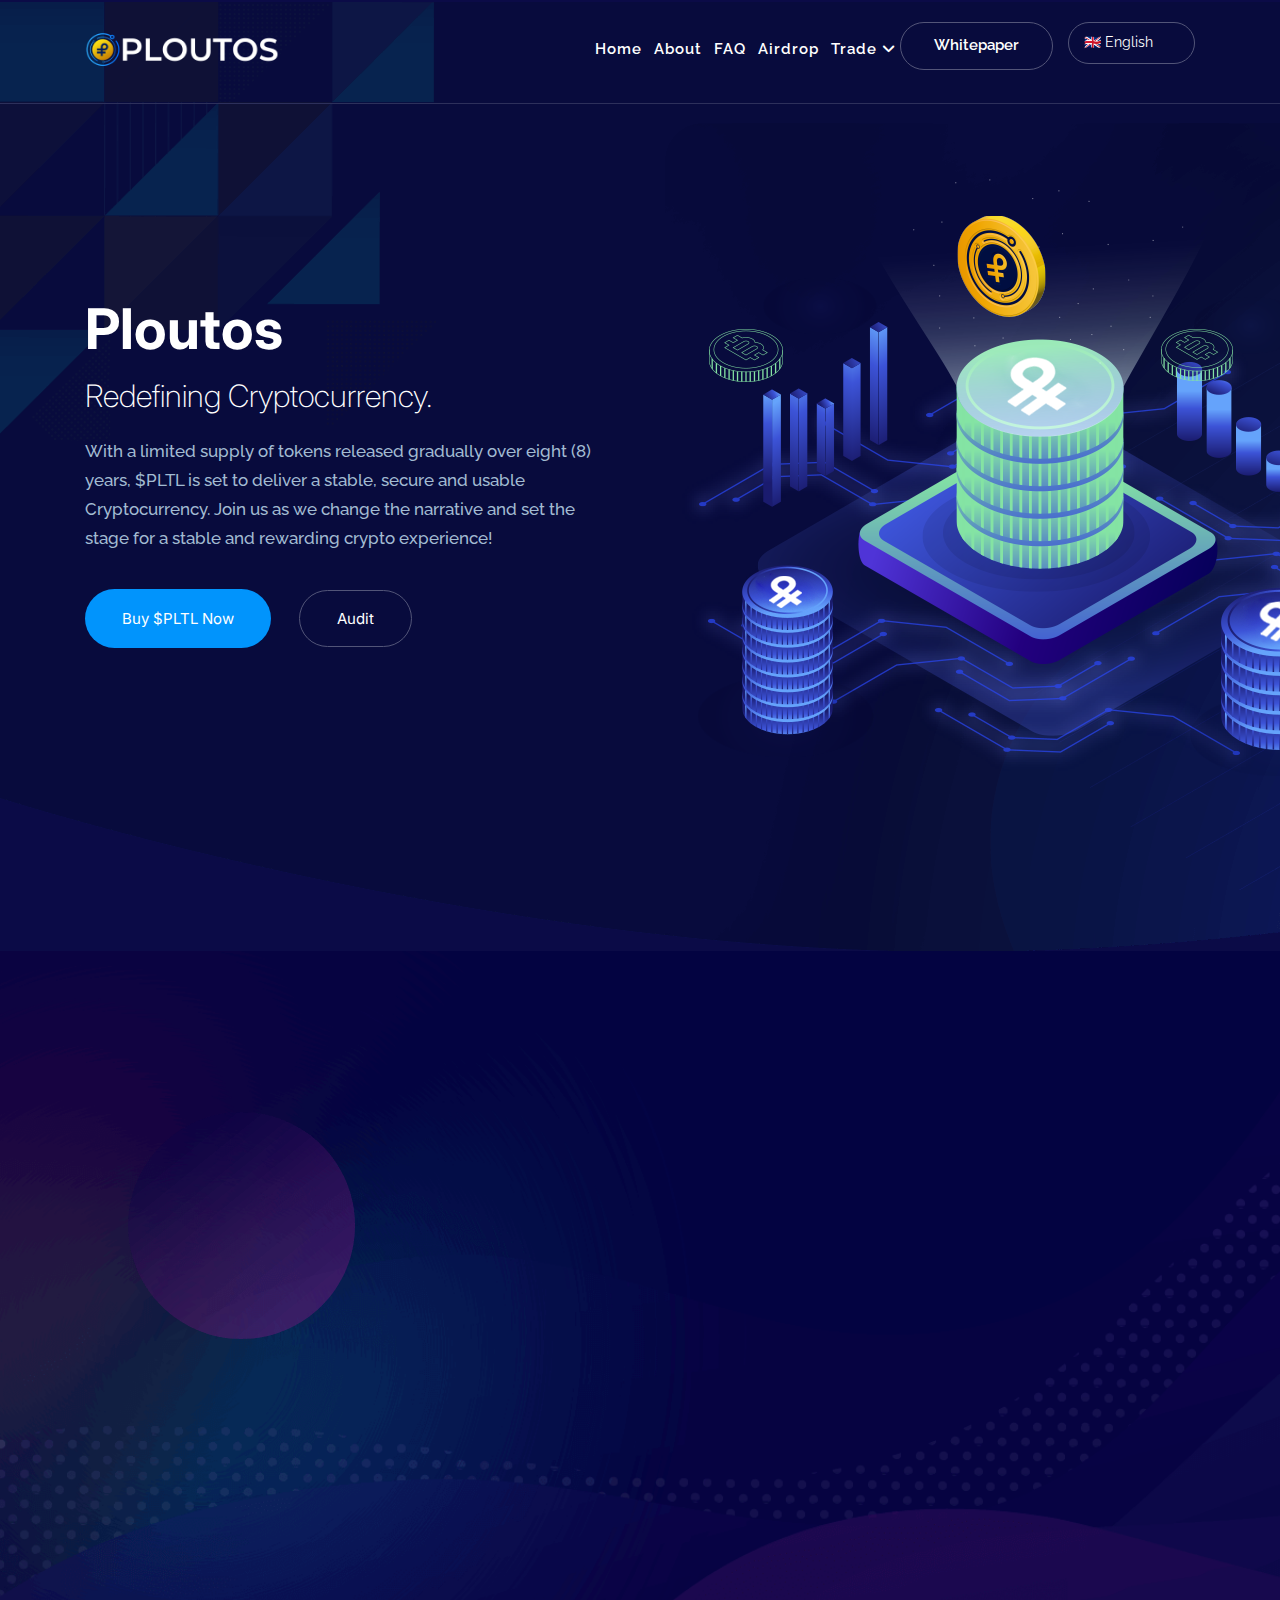
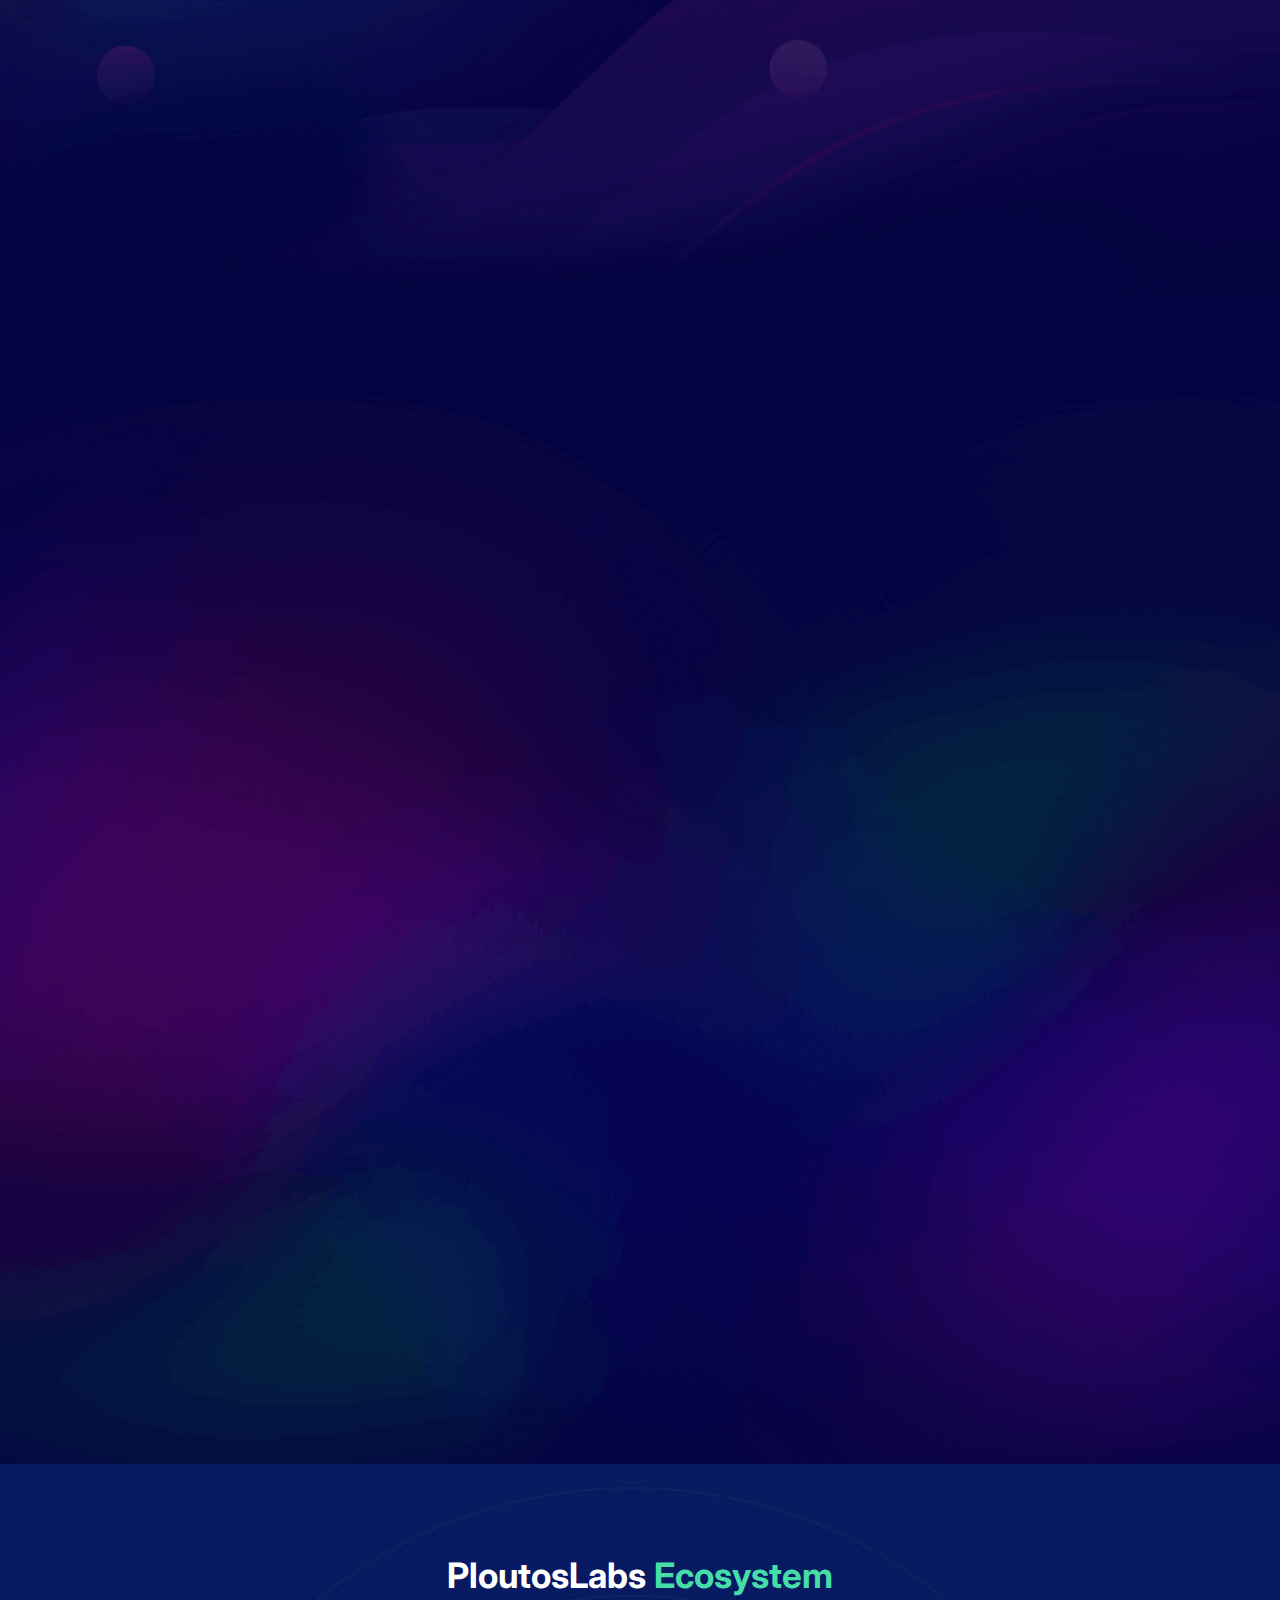
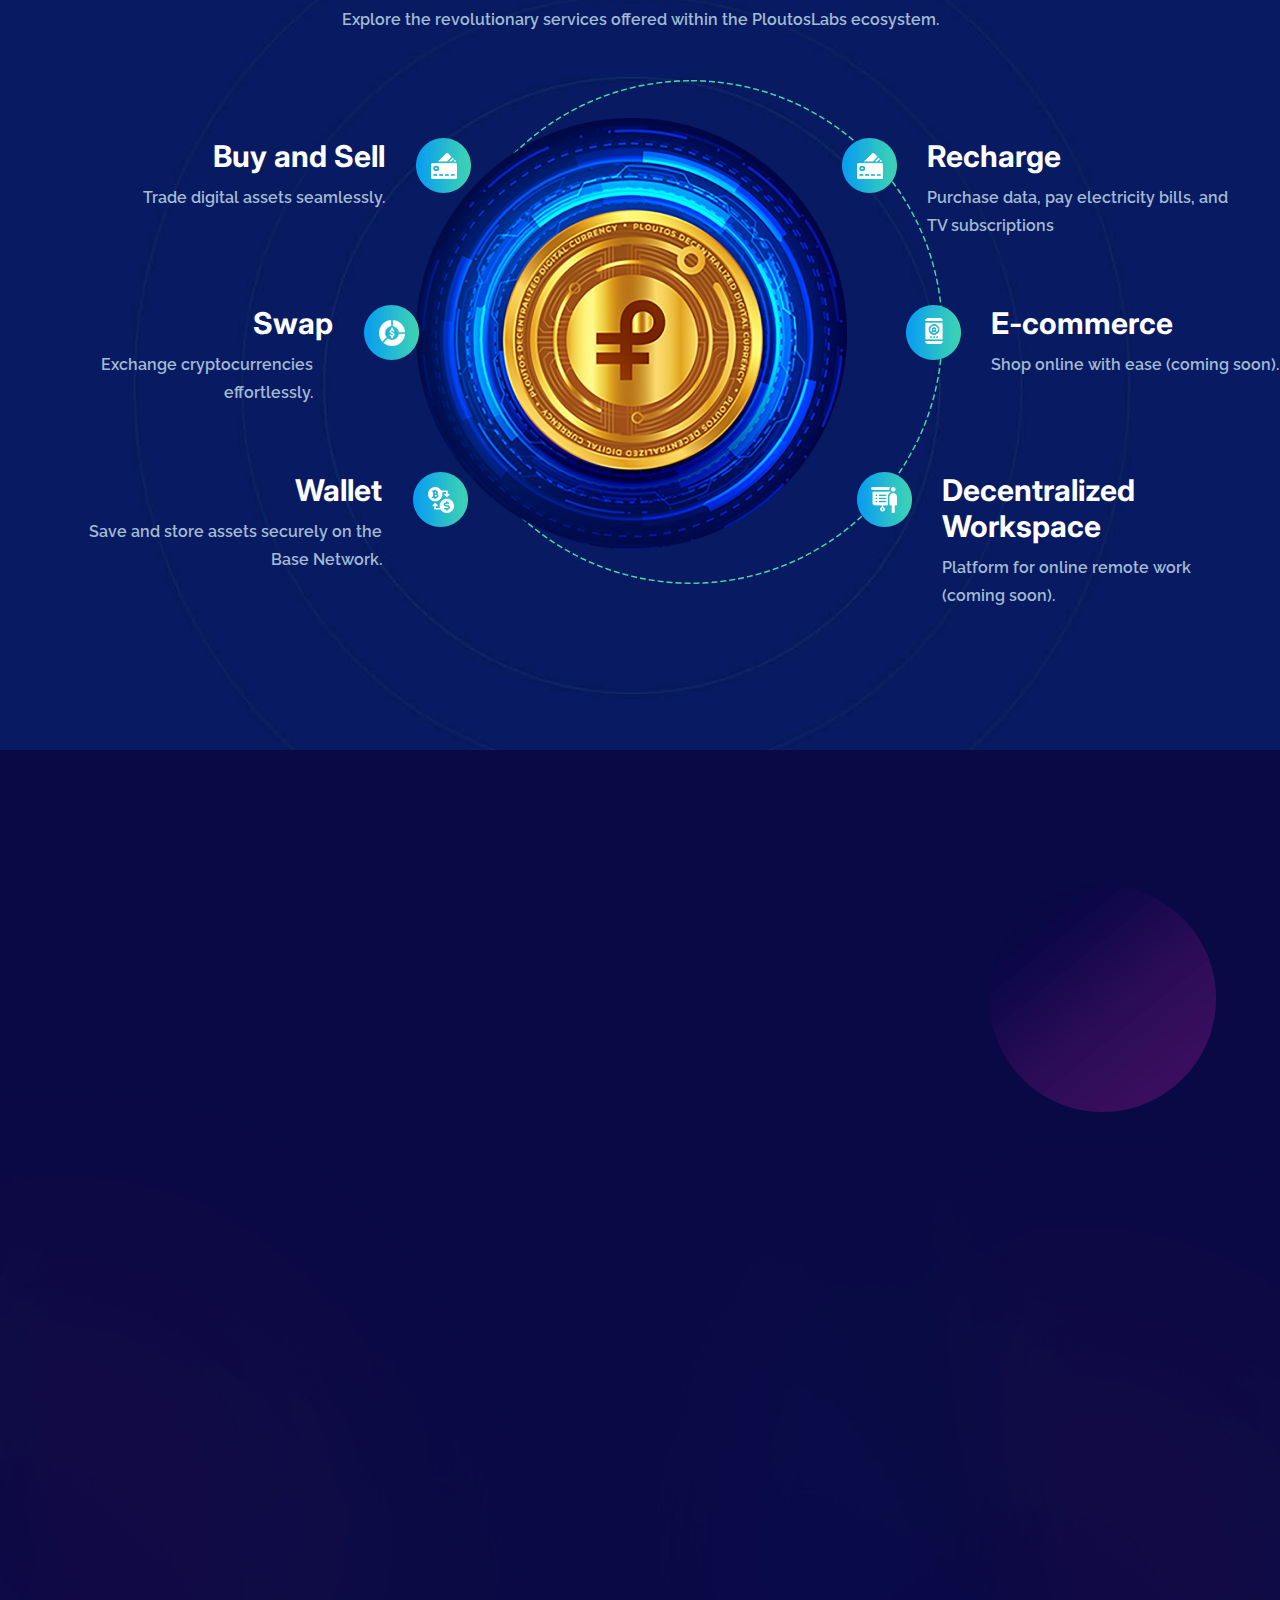
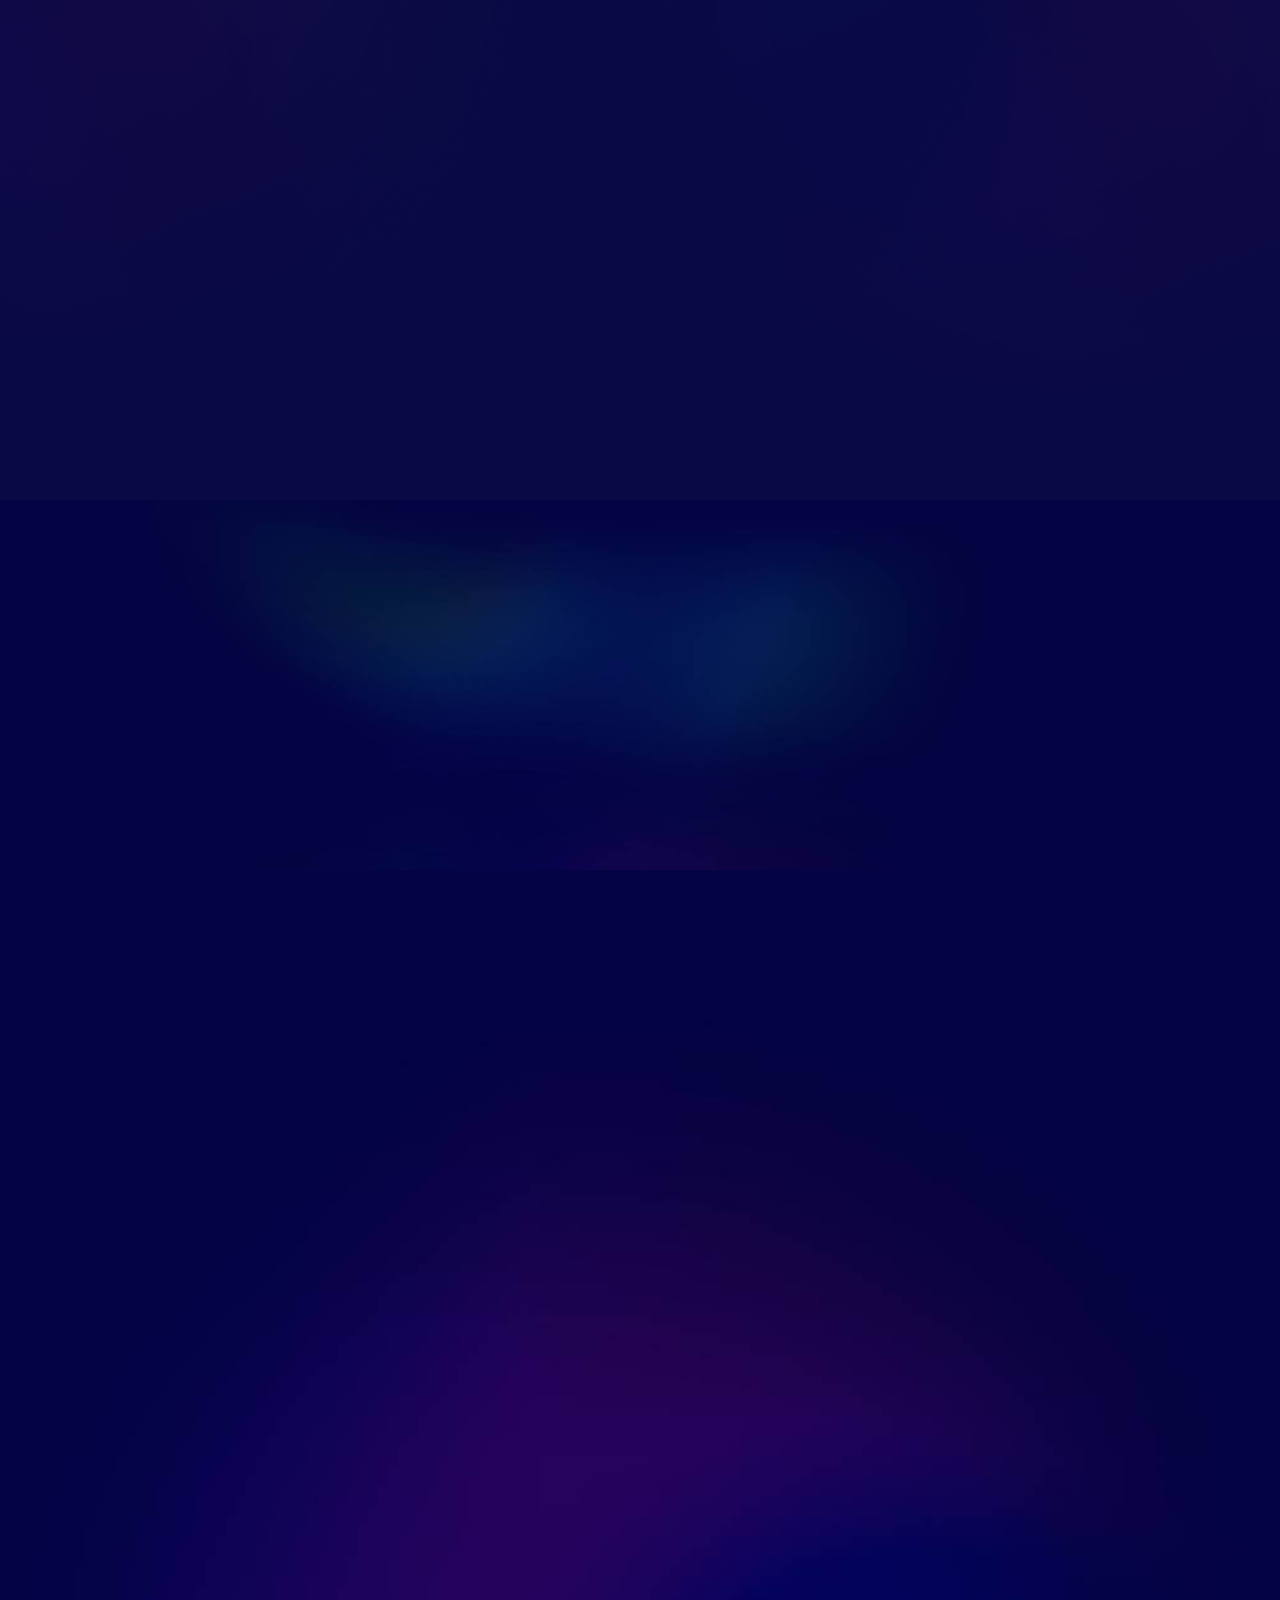
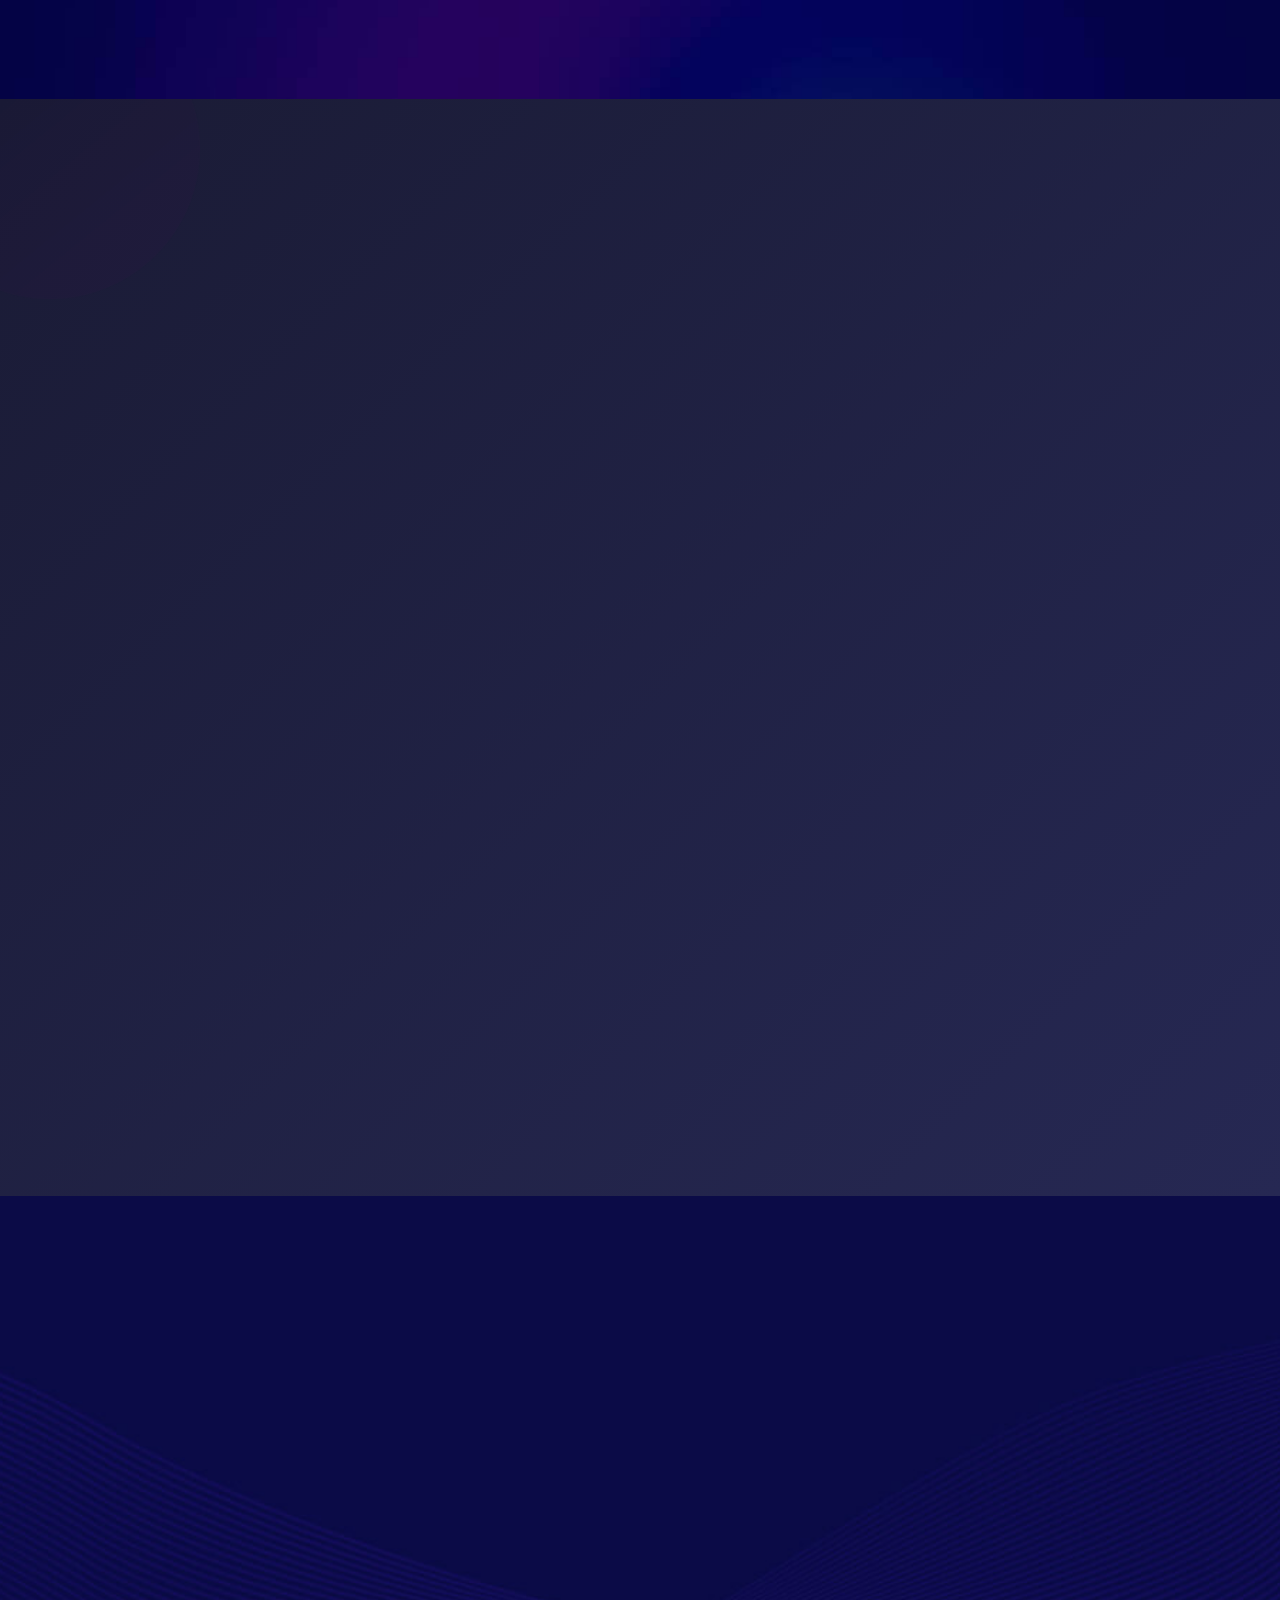
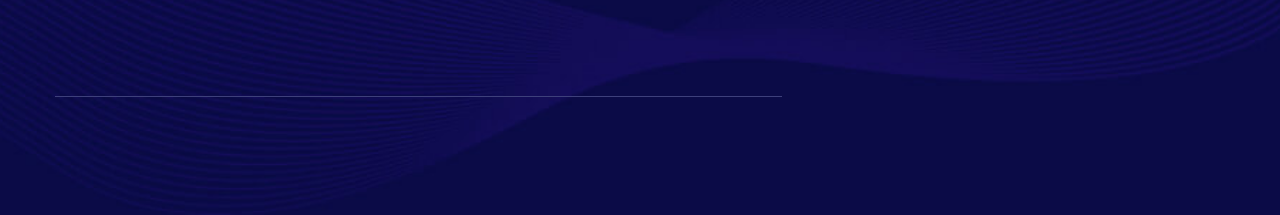
<file: index.html>
<!DOCTYPE html>
<html lang="en-US">
  <head>
    <meta charset="UTF-8" />
    <meta http-equiv="x-ua-compatible" content="ie=edge" />

    <title data-translate="siteTitle">
      Ploutos: Revolutionizing the use of Cryptocurrency in the world
    </title>
    <meta
      name="description"
      data-translate="description"
      content="Join Ploutos on the BASE Network to experience unmatched scalability and real-world cryptocurrency applications. Secure, innovative, and user-friendly—discover how Ploutos is redefining digital finance."
    />
    <meta name="viewport" content="width=device-width, initial-scale=1" />
    <meta
      name="keywords"
      data-translate="keywords"
      content="Ploutos, cryptocurrency, blockchain, digital finance, future of finance"
    />
    <meta property="og:title" content="Ploutos" />
    <meta
      property="og:description"
      data-translate="ogDescription"
      content="Revolutionizing the use of Cryptocurrency in the world"
    />
    <meta
      property="og:image"
      content="https://i.postimg.cc/fyg7ddkn/Ploutos-B1-1.png"
    />
    <meta property="og:url" content="https://ploutooslabs.io" />
    <meta
      name="twitter:card"
      content="https://i.postimg.cc/fyg7ddkn/Ploutos-B1-1.png"
    />
    <meta name="twitter:title" content="Ploutos" />
    <meta
      name="twitter:description"
      data-translate="ogDescription"
      content="Revolutionizing the use of Cryptocurrency in the world"
    />
    <meta
      name="twitter:image"
      content="https://i.postimg.cc/fyg7ddkn/Ploutos-B1-1.png"
    />

    <link
      href="https://cdnjs.cloudflare.com/ajax/libs/font-awesome/5.15.4/css/all.min.css"
      rel="stylesheet"
    />

    <!-- Favicon -->
    <link
      rel="icon"
      type="image/png"
      sizes="56x56"
      href="assets/images/fav-icon/favicon.svg"
    />
    <!-- bootstrap CSS -->
    <link
      rel="stylesheet"
      href="assets/css/bootstrap.min.css"
      type="text/css"
      media="all"
    />
    <link
      rel="stylesheet"
      href="https://cdn.datatables.net/1.11.3/css/jquery.dataTables.min.css"
      type="text/css"
      media="all"
    />
    <!-- Jquery UI Tab css -->
    <link
      rel="stylesheet"
      href="assets/css/jquery-ui.min.css"
      type="text/css"
      media="all"
    />
    <!-- carousel CSS -->
    <link
      rel="stylesheet"
      href="assets/css/owl.carousel.min.css"
      type="text/css"
      media="all"
    />
    <!-- nivo-slider CSS -->
    <link
      rel="stylesheet"
      href="assets/css/nivo-slider.css"
      type="text/css"
      media="all"
    />
    <!-- animate CSS -->
    <link
      rel="stylesheet"
      href="assets/css/animate.css"
      type="text/css"
      media="all"
    />
    <!-- animated-text CSS -->
    <link
      rel="stylesheet"
      href="assets/css/animated-text.css"
      type="text/css"
      media="all"
    />
    <!-- font-awesome CSS -->
    <link
      rel="stylesheet"
      href="assets/css/all.min.css"
      type="text/css"
      media="all"
    />
    <!-- font-flaticon CSS -->
    <link
      rel="stylesheet"
      href="assets/css/flaticon.css"
      type="text/css"
      media="all"
    />
    <!-- theme-default CSS -->
    <link
      rel="stylesheet"
      href="assets/css/theme-default.css"
      type="text/css"
      media="all"
    />
    <!-- meanmenu CSS -->
    <link
      rel="stylesheet"
      href="assets/css/meanmenu.min.css"
      type="text/css"
      media="all"
    />
    <!-- Main Style CSS -->
    <link rel="stylesheet" href="style.css" type="text/css" media="all" />
    <!-- transitions CSS -->
    <link
      rel="stylesheet"
      href="assets/css/owl.transitions.css"
      type="text/css"
      media="all"
    />
    <!-- venobox CSS -->
    <link
      rel="stylesheet"
      href="venobox/venobox.css"
      type="text/css"
      media="all"
    />
    <!-- widget CSS -->
    <link
      rel="stylesheet"
      href="assets/css/widget.css"
      type="text/css"
      media="all"
    />
    <!-- Swiper Slider -->
    <link
      rel="stylesheet"
      href="assets/css/animate.min.css"
      type="text/css"
      media="all"
    />
    <link
      rel="stylesheet"
      href="assets/css/custom-animation.css"
      type="text/css"
      media="all"
    />
    <link
      rel="stylesheet"
      href="assets/css/responsive.css"
      type="text/css"
      media="all"
    />
    <link
      rel="stylesheet"
      href="assets/css/scrollCue.css"
      type="text/css"
      media="all"
    />
  </head>

  <body>
    <!-- Header will be injected here -->
    <div id="header-container"></div>

    <!--==================================================-->
    <!--home Section-->
    <!--===================================================-->
    <div id="home" class="slider-area d-flex align-items-center">
      <div class="container">
        <div class="mobile-header">
          <div class="language-selector">
            <select onchange="setLanguage(this.value)">
              <option value="en">🇬🇧 English</option>
              <option value="fr">🇫🇷 Français</option>
            </select>
          </div>
        </div>
        <div class="row align-items-center">
          <div class="col-lg-6 col-md-6">
            <div class="slider-content">
              <h1 class="wow fadeInUp" data-wow-delay=".1s">
                Ploutos<span> </span>
              </h1>
              <h4
                class="wow fadeInUp"
                data-wow-delay=".3s"
                data-translate="homeTitle"
              >
                Redefining Cryptocurrency.
              </h4>
              <p
                class="wow fadeInUp"
                data-wow-delay=".5s"
                data-translate="homeSubTitle"
              >
                With a limited supply of tokens released gradually over eight
                (8) years, $PLTL is set to deliver a stable, secure and usable
                Cryptocurrency. Join us as we change the narrative and set the
                stage for a stable and rewarding crypto experience!.
              </p>
              <div class="d-flex align-items-center">
                <div class="slider-button wow fadeInUp" data-wow-delay=".6s">
                  <a href="https://app.ploutoslabs.io" data-translate="buy"
                    >Buy $PLTL Now</a
                  >
                </div>
                <div class="slider-btn wow fadeInUp" data-wow-delay=".6s">
                  <a
                    href="https://www.coinscope.co/coin/pltl/audit"
                    data-translate="audit"
                  >
                    <img
                      class="audit-img"
                      src="assets/images/audit.svg"
                      alt="Coinscope"
                    />
                    Audit</a
                  >
                </div>
              </div>
            </div>
          </div>
          <div class="col-lg-6 col-md-6">
            <div class="slider-thumb wow fadeInUp" data-wow-delay=".6s">
              <img src="assets/images/hero1.png" alt="" />
              <div class="hero-shape bounce-animate3">
                <img src="assets/images/hero/hero2.png" alt="" />
              </div>
              <div class="hero-shape2 bounce-animate4">
                <img src="assets/images/hero3.png" alt="" />
              </div>
              <div class="hero-shape3 bounce-animate2">
                <img src="assets/images/hero/hero4.png" alt="" />
              </div>
            </div>
          </div>
        </div>
      </div>
      <div class="shape">
        <img src="assets/images/hero/shape.png" alt="" />
      </div>
    </div>

    <!-- about section -->
    <div id="about" class="about-section style-three pt-100 pb-50">
      <div class="container">
        <div class="row">
          <div class="col-lg-12" data-cue="zoomIn">
            <div class="dreamit-section-title two text-center pb-20">
              <div class="dreamit-section-sub-title">
                <h5 data-translate="about">
                  <img
                    src="assets/images/new/title-img.png"
                    alt="About Title"
                  />
                  About
                </h5>
              </div>
              <div class="dreamit-section-main-title">
                <h2 data-translate="aboutTitle">About Ploutos</h2>
              </div>
              <div class="dreamit-section-content-text">
                <p data-translate="aboutSubTitle">
                  **Revolutionizing Digital Finance** PLOUTOS is more than just
                  a cryptocurrency; it is a visionary project aimed at reshaping
                  the future of digital finance. Built on innovation,
                  transparency, and utility, $PLTL is setting new standards for
                  global adoption.
                </p>
              </div>
            </div>
          </div>
        </div>
        <div class="row pt-30 align-items-center">
          <div class="col-lg-6 col-md-6" data-cue="zoomIn">
            <div class="about-box">
              <div class="about-thumb">
                <img
                  src="assets/images/about/about-2.png"
                  alt="About Ploutos"
                />
                <div class="about-shape">
                  <img
                    src="assets/images/new/about-shape.png"
                    alt="Decorative Shape"
                  />
                </div>
              </div>
            </div>
          </div>
          <div class="col-lg-6 col-md-6" data-cue="zoomIn">
            <div class="about-single-icon-box d-flex" data-wow-delay=".1s">
              <div class="about-icon-thumb">
                <img src="assets/images/new/icon.png" alt="Principles Icon" />
              </div>
              <div class="about-content">
                <h2 data-translate="corePrinciples">Core Principles</h2>
                <p data-translate="corePrinciplesSubTitle">
                  Ploutos is founded on three pillars: **innovation,
                  transparency, and utility**, addressing gaps in traditional
                  cryptocurrencies.
                </p>
              </div>
            </div>
            <div class="about-single-icon-box d-flex" data-wow-delay=".2s">
              <div class="about-icon-thumb">
                <img src="assets/images/new/icon2.png" alt="Scalability Icon" />
              </div>
              <div class="about-content">
                <h2 data-translate="unmatchedScalability">
                  Unmatched Scalability
                </h2>
                <p data-translate="unmatchedScalabilitySubTitle">
                  Built on the **BASE network**, Ploutos ensures unmatched
                  processing speeds and scalability for high transaction
                  volumes.
                </p>
              </div>
            </div>
            <div class="about-single-icon-box d-flex" data-wow-delay=".3s">
              <div class="about-icon-thumb">
                <img
                  src="assets/images/new/icon3.png"
                  alt="Real-World Application Icon"
                />
              </div>
              <div class="about-content">
                <h2 data-translate="realWorldApplication">
                  Real-World Application
                </h2>
                <p data-translate="realWorldApplicationSubTitle">
                  Ploutos aims to drive **widespread adoption** with practical
                  use cases, setting a new standard for usability in digital
                  finance.
                </p>
              </div>
            </div>
            <div class="d-flex align-items-center justify-content-between">
              <div class="about-btn">
                <a href="#" data-translate="readMore"
                  ><i class="flaticon-plus"></i> Read More</a
                >
              </div>
              <div class="about-btn">
                <a
                  href="assets/images/kyc.png"
                  target="_blank"
                  data-translate="kyc"
                >
                  <img
                    class="kyc-img"
                    src="assets/images/kyc.svg"
                    alt="Coinscope KYC"
                  />
                  KYC
                </a>
              </div>
            </div>
          </div>
        </div>
        <div class="about-shape-one bounce-animate2">
          <img src="assets/images/new/round.png" alt="Decorative Shape" />
        </div>
      </div>
    </div>

    <!-- service section -->
    <div class="service-section style-three pt-50 pb-80">
      <div class="container">
        <div class="row">
          <div class="col-lg-12" data-cue="zoomIn">
            <div class="dreamit-section-title two text-center pb-20">
              <div class="dreamit-section-sub-title">
                <h5 data-translate="features">
                  <img width="24" src="assets/images/icon.png" alt="" />
                  Features
                </h5>
              </div>
              <div class="dreamit-section-main-title">
                <h3 data-translate="featuresTitle">CORE FEATURES</h3>
              </div>
              <div class="dreamit-section-content-text">
                <p data-translate="featuresSubTitle">
                  Discover some of the powerful features that set $PLTL apart
                  and makes it the game changer.
                </p>
              </div>
            </div>
          </div>
        </div>
        <div class="row pt-40">
          <div class="col-lg-6 col-md-6" data-cue="zoomIn">
            <div class="single-service-box d-flex">
              <div class="service-thumb">
                <img src="assets/images/new/dolar.png" alt="" />
              </div>
              <div class="service-content">
                <h3 data-translate="enhancedSecurity">
                  Enhanced Security on ALL Platforms
                </h3>
                <p data-translate="enhancedSecuritySubTitle">
                  The PLOUTOS project is based on integrity and trust. We
                  prioritize the safety of our users. Our smart contract
                  underwent a rigorous auditing by Industry leaders
                  (Cyberscope.io) to identify and mitigate potential
                  vulnerabilities, thereby ensuring maximum security for our
                  users on the platform.
                </p>
              </div>
            </div>
          </div>
          <div class="col-lg-6 col-md-6" data-cue="zoomIn">
            <div class="single-service-box d-flex">
              <div class="service-thumb">
                <img src="assets/images/new/dolar2.png" alt="" />
              </div>
              <div class="service-content">
                <h3 data-translate="nftDevelopment">
                  NFT Development and Partnerships
                </h3>
                <p data-translate="nftDevelopmentSubTitle">
                  Collaborating with established NFT ecosystems to introduce
                  unique digital assets, fostering creativity and ownership in
                  the digital space. Partnering with these platforms can foster
                  a vibrant digital art and collectible marketplace.
                </p>
              </div>
            </div>
          </div>
          <div class="col-lg-6 col-md-6" data-cue="zoomIn">
            <div class="single-service-box d-flex">
              <div class="service-thumb">
                <img src="assets/images/new/dolar3.png" alt="" />
              </div>
              <div class="service-content">
                <h3 data-translate="ploutosPay">
                  PLOUTOS Pay with Telegram App & Smart Wallet
                </h3>
                <p data-translate="ploutosPaySubTitle">
                  This feature enables an easier user experience when it comes
                  to seamless crypto transactions. By integrating the CoinBase
                  smart wallet on Telegram, we have successfully brought
                  cryptocurrency to users at their most comfortable locations
                  i.e on their chat spaces. This integration also enhances
                  accessibility and usability of $PLTL as well as other tokens
                  on the BASE network.
                </p>
              </div>
            </div>
          </div>
          <div class="col-lg-6 col-md-6" data-cue="zoomIn">
            <div class="single-service-box d-flex">
              <div class="service-thumb">
                <img src="assets/images/new/dolar4.png" alt="" />
              </div>
              <div class="service-content">
                <h3 data-translate="communityEngagement">
                  Community Engagement
                </h3>
                <p data-translate="communityEngagementSubTitle">
                  Our community is very important to us. This is why we
                  prioritize community engagement and sustainability through
                  various programs, partnerships, contributing to a greener
                  future, and Airdrop with the aim of empowering our community
                  and reward early adopters.
                </p>
              </div>
            </div>
          </div>
        </div>
      </div>
    </div>

    <!-- ecosystem section -->
    <div class="service-section style-two pt-90 pb-120">
      <div class="container">
        <div class="row">
          <div class="col-lg-12">
            <div class="dreamit-section-title-two text-center pb-20">
              <div class="dreamit-section-main-title">
                <h2>
                  PloutosLabs <span data-translate="ecosystem">Ecosystem</span>
                </h2>
              </div>
              <div class="dreamit-section-content-text-inner">
                <p data-translate="ecosystemSubTitle">
                  Explore the revolutionary services offered within the
                  PloutosLabs ecosystem.
                </p>
              </div>
            </div>
          </div>
        </div>
        <div class="row pt-40">
          <div class="col-lg-4 col-md-6">
            <div class="row">
              <div class="col-lg-12 col-md-12">
                <div class="single-service-box">
                  <div class="service-thumb">
                    <img src="assets/images/service/six.png" alt="" />
                  </div>
                  <div class="service-conmtent">
                    <h3 data-translate="buyAndSell">Buy and Sell</h3>
                    <p data-translate="buyAndSellSubTitle">
                      Trade digital assets seamlessly. <br />
                      <a
                        href="#"
                        class="smart-app-link"
                        data-translate="learnMore"
                        >Learn More...</a
                      >
                    </p>
                  </div>
                </div>
              </div>
              <div class="col-lg-12 col-md-12">
                <div class="single-service-box two">
                  <div class="service-thumb">
                    <img src="assets/images/service/four.png" alt="" />
                  </div>
                  <div class="service-conmtent">
                    <h3 data-translate="swap">Swap</h3>
                    <p
                      style="padding-right: 20px"
                      data-translate="swapSubTitle"
                    >
                      Exchange cryptocurrencies effortlessly. <br />
                      <a
                        href="#"
                        class="smart-app-link"
                        data-translate="learnMore"
                        >Learn More...</a
                      >
                    </p>
                  </div>
                </div>
              </div>
              <div class="col-lg-12">
                <div class="single-service-box three">
                  <div class="service-thumb">
                    <img src="assets/images/service/five.png" alt="" />
                  </div>
                  <div class="service-conmtent">
                    <h3 data-translate="wallet">Wallet</h3>
                    <p data-translate="walletSubTitle">
                      Save and store assets securely on the Base Network. <br />
                      <a
                        href="#"
                        class="smart-app-link"
                        data-translate="learnMore"
                        >Learn More...</a
                      >
                    </p>
                  </div>
                </div>
              </div>
            </div>
          </div>
          <div class="col-lg-4 col-md-6">
            <div class="shape15 rotateme">
              <img src="assets/images/service/three.png" alt="" />
            </div>
            <div class="shape18">
              <img src="assets/images/about.png" alt="" />
            </div>
          </div>
          <div class="col-lg-4 col-md-6">
            <div class="row">
              <div class="col-lg-12">
                <div class="single-service-box-two">
                  <div class="service-thumb">
                    <img src="assets/images/service/six.png" alt="" />
                  </div>
                  <div class="service-conmtent">
                    <h3 data-translate="recharge">Recharge</h3>
                    <p data-translate="rechargeSubTitle">
                      Purchase data, pay electricity bills, and TV subscriptions
                    </p>
                  </div>
                </div>
              </div>
              <div class="col-lg-12">
                <div class="single-service-box-two five">
                  <div class="service-thumb">
                    <img src="assets/images/service/seven.png" alt="" />
                  </div>
                  <div class="service-conmtent">
                    <h3 data-translate="ecommerce">E-commerce</h3>
                    <p data-translate="ecommerceSubTitle">
                      Shop online with ease (coming soon).
                    </p>
                  </div>
                </div>
              </div>
              <div class="col-lg-12">
                <div class="single-service-box-two six">
                  <div class="service-thumb">
                    <img src="assets/images/service/eight.png" alt="" />
                  </div>
                  <div class="service-conmtent">
                    <h3 data-translate="workspace">Decentralized Workspace</h3>
                    <p data-translate="workspaceSubTitle">
                      Platform for online remote work (coming soon).
                    </p>
                  </div>
                </div>
              </div>
            </div>
          </div>
        </div>
      </div>
    </div>

    <!-- Virtual Card Sales Section -->
    <div id="virtual-cards" class="virtual-card-section pt-100 pb-100">
      <div class="container">
        <div class="row">
          <div class="col-lg-12" data-cue="zoomIn">
            <div class="dreamit-section-title two text-center pb-20">
              <div class="dreamit-section-sub-title">
                <h5 data-translate="virtualCards">
                  <img
                    src="assets/images/new/title-img.png"
                    alt="Virtual Cards"
                  />
                  Virtual Cards
                </h5>
              </div>
              <div class="dreamit-section-main-title">
                <h2 data-translate="virtualCardSales">
                  Virtual Card Sales Tracker
                </h2>
              </div>
              <div class="dreamit-section-content-text">
                <p data-translate="virtualCardSubTitle">
                  Track real-time sales of Ploutos virtual cards - a core
                  feature of our ecosystem enabling seamless crypto transactions
                  worldwide.
                </p>
              </div>
            </div>
          </div>
        </div>

        <!-- Virtual Card Introduction -->
        <div class="row pt-40 align-items-center">
          <div class="col-lg-6 col-md-6" data-cue="slideInLeft">
            <div class="virtual-card-intro-content">
              <h3 data-translate="introducingVirtualCard">
                Introducing Ploutos Virtual Card
              </h3>
              <p data-translate="virtualCardIntroDesc">
                Experience seamless crypto spending with our virtual debit card.
                Shop online, pay bills, and make purchases anywhere Visa is
                accepted - all powered by your $PLTL tokens and other
                cryptocurrencies.
              </p>

              <div class="card-features-list">
                <div
                  class="single-card-feature d-flex align-items-center mb-15"
                >
                  <div class="feature-icon">
                    <i class="fas fa-shield-alt"></i>
                  </div>
                  <div class="feature-content ml-15">
                    <h6 data-translate="instantActivation">
                      Instant Activation
                    </h6>
                  </div>
                </div>

                <div
                  class="single-card-feature d-flex align-items-center mb-15"
                >
                  <div class="feature-icon">
                    <i class="fas fa-globe"></i>
                  </div>
                  <div class="feature-content ml-15">
                    <h6 data-translate="globalAcceptance">Global Acceptance</h6>
                  </div>
                </div>

                <div
                  class="single-card-feature d-flex align-items-center mb-15"
                >
                  <div class="feature-icon">
                    <i class="fas fa-bolt"></i>
                  </div>
                  <div class="feature-content ml-15">
                    <h6 data-translate="realTimeConversion">
                      Real-time Conversion
                    </h6>
                  </div>
                </div>
              </div>
            </div>
          </div>

          <div class="col-lg-6 col-md-6" data-cue="slideInRight">
            <div class="virtual-card-mockup">
              <div class="card-display-container">
                <div class="virtual-card-main">
                  <div class="card-gradient-bg"></div>
                  <div class="card-content">
                    <div class="card-logo">
                      <img src="assets/images/logo.png" alt="Ploutos" />
                    </div>
                    <div class="card-chip">
                      <div class="chip-design"></div>
                    </div>
                    <div class="card-number">
                      <span>•••• •••• •••• 1234</span>
                    </div>
                    <div class="card-info">
                      <div class="card-holder">
                        <span class="label" data-translate="cardHolder"
                          >CARD HOLDER</span
                        >
                        <span class="name">JOHN CRYPTO</span>
                      </div>
                      <div class="card-expiry">
                        <span class="label" data-translate="validThru"
                          >VALID THRU</span
                        >
                        <span class="date">12/28</span>
                      </div>
                    </div>
                    <div class="card-network">
                      <i class="fab fa-cc-visa"></i>
                    </div>
                  </div>
                  <div class="card-glow"></div>
                </div>

                <!-- Floating elements for animation -->
                <div class="floating-card-elements">
                  <div class="floating-element security">
                    <i class="fas fa-shield-alt"></i>
                    <span data-translate="secureTransactions">Secure</span>
                  </div>
                  <div class="floating-element instant">
                    <i class="fas fa-bolt"></i>
                    <span data-translate="instantActivation">Instant</span>
                  </div>
                  <div class="floating-element global">
                    <i class="fas fa-globe"></i>
                    <span data-translate="globalAcceptance">Global</span>
                  </div>
                </div>
              </div>
            </div>
          </div>
        </div>

        <!-- Sales Stats and CTA -->
        <div class="row pt-60 justify-content-center">
          <div class="col-lg-8 col-md-10" data-cue="zoomIn">
            <div class="virtual-card-stats-cta text-center">
              <div class="stats-content">
                <h4 data-translate="joinThousands">Join Thousands of Users</h4>
                <div class="sales-counter">
                  <span
                    class="counter-number"
                    id="total-cards-sold"
                    data-translate="totalCardsSoldValue"
                    >Loading...</span
                  >
                  <span class="counter-label" data-translate="cardsSoldLabel"
                    >Cards Sold</span
                  >
                </div>
                <p data-translate="cardsSoldDescription">
                  Thousands of users are already enjoying the freedom of
                  spending crypto with our virtual cards.
                </p>
              </div>
              <div class="virtual-card-btn mt-40">
                <a href="#" class="dreamit-btn smart-app-link">
                  <span data-translate="getYourCard"
                    >Get Your Virtual Card</span
                  >
                  <i class="fas fa-arrow-right"></i>
                </a>
              </div>
            </div>
          </div>
        </div>
      </div>

      <!-- Background shapes -->
      <div class="virtual-card-shape-one bounce-animate2">
        <img src="assets/images/new/round.png" alt="Decorative Shape" />
      </div>
    </div>

    <!-- table -->
    <div class="table-section pt-80 pb-80">
      <div class="container">
        <div class="row">
          <div class="table-responsive box" data-cue="zoomIn">
            <div class="table-responsive-content">
              <h2 data-translate="currentMarket">Current Market</h2>
              <span id="market-change" data-translate="marketChangeValue"
                >+0.00%</span
              >
              <p data-translate="marketChange">
                Market change in the last 24 hours
              </p>
            </div>
            <!-- Add a scrollable wrapper -->
            <div class="table-scrollable">
              <table id="example" class="table table-striped table-bordered">
                <thead>
                  <tr>
                    <th data-translate="allTokens">All Tokens</th>
                    <th data-translate="price">Price</th>
                    <th data-translate="totalVolume">Total Volume</th>
                    <th data-translate="oneHour">1H</th>
                    <th data-translate="twentyFourHours">24H</th>
                    <th data-translate="sevenDays">7D</th>
                  </tr>
                </thead>
                <tbody id="crypto-table-body">
                  <!-- Dynamic data will be injected here -->
                </tbody>
              </table>
            </div>
          </div>
        </div>
      </div>
    </div>

    <!-- faq section -->
    <div id="faq" class="faq-section style-four pt-100 pb-100">
      <div class="container">
        <div class="row">
          <div class="col-lg-12" data-cue="zoomIn">
            <div class="dreamit-section-title two text-center pb-20">
              <div class="dreamit-section-sub-title">
                <h5 data-translate="faqs">
                  <img src="assets/images/new/title-img.png" alt="" /> FAQS
                </h5>
              </div>
              <div class="dreamit-section-main-title">
                <h2 data-translate="frequentlyAskedQuestions">
                  Frequently asked Question
                </h2>
              </div>
              <div class="dreamit-section-content-text">
                <p data-translate="frequentlyAskedQuestionsSubTitle">
                  Find answers to some of the most commonly asked questions
                  about our services and operations.
                </p>
              </div>
            </div>
          </div>
        </div>
        <div class="row align-items-center pt-20">
          <div class="col-lg-6 col-md-12" data-cue="zoomIn">
            <div class="tab_container">
              <h3
                class="d_active tab_drawer_heading"
                data-translate="frequentlyAskedQuestions"
              >
                Frequently Asked Questions
              </h3>
              <div>
                <ul class="accordion">
                  <li>
                    <a data-translate="whatIsPloutos">What is Ploutos?</a>
                    <p data-translate="whatIsPloutosAnswer">
                      Ploutos is a utility token built on the BASE network. The
                      BASE network is a Layer 2 EVM network.
                    </p>
                  </li>
                  <li>
                    <a data-translate="howCanIBuyPloutos"
                      >How can I Buy Ploutos?</a
                    >
                    <p data-translate="howCanIBuyPloutosAnswer">
                      You can BUY Ploutos tokens in the presale stage right now
                      on our Telegram bot.
                    </p>
                  </li>
                  <li>
                    <a data-translate="whatWillPloutosBeUsedFor"
                      >What will Ploutos be used for?</a
                    >
                    <p data-translate="whatWillPloutosBeUsedForAnswer">
                      Ploutos will be used for e-commerce purchases, as a means
                      of exchange, and a store of value. The Ploutoslabs team is
                      focused on development that will bring real value to the
                      Ploutos token and expanding the use of cryptocurrency at
                      large.
                    </p>
                  </li>
                  <li>
                    <a data-translate="futureDevelopments"
                      >What future developments do we expect from
                      Ploutoslabs?</a
                    >
                    <p data-translate="futureDevelopmentsAnswer">
                      In the immediate future, the Ploutoslabs team will finish
                      work on its e-commerce store, enabling users to buy
                      various products and pay directly in cryptocurrency,
                      including Ploutos tokens at launch. Users will also be
                      able to pay for utilities such as electricity bills and
                      cable subscriptions with partner cryptocurrencies via our
                      Telegram wallet, bringing real use cases to the crypto
                      space and the Ploutos token. Much more is to come.
                    </p>
                  </li>
                  <li>
                    <a data-translate="smartContractAudited"
                      >Is the Ploutos Smart contract Audited?</a
                    >
                    <p data-translate="smartContractAuditedAnswer">
                      Yes, the Ploutos Smart Contract is fully audited by
                      Cyberscope.io. You can find the Audit report
                      <a href="https://cyberscope.io" target="_blank">here</a>.
                    </p>
                  </li>
                  <li>
                    <a data-translate="teamDoxxed"
                      >Is the Ploutoslabs team DOXXED?</a
                    >
                    <p data-translate="teamDoxxedAnswer">
                      No, the Ploutoslabs team is not DOXXED. However, the team
                      has completed KYC with Cyberscope.io.
                    </p>
                  </li>
                  <li>
                    <a data-translate="utilitiesBuilt"
                      >What utilities has the Ploutoslabs team already built?</a
                    >
                    <p data-translate="utilAnswer">
                      Right now, you can enjoy the beautiful play-to-earn game
                      on the Ploutoslabs Telegram bot. You can BUY and SELL
                      cryptocurrencies directly with more than 18 fiat
                      currencies, swap more than 300 different cryptocurrencies
                      on various networks, all through the Ploutos wallet in the
                      Telegram bot.
                    </p>
                  </li>
                </ul>
              </div>
            </div>
            <!-- .tab_container -->
          </div>
          <div class="col-lg-6 col-md-12" data-cue="zoomIn">
            <div class="faq-thumb">
              <img src="assets/images/faq.png" alt="FAQ Illustration" />
            </div>
          </div>
        </div>
      </div>
    </div>

    <!-- Mobile App Download Section -->
    <div id="mobile-app" class="service-section style-three pt-100 pb-100">
      <div class="container">
        <div class="row">
          <div class="col-lg-12" data-cue="zoomIn">
            <div class="dreamit-section-title two text-center pb-20">
              <div class="dreamit-section-sub-title">
                <h5 data-translate="mobileApp">
                  <img src="assets/images/new/title-img.png" alt="Mobile App" />
                  Mobile App
                </h5>
              </div>
              <div class="dreamit-section-main-title">
                <h2 data-translate="downloadOurApp">Download Our App</h2>
              </div>
              <div class="dreamit-section-content-text">
                <p data-translate="downloadOurAppSubTitle">
                  Access Ploutos on the go with our mobile app. Available for
                  both iOS and Android devices, featuring seamless
                  cryptocurrency transactions, wallet management, and real-time
                  market data.
                </p>
              </div>
            </div>
          </div>
        </div>

        <div class="row align-items-center pt-40">
          <div class="col-lg-6 col-md-6" data-cue="slideInLeft">
            <div class="app-content">
              <div class="app-features">
                <div class="single-app-feature d-flex align-items-center mb-30">
                  <div class="app-feature-icon">
                    <i
                      class="flaticon-wallet"
                      style="font-size: 40px; color: #fff"
                    ></i>
                  </div>
                  <div class="app-feature-content ml-20">
                    <h4 data-translate="secureWallet">Secure Digital Wallet</h4>
                    <p data-translate="secureWalletDesc">
                      Store and manage your $PLTL tokens securely on your mobile
                      device
                    </p>
                  </div>
                </div>

                <div class="single-app-feature d-flex align-items-center mb-30">
                  <div class="app-feature-icon">
                    <i
                      class="fas fa-exchange-alt"
                      style="font-size: 40px; color: #fff"
                    ></i>
                  </div>
                  <div class="app-feature-content ml-20">
                    <h4 data-translate="instantTrades">Instant Trading</h4>
                    <p data-translate="instantTradesDesc">
                      Buy, sell, and swap cryptocurrencies instantly with
                      competitive rates
                    </p>
                  </div>
                </div>

                <div class="single-app-feature d-flex align-items-center mb-30">
                  <div class="app-feature-icon">
                    <i
                      class="fas fa-bell"
                      style="font-size: 40px; color: #fff"
                    ></i>
                  </div>
                  <div class="app-feature-content ml-20">
                    <h4 data-translate="realTimeAlerts">Real-time Alerts</h4>
                    <p data-translate="realTimeAlertsDesc">
                      Stay updated with price movements and market notifications
                    </p>
                  </div>
                </div>
              </div>

              <div
                class="app-download-buttons d-flex align-items-center flex-wrap mt-40"
              >
                <div class="download-btn mr-20 mb-20 position-relative">
                  <a
                    href="#"
                    class="app-store-btn d-flex align-items-center"
                    data-app-status="pending"
                    data-app-platform="ios"
                  >
                    <div class="app-btn-icon">
                      <i
                        class="fab fa-apple"
                        style="font-size: 30px; color: #fff"
                      ></i>
                    </div>
                    <div class="app-btn-content ml-15">
                      <span
                        style="font-size: 12px; color: #ccc"
                        data-translate="downloadOn"
                        >Download on the</span
                      >
                      <h5
                        style="margin: 0; color: #fff"
                        data-translate="appStore"
                      >
                        App Store
                      </h5>
                    </div>
                  </a>
                  <span class="pending-badge">Pending Review</span>
                </div>

                <div class="download-btn mr-20 mb-20 position-relative">
                  <a
                    href="https://play.google.com/store/apps/details?id=com.ploutoslabs"
                    class="google-play-btn d-flex align-items-center"
                    data-app-status="available"
                    target="_blank"
                  >
                    <div class="app-btn-icon">
                      <i
                        class="fab fa-google-play"
                        style="font-size: 30px; color: #fff"
                      ></i>
                    </div>
                    <div class="app-btn-content ml-15">
                      <span
                        style="font-size: 12px; color: #ccc"
                        data-translate="getItOn"
                        >GET IT ON</span
                      >
                      <h5
                        style="margin: 0; color: #fff"
                        data-translate="googlePlay"
                      >
                        Google Play
                      </h5>
                    </div>
                  </a>
                </div>

                <div class="download-btn mb-20 position-relative">
                  <a
                    href="#"
                    class="apk-download-btn d-flex align-items-center"
                    data-app-status="available"
                    data-app-platform="apk"
                  >
                    <div class="app-btn-icon">
                      <i
                        class="fas fa-download"
                        style="font-size: 30px; color: #fff"
                      ></i>
                    </div>
                    <div class="app-btn-content ml-15">
                      <span
                        style="font-size: 12px; color: #ccc"
                        data-translate="directDownload"
                        >Direct Download</span
                      >
                      <h5
                        style="margin: 0; color: #fff"
                        data-translate="apkFile"
                      >
                        APK File
                      </h5>
                    </div>
                  </a>
                  <span class="pending-badge" style="display: none"
                    >Available</span
                  >
                </div>
              </div>
            </div>
          </div>
          <!-- app mockup -->
          <div class="col-lg-6 col-md-6" data-cue="slideInRight">
            <div class="app-mockup-container text-center">
              <div class="phone-mockup">
                <div class="phone-frame">
                  <img
                    src="mockup.png"
                    alt="Ploutos Mobile App"
                    class="app-screenshot"
                  />
                </div>
                <div class="floating-elements">
                  <div class="floating-icon floating-icon-1">
                    <i class="fas fa-shield-alt"></i>
                  </div>
                  <div class="floating-icon floating-icon-2">
                    <i class="fas fa-bolt"></i>
                  </div>
                  <div class="floating-icon floating-icon-3">
                    <i class="fas fa-chart-line"></i>
                  </div>
                </div>
              </div>
            </div>
          </div>
        </div>
      </div>
    </div>

    <!-- Footer will be injected here -->
    <div id="footer-container"></div>

    <!-- data -->
    <script src="assets/js/crypto-data.js"></script>
    <!-- virtual card data -->
    <script src="assets/js/virtual-card-data.js"></script>
    <!-- jquery js -->
    <script src="assets/js/vendor/jquery-3.2.1.min.js"></script>
    <!-- bootstrap js -->
    <script src="assets/js/bootstrap.min.js"></script>
    <!-- carousel js -->
    <script src="assets/js/owl.carousel.min.js"></script>
    <!-- counterup js -->
    <script src="assets/js/jquery.counterup.min.js"></script>
    <!-- waypoints js -->
    <script src="assets/js/waypoints.min.js"></script>
    <!-- appear js -->
    <script src="assets/js/jquery.appear.js"></script>
    <!-- wow js -->
    <script src="assets/js/wow.min.js"></script>
    <!-- imagesloaded js -->
    <script src="assets/js/imagesloaded.pkgd.min.js"></script>
    <!-- venobox js -->
    <script src="venobox/venobox.js"></script>
    <!-- ajax mail js -->
    <script src="assets/js/ajax-mail.js"></script>
    <!--  animated-text js -->
    <script src="assets/js/animated-text.js"></script>
    <!-- venobox min js -->
    <script src="venobox/venobox.min.js"></script>
    <!-- isotope js -->
    <script src="assets/js/isotope.pkgd.min.js"></script>
    <!-- jquery nivo slider pack js -->
    <script src="assets/js/jquery.nivo.slider.pack.js"></script>
    <!-- jquery meanmenu js -->
    <script src="assets/js/jquery.meanmenu.js"></script>
    <!-- jquery scrollup js -->
    <script src="assets/js/jquery.scrollUp.js"></script>
    <!-- Jquery UI Tab JS -->
    <script src="assets/js/jquery-ui.min.js"></script>
    <!--Swiper Slider-->
    <script src="assets/js/swiper.min.js"></script>
    <!--theme js-->
    <script src="assets/js/wow.min.js"></script>
    <script src="assets/js/theme.js"></script>
    <script src="assets/js/scrollCue.min.js"></script>
    <script src="https://cdn.datatables.net/1.11.3/js/jquery.dataTables.min.js"></script>
    <!--jquery js-->
    <script>
      $(window).on('scroll', function () {
        var scrolled = $(window).scrollTop();
        if (scrolled > 300) $('.go-top').addClass('active');
        if (scrolled < 300) $('.go-top').removeClass('active');
      });

      $('.go-top').on('click', function () {
        $('html, body').animate(
          {
            scrollTop: '0',
          },
          1200
        );
      });
    </script>

    <script>
      'use strict';
      jQuery,
        jQuery(document).ready(function (o) {
          0 < o('.offset-side-bar').length &&
            o('.offset-side-bar').on('click', function (e) {
              e.preventDefault(),
                e.stopPropagation(),
                o('.cart-group').addClass('isActive');
            }),
            0 < o('.close').length &&
              o('.close').on('click', function (e) {
                e.preventDefault(), o('.cart-group').removeClass('isActive');
              }),
            0 < o('.navSidebar-button').length &&
              o('.navSidebar-button').on('click', function (e) {
                e.preventDefault(),
                  e.stopPropagation(),
                  o('.info-group').addClass('isActive');
              }),
            0 < o('.close').length &&
              o('.close').on('click', function (e) {
                e.preventDefault(), o('.info-group').removeClass('isActive');
              }),
            o('body').on('click', function (e) {
              o('.info-group').removeClass('isActive'),
                o('.cart-group').removeClass('isActive');
            }),
            o('.dt-sidebar-widget').on('click', function (e) {
              e.stopPropagation();
            }),
            0 < o('.xs-modal-popup').length &&
              o('.xs-modal-popup').magnificPopup({
                type: 'inline',
                fixedContentPos: !1,
                fixedBgPos: !0,
                overflowX: 'auto',
                closeBtnInside: !1,
                callbacks: {
                  beforeOpen: function () {
                    this.st.mainClass = 'my-mfp-slide-bottom xs-promo-popup';
                  },
                },
              });
        });
    </script>
    <script>
      // Set the date we're counting down to
      var countDownDate = new Date('November 30, 2024 15:37:25').getTime();

      // Update the count down every 1 second
      var x = setInterval(function () {
        // Get today's date and time
        var now = new Date().getTime();

        // Find the distance between now and the count down date
        var distance = countDownDate - now;

        // Time calculations for days, hours, minutes and seconds
        var days = Math.floor(distance / (1000 * 60 * 60 * 24));
        var hours = Math.floor(
          (distance % (1000 * 60 * 60 * 24)) / (1000 * 60 * 60)
        );
        var minutes = Math.floor((distance % (1000 * 60 * 60)) / (1000 * 60));
        var seconds = Math.floor((distance % (1000 * 60)) / 1000);

        // Get the elements
        const daysElement = document.getElementById('days');
        const hoursElement = document.getElementById('hours');
        const minutesElement = document.getElementById('minutes');
        const secondsElement = document.getElementById('seconds');
        const demoElement = document.getElementById('demo');

        // Update elements if they exist
        if (daysElement) daysElement.innerHTML = days;
        if (hoursElement) hoursElement.innerHTML = hours;
        if (minutesElement) minutesElement.innerHTML = minutes;
        if (secondsElement) secondsElement.innerHTML = seconds;

        // If the count down is over, write some text
        if (distance < 0) {
          clearInterval(x);
          if (demoElement) demoElement.innerHTML = 'EXPIRED';
        }
      }, 1000);
    </script>
    <script>
      /* Extra class "tab_last" 
   to add border to right side
   of last tab */
      $('ul.tabs li').last().addClass('tab_last');

      $(document).ready(function () {
        $('#example').DataTable();

        $('#avaiable').on('click', function () {
          $('.single').show();
          $('.double').hide();
          $('.one').hide();
          $('triple').hide();
        });

        $('#gainers').on('click', function () {
          $('triple').show();
          $('.single').hide();
          $('.double').hide();
        });

        $('#losers').on('click', function () {
          $('triple').hide();
          $('.single').hide();
          $('.double').hide();
          $('.one').show();
        });

        $('#date').on('click', function () {
          $('triple').hide();
          $('.single').hide();
          $('.double').hide();
          $('.one').hide();
          $('.two').show();
        });
        $('#all_token').on('click', function () {
          $('triple').show();
          $('.single').show();
          $('.double').show();
          $('.two').show();
          $('.one').show();
        });
      });

      // Check for registration success and show notification
      $(document).ready(function () {
        // Check if user just registered
        const registrationData = sessionStorage.getItem('registrationSuccess');
        if (registrationData) {
          const data = JSON.parse(registrationData);
          sessionStorage.removeItem('registrationSuccess'); // Clear after reading

          // Show success notification
          showRegistrationSuccessNotification(data);

          // Smooth scroll to mobile app section
          setTimeout(() => {
            $('html, body').animate(
              {
                scrollTop: $('#mobile-app').offset().top - 50,
              },
              800
            );
          }, 500);
        }

        // Also check if URL has #mobile-app hash
        if (window.location.hash === '#mobile-app') {
          setTimeout(() => {
            $('html, body').animate(
              {
                scrollTop: $('#mobile-app').offset().top - 50,
              },
              800
            );
          }, 100);
        }
      });

      // Function to show registration success notification
      function showRegistrationSuccessNotification(data) {
        const notification = document.createElement('div');
        notification.style.cssText = `
        position: fixed;
        top: 20px;
        right: 20px;
        background: linear-gradient(135deg, #52c234 0%, #42a927 100%);
        color: white;
        padding: 20px 25px;
        border-radius: 12px;
        box-shadow: 0 8px 24px rgba(82, 194, 52, 0.3);
        z-index: 10000;
        font-family: Arial, sans-serif;
        max-width: 400px;
        animation: slideInRight 0.5s ease-out;
      `;

        notification.innerHTML = `
        <div style="display: flex; align-items: flex-start;">
          <div style="background: white; color: #52c234; width: 40px; height: 40px; border-radius: 50%; display: flex; align-items: center; justify-content: center; margin-right: 15px; flex-shrink: 0;">
            <i class="fas fa-check" style="font-size: 20px;"></i>
          </div>
          <div style="flex: 1;">
            <div style="font-weight: bold; font-size: 18px; margin-bottom: 8px;">
              Welcome to Ploutos, ${
                data.name ? data.name.split(' ')[0] : 'User'
              }! 🎉
            </div>
            <div style="font-size: 14px; opacity: 0.95; margin-bottom: 12px;">
              Your account has been created successfully.
            </div>
            <div style="font-size: 13px; opacity: 0.9;">
              <i class="fas fa-download" style="margin-right: 5px;"></i>
              Download the app below to get started
            </div>
            ${
              data.referralCode
                ? `
              <div style="font-size: 12px; margin-top: 8px; background: rgba(255,255,255,0.2); padding: 6px 10px; border-radius: 6px;">
                <i class="fas fa-gift" style="margin-right: 5px;"></i>
                Referral bonus will be applied!
              </div>
            `
                : ''
            }
          </div>
          <button onclick="this.parentElement.parentElement.remove()" style="background: none; border: none; color: white; font-size: 20px; cursor: pointer; margin-left: 10px; opacity: 0.8;">
            &times;
          </button>
        </div>
      `;

        // Add animation keyframes if not already added
        if (!document.getElementById('notification-animations')) {
          const style = document.createElement('style');
          style.id = 'notification-animations';
          style.textContent = `
          @keyframes slideInRight {
            from {
              transform: translateX(100%);
              opacity: 0;
            }
            to {
              transform: translateX(0);
              opacity: 1;
            }
          }
        `;
          document.head.appendChild(style);
        }

        document.body.appendChild(notification);

        // Auto-remove after 10 seconds
        setTimeout(() => {
          if (notification.parentNode) {
            notification.style.animation = 'slideInRight 0.5s ease-out reverse';
            setTimeout(() => {
              if (notification.parentNode) {
                notification.parentNode.removeChild(notification);
              }
            }, 500);
          }
        }, 10000);
      }

      // App Status Modal Functionality
      $(document).ready(function () {
        const appStatusInfo = {
          ios: {
            title: 'iOS App - Pending Review',
            platform: 'Apple App Store',
            status: 'Currently under review by Apple',
            additionalInfo:
              "Our iOS app has been submitted to the Apple App Store and is currently undergoing Apple's review process.",
            icon: 'fa-apple',
            iconColor: '#000',
          },
          android: {
            title: 'Android App - Pending Review',
            platform: 'Google Play Store',
            status: 'Currently under review by Google',
            additionalInfo:
              'Our Android app has been submitted to the Google Play Store and is awaiting approval.',
            icon: 'fa-google-play',
            iconColor: '#3bccff',
          },
          apk: {
            title: 'Direct APK Download',
            platform: 'Direct Download',
            status: 'Available Now!',
            additionalInfo:
              "The APK file is available for direct download. This option allows you to install the app directly on your Android device without going through the Play Store. Make sure to enable 'Install from Unknown Sources' in your device settings.",
            icon: 'fa-download',
            iconColor: '#37a3fe',
          },
        };

        // Handle app button clicks (only for app-store-btn now, google-play-btn uses direct link)
        $('.app-store-btn').on('click', function (e) {
          e.preventDefault();

          const platform = $(this).data('app-platform');
          const status = $(this).data('app-status');
          const info = appStatusInfo[platform];

          if (info) {
            // Update modal content
            $('#modalTitle').text(info.title);
            $('#platformName').text(info.platform);
            $('#statusMessage').text(info.status);
            $('#additionalInfo').text(info.additionalInfo);

            // Update icon
            $('#statusIcon')
              .removeClass()
              .addClass('fas ' + info.icon);
            $('#statusIcon').css('color', info.iconColor);

            // Show modal
            $('#appStatusModal').fadeIn(300);
          }
        });

        // Handle APK download button - direct download
        $('.apk-download-btn').on('click', function (e) {
          e.preventDefault();

          // Direct APK download
          downloadAPK();
        });

        // Handle all smart app links - scroll to app download section
        $(document).on('click', '.smart-app-link', function (e) {
          e.preventDefault();

          // Smooth scroll to the app download section
          $('html, body').animate(
            {
              scrollTop: $('.app-download-buttons').offset().top - 100,
            },
            800
          );
        });

        // Function to download APK
        function downloadAPK() {
          // Create a temporary link element to trigger download
          const link = document.createElement('a');
          link.href = 'assets/ploutoslabs-v1.0.2.apk';
          link.download = 'ploutoslabs-v1.0.2.apk';
          link.style.display = 'none';

          // Append to body, click, and remove
          document.body.appendChild(link);
          link.click();
          document.body.removeChild(link);

          // Show a simple success message
          showDownloadSuccess();
        }

        // Function to show download success message
        function showDownloadSuccess() {
          // Create a simple success notification
          const notification = document.createElement('div');
          notification.style.cssText = `
          position: fixed;
          top: 20px;
          right: 20px;
          background: #28a745;
          color: white;
          padding: 15px 20px;
          border-radius: 8px;
          box-shadow: 0 4px 12px rgba(0, 0, 0, 0.15);
          z-index: 10000;
          font-family: Arial, sans-serif;
          max-width: 300px;
        `;
          notification.innerHTML = `
          <div style="display: flex; align-items: center;">
            <i class="fas fa-check-circle" style="margin-right: 10px;"></i>
          <div>
            <div style="font-weight: bold; margin-bottom: 5px;">Download Started!</div>
            <div style="font-size: 12px;">APK file is downloading...</div>
          </div>
        </div>
        `;

          document.body.appendChild(notification);

          // Remove notification after 4 seconds
          setTimeout(function () {
            if (notification.parentNode) {
              notification.parentNode.removeChild(notification);
            }
          }, 4000);
        }

        // Close modal functionality
        $('.modal-close, #appStatusModal').on('click', function (e) {
          if (e.target === this) {
            $('#appStatusModal').fadeOut(300);
          }
        });

        // Prevent modal content from closing modal
        $('.modal-content').on('click', function (e) {
          e.stopPropagation();
        });
      });
    </script>
    <!-- App Status Modal -->
    <div id="appStatusModal" class="app-status-modal">
      <div class="modal-content">
        <span class="modal-close">&times;</span>
        <div class="modal-header">
          <h3 id="modalTitle">App Status</h3>
        </div>
        <div class="modal-body">
          <div class="status-icon">
            <i class="fas fa-clock" id="statusIcon"></i>
          </div>
          <h4 id="platformName">Platform</h4>
          <p class="status-message" id="statusMessage">Status message here</p>

          <div class="additional-info" id="additionalInfo">
            Additional information will appear here.
          </div>
        </div>
      </div>
    </div>

    <!-- Load shared components -->
    <script src="assets/js/components.js"></script>

    <script src="translations/translations.js"></script>
  </body>
</html>
</file>
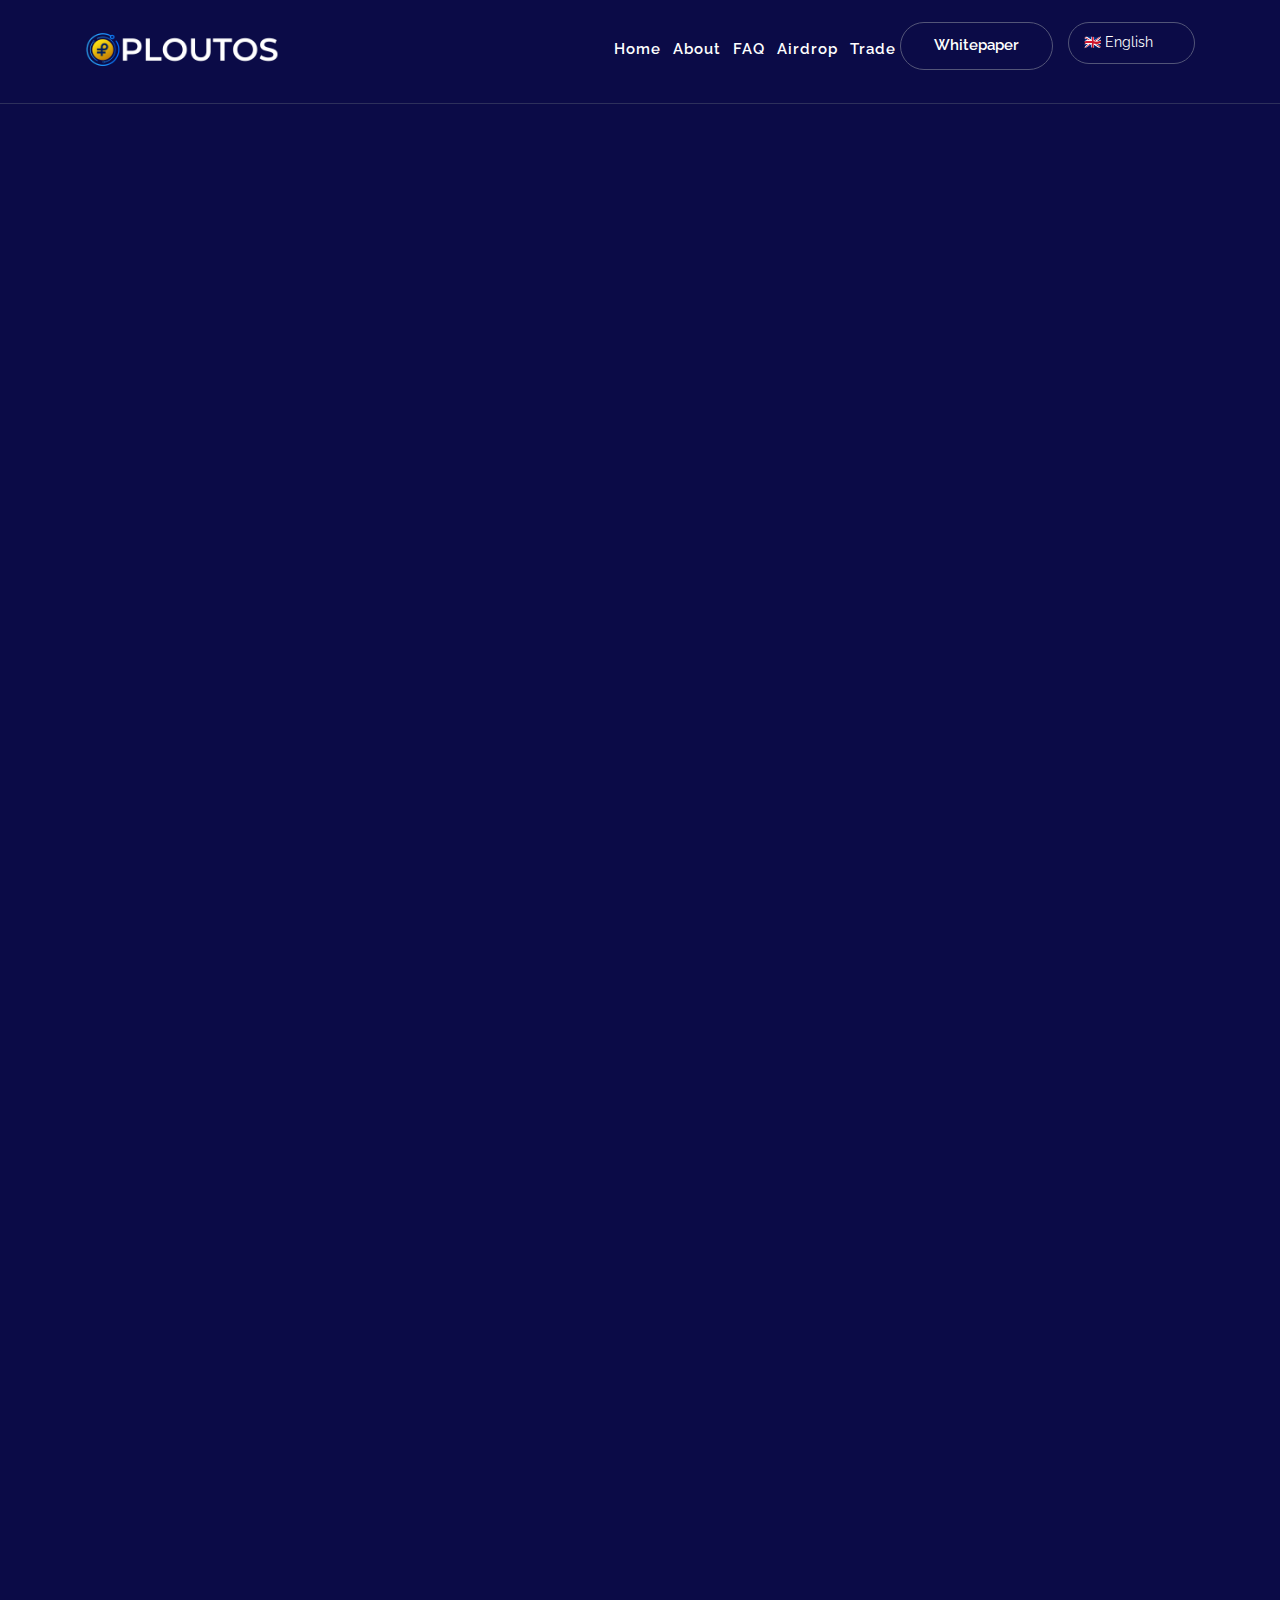
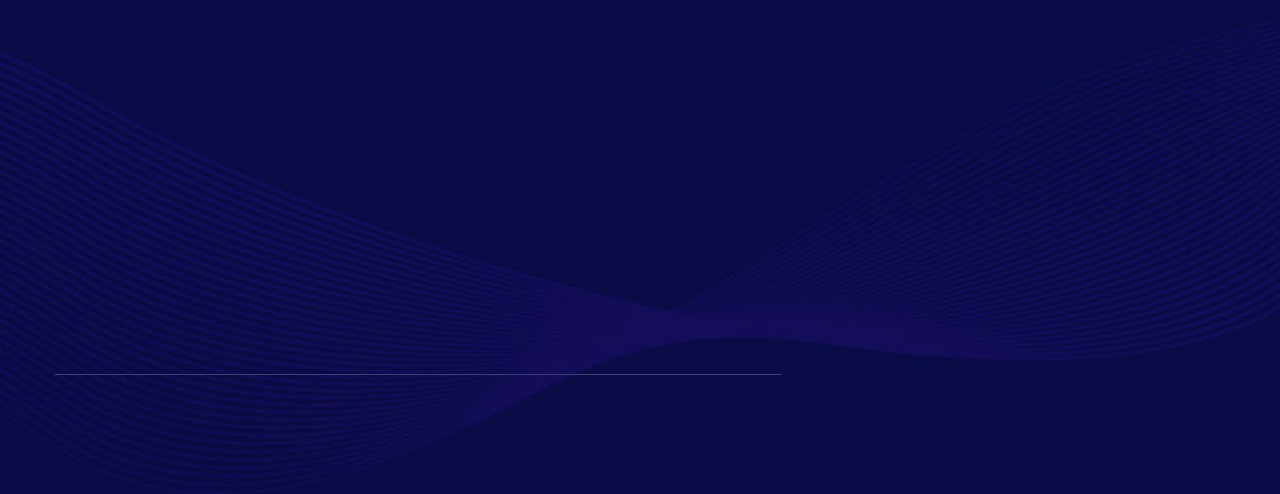
<file: delete-account.html>
<!DOCTYPE html>
<html lang="en-US">

<head>
  <meta charset="UTF-8" />
  <meta http-equiv="x-ua-compatible" content="ie=edge" />
  
  <title data-translate="deleteAccountTitle">Delete Account | Ploutos - Account Deletion Guide</title>
  <meta name="description" data-translate="deleteAccountDescription"
    content="Learn how to delete your Ploutos account from both the mobile app and dashboard. Complete step-by-step instructions and account deletion options." />
  <meta name="viewport" content="width=device-width, initial-scale=1" />
  <meta name="keywords" data-translate="deleteAccountKeywords"
    content="Ploutos, delete account, account deletion, remove account, close account, data deletion" />
  <meta property="og:title" content="Delete Account - Ploutos" />
  <meta property="og:description" data-translate="deleteAccountOgDescription"
    content="Step-by-step guide to delete your Ploutos account" />
  <meta property="og:image" content="https://i.postimg.cc/fyg7ddkn/Ploutos-B1-1.png" />
  <meta property="og:url" content="https://ploutoslabs.io/delete-account.html" />
  <meta name="twitter:card" content="https://i.postimg.cc/fyg7ddkn/Ploutos-B1-1.png" />
  <meta name="twitter:title" content="Delete Account - Ploutos" />
  <meta name="twitter:description" data-translate="deleteAccountOgDescription"
    content="Step-by-step guide to delete your Ploutos account" />
  <meta name="twitter:image" content="https://i.postimg.cc/fyg7ddkn/Ploutos-B1-1.png" />

  <link href="https://cdnjs.cloudflare.com/ajax/libs/font-awesome/5.15.4/css/all.min.css" rel="stylesheet" />
  
  <!-- Favicon -->
  <link rel="icon" type="image/png" sizes="56x56" href="assets/images/fav-icon/favicon.svg" />
  <!-- bootstrap CSS -->
  <link rel="stylesheet" href="assets/css/bootstrap.min.css" type="text/css" media="all" />
  <!-- Jquery UI Tab css -->
  <link rel="stylesheet" href="assets/css/jquery-ui.min.css" type="text/css" media="all" />
  <!-- carousel CSS -->
  <link rel="stylesheet" href="assets/css/owl.carousel.min.css" type="text/css" media="all" />
  <!-- nivo-slider CSS -->
  <link rel="stylesheet" href="assets/css/nivo-slider.css" type="text/css" media="all" />
  <!-- animate CSS -->
  <link rel="stylesheet" href="assets/css/animate.css" type="text/css" media="all" />
  <!-- animated-text CSS -->
  <link rel="stylesheet" href="assets/css/animated-text.css" type="text/css" media="all" />
  <!-- font-awesome CSS -->
  <link rel="stylesheet" href="assets/css/all.min.css" type="text/css" media="all" />
  <!-- font-flaticon CSS -->
  <link rel="stylesheet" href="assets/css/flaticon.css" type="text/css" media="all" />
  <!-- theme-default CSS -->
  <link rel="stylesheet" href="assets/css/theme-default.css" type="text/css" media="all" />
  <!-- meanmenu CSS -->
  <link rel="stylesheet" href="assets/css/meanmenu.min.css" type="text/css" media="all" />
  <!-- Main Style CSS -->
  <link rel="stylesheet" href="style.css" type="text/css" media="all" />
  <!-- transitions CSS -->
  <link rel="stylesheet" href="assets/css/owl.transitions.css" type="text/css" media="all" />
  <!-- venobox CSS -->
  <link rel="stylesheet" href="venobox/venobox.css" type="text/css" media="all" />
  <!-- widget CSS -->
  <link rel="stylesheet" href="assets/css/widget.css" type="text/css" media="all" />
  <!-- Swiper Slider -->
  <link rel="stylesheet" href="assets/css/animate.min.css" type="text/css" media="all" />
  <link rel="stylesheet" href="assets/css/custom-animation.css" type="text/css" media="all" />
  <link rel="stylesheet" href="assets/css/responsive.css" type="text/css" media="all" />
  <link rel="stylesheet" href="assets/css/scrollCue.css" type="text/css" media="all" />
</head>

<body>
  <!-- Header will be injected here -->
  <div id="header-container"></div>

  <!--==================================================-->
  <!--Delete Account Section-->
  <!--===================================================-->
  <div class="delete-account-section pt-150 pb-100">
    <div class="container">
      <div class="row">
        <div class="col-lg-12" data-cue="zoomIn">
          <div class="dreamit-section-title two text-center pb-40">
            <div class="dreamit-section-sub-title">
              <h5 data-translate="accountManagement">
                <img src="assets/images/new/title-img.png" alt="Account Management" />
                Account Management
              </h5>
            </div>
            <div class="dreamit-section-main-title">
              <h1 data-translate="deleteYourAccount">Delete Your Account</h1>
            </div>
            <div class="dreamit-section-content-text">
              <p data-translate="deleteAccountIntro">
                We're sorry to see you go. Below you'll find comprehensive instructions on how to delete your Ploutos account from both our mobile app and web dashboard.
              </p>
            </div>
          </div>
        </div>
      </div>

      <!-- Important Notice -->
      <div class="row pb-40">
        <div class="col-lg-12" data-cue="slideInUp">
          <div class="alert-box important-notice">
            <div class="alert-icon">
              <i class="fas fa-exclamation-triangle"></i>
            </div>
            <div class="alert-content">
              <h4 data-translate="importantNotice">Important Notice</h4>
              <p data-translate="importantNoticeText">
                Deleting your account is <strong>permanent and irreversible</strong>. Once deleted, you will lose access to:
              </p>
              <ul>
                <li data-translate="loseWalletAccess">Your cryptocurrency wallets and stored funds</li>
                <li data-translate="loseTransactionHistory">Transaction history and records</li>
                <li data-translate="loseVirtualCards">Virtual cards and payment methods</li>
                <li data-translate="loseRewardsPoints">Earned rewards and loyalty points</li>
                <li data-translate="loseProfileData">All personal data and preferences</li>
              </ul>
            </div>
          </div>
        </div>
      </div>

      <!-- Deletion Methods -->
      <div class="row">
        <!-- Mobile App Deletion -->
        <div class="col-lg-6 col-md-6 pb-40" data-cue="slideInLeft">
          <div class="deletion-method-card">
            <div class="method-header">
              <div class="method-icon">
                <i class="fas fa-mobile-alt"></i>
              </div>
              <h3 data-translate="deleteFromMobileApp">Delete from Mobile App</h3>
            </div>
            <div class="method-content">
              <p data-translate="mobileAppDeletionDesc">
                Follow these steps to delete your account directly from the Ploutos mobile application:
              </p>
              <ol class="deletion-steps">
                <li data-translate="mobileStep1">
                  <strong>Access Security Settings</strong><br>
                  Open the app → Go to Settings (Profile tab) → Tap "Security" → Scroll down to "Account Management" section
                </li>
                <li data-translate="mobileStep2">
                  <strong>Start Deletion Process</strong><br>
                  Tap "Delete Account" (red button) → Review the consequences (lost wallets, cards, rewards, data)
                </li>
                <li data-translate="mobileStep3">
                  <strong>Acknowledge Consequences</strong><br>
                  Check the acknowledgment box confirming you understand all data will be permanently lost
                </li>
                <li data-translate="mobileStep4">
                  <strong>Verify Your Identity</strong><br>
                  Enter your 6-digit PIN to confirm your identity and authorize the deletion
                </li>
                <li data-translate="mobileStep5">
                  <strong>Type Confirmation Phrase</strong><br>
                  Type "DELETE MY ACCOUNT" exactly as shown to confirm you want to proceed
                </li>
                <li data-translate="mobileStep6">
                  <strong>Final Countdown & Deletion</strong><br>
                  Wait for the 5-second countdown, then tap "Delete My Account Forever" to complete the process
                </li>
              </ol>
            </div>
          </div>
        </div>

        <!-- Web Dashboard Deletion -->
        <div class="col-lg-6 col-md-6 pb-40" data-cue="slideInRight">
          <div class="deletion-method-card">
            <div class="method-header">
              <div class="method-icon">
                <i class="fas fa-desktop"></i>
              </div>
              <h3 data-translate="deleteFromDashboard">Delete from Web Dashboard</h3>
            </div>
            <div class="method-content">
              <p data-translate="dashboardDeletionDesc">
                You can also delete your account from our web dashboard:
              </p>
              <ol class="deletion-steps">
                <li data-translate="dashboardStep1">
                  <strong>Navigate to Delete Account Page</strong><br>
                  Log into your account at <a href="https://referral.ploutoslabs.io/settings/delete-account" target="_blank">referral.ploutoslabs.io</a> → Go to Settings → Scroll to "Danger Zone" → Click "Delete Account"
                </li>
                <li data-translate="dashboardStep2">
                  <strong>Review Warnings</strong><br>
                  Read all warnings carefully → Ensure you've withdrawn all funds from your wallet → Click "I understand, continue"
                </li>
                <li data-translate="dashboardStep3">
                  <strong>Final Confirmation</strong><br>
                  Review the final confirmation screen → Type "DELETE" (in capital letters) in the confirmation box
                </li>
                <li data-translate="dashboardStep4">
                  <strong>Complete Deletion</strong><br>
                  Click "Delete My Account" → Your account will be immediately deleted → You'll be logged out and redirected to login page
                </li>
              </ol>
            </div>
          </div>
        </div>
      </div>

    </div>
  </div>

  <!-- Footer will be injected here -->
  <div id="footer-container"></div>

  <!-- jquery js -->
  <script src="assets/js/vendor/jquery-3.2.1.min.js"></script>
  <!-- bootstrap js -->
  <script src="assets/js/bootstrap.min.js"></script>
  <!-- carousel js -->
  <script src="assets/js/owl.carousel.min.js"></script>
  <!-- counterup js -->
  <script src="assets/js/jquery.counterup.min.js"></script>
  <!-- waypoints js -->
  <script src="assets/js/waypoints.min.js"></script>
  <!-- appear js -->
  <script src="assets/js/jquery.appear.js"></script>
  <!-- wow js -->
  <script src="assets/js/wow.min.js"></script>
  <!-- imagesloaded js -->
  <script src="assets/js/imagesloaded.pkgd.min.js"></script>
  <!-- venobox js -->
  <script src="venobox/venobox.js"></script>
  <!-- ajax mail js -->
  <script src="assets/js/ajax-mail.js"></script>
  <!--  animated-text js -->
  <script src="assets/js/animated-text.js"></script>
  <!-- venobox min js -->
  <script src="venobox/venobox.min.js"></script>
  <!-- isotope js -->
  <script src="assets/js/isotope.pkgd.min.js"></script>
  <!-- jquery nivo slider pack js -->
  <script src="assets/js/jquery.nivo.slider.pack.js"></script>
  <!-- jquery meanmenu js -->
  <script src="assets/js/jquery.meanmenu.js"></script>
  <!-- jquery scrollup js -->
  <script src="assets/js/jquery.scrollUp.js"></script>
  <!-- Jquery UI Tab JS -->
  <script src="assets/js/jquery-ui.min.js"></script>
  <!--Swiper Slider-->
  <script src="assets/js/swiper.min.js"></script>
  <!--theme js-->
  <script src="assets/js/wow.min.js"></script>
  <script src="assets/js/theme.js"></script>
  <script src="assets/js/scrollCue.min.js"></script>

  <script>
    $(window).on('scroll', function () {
      var scrolled = $(window).scrollTop();
      if (scrolled > 300) $('.go-top').addClass('active');
      if (scrolled < 300) $('.go-top').removeClass('active');
    });

    $('.go-top').on('click', function () {
      $('html, body').animate(
        {
          scrollTop: '0',
        },
        1200
      );
    });
  </script>

  <!-- Load shared components -->
  <script src="assets/js/components.js"></script>

  <script src="translations/translations.js"></script>
  
  <!-- Initialize translations after DOM is loaded -->
  <script>
    document.addEventListener('DOMContentLoaded', function() {
      // Re-apply translations after components are loaded
      setTimeout(() => {
        const currentLang = document.documentElement.lang || 'en';
        setLanguage(currentLang);
      }, 100);
    });
  </script>
</body>

</html>
</file>
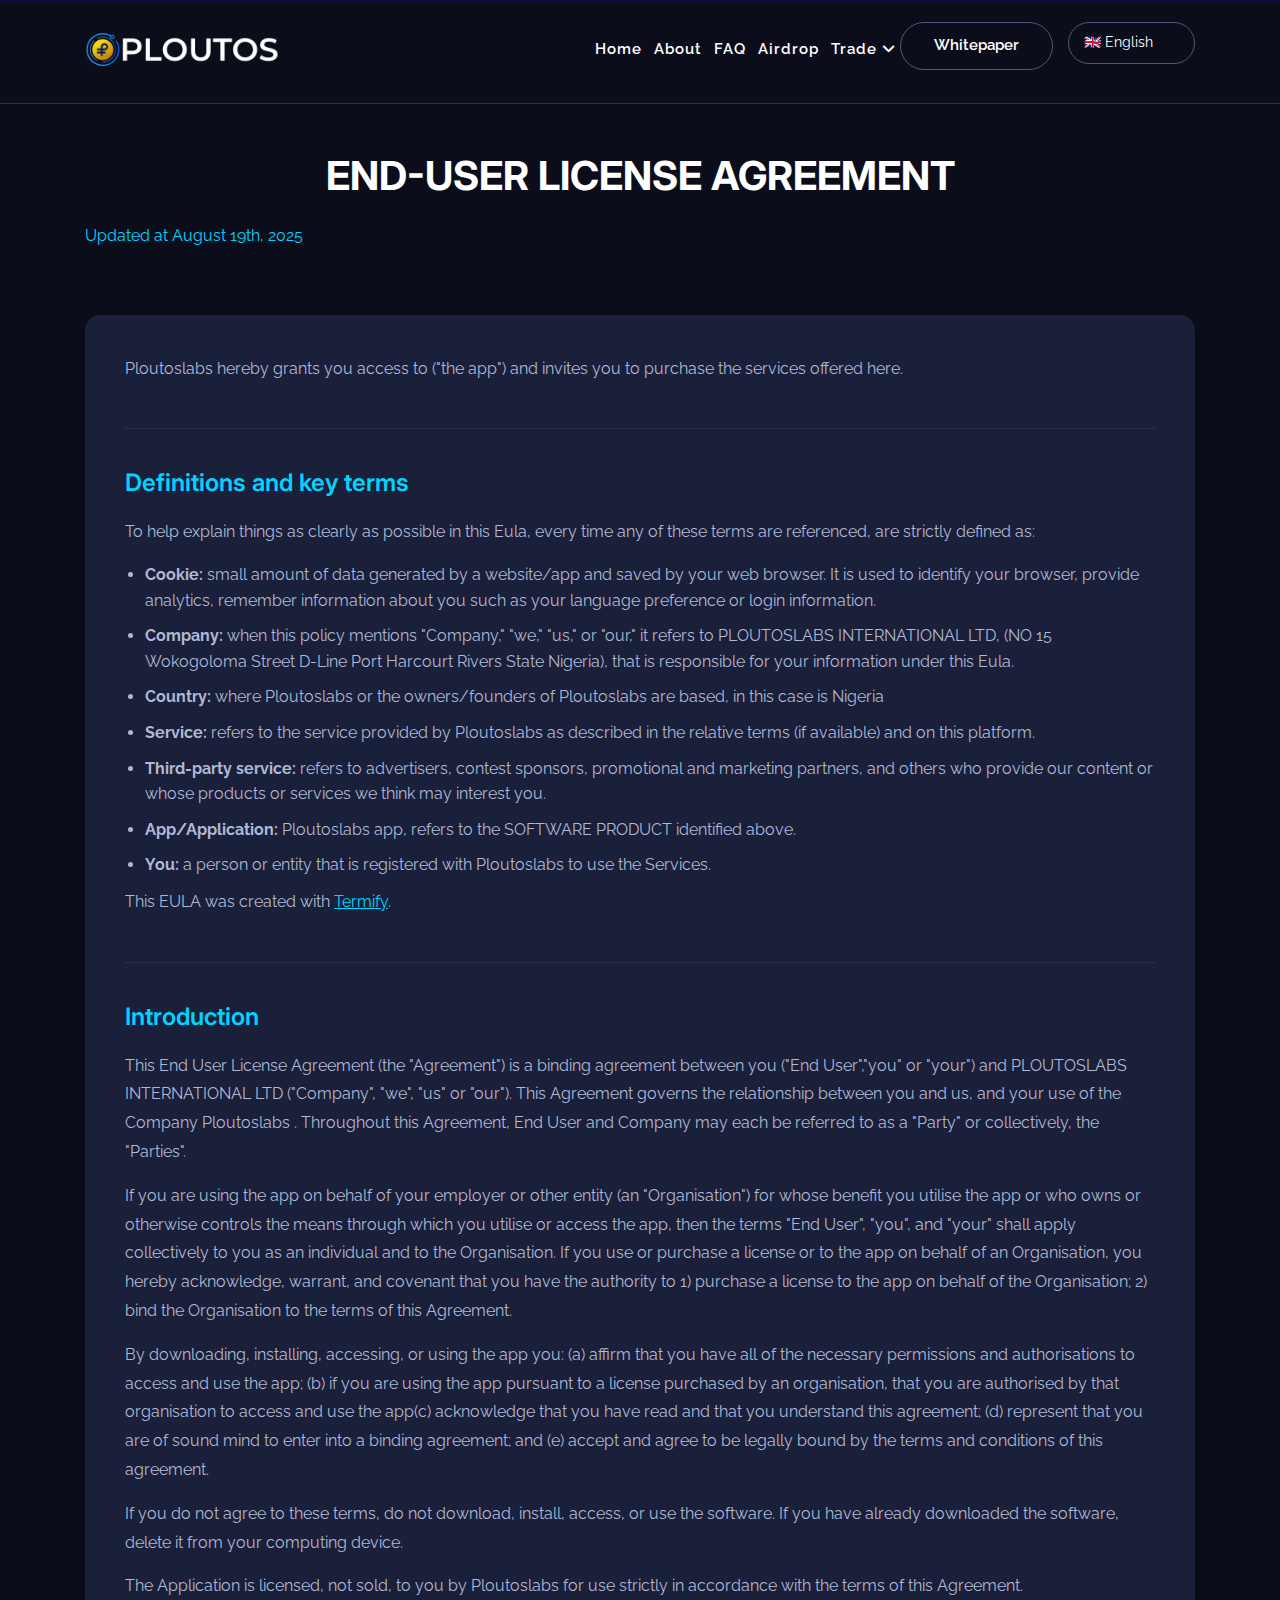
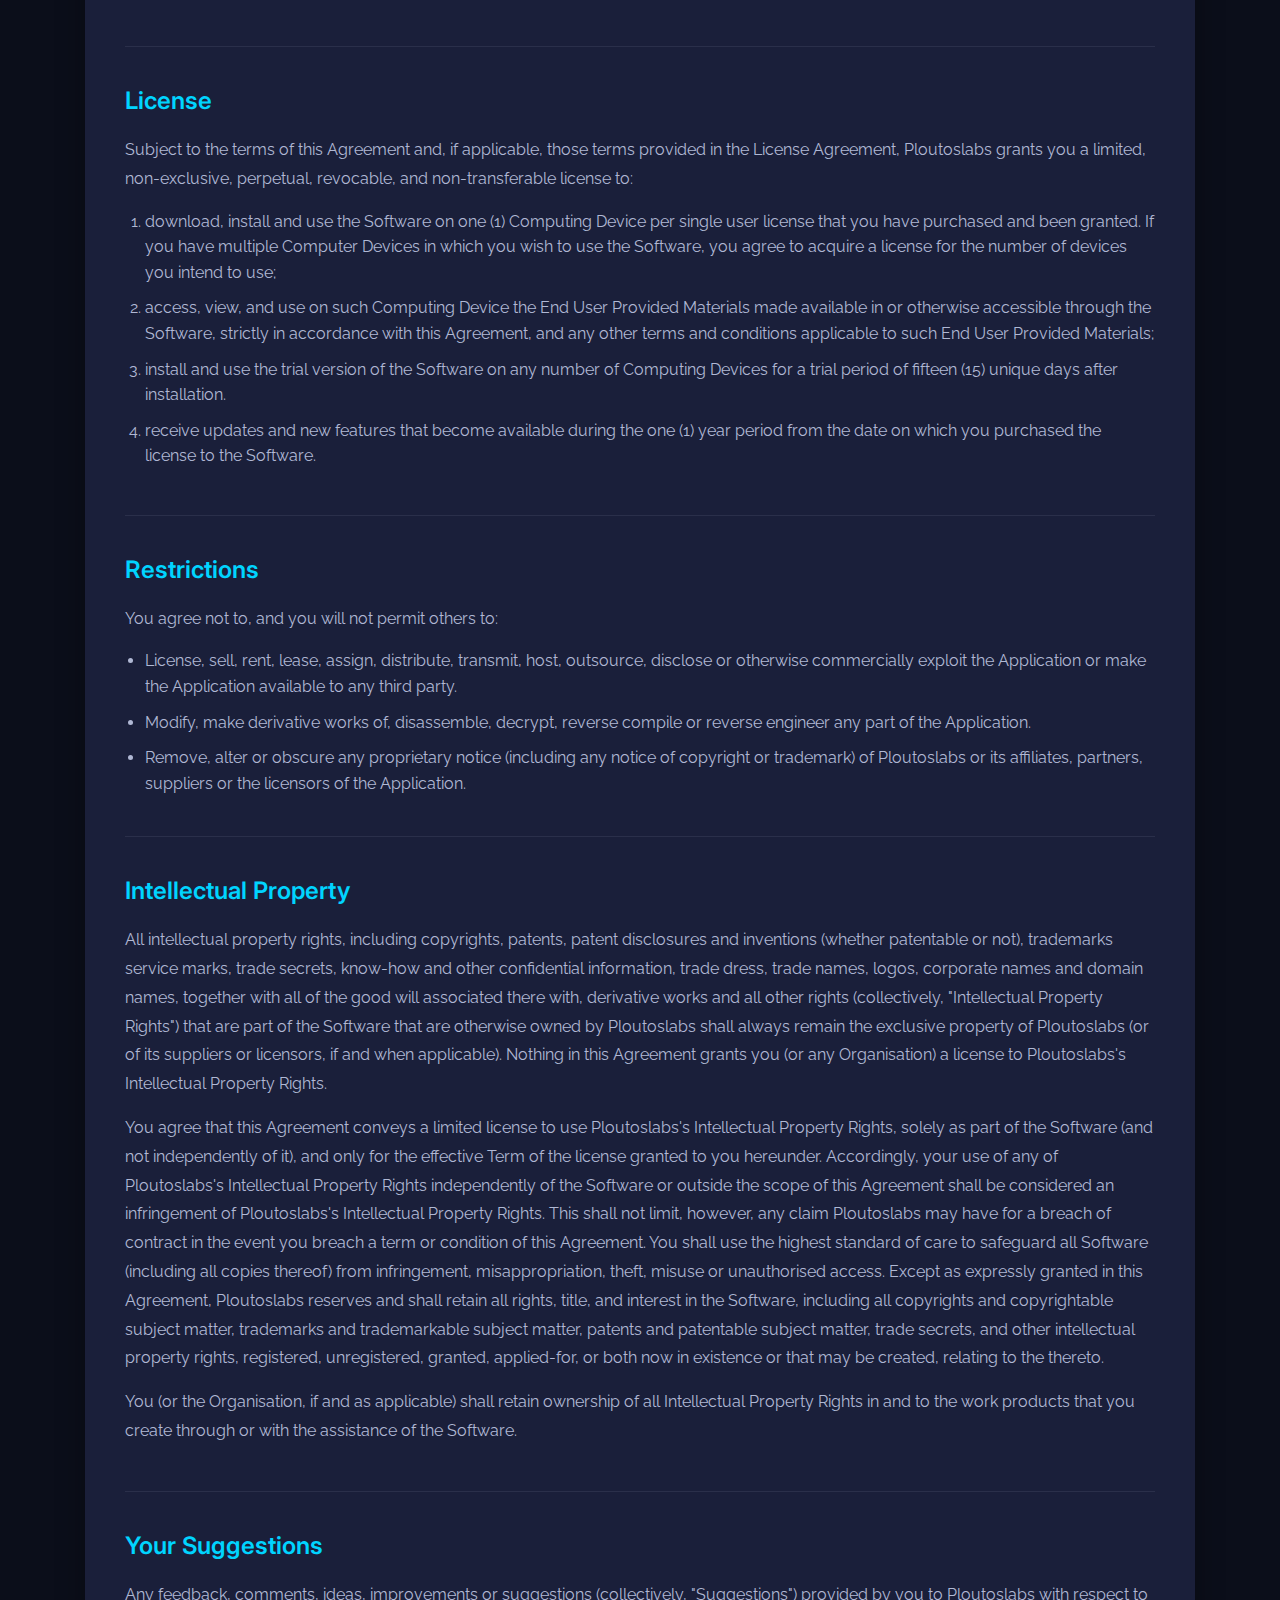
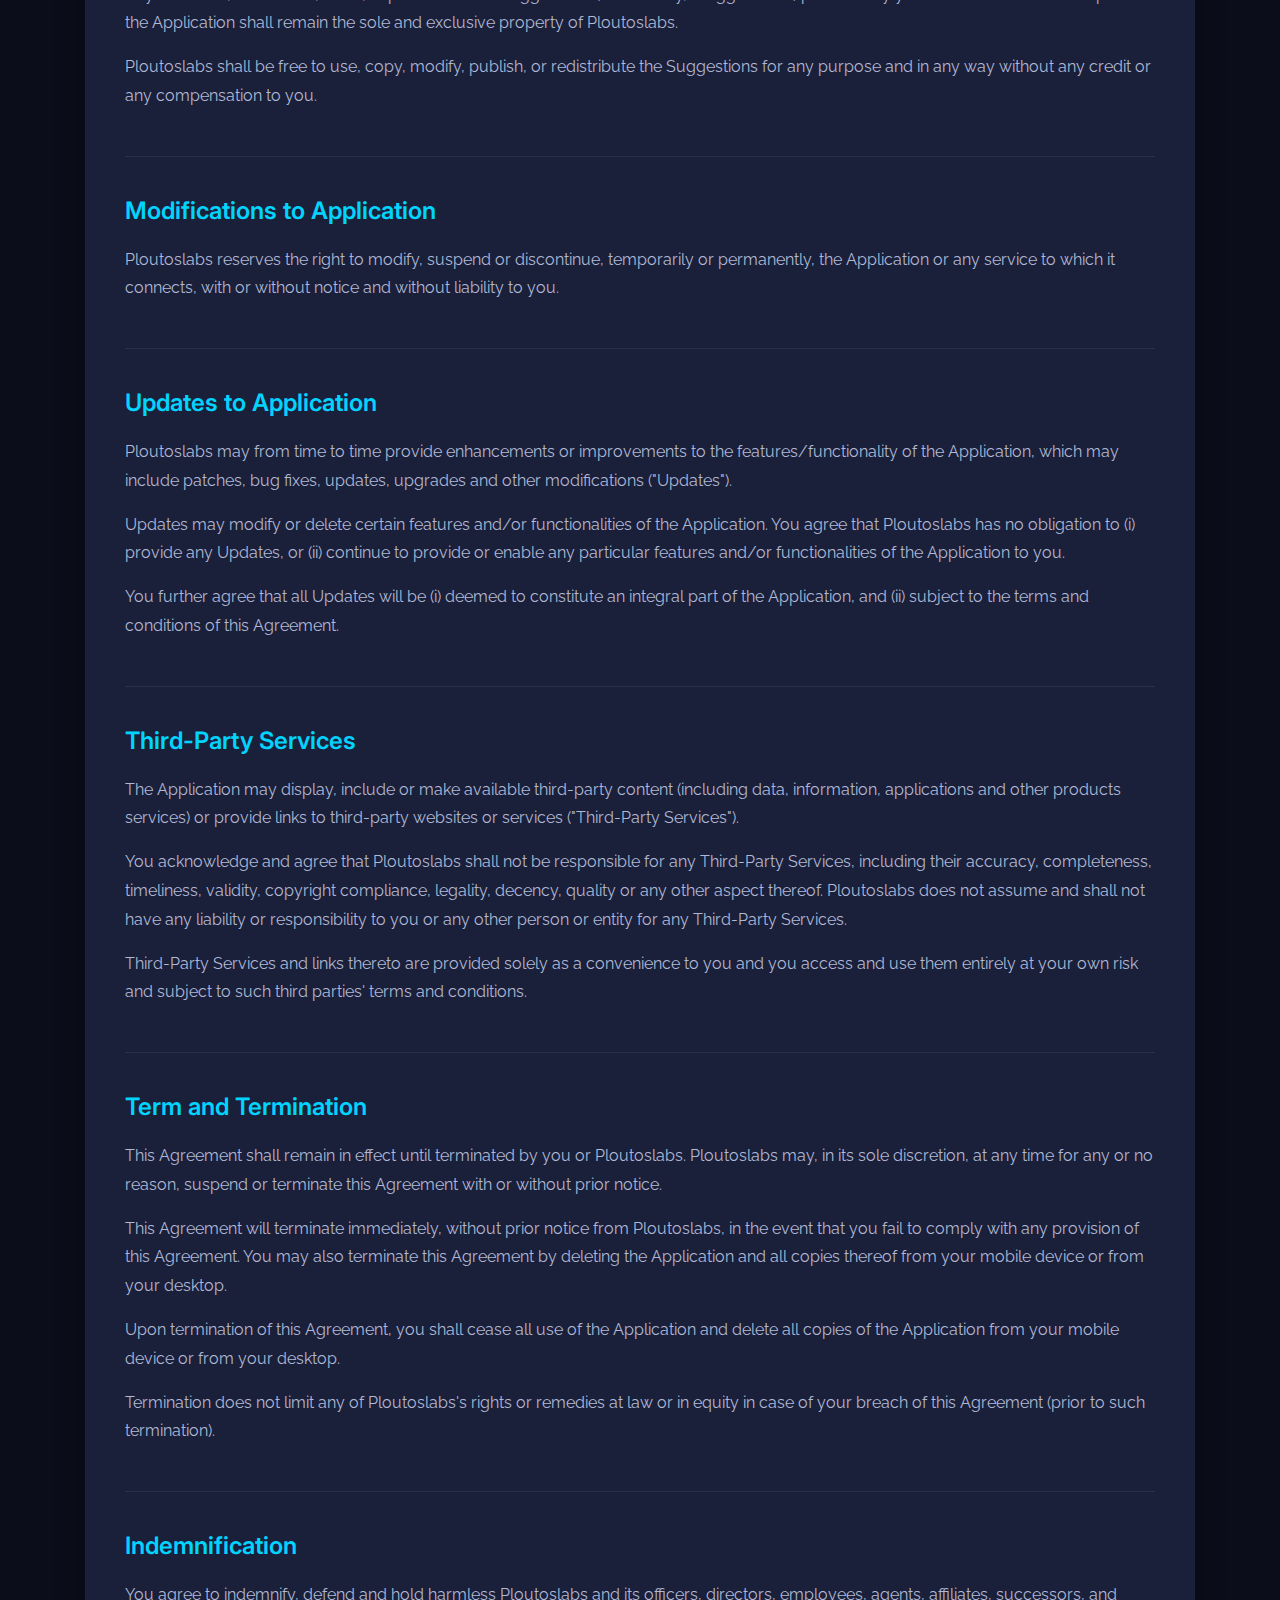
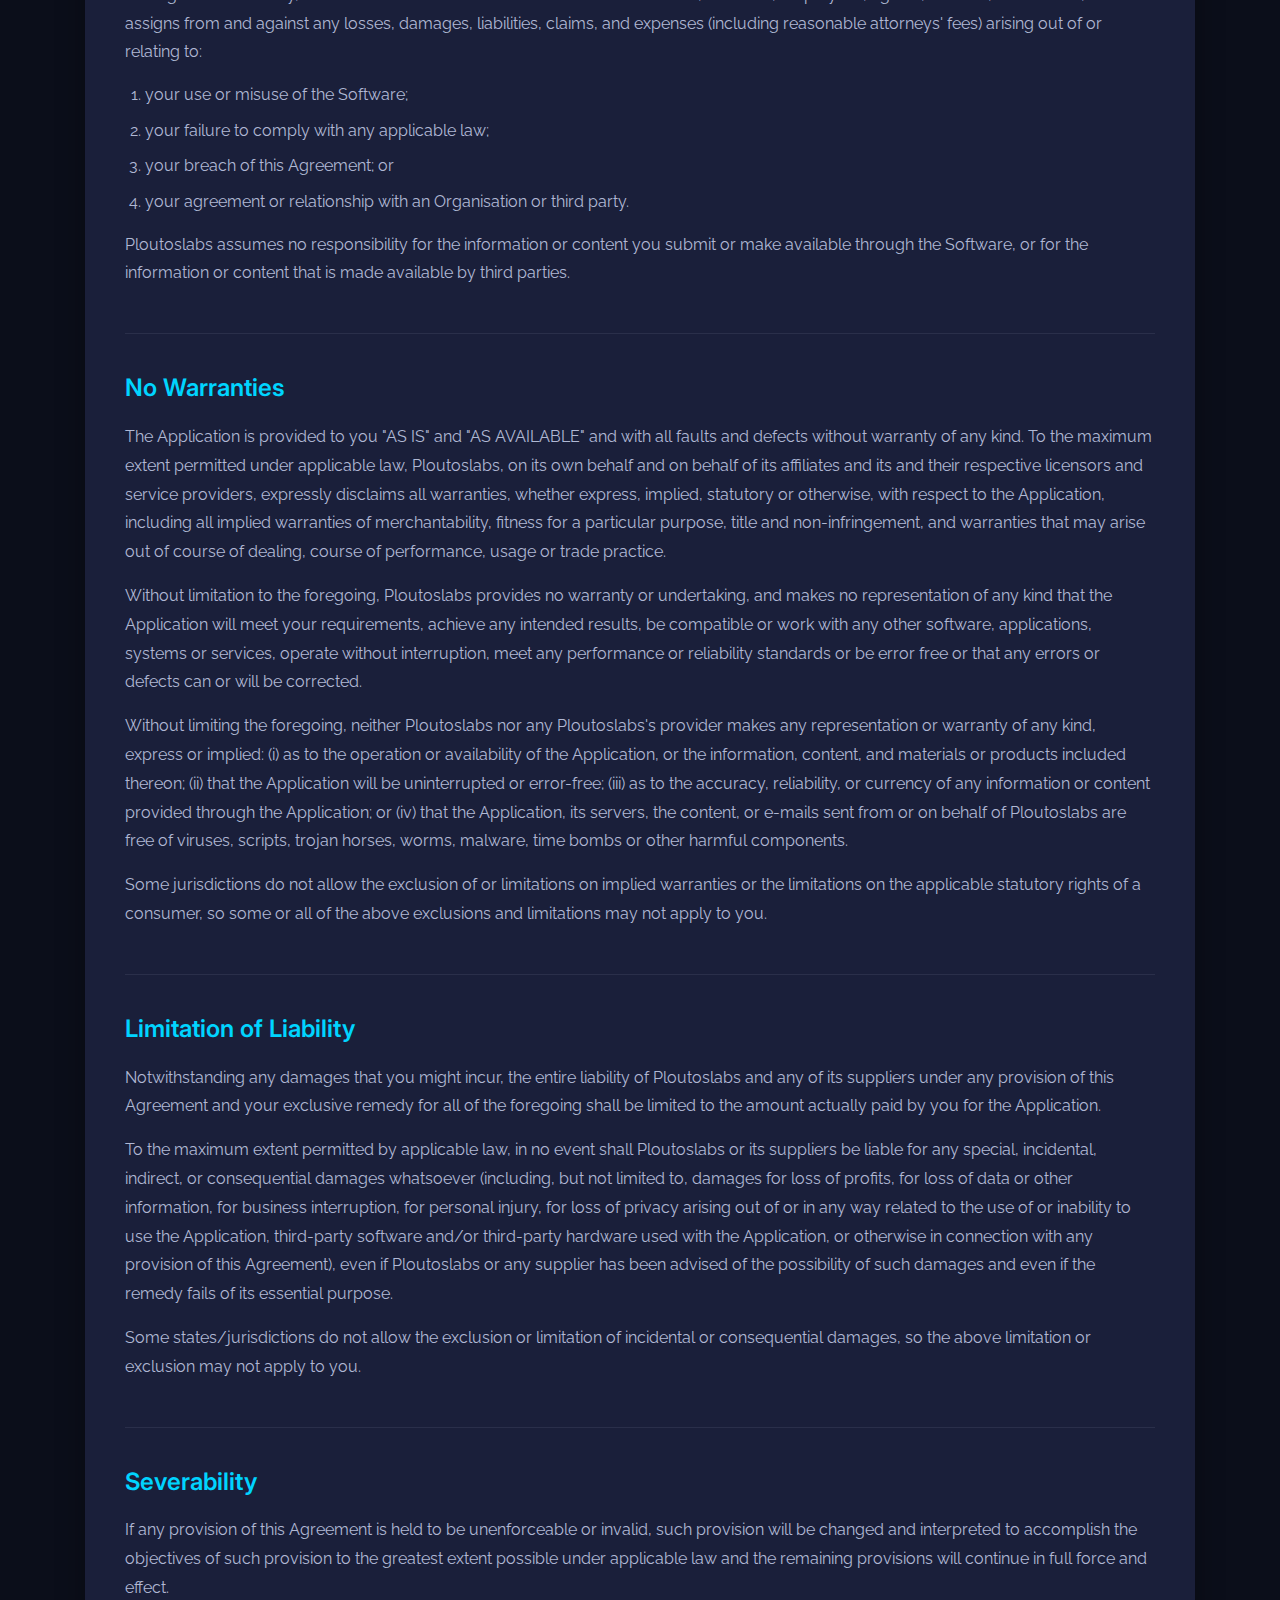
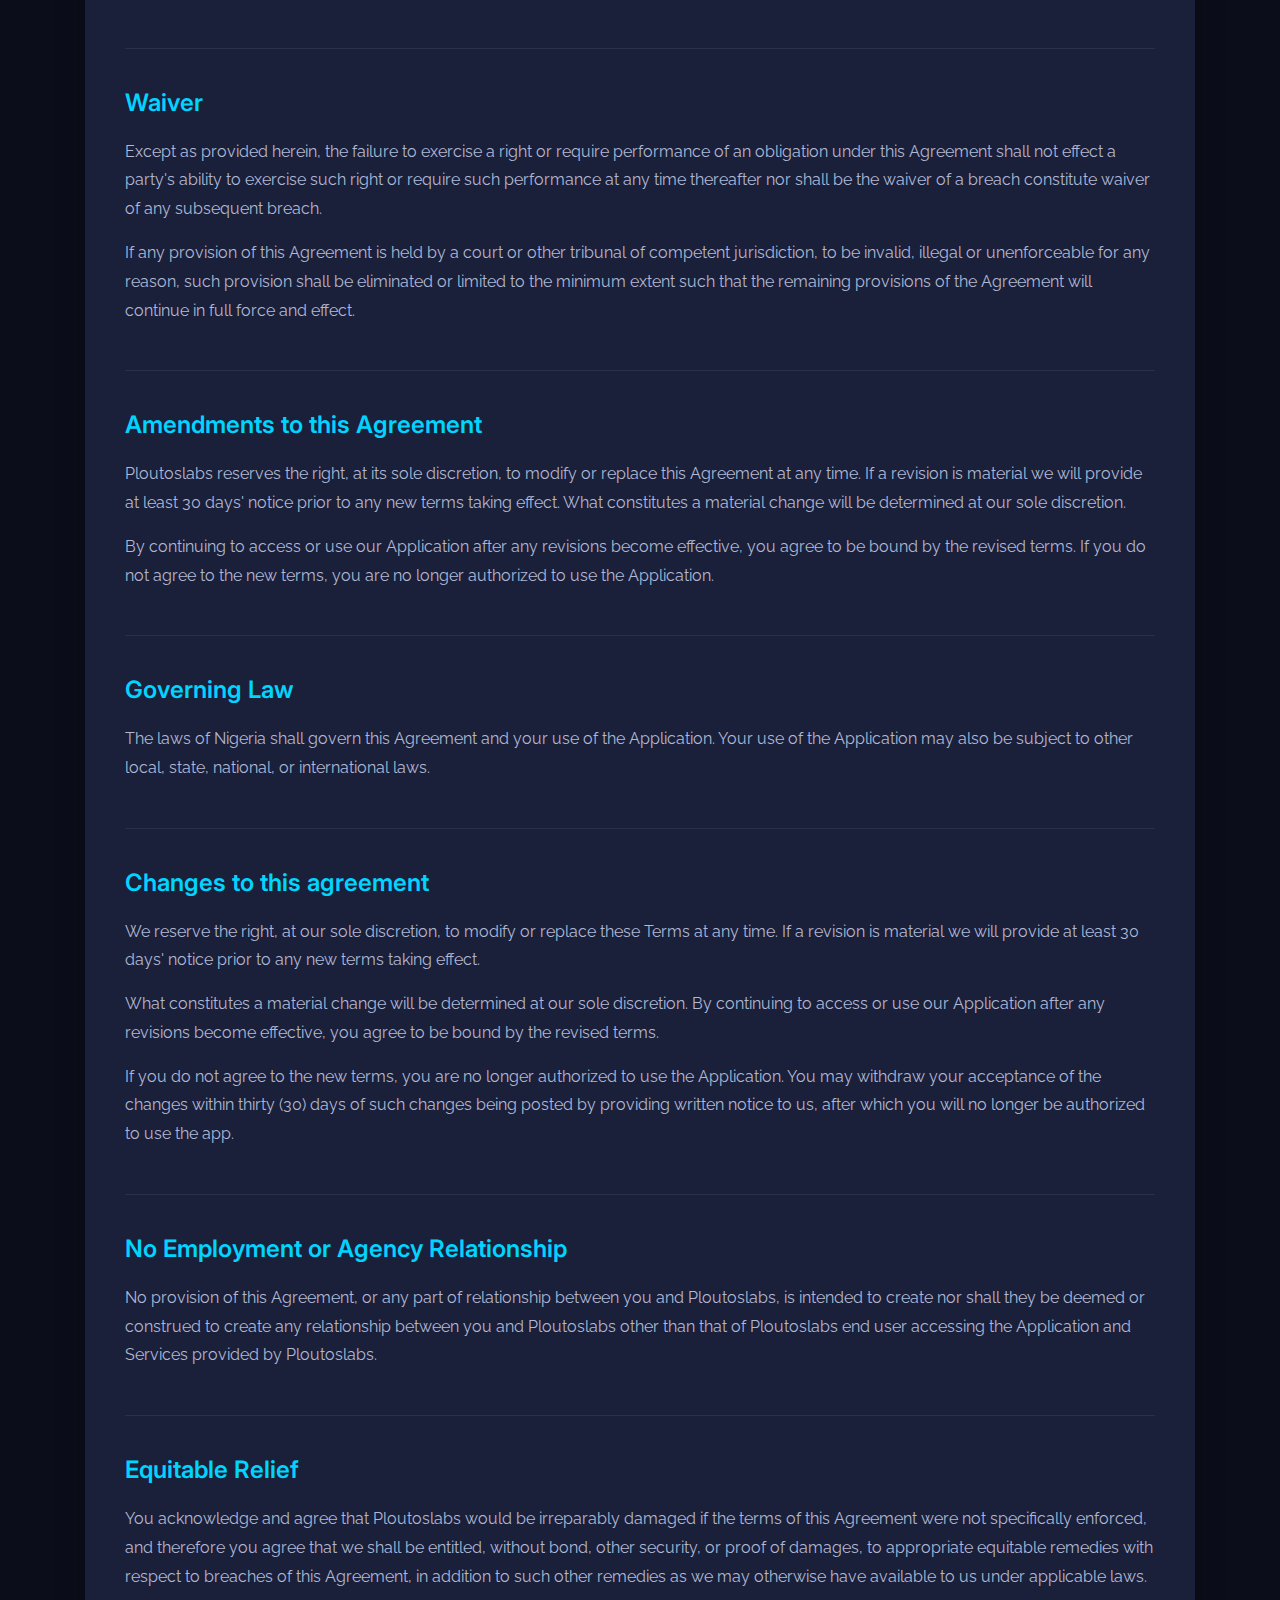
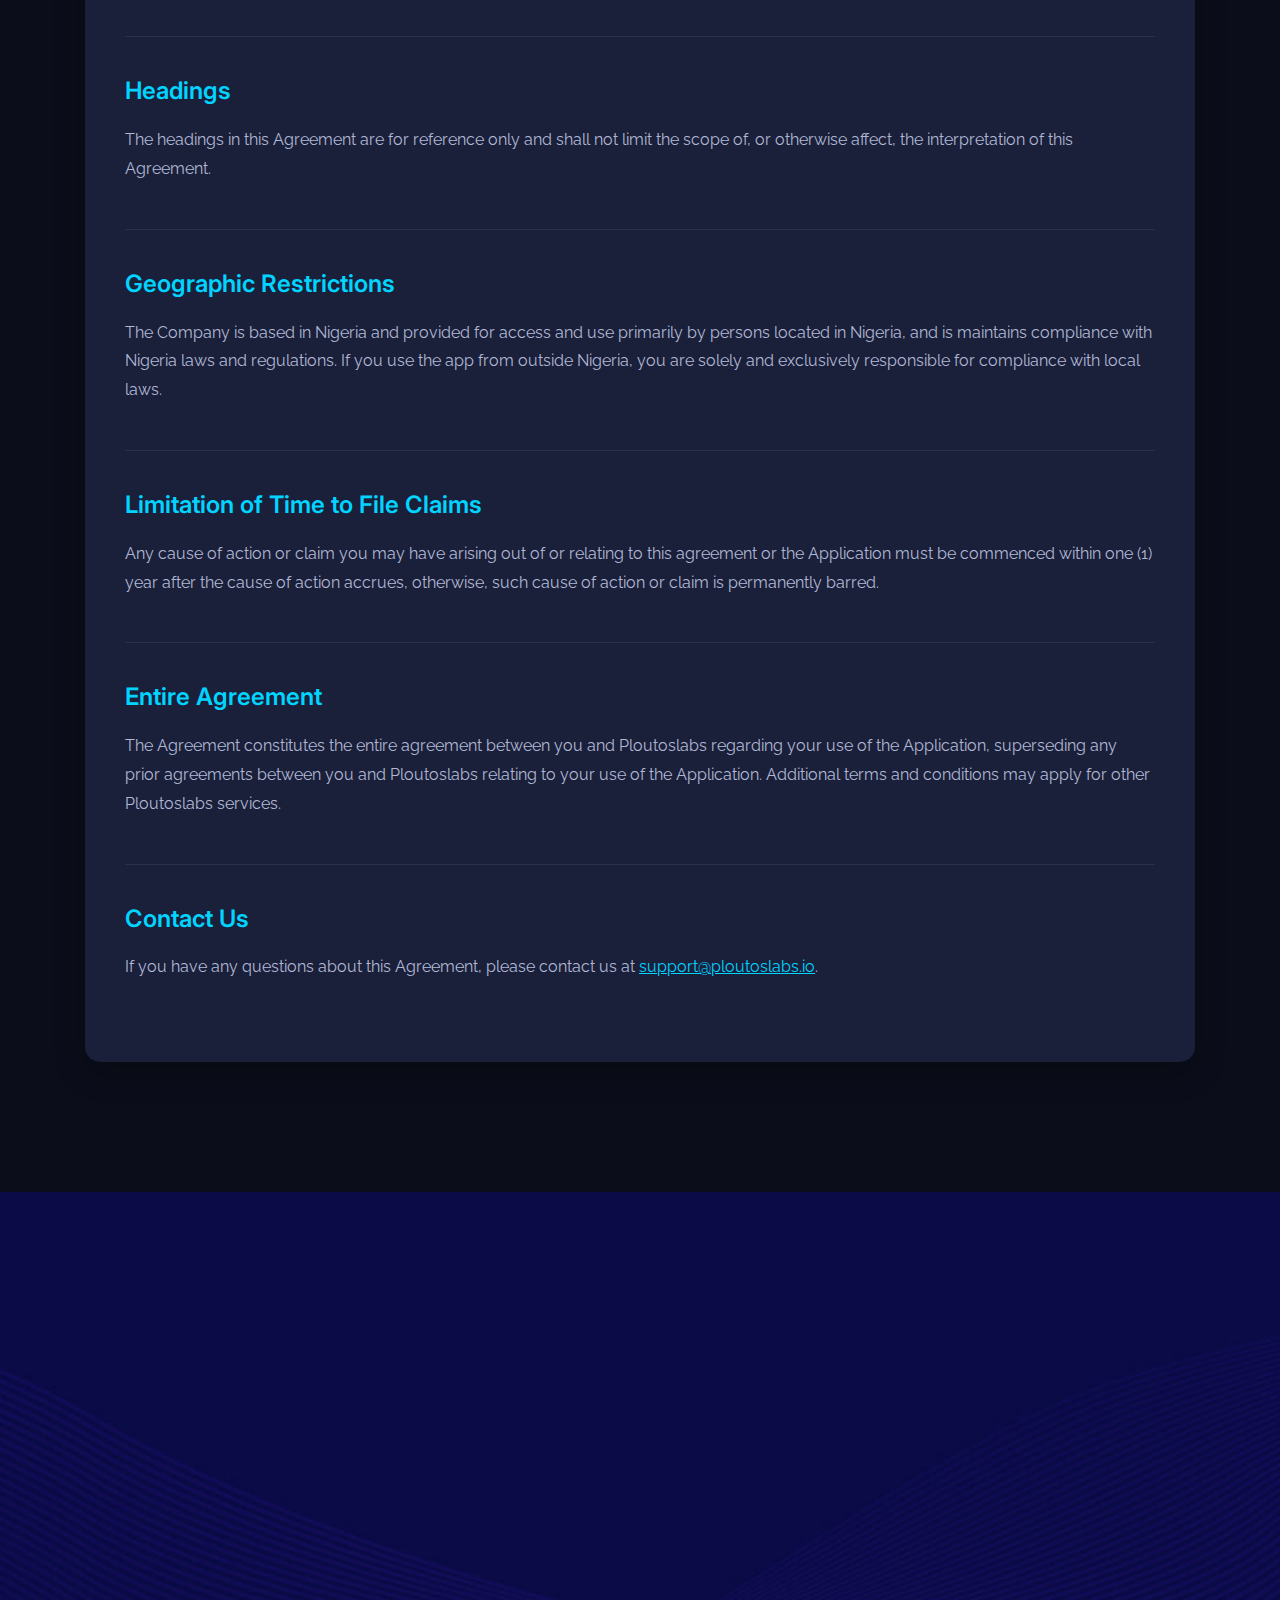
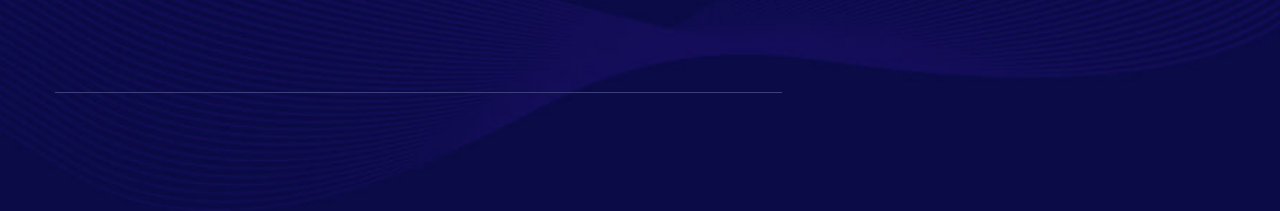
<file: eula.html>
<!DOCTYPE html>
<html lang="en-US">

<head>
    <meta charset="UTF-8" />
    <meta http-equiv="x-ua-compatible" content="ie=edge" />

    <title data-translate="eulaPageTitle">
        End-User License Agreement - Ploutos Labs
    </title>
    <meta name="description" data-translate="eulaPageDescription"
        content="End-User License Agreement for Ploutos Labs - Learn about our software license terms." />
    <meta name="viewport" content="width=device-width, initial-scale=1" />
    <meta name="keywords" data-translate="keywords"
        content="Ploutos, EULA, license agreement, software license, blockchain, cryptocurrency" />
    <meta property="og:title" content="End-User License Agreement - Ploutos Labs" />
    <meta property="og:description" data-translate="eulaPageDescription"
        content="End-User License Agreement for Ploutos Labs - Learn about our software license terms." />
    <meta property="og:image" content="https://i.postimg.cc/fyg7ddkn/Ploutos-B1-1.png" />
    <meta property="og:url" content="https://ploutooslabs.io/eula.html" />

    <link href="https://cdnjs.cloudflare.com/ajax/libs/font-awesome/5.15.4/css/all.min.css" rel="stylesheet" />

    <!-- Favicon -->
    <link rel="icon" type="image/png" sizes="56x56" href="assets/images/fav-icon/favicon.svg" />
    <!-- bootstrap CSS -->
    <link rel="stylesheet" href="assets/css/bootstrap.min.css" type="text/css" media="all" />
    <!-- Jquery UI Tab css -->
    <link rel="stylesheet" href="assets/css/jquery-ui.min.css" type="text/css" media="all" />
    <!-- carousel CSS -->
    <link rel="stylesheet" href="assets/css/owl.carousel.min.css" type="text/css" media="all" />
    <!-- nivo-slider CSS -->
    <link rel="stylesheet" href="assets/css/nivo-slider.css" type="text/css" media="all" />
    <!-- animate CSS -->
    <link rel="stylesheet" href="assets/css/animate.css" type="text/css" media="all" />
    <!-- animated-text CSS -->
    <link rel="stylesheet" href="assets/css/animated-text.css" type="text/css" media="all" />
    <!-- font-awesome CSS -->
    <link rel="stylesheet" href="assets/css/all.min.css" type="text/css" media="all" />
    <!-- font-flaticon CSS -->
    <link rel="stylesheet" href="assets/css/flaticon.css" type="text/css" media="all" />
    <!-- theme-default CSS -->
    <link rel="stylesheet" href="assets/css/theme-default.css" type="text/css" media="all" />
    <!-- meanmenu CSS -->
    <link rel="stylesheet" href="assets/css/meanmenu.min.css" type="text/css" media="all" />
    <!-- Main Style CSS -->
    <link rel="stylesheet" href="style.css" type="text/css" media="all" />
    <!-- transitions CSS -->
    <link rel="stylesheet" href="assets/css/owl.transitions.css" type="text/css" media="all" />
    <!-- venobox CSS -->
    <link rel="stylesheet" href="venobox/venobox.css" type="text/css" media="all" />
    <!-- widget CSS -->
    <link rel="stylesheet" href="assets/css/widget.css" type="text/css" media="all" />
    <!-- Swiper Slider -->
    <link rel="stylesheet" href="assets/css/animate.min.css" type="text/css" media="all" />
    <link rel="stylesheet" href="assets/css/custom-animation.css" type="text/css" media="all" />
    <link rel="stylesheet" href="assets/css/responsive.css" type="text/css" media="all" />
    <link rel="stylesheet" href="assets/css/scrollCue.css" type="text/css" media="all" />
    <style>
        .privacy-section {
            background-color: #0b0e1a;
            color: #ffffff;
        }

        .privacy-content {
            background-color: #1a1f3a;
            padding: 40px;
            border-radius: 15px;
            margin-bottom: 30px;
            box-shadow: 0 10px 30px rgba(0, 0, 0, 0.3);
        }

        .privacy-section-item {
            border-bottom: 1px solid #2a2f4a;
            padding-bottom: 30px;
        }

        .privacy-section-item:last-child {
            border-bottom: none;
            padding-bottom: 0;
        }

        .privacy-section-item h2 {
            color: #00d4ff;
            margin-bottom: 20px;
            font-size: 24px;
            font-weight: 600;
        }

        .privacy-section-item p {
            color: #b0b8d4;
            line-height: 1.8;
            margin-bottom: 15px;
        }

        .privacy-list {
            color: #b0b8d4;
            padding-left: 20px;
        }

        .privacy-list li {
            margin-bottom: 10px;
            line-height: 1.6;
        }

        .contact-info {
            background-color: #2a2f4a;
            padding: 20px;
            border-radius: 10px;
            border-left: 4px solid #00d4ff;
        }

        .contact-info p {
            margin-bottom: 10px;
        }

        .contact-info a {
            color: #00d4ff;
            text-decoration: none;
        }

        .contact-info a:hover {
            text-decoration: underline;
        }

        .dreamit-section-title h1 {
            color: #ffffff;
            font-size: 48px;
            font-weight: 700;
            margin-bottom: 15px;
        }

        .dreamit-section-content-text p {
            color: #00d4ff;
            font-size: 16px;
        }

        .highlight-link {
            color: #00d4ff;
            text-decoration: underline;
        }

        .highlight-link:hover {
            color: #00a0cc;
        }

        .page-number {
            text-align: right;
            color: #6a7080;
            font-size: 14px;
            margin-top: 30px;
            padding-top: 20px;
            border-top: 1px solid #2a2f4a;
        }
    </style>
</head>

<body>
    <!-- Header will be injected here -->
    <div id="header-container"></div>
    <!--==================================================-->
    <!--EULA Content Section-->
    <!--===================================================-->
    <div class="privacy-section pt-150 pb-100">
        <div class="container">
            <div class="row">
                <div class="col-lg-12">
                    <div class="dreamit-section-title text-center pb-50">
                        <div class="dreamit-section-main-title">
                            <h1 data-translate="eulaTitle">END-USER LICENSE AGREEMENT</h1>
                        </div>
                        <div class="dreamit-section-content-text">
                            <p data-translate="eulaSubtitle">
                                Updated at August 19th, 2025
                            </p>
                        </div>
                    </div>
                </div>
            </div>

            <div class="row">
                <div class="col-lg-12">
                    <div class="privacy-content">
                        <!-- Grant Section -->
                        <div class="privacy-section-item mb-40">
                            <p data-translate="eulaGrant">
                                Ploutoslabs hereby grants you access to ("the app") and invites you to purchase the
                                services offered here.
                            </p>
                        </div>

                        <!-- Definitions and key terms -->
                        <div class="privacy-section-item mb-40">
                            <h2 data-translate="eulaDefinitionsTitle">Definitions and key terms</h2>
                            <p data-translate="eulaDefinitionsIntro">
                                To help explain things as clearly as possible in this Eula, every time any of these
                                terms are referenced, are
                                strictly defined as:
                            </p>
                            <ul class="privacy-list">
                                <li data-translate="eulaDefinitionCookie">
                                    <strong>Cookie:</strong> small amount of data generated by a website/app and saved
                                    by your web browser. It is used to
                                    identify your browser, provide analytics, remember information about you such as
                                    your language
                                    preference or login information.
                                </li>
                                <li data-translate="eulaDefinitionCompany">
                                    <strong>Company:</strong> when this policy mentions "Company," "we," "us," or "our,"
                                    it refers to PLOUTOSLABS
                                    INTERNATIONAL LTD, (NO 15 Wokogoloma Street D-Line Port Harcourt Rivers State
                                    Nigeria), that is
                                    responsible for your information under this Eula.
                                </li>
                                <li data-translate="eulaDefinitionCountry">
                                    <strong>Country:</strong> where Ploutoslabs or the owners/founders of Ploutoslabs
                                    are based, in this case is Nigeria
                                </li>
                                <li data-translate="eulaDefinitionService">
                                    <strong>Service:</strong> refers to the service provided by Ploutoslabs as described
                                    in the relative terms (if available)
                                    and on this platform.
                                </li>
                                <li data-translate="eulaDefinitionThirdParty">
                                    <strong>Third-party service:</strong> refers to advertisers, contest sponsors,
                                    promotional and marketing partners, and
                                    others who provide our content or whose products or services we think may interest
                                    you.
                                </li>
                                <li data-translate="eulaDefinitionApp">
                                    <strong>App/Application:</strong> Ploutoslabs app, refers to the SOFTWARE PRODUCT
                                    identified above.
                                </li>
                                <li data-translate="eulaDefinitionYou">
                                    <strong>You:</strong> a person or entity that is registered with Ploutoslabs to use
                                    the Services.
                                </li>
                            </ul>
                            <p data-translate="eulaCreatedWith">
                                This EULA was created with <a href="#" class="highlight-link">Termify</a>.
                            </p>
                        </div>

                        <!-- Introduction Section -->
                        <div class="privacy-section-item mb-40">
                            <h2 data-translate="eulaIntroductionTitle">Introduction</h2>
                            <p data-translate="eulaIntroductionContent1">
                                This End User License Agreement (the "Agreement") is a binding agreement between you
                                ("End User","you"
                                or "your") and PLOUTOSLABS INTERNATIONAL LTD ("Company", "we", "us" or "our"). This
                                Agreement
                                governs the relationship between you and us, and your use of the Company Ploutoslabs .
                                Throughout this
                                Agreement, End User and Company may each be referred to as a "Party" or collectively,
                                the "Parties".
                            </p>
                            <p data-translate="eulaIntroductionContent2">
                                If you are using the app on behalf of your employer or other entity (an "Organisation")
                                for whose benefit you
                                utilise the app or who owns or otherwise controls the means through which you utilise or
                                access the app,
                                then the terms "End User", "you", and "your" shall apply collectively to you as an
                                individual and to the
                                Organisation. If you use or purchase a license or to the app on behalf of an
                                Organisation, you hereby
                                acknowledge, warrant, and covenant that you have the authority to 1) purchase a license
                                to the app on
                                behalf of the Organisation; 2) bind the Organisation to the terms of this Agreement.
                            </p>
                            <p data-translate="eulaIntroductionContent3">
                                By downloading, installing, accessing, or using the app you: (a) affirm that you have
                                all of the necessary
                                permissions and authorisations to access and use the app; (b) if you are using the app
                                pursuant to a license
                                purchased by an organisation, that you are authorised by that organisation to access and
                                use the app(c)
                                acknowledge that you have read and that you understand this agreement; (d) represent
                                that you are of
                                sound mind to enter into a binding agreement; and (e) accept and agree to be legally
                                bound by the terms
                                and conditions of this agreement.
                            </p>
                            <p data-translate="eulaIntroductionContent4">
                                If you do not agree to these terms, do not download, install, access, or use the
                                software. If you have already downloaded the software, delete it from your computing
                                device.
                            </p>
                            <p data-translate="eulaIntroductionContent5">The Application is licensed, not sold, to you
                                by Ploutoslabs for use strictly in accordance with the terms of
                                this Agreement.</p>
                        </div>

                        <!-- License Section -->
                        <div class="privacy-section-item mb-40">
                            <h2 data-translate="eulaLicenseTitle">License</h2>
                            <p data-translate="eulaLicenseContent">
                                Subject to the terms of this Agreement and, if applicable, those terms provided in the
                                License Agreement, Ploutoslabs grants you a limited, non-exclusive, perpetual,
                                revocable, and non-transferable license to:
                            </p>
                            <ol class="privacy-list">
                                <li data-translate="eulaLicenseA">
                                    download, install and use the Software on one (1) Computing Device per single user
                                    license that you have purchased and been granted. If you have multiple Computer
                                    Devices in which you wish to use the Software, you agree to acquire a license for
                                    the number of devices you intend to use;
                                </li>
                                <li data-translate="eulaLicenseB">
                                    access, view, and use on such Computing Device the End User Provided Materials made
                                    available in or otherwise accessible through the Software, strictly in accordance
                                    with this Agreement, and any other terms and conditions applicable to such End User
                                    Provided Materials;
                                </li>
                                <li data-translate="eulaLicenseC">
                                    install and use the trial version of the Software on any number of Computing Devices
                                    for a trial period of fifteen (15) unique days after installation.
                                </li>
                                <li data-translate="eulaLicenseD">
                                    receive updates and new features that become available during the one (1) year
                                    period from the date on which you purchased the license to the Software.
                                </li>
                            </ol>
                        </div>

                        <!-- Restrictions Section -->
                        <div class="privacy-section-item mb-40">
                            <h2 data-translate="eulaRestrictionsTitle">Restrictions</h2>
                            <p data-translate="eulaRestrictionsContent">
                                You agree not to, and you will not permit others to:
                            </p>
                            <ul class="privacy-list">
                                <li data-translate="eulaRestriction1">
                                    License, sell, rent, lease, assign, distribute, transmit, host, outsource, disclose
                                    or otherwise commercially exploit the Application or make the Application available
                                    to any third party.
                                </li>
                                <li data-translate="eulaRestriction2">
                                    Modify, make derivative works of, disassemble, decrypt, reverse compile or reverse
                                    engineer any part of the Application.
                                </li>
                                <li data-translate="eulaRestriction3">
                                    Remove, alter or obscure any proprietary notice (including any notice of copyright
                                    or trademark) of Ploutoslabs or its affiliates, partners, suppliers or the licensors
                                    of the Application.
                                </li>
                            </ul>
                        </div>

                        <!-- Intellectual Property Section -->
                        <div class="privacy-section-item mb-40">
                            <h2 data-translate="eulaIntellectualPropertyTitle">Intellectual Property</h2>
                            <p data-translate="eulaIntellectualPropertyContent1">
                                All intellectual property rights, including copyrights, patents, patent disclosures and
                                inventions (whether patentable or not), trademarks service marks, trade secrets,
                                know-how and other confidential information, trade dress, trade names, logos, corporate
                                names and domain names, together with all of the good will associated there with,
                                derivative works and all other rights (collectively, "Intellectual Property Rights")
                                that are part of the Software that are otherwise owned by Ploutoslabs shall always
                                remain the exclusive property of Ploutoslabs (or of its suppliers or licensors, if and
                                when applicable). Nothing in this Agreement grants you (or any Organisation) a license
                                to Ploutoslabs's Intellectual Property Rights.
                            </p>
                            <p data-translate="eulaIntellectualPropertyContent2">
                                You agree that this Agreement conveys a limited license to use Ploutoslabs's
                                Intellectual Property Rights, solely as part of the Software (and not independently of
                                it), and only for the effective Term of the license granted to you hereunder.
                                Accordingly, your use of any of Ploutoslabs's Intellectual Property Rights independently
                                of the Software or outside the scope of this Agreement shall be considered an
                                infringement of Ploutoslabs's Intellectual Property Rights. This shall not limit,
                                however, any claim Ploutoslabs may have for a breach of contract in the event you breach
                                a term or condition of this Agreement. You shall use the highest standard of care to
                                safeguard all Software (including all copies thereof) from infringement,
                                misappropriation, theft, misuse or unauthorised access. Except as expressly granted in
                                this Agreement, Ploutoslabs reserves and shall retain all rights, title, and interest in
                                the Software, including all copyrights and copyrightable subject matter, trademarks and
                                trademarkable subject matter, patents and patentable subject matter, trade secrets, and
                                other intellectual property rights, registered, unregistered, granted, applied-for, or
                                both now in existence or that may be created, relating to the thereto.
                            </p>
                            <p data-translate="eulaIntellectualPropertyContent3">
                                You (or the Organisation, if and as applicable) shall retain ownership of all
                                Intellectual Property Rights in and to the work products that you create through or with
                                the assistance of the Software.
                            </p>
                        </div>

                        <!-- Your Suggestions Section -->
                        <div class="privacy-section-item mb-40">
                            <h2 data-translate="eulaSuggestionsTitle">Your Suggestions</h2>
                            <p data-translate="eulaSuggestionsContent1">
                                Any feedback, comments, ideas, improvements or suggestions (collectively, "Suggestions")
                                provided by you to Ploutoslabs with respect to the Application shall remain the sole and
                                exclusive property of Ploutoslabs.
                            </p>
                            <p data-translate="eulaSuggestionsContent2">
                                Ploutoslabs shall be free to use, copy, modify, publish, or redistribute the Suggestions
                                for any purpose and in any way without any credit or any compensation to you.
                            </p>
                        </div>

                        <!-- Modifications to Application Section -->
                        <div class="privacy-section-item mb-40">
                            <h2 data-translate="eulaModificationsTitle">Modifications to Application</h2>
                            <p data-translate="eulaModificationsContent">
                                Ploutoslabs reserves the right to modify, suspend or discontinue, temporarily or
                                permanently, the Application or any service to which it connects, with or without notice
                                and without liability to you.
                            </p>
                        </div>

                        <!-- Updates to Application Section -->
                        <div class="privacy-section-item mb-40">
                            <h2 data-translate="eulaUpdatesTitle">Updates to Application</h2>
                            <p data-translate="eulaUpdatesContent1">
                                Ploutoslabs may from time to time provide enhancements or improvements to the
                                features/functionality of the Application, which may include patches, bug fixes,
                                updates, upgrades and other modifications ("Updates").
                            </p>
                            <p data-translate="eulaUpdatesContent2">
                                Updates may modify or delete certain features and/or functionalities of the Application.
                                You agree that Ploutoslabs has no obligation to (i) provide any Updates, or (ii)
                                continue to provide or enable any particular features and/or functionalities of the
                                Application to you.
                            </p>
                            <p data-translate="eulaUpdatesContent3">
                                You further agree that all Updates will be (i) deemed to constitute an integral part of
                                the Application, and (ii) subject to the terms and conditions of this Agreement.
                            </p>
                        </div>

                        <!-- Third-Party Services Section -->
                        <div class="privacy-section-item mb-40">
                            <h2 data-translate="eulaThirdPartyTitle">Third-Party Services</h2>
                            <p data-translate="eulaThirdPartyContent1">
                                The Application may display, include or make available third-party content (including
                                data, information, applications and other products services) or provide links to
                                third-party websites or services ("Third-Party Services").
                            </p>
                            <p data-translate="eulaThirdPartyContent2">
                                You acknowledge and agree that Ploutoslabs shall not be responsible for any Third-Party
                                Services, including their accuracy, completeness, timeliness, validity, copyright
                                compliance, legality, decency, quality or any other aspect thereof. Ploutoslabs does not
                                assume and shall not have any liability or responsibility to you or any other person or
                                entity for any Third-Party Services.
                            </p>
                            <p data-translate="eulaThirdPartyContent3">
                                Third-Party Services and links thereto are provided solely as a convenience to you and
                                you access and use them entirely at your own risk and subject to such third parties'
                                terms and conditions.
                            </p>
                        </div>

                        <!-- Term and Termination Section -->
                        <div class="privacy-section-item mb-40">
                            <h2 data-translate="eulaTermTitle">Term and Termination</h2>
                            <p data-translate="eulaTermContent1">
                                This Agreement shall remain in effect until terminated by you or Ploutoslabs.
                                Ploutoslabs may, in its sole discretion, at any time for any or no reason, suspend or
                                terminate this Agreement with or without prior notice.
                            </p>
                            <p data-translate="eulaTermContent2">
                                This Agreement will terminate immediately, without prior notice from Ploutoslabs, in the
                                event that you fail to comply with any provision of this Agreement. You may also
                                terminate this Agreement by deleting the Application and all copies thereof from your
                                mobile device or from your desktop.
                            </p>
                            <p data-translate="eulaTermContent3">
                                Upon termination of this Agreement, you shall cease all use of the Application and
                                delete all copies of the Application from your mobile device or from your desktop.
                            </p>
                            <p data-translate="eulaTermContent4">
                                Termination does not limit any of Ploutoslabs's rights or remedies at law or in equity
                                in case of your breach of this Agreement (prior to such termination).
                            </p>
                        </div>

                        <!-- Indemnification Section -->
                        <div class="privacy-section-item mb-40">
                            <h2 data-translate="eulaIndemnificationTitle">Indemnification</h2>
                            <p data-translate="eulaIndemnificationContent1">
                                You agree to indemnify, defend and hold harmless Ploutoslabs and its officers,
                                directors, employees, agents, affiliates, successors, and assigns from and against any
                                losses, damages, liabilities, claims, and expenses (including reasonable attorneys'
                                fees) arising out of or relating to:
                            </p>
                            <ol class="privacy-list">
                                <li data-translate="eulaIndemnificationA">
                                    your use or misuse of the Software;
                                </li>
                                <li data-translate="eulaIndemnificationB">
                                    your failure to comply with any applicable law;
                                </li>
                                <li data-translate="eulaIndemnificationC">
                                    your breach of this Agreement; or
                                </li>
                                <li data-translate="eulaIndemnificationD">
                                    your agreement or relationship with an Organisation or third party.
                                </li>
                            </ol>
                            <p data-translate="eulaIndemnificationContent2">
                                Ploutoslabs assumes no responsibility for the information or content you submit or make
                                available through the Software, or for the information or content that is made available
                                by third parties.
                            </p>
                        </div>

                        <!-- No Warranties Section -->
                        <div class="privacy-section-item mb-40">
                            <h2 data-translate="eulaWarrantiesTitle">No Warranties</h2>
                            <p data-translate="eulaWarrantiesContent1">
                                The Application is provided to you "AS IS" and "AS AVAILABLE" and with all faults and
                                defects without warranty of any kind. To the maximum extent permitted under applicable
                                law, Ploutoslabs, on its own behalf and on behalf of its affiliates and its and their
                                respective licensors and service providers, expressly disclaims all warranties, whether
                                express, implied, statutory or otherwise, with respect to the Application, including all
                                implied warranties of merchantability, fitness for a particular purpose, title and
                                non-infringement, and warranties that may arise out of course of dealing, course of
                                performance, usage or trade practice.
                            </p>
                            <p data-translate="eulaWarrantiesContent2">
                                Without limitation to the foregoing, Ploutoslabs provides no warranty or undertaking,
                                and makes no representation of any kind that the Application will meet your
                                requirements, achieve any intended results, be compatible or work with any other
                                software, applications, systems or services, operate without interruption, meet any
                                performance or reliability standards or be error free or that any errors or defects can
                                or will be corrected.
                            </p>
                            <p data-translate="eulaWarrantiesContent3">
                                Without limiting the foregoing, neither Ploutoslabs nor any Ploutoslabs's provider makes
                                any representation or warranty of any kind, express or implied: (i) as to the operation
                                or availability of the Application, or the information, content, and materials or
                                products included thereon; (ii) that the Application will be uninterrupted or
                                error-free; (iii) as to the accuracy, reliability, or currency of any information or
                                content provided through the Application; or (iv) that the Application, its servers, the
                                content, or e-mails sent from or on behalf of Ploutoslabs are free of viruses, scripts,
                                trojan horses, worms, malware, time bombs or other harmful components.
                            </p>
                            <p data-translate="eulaWarrantiesContent4">
                                Some jurisdictions do not allow the exclusion of or limitations on implied warranties or
                                the limitations on the applicable statutory rights of a consumer, so some or all of the
                                above exclusions and limitations may not apply to you.
                            </p>
                        </div>

                        <!-- Limitation of Liability Section -->
                        <div class="privacy-section-item mb-40">
                            <h2 data-translate="eulaLiabilityTitle">Limitation of Liability</h2>
                            <p data-translate="eulaLiabilityContent1">
                                Notwithstanding any damages that you might incur, the entire liability of Ploutoslabs
                                and any of its suppliers under any provision of this Agreement and your exclusive remedy
                                for all of the foregoing shall be limited to the amount actually paid by you for the
                                Application.
                            </p>
                            <p data-translate="eulaLiabilityContent2">
                                To the maximum extent permitted by applicable law, in no event shall Ploutoslabs or its
                                suppliers be liable for any special, incidental, indirect, or consequential damages
                                whatsoever (including, but not limited to, damages for loss of profits, for loss of data
                                or other information, for business interruption, for personal injury, for loss of
                                privacy arising out of or in any way related to the use of or inability to use the
                                Application, third-party software and/or third-party hardware used with the Application,
                                or otherwise in connection with any provision of this Agreement), even if Ploutoslabs or
                                any supplier has been advised of the possibility of such damages and even if the remedy
                                fails of its essential purpose.
                            </p>
                            <p data-translate="eulaLiabilityContent3">
                                Some states/jurisdictions do not allow the exclusion or limitation of incidental or
                                consequential damages, so the above limitation or exclusion may not apply to you.
                            </p>
                        </div>

                        <!-- Severability Section -->
                        <div class="privacy-section-item mb-40">
                            <h2 data-translate="eulaSeverabilityTitle">Severability</h2>
                            <p data-translate="eulaSeverabilityContent">
                                If any provision of this Agreement is held to be unenforceable or invalid, such
                                provision will be changed and interpreted to accomplish the objectives of such provision
                                to the greatest extent possible under applicable law and the remaining provisions will
                                continue in full force and effect.
                            </p>
                        </div>

                        <!-- Waiver Section -->
                        <div class="privacy-section-item mb-40">
                            <h2 data-translate="eulaWaiverTitle">Waiver</h2>
                            <p data-translate="eulaWaiverContent1">
                                Except as provided herein, the failure to exercise a right or require performance of an
                                obligation under this Agreement shall not effect a party's ability to exercise such
                                right or require such performance at any time thereafter nor shall be the waiver of a
                                breach constitute waiver of any subsequent breach.
                            </p>
                            <p data-translate="eulaWaiverContent2">
                                If any provision of this Agreement is held by a court or other tribunal of competent
                                jurisdiction, to be invalid, illegal or unenforceable for any reason, such provision
                                shall be eliminated or limited to the minimum extent such that the remaining provisions
                                of the Agreement will continue in full force and effect.
                            </p>
                        </div>

                        <!-- Amendments to this Agreement Section -->
                        <div class="privacy-section-item mb-40">
                            <h2 data-translate="eulaAmendmentsTitle">Amendments to this Agreement</h2>
                            <p data-translate="eulaAmendmentsContent1">
                                Ploutoslabs reserves the right, at its sole discretion, to modify or replace this
                                Agreement at any time. If a revision is material we will provide at least 30 days'
                                notice prior to any new terms taking effect. What constitutes a material change will be
                                determined at our sole discretion.

                            </p>
                            <p data-translate="eulaAmendmentsContent2">
                                By continuing to access or use our Application after any revisions become effective, you
                                agree to be bound
                                by the revised terms. If you do not agree to the new terms, you are no longer authorized
                                to use the
                                Application.
                            </p>
                        </div>

                        <!-- Governing Law Section -->
                        <div class="privacy-section-item mb-40">
                            <h2 data-translate="eulaGoverningLawTitle">Governing Law</h2>
                            <p data-translate="eulaGoverningLawContent">
                                The laws of Nigeria shall govern this Agreement and your use of the Application. Your
                                use of the Application may also be subject to other local, state, national, or
                                international laws.
                            </p>
                        </div>

                        <!-- Changes to this agreement Section -->
                        <div class="privacy-section-item mb-40">
                            <h2 data-translate="eulaChangesTitle">Changes to this agreement</h2>
                            <p data-translate="eulaChangesContent1">
                                We reserve the right, at our sole discretion, to modify or replace these Terms at any
                                time. If a revision is material we will provide at least 30 days' notice prior to any
                                new terms taking effect.
                            </p>
                            <p data-translate="eulaChangesContent2">
                                What constitutes a material change will be determined at our sole discretion. By
                                continuing to access or use our Application after any revisions become effective, you
                                agree to be bound by the revised terms.
                            </p>
                            <p data-translate="eulaChangesContent3">
                                If you do not agree to the new terms, you are no longer authorized to use the
                                Application. You may withdraw your acceptance of the changes within thirty (30) days of
                                such changes being posted by providing written notice to us, after which you will no
                                longer be authorized to use the app.
                            </p>
                        </div>

                        <!-- No Employment or Agency Relationship Section -->
                        <div class="privacy-section-item mb-40">
                            <h2 data-translate="eulaEmploymentTitle">No Employment or Agency Relationship</h2>
                            <p data-translate="eulaEmploymentContent">
                                No provision of this Agreement, or any part of relationship between you and Ploutoslabs,
                                is intended to create nor shall they be deemed or construed to create any relationship
                                between you and Ploutoslabs other than that of Ploutoslabs end user accessing the
                                Application and Services provided by Ploutoslabs.
                            </p>
                        </div>

                        <!-- Equitable Relief Section -->
                        <div class="privacy-section-item mb-40">
                            <h2 data-translate="eulaEquitableTitle">Equitable Relief</h2>
                            <p data-translate="eulaEquitableContent">
                                You acknowledge and agree that Ploutoslabs would be irreparably damaged if the terms of
                                this Agreement were not specifically enforced, and therefore you agree that we shall be
                                entitled, without bond, other security, or proof of damages, to appropriate equitable
                                remedies with respect to breaches of this Agreement, in addition to such other remedies
                                as we may otherwise have available to us under applicable laws.
                            </p>
                        </div>

                        <!-- Headings Section -->
                        <div class="privacy-section-item mb-40">
                            <h2 data-translate="eulaHeadingsTitle">Headings</h2>
                            <p data-translate="eulaHeadingsContent">
                                The headings in this Agreement are for reference only and shall not limit the scope of,
                                or otherwise affect, the interpretation of this Agreement.
                            </p>
                        </div>

                        <!-- Geographic Restrictions Section -->
                        <div class="privacy-section-item mb-40">
                            <h2 data-translate="eulaGeographicTitle">Geographic Restrictions</h2>
                            <p data-translate="eulaGeographicContent">
                                The Company is based in Nigeria and provided for access and use primarily by persons
                                located in Nigeria, and is maintains compliance with Nigeria laws and regulations. If
                                you use the app from outside Nigeria, you are solely and exclusively responsible for
                                compliance with local laws.
                            </p>
                        </div>

                        <!-- Limitation of Time to File Claims Section -->
                        <div class="privacy-section-item mb-40">
                            <h2 data-translate="eulaTimeLimitTitle">Limitation of Time to File Claims</h2>
                            <p data-translate="eulaTimeLimitContent">
                                Any cause of action or claim you may have arising out of or relating to this agreement
                                or the Application must be commenced within one (1) year after the cause of action
                                accrues, otherwise, such cause of action or claim is permanently barred.
                            </p>
                        </div>

                        <!-- Entire Agreement Section -->
                        <div class="privacy-section-item mb-40">
                            <h2 data-translate="eulaEntireTitle">Entire Agreement</h2>
                            <p data-translate="eulaEntireContent">
                                The Agreement constitutes the entire agreement between you and Ploutoslabs regarding
                                your use of the Application, superseding any prior agreements between you and
                                Ploutoslabs relating to your use of the Application. Additional terms and conditions may
                                apply for other Ploutoslabs services.
                            </p>
                        </div>

                        <!-- Contact Us Section -->
                        <div class="privacy-section-item mb-40">
                            <h2 data-translate="eulaContactTitle">Contact Us</h2>
                            <p data-translate="eulaContactContent">
                                If you have any questions about this Agreement, please contact us at <a
                                    href="mailto:support@ploutoslabs.io"
                                    class="highlight-link">support@ploutoslabs.io</a>.
                            </p>
                        </div>

                    </div>


                </div>
            </div>
        </div>
    </div>
    </div>

    <!-- Footer will be injected here -->
    <div id="footer-container"></div>    <script src="assets/js/vendor/jquery-3.2.1.min.js"></script>
    <!-- bootstrap js -->
    <script src="assets/js/bootstrap.min.js"></script>
    <!-- carousel js -->
    <script src="assets/js/owl.carousel.min.js"></script>
    <!-- counterup js -->
    <script src="assets/js/jquery.counterup.min.js"></script>
    <!-- waypoints js -->
    <script src="assets/js/waypoints.min.js"></script>
    <!-- appear js -->
    <script src="assets/js/jquery.appear.js"></script>
    <!-- wow js -->
    <script src="assets/js/wow.min.js"></script>
    <!-- imagesloaded js -->
    <script src="assets/js/imagesloaded.pkgd.min.js"></script>
    <!-- venobox js -->
    <script src="venobox/venobox.js"></script>
    <!-- ajax mail js -->
    <script src="assets/js/ajax-mail.js"></script>
    <!--  animated-text js -->
    <script src="assets/js/animated-text.js"></script>
    <!-- venobox min js -->
    <script src="venobox/venobox.min.js"></script>
    <!-- isotope js -->
    <script src="assets/js/isotope.pkgd.min.js"></script>
    <!-- jquery nivo slider pack js -->
    <script src="assets/js/jquery.nivo.slider.pack.js"></script>
    <!-- jquery meanmenu js -->
    <script src="assets/js/jquery.meanmenu.js"></script>
    <!-- jquery scrollup js -->
    <script src="assets/js/jquery.scrollUp.js"></script>
    <!-- Jquery UI Tab JS -->
    <script src="assets/js/jquery-ui.min.js"></script>
    <!--Swiper Slider-->
    <script src="assets/js/swiper.min.js"></script>
    <!--theme js-->
    <script src="assets/js/wow.min.js"></script>
    <script src="assets/js/theme.js"></script>
    <script src="assets/js/scrollCue.min.js"></script>
    <!--jquery js-->
    <script>
        $(window).on('scroll', function () {
            var scrolled = $(window).scrollTop();
            if (scrolled > 300) $('.go-top').addClass('active');
            if (scrolled < 300) $('.go-top').removeClass('active');
        });

        $('.go-top').on('click', function () {
            $('html, body').animate(
                {
                    scrollTop: '0',
                },
                1200
            );
        });
    </script>

    <script>
        'use strict';
        jQuery,
            jQuery(document).ready(function (o) {
                0 < o('.offset-side-bar').length &&
                    o('.offset-side-bar').on('click', function (e) {
                        e.preventDefault(),
                            e.stopPropagation(),
                            o('.cart-group').addClass('isActive');
                    }),
                    0 < o('.close').length &&
                    o('.close').on('click', function (e) {
                        e.preventDefault(), o('.cart-group').removeClass('isActive');
                    }),
                    0 < o('.navSidebar-button').length &&
                    o('.navSidebar-button').on('click', function (e) {
                        e.preventDefault(),
                            e.stopPropagation(),
                            o('.info-group').addClass('isActive');
                    }),
                    0 < o('.close').length &&
                    o('.close').on('click', function (e) {
                        e.preventDefault(), o('.info-group').removeClass('isActive');
                    }),
                    o('body').on('click', function (e) {
                        o('.info-group').removeClass('isActive'),
                            o('.cart-group').removeClass('isActive');
                    }),
                    o('.dt-sidebar-widget').on('click', function (e) {
                        e.stopPropagation();
                    }),
                    0 < o('.xs-modal-popup').length &&
                    o('.xs-modal-popup').magnificPopup({
                        type: 'inline',
                        fixedContentPos: !1,
                        fixedBgPos: !0,
                        overflowX: 'auto',
                        closeBtnInside: !1,
                        callbacks: {
                            beforeOpen: function () {
                                this.st.mainClass = 'my-mfp-slide-bottom xs-promo-popup';
                            },
                        },
                    });
            });
    </script>
    <!-- Load shared components -->
    <script src="assets/js/components.js"></script>
    
    <script src="translations/translations.js"></script>
</body>

</html>
</file>
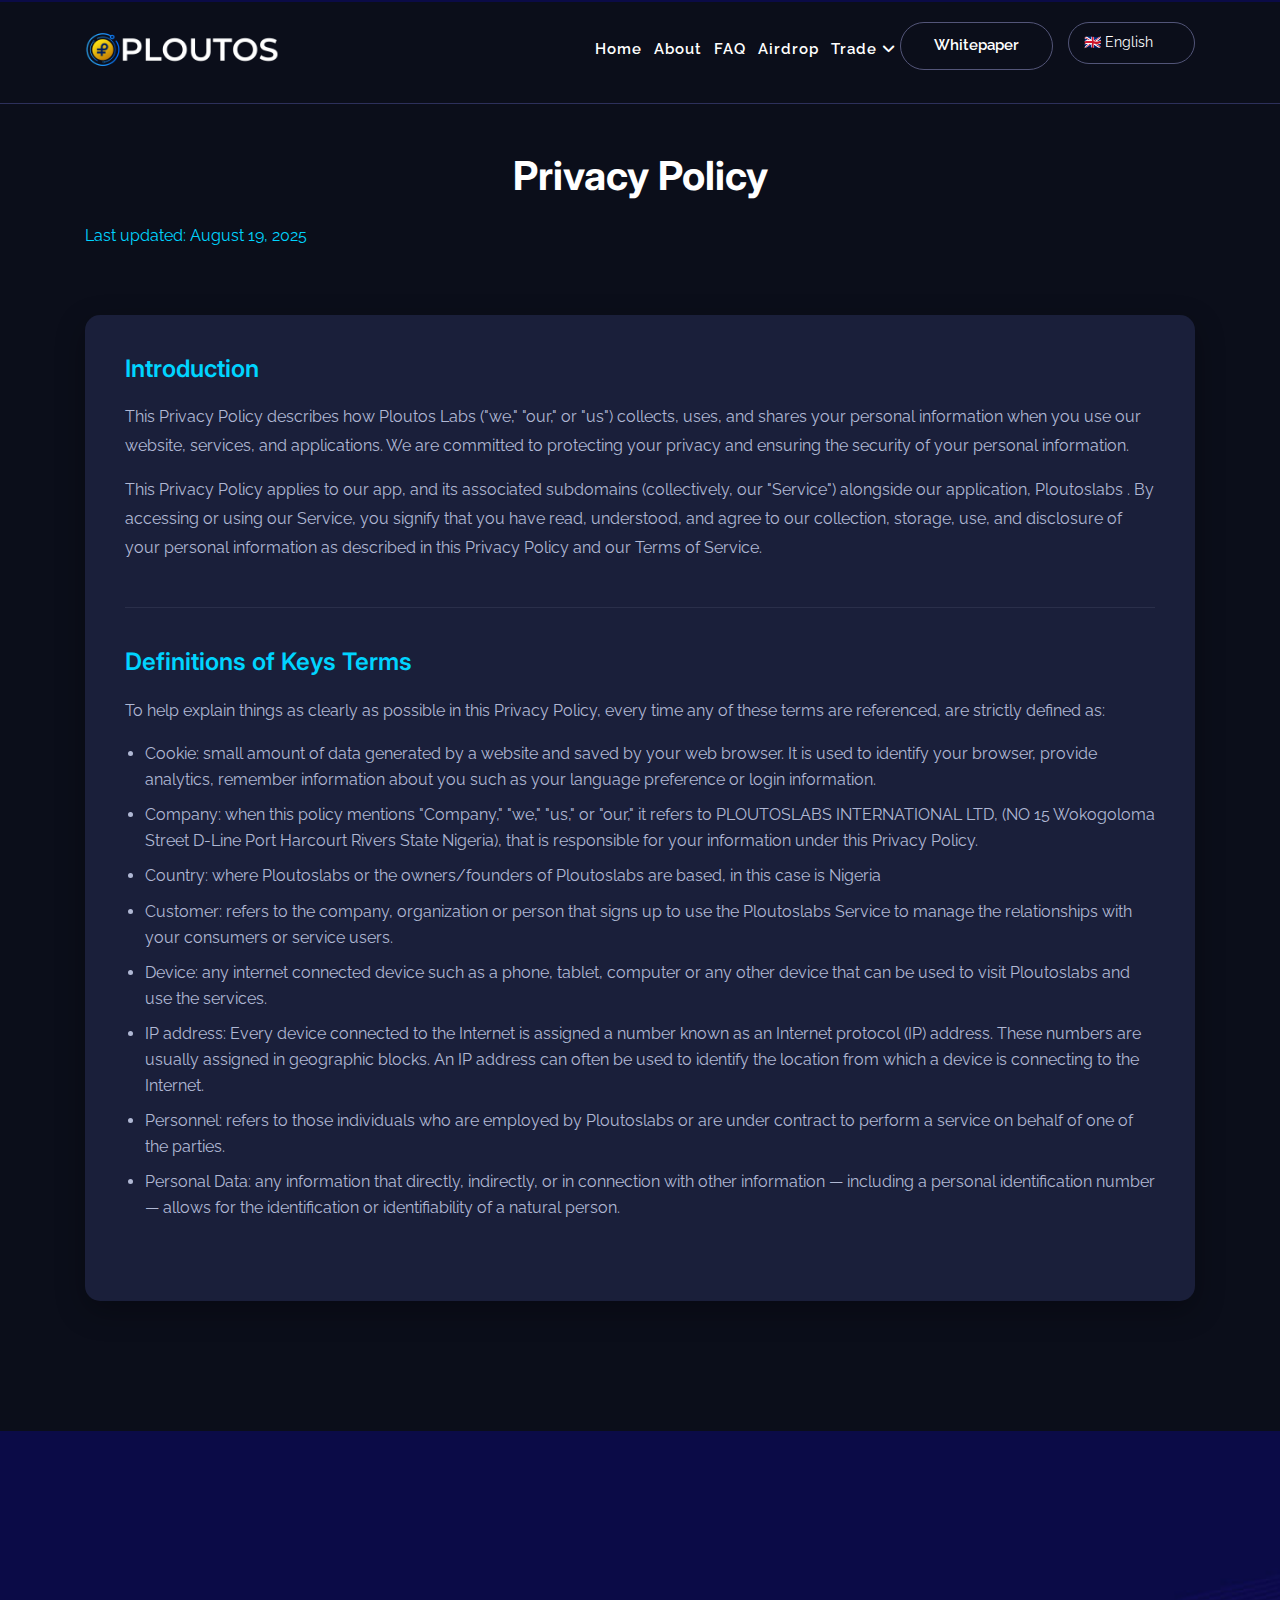
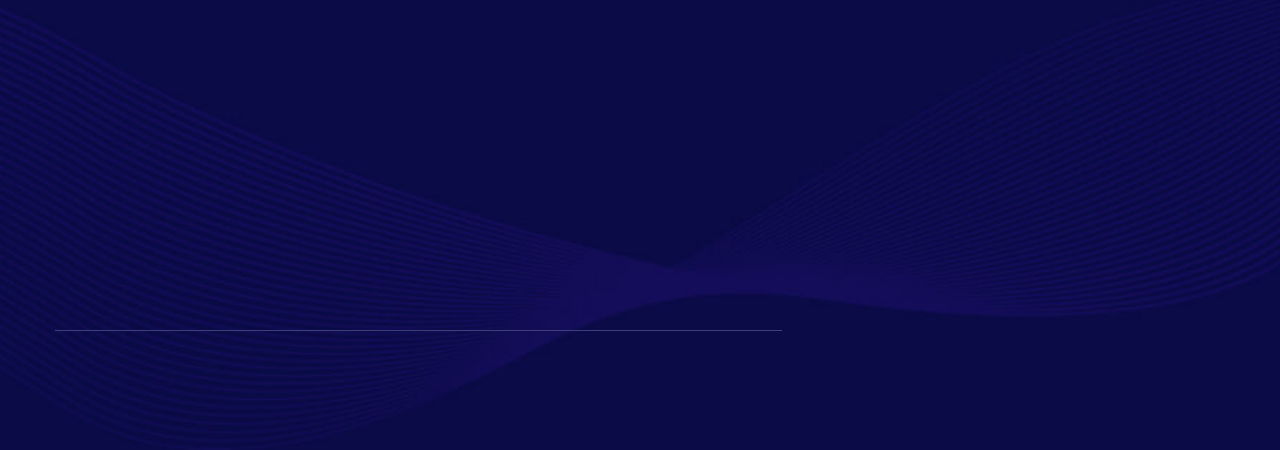
<file: privacy-refactored.html>
<!DOCTYPE html>
<html lang="en-US">

<head>
    <meta charset="UTF-8" />
    <meta http-equiv="x-ua-compatible" content="ie=edge" />

    <title data-translate="privacyPageTitle">
        Privacy Policy - Ploutos Labs
    </title>
    <meta name="description" data-translate="privacyPageDescription"
        content="Privacy Policy for Ploutos Labs - Learn how we collect, use, and protect your personal information." />
    <meta name="viewport" content="width=device-width, initial-scale=1" />
    <meta name="keywords" data-translate="keywords"
        content="Ploutos, privacy policy, data protection, blockchain, cryptocurrency" />
    <meta property="og:title" content="Privacy Policy - Ploutos Labs" />
    <meta property="og:description" data-translate="privacyPageDescription"
        content="Privacy Policy for Ploutos Labs - Learn how we collect, use, and protect your personal information." />
    <meta property="og:image" content="https://i.postimg.cc/fyg7ddkn/Ploutos-B1-1.png" />
    <meta property="og:url" content="https://ploutooslabs.io/privacy.html" />

    <link href="https://cdnjs.cloudflare.com/ajax/libs/font-awesome/5.15.4/css/all.min.css" rel="stylesheet" />

    <!-- Favicon -->
    <link rel="icon" type="image/png" sizes="56x56" href="assets/images/fav-icon/favicon.svg" />
    <!-- bootstrap CSS -->
    <link rel="stylesheet" href="assets/css/bootstrap.min.css" type="text/css" media="all" />
    <!-- Jquery UI Tab css -->
    <link rel="stylesheet" href="assets/css/jquery-ui.min.css" type="text/css" media="all" />
    <!-- carousel CSS -->
    <link rel="stylesheet" href="assets/css/owl.carousel.min.css" type="text/css" media="all" />
    <!-- nivo-slider CSS -->
    <link rel="stylesheet" href="assets/css/nivo-slider.css" type="text/css" media="all" />
    <!-- animate CSS -->
    <link rel="stylesheet" href="assets/css/animate.css" type="text/css" media="all" />
    <!-- animated-text CSS -->
    <link rel="stylesheet" href="assets/css/animated-text.css" type="text/css" media="all" />
    <!-- font-awesome CSS -->
    <link rel="stylesheet" href="assets/css/all.min.css" type="text/css" media="all" />
    <!-- font-flaticon CSS -->
    <link rel="stylesheet" href="assets/css/flaticon.css" type="text/css" media="all" />
    <!-- theme-default CSS -->
    <link rel="stylesheet" href="assets/css/theme-default.css" type="text/css" media="all" />
    <!-- meanmenu CSS -->
    <link rel="stylesheet" href="assets/css/meanmenu.min.css" type="text/css" media="all" />
    <!-- Main Style CSS -->
    <link rel="stylesheet" href="style.css" type="text/css" media="all" />
    <!-- transitions CSS -->
    <link rel="stylesheet" href="assets/css/owl.transitions.css" type="text/css" media="all" />
    <!-- venobox CSS -->
    <link rel="stylesheet" href="venobox/venobox.css" type="text/css" media="all" />
    <!-- widget CSS -->
    <link rel="stylesheet" href="assets/css/widget.css" type="text/css" media="all" />
    <!-- Swiper Slider -->
    <link rel="stylesheet" href="assets/css/animate.min.css" type="text/css" media="all" />
    <link rel="stylesheet" href="assets/css/custom-animation.css" type="text/css" media="all" />
    <link rel="stylesheet" href="assets/css/responsive.css" type="text/css" media="all" />
    <link rel="stylesheet" href="assets/css/scrollCue.css" type="text/css" media="all" />
    <style>
        .privacy-section {
            background-color: #0b0e1a;
            color: #ffffff;
        }

        .privacy-content {
            background-color: #1a1f3a;
            padding: 40px;
            border-radius: 15px;
            margin-bottom: 30px;
            box-shadow: 0 10px 30px rgba(0, 0, 0, 0.3);
        }

        .privacy-section-item {
            border-bottom: 1px solid #2a2f4a;
            padding-bottom: 30px;
        }

        .privacy-section-item:last-child {
            border-bottom: none;
            padding-bottom: 0;
        }

        .privacy-section-item h2 {
            color: #00d4ff;
            margin-bottom: 20px;
            font-size: 24px;
            font-weight: 600;
        }

        .privacy-section-item p {
            color: #b0b8d4;
            line-height: 1.8;
            margin-bottom: 15px;
        }

        .privacy-list {
            color: #b0b8d4;
            padding-left: 20px;
        }

        .privacy-list li {
            margin-bottom: 10px;
            line-height: 1.6;
        }

        .contact-info {
            background-color: #2a2f4a;
            padding: 20px;
            border-radius: 10px;
            border-left: 4px solid #00d4ff;
        }

        .contact-info p {
            margin-bottom: 10px;
        }

        .contact-info a {
            color: #00d4ff;
            text-decoration: none;
        }

        .contact-info a:hover {
            text-decoration: underline;
        }

        .dreamit-section-title h1 {
            color: #ffffff;
            font-size: 48px;
            font-weight: 700;
            margin-bottom: 15px;
        }

        .dreamit-section-content-text p {
            color: #00d4ff;
            font-size: 16px;
        }
    </style>
</head>

<body>
    <!-- Header will be injected here -->
    <div id="header-container"></div>

    <!--==================================================-->
    <!--Privacy Policy Content Section-->
    <!--===================================================-->
    <div class="privacy-section pt-150 pb-100">
        <div class="container">
            <div class="row">
                <div class="col-lg-12">
                    <div class="dreamit-section-title text-center pb-50">
                        <div class="dreamit-section-main-title">
                            <h1 data-translate="privacyPolicyTitle">Privacy Policy</h1>
                        </div>
                        <div class="dreamit-section-content-text">
                            <p data-translate="privacyPolicySubtitle">
                                Last updated: August 19, 2025
                            </p>
                        </div>
                    </div>
                </div>
            </div>

            <div class="row">
                <div class="col-lg-12">
                    <div class="privacy-content">

                        <!-- Introduction Section -->
                        <div class="privacy-section-item mb-40">
                            <h2 data-translate="privacyIntroTitle">Introduction</h2>
                            <p data-translate="privacyIntroContent">
                                This Privacy Policy describes how Ploutos Labs ("we," "our," or "us") collects, uses,
                                and shares your personal information when you use our website, services, and
                                applications. We are committed to protecting your privacy and ensuring the security of
                                your personal information.
                            </p>
                            <p data-translate="privacyIntroContent">
                                This Privacy Policy applies to our app, and its associated subdomains (collectively, our
                                "Service") alongside
                                our application, Ploutoslabs . By accessing or using our Service, you signify that you
                                have read, understood,
                                and agree to our collection, storage, use, and disclosure of your personal information
                                as described in this
                                Privacy Policy and our Terms of Service.
                            </p>
                        </div>

                        <!-- Definitions of keys terms -->
                        <div class="privacy-section-item mb-40">
                            <h2 data-translate="privacyDefinitionsTitle">Definitions of Keys Terms</h2>
                            <p data-translate="privacyDefinitionsContent">
                                To help explain things as clearly as possible in this Privacy Policy, every time any of
                                these terms are
                                referenced, are strictly defined as:
                            </p>
                            <ul class="privacy-list">
                                <li data-translate="privacyDefinitionsItem1">Cookie: small amount of data generated by a
                                    website and saved by your web browser. It is used to
                                    identify your browser, provide analytics, remember information about you such as
                                    your language
                                    preference or login information.</li>
                                <li data-translate="privacyDefinitionsItem2">Company: when this policy mentions
                                    "Company," "we," "us," or "our," it refers to PLOUTOSLABS
                                    INTERNATIONAL LTD, (NO 15 Wokogoloma Street D-Line Port Harcourt Rivers State
                                    Nigeria), that is
                                    responsible for your information under this Privacy Policy.</li>
                                <li data-translate="privacyDefinitionsItem3">Country: where Ploutoslabs or the
                                    owners/founders of Ploutoslabs are based, in this case is Nigeria
                                </li>
                                <li data-translate="privacyDefinitionsItem4">Customer: refers to the company,
                                    organization or person that signs up to use the Ploutoslabs Service to
                                    manage the relationships with your consumers or service users.</li>
                                <li data-translate="privacyDefinitionsItem5">Device: any internet connected device such
                                    as a phone, tablet, computer or any other device that can
                                    be used to visit Ploutoslabs and use the services.</li>
                                <li data-translate="privacyDefinitionsItem6">IP address: Every device connected to the
                                    Internet is assigned a number known as an Internet protocol
                                    (IP) address. These numbers are usually assigned in geographic blocks. An IP address
                                    can often be
                                    used to identify the location from which a device is connecting to the Internet.
                                </li>
                                <li>
                                    Personnel: refers to those individuals who are employed by Ploutoslabs or are under
                                    contract to
                                    perform a service on behalf of one of the parties.
                                </li>
                                <li>Personal Data: any information that directly, indirectly, or in connection with
                                    other information —
                                    including a personal identification number — allows for the identification or
                                    identifiability of a natural
                                    person.</li>
                            </ul>
                        </div>

                        <!-- Add more privacy policy content sections here as needed -->

                    </div>
                </div>
            </div>
        </div>
    </div>

    <!-- Footer will be injected here -->
    <div id="footer-container"></div>

    <!-- jquery js -->
    <script src="assets/js/vendor/jquery-3.2.1.min.js"></script>
    <!-- bootstrap js -->
    <script src="assets/js/bootstrap.min.js"></script>
    <!-- carousel js -->
    <script src="assets/js/owl.carousel.min.js"></script>
    <!-- counterup js -->
    <script src="assets/js/jquery.counterup.min.js"></script>
    <!-- waypoints js -->
    <script src="assets/js/waypoints.min.js"></script>
    <!-- appear js -->
    <script src="assets/js/jquery.appear.js"></script>
    <!-- wow js -->
    <script src="assets/js/wow.min.js"></script>
    <!-- imagesloaded js -->
    <script src="assets/js/imagesloaded.pkgd.min.js"></script>
    <!-- venobox js -->
    <script src="venobox/venobox.js"></script>
    <!-- ajax mail js -->
    <script src="assets/js/ajax-mail.js"></script>
    <!--  animated-text js -->
    <script src="assets/js/animated-text.js"></script>
    <!-- venobox min js -->
    <script src="venobox/venobox.min.js"></script>
    <!-- isotope js -->
    <script src="assets/js/isotope.pkgd.min.js"></script>
    <!-- jquery nivo slider pack js -->
    <script src="assets/js/jquery.nivo.slider.pack.js"></script>
    <!-- jquery meanmenu js -->
    <script src="assets/js/jquery.meanmenu.js"></script>
    <!-- jquery scrollup js -->
    <script src="assets/js/jquery.scrollUp.js"></script>
    <!-- Jquery UI Tab JS -->
    <script src="assets/js/jquery-ui.min.js"></script>
    <!--Swiper Slider-->
    <script src="assets/js/swiper.min.js"></script>
    <!--theme js-->
    <script src="assets/js/wow.min.js"></script>
    <script src="assets/js/theme.js"></script>
    <script src="assets/js/scrollCue.min.js"></script>
    
    <!-- Load shared components -->
    <script src="assets/js/components.js"></script>
    
    <!--jquery js-->
    <script>
        $(window).on('scroll', function () {
            var scrolled = $(window).scrollTop();
            if (scrolled > 300) $('.go-top').addClass('active');
            if (scrolled < 300) $('.go-top').removeClass('active');
        });

        $('.go-top').on('click', function () {
            $('html, body').animate(
                {
                    scrollTop: '0',
                },
                1200
            );
        });
    </script>

    <script>
        'use strict';
        jQuery,
            jQuery(document).ready(function (o) {
                0 < o('.offset-side-bar').length &&
                    o('.offset-side-bar').on('click', function (e) {
                        e.preventDefault(),
                            e.stopPropagation(),
                            o('.cart-group').addClass('isActive');
                    }),
                    0 < o('.close').length &&
                    o('.close').on('click', function (e) {
                        e.preventDefault(), o('.cart-group').removeClass('isActive');
                    }),
                    0 < o('.navSidebar-button').length &&
                    o('.navSidebar-button').on('click', function (e) {
                        e.preventDefault(),
                            e.stopPropagation(),
                            o('.info-group').addClass('isActive');
                    }),
                    0 < o('.close').length &&
                    o('.close').on('click', function (e) {
                        e.preventDefault(), o('.info-group').removeClass('isActive');
                    }),
                    o('body').on('click', function (e) {
                        o('.info-group').removeClass('isActive'),
                            o('.cart-group').removeClass('isActive');
                    }),
                    o('.dt-sidebar-widget').on('click', function (e) {
                        e.stopPropagation();
                    }),
                    0 < o('.xs-modal-popup').length &&
                    o('.xs-modal-popup').magnificPopup({
                        type: 'inline',
                        fixedContentPos: !1,
                        fixedBgPos: !0,
                        overflowX: 'auto',
                        closeBtnInside: !1,
                        callbacks: {
                            beforeOpen: function () {
                                this.st.mainClass = 'my-mfp-slide-bottom xs-promo-popup';
                            },
                        },
                    });
            });
    </script>
    <script src="translations/translations.js"></script>
</body>

</html>
</file>
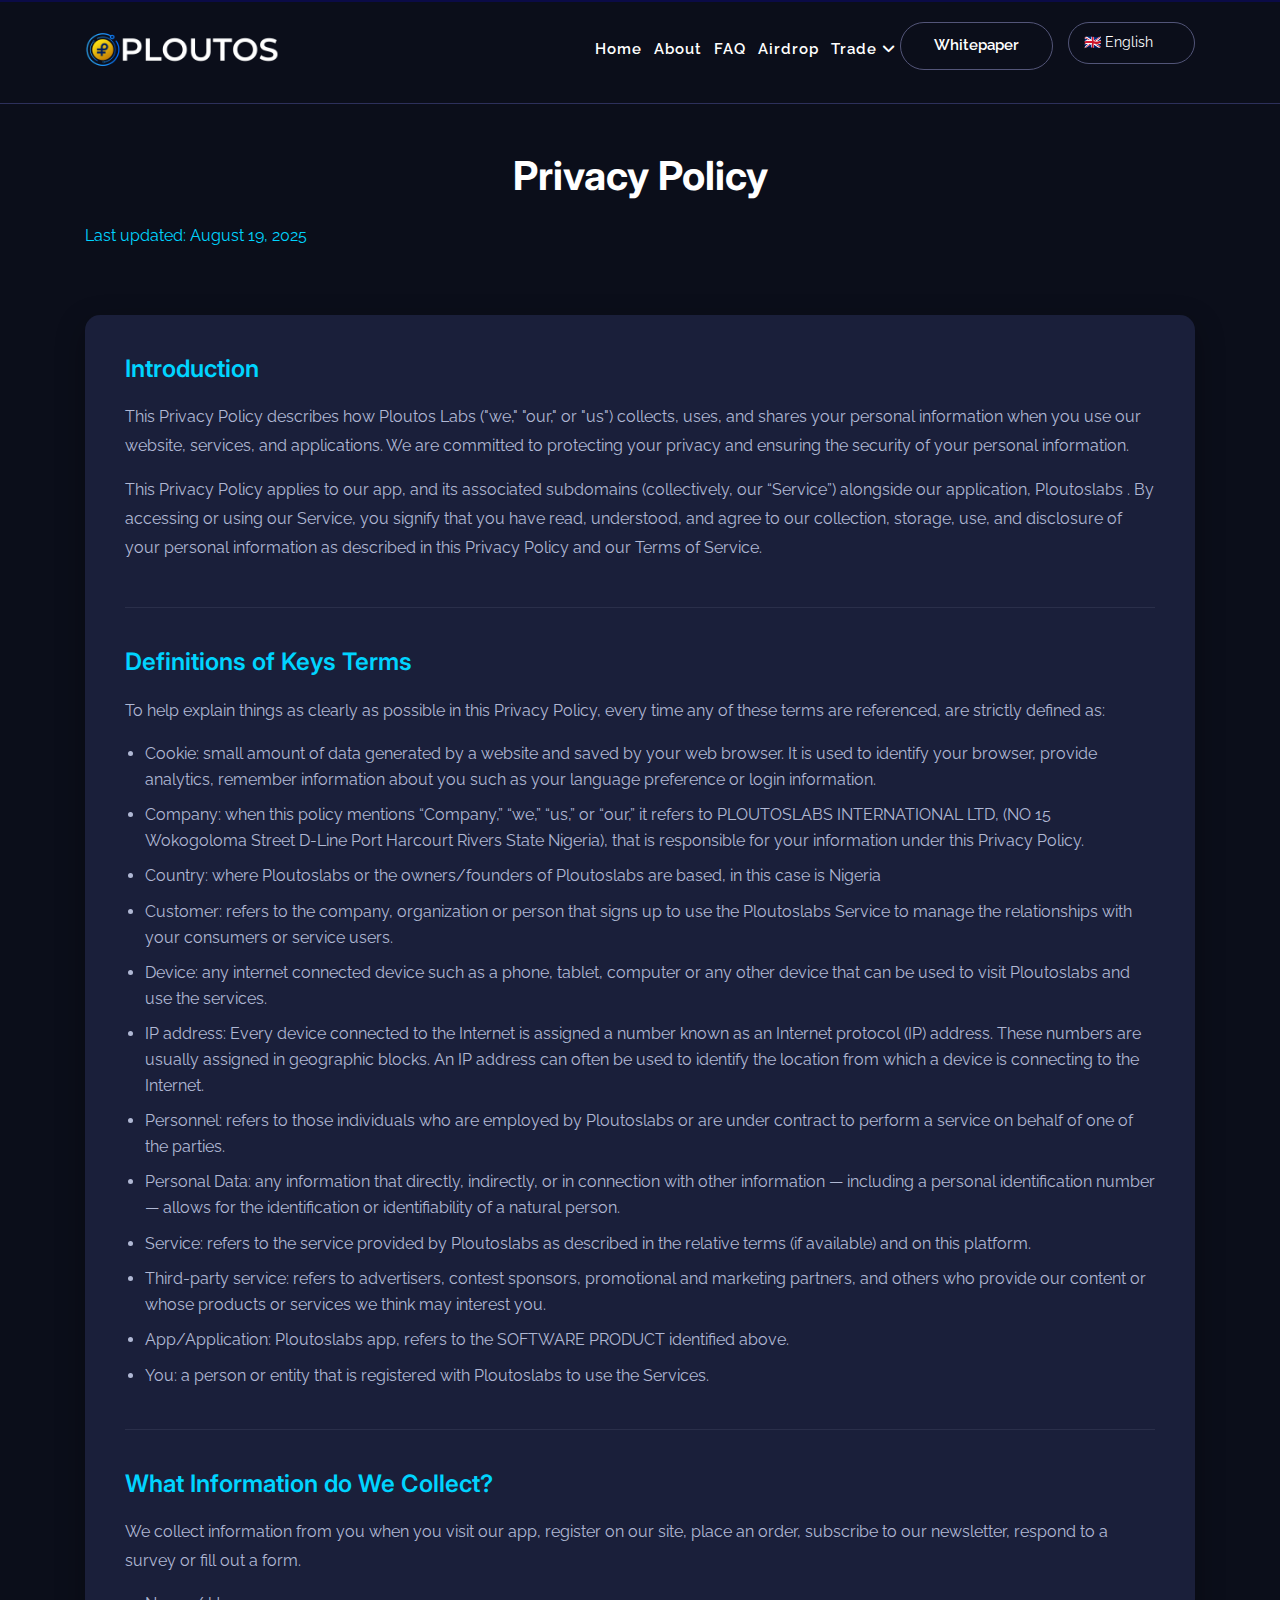
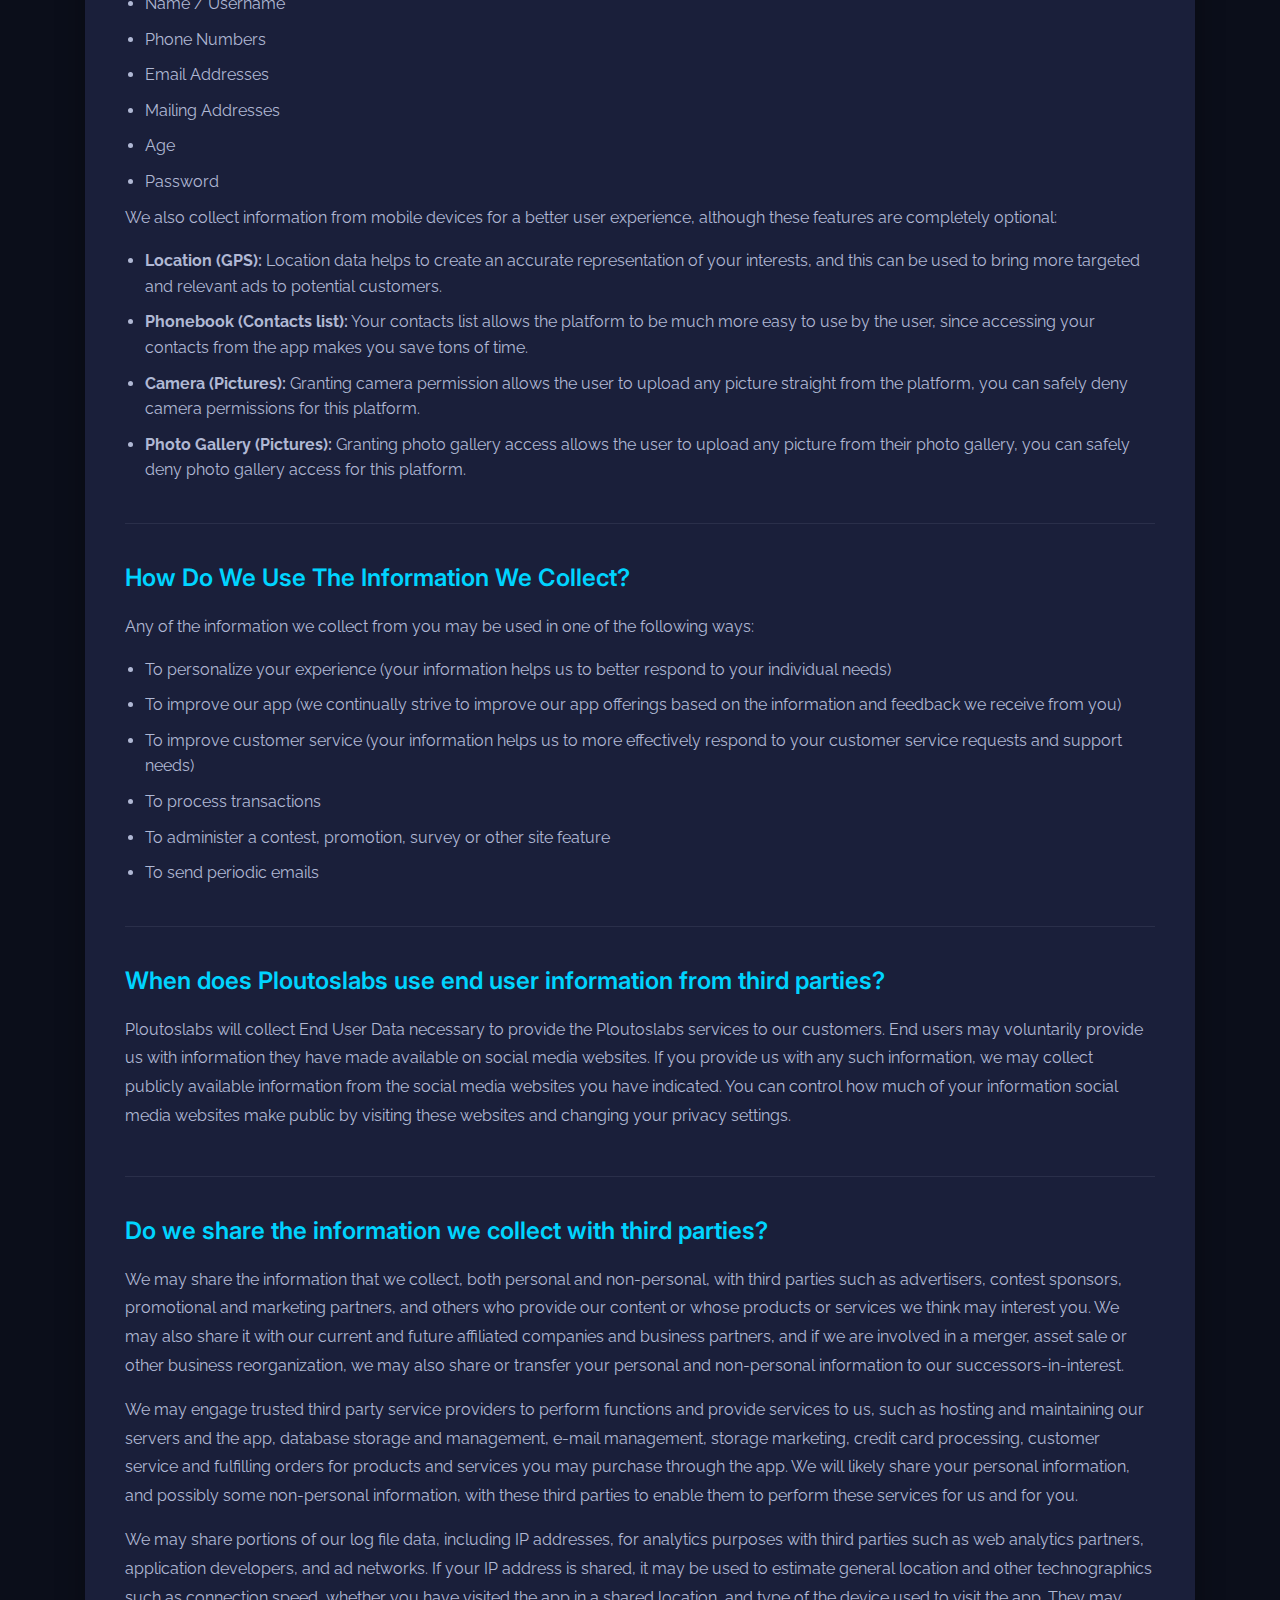
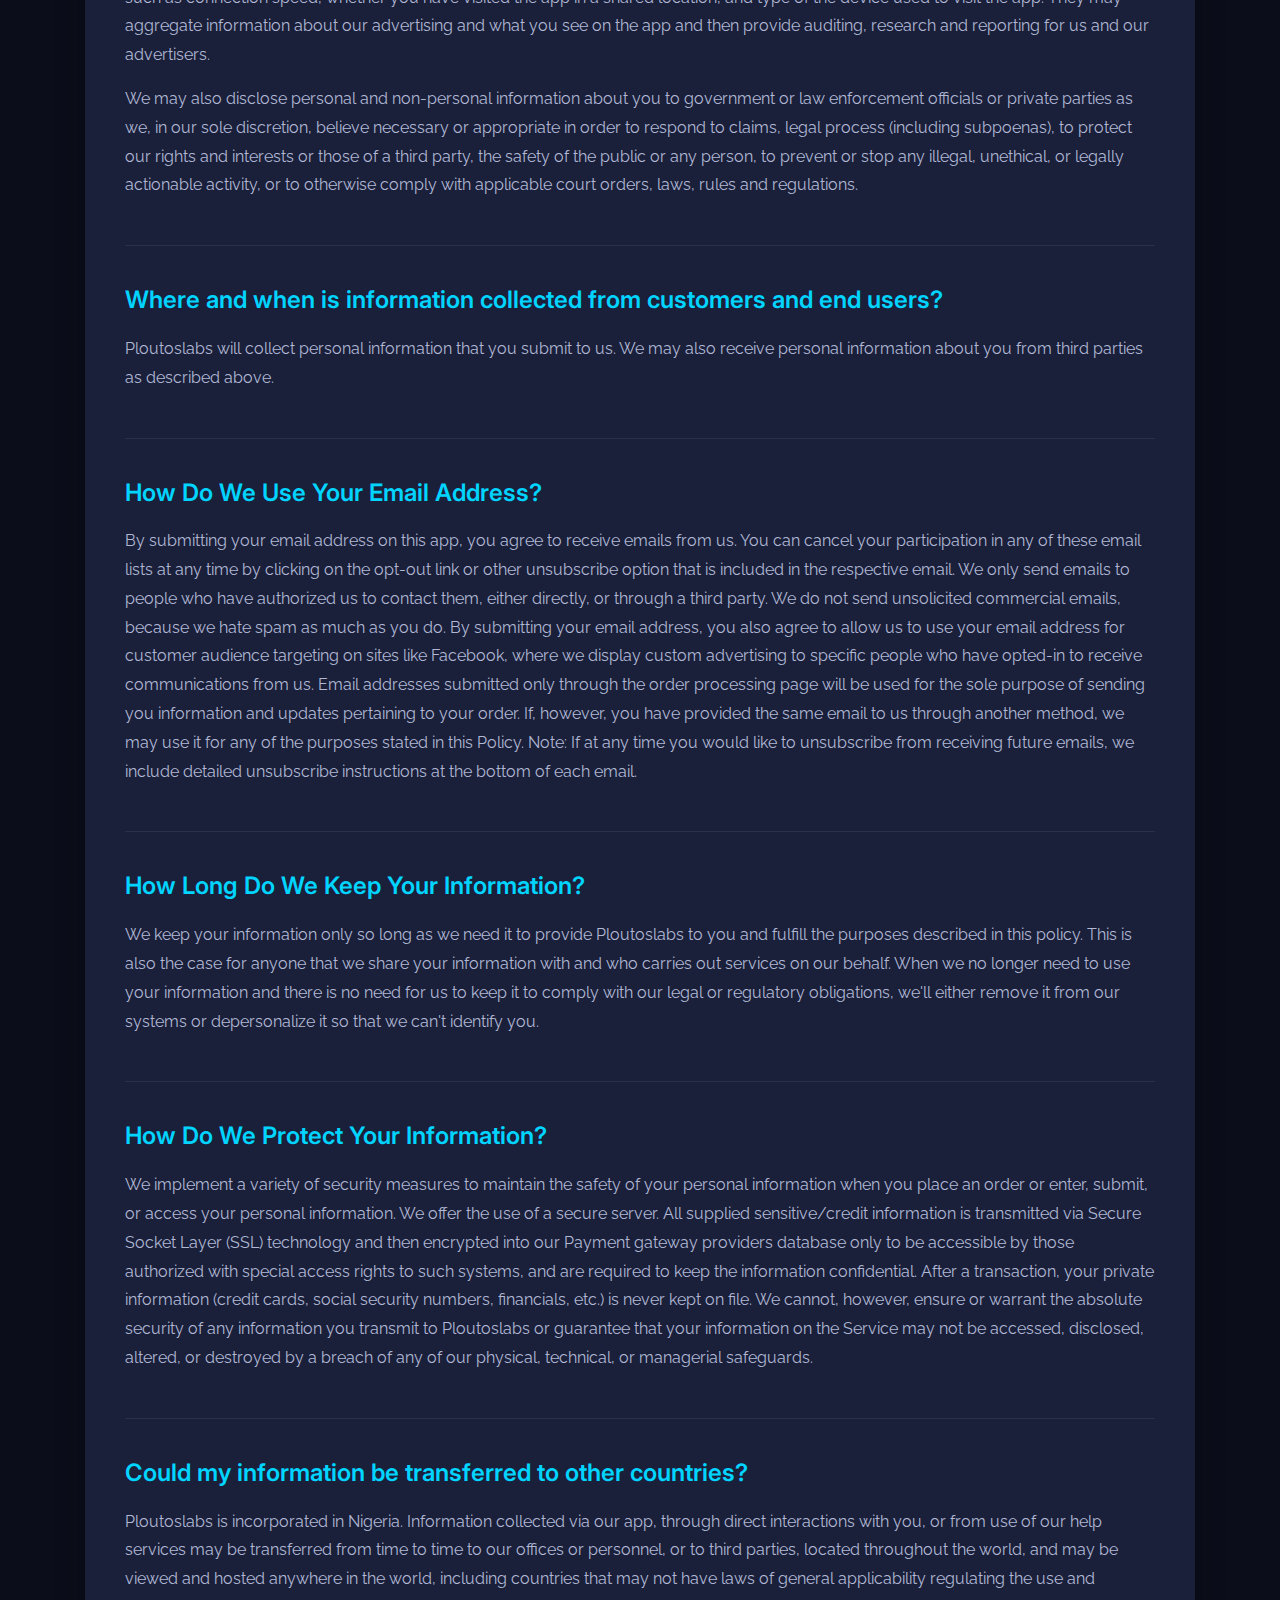
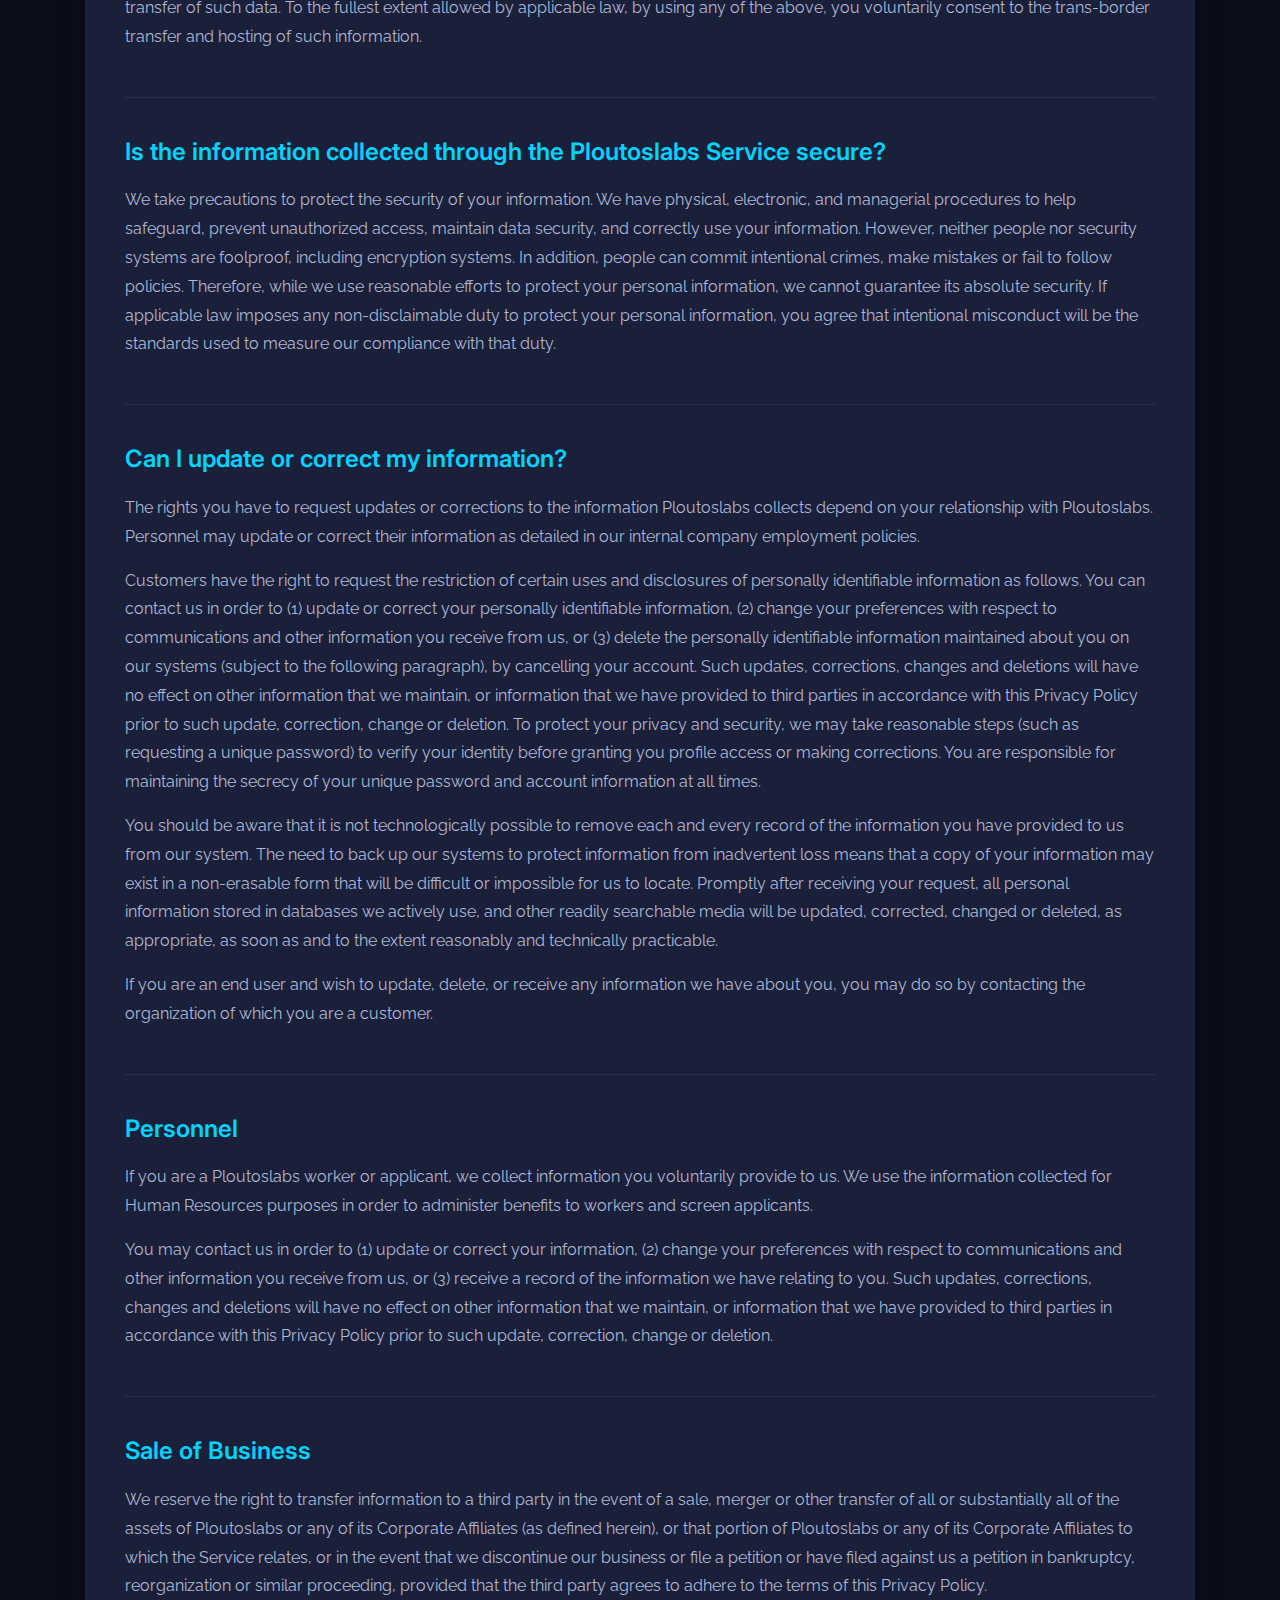
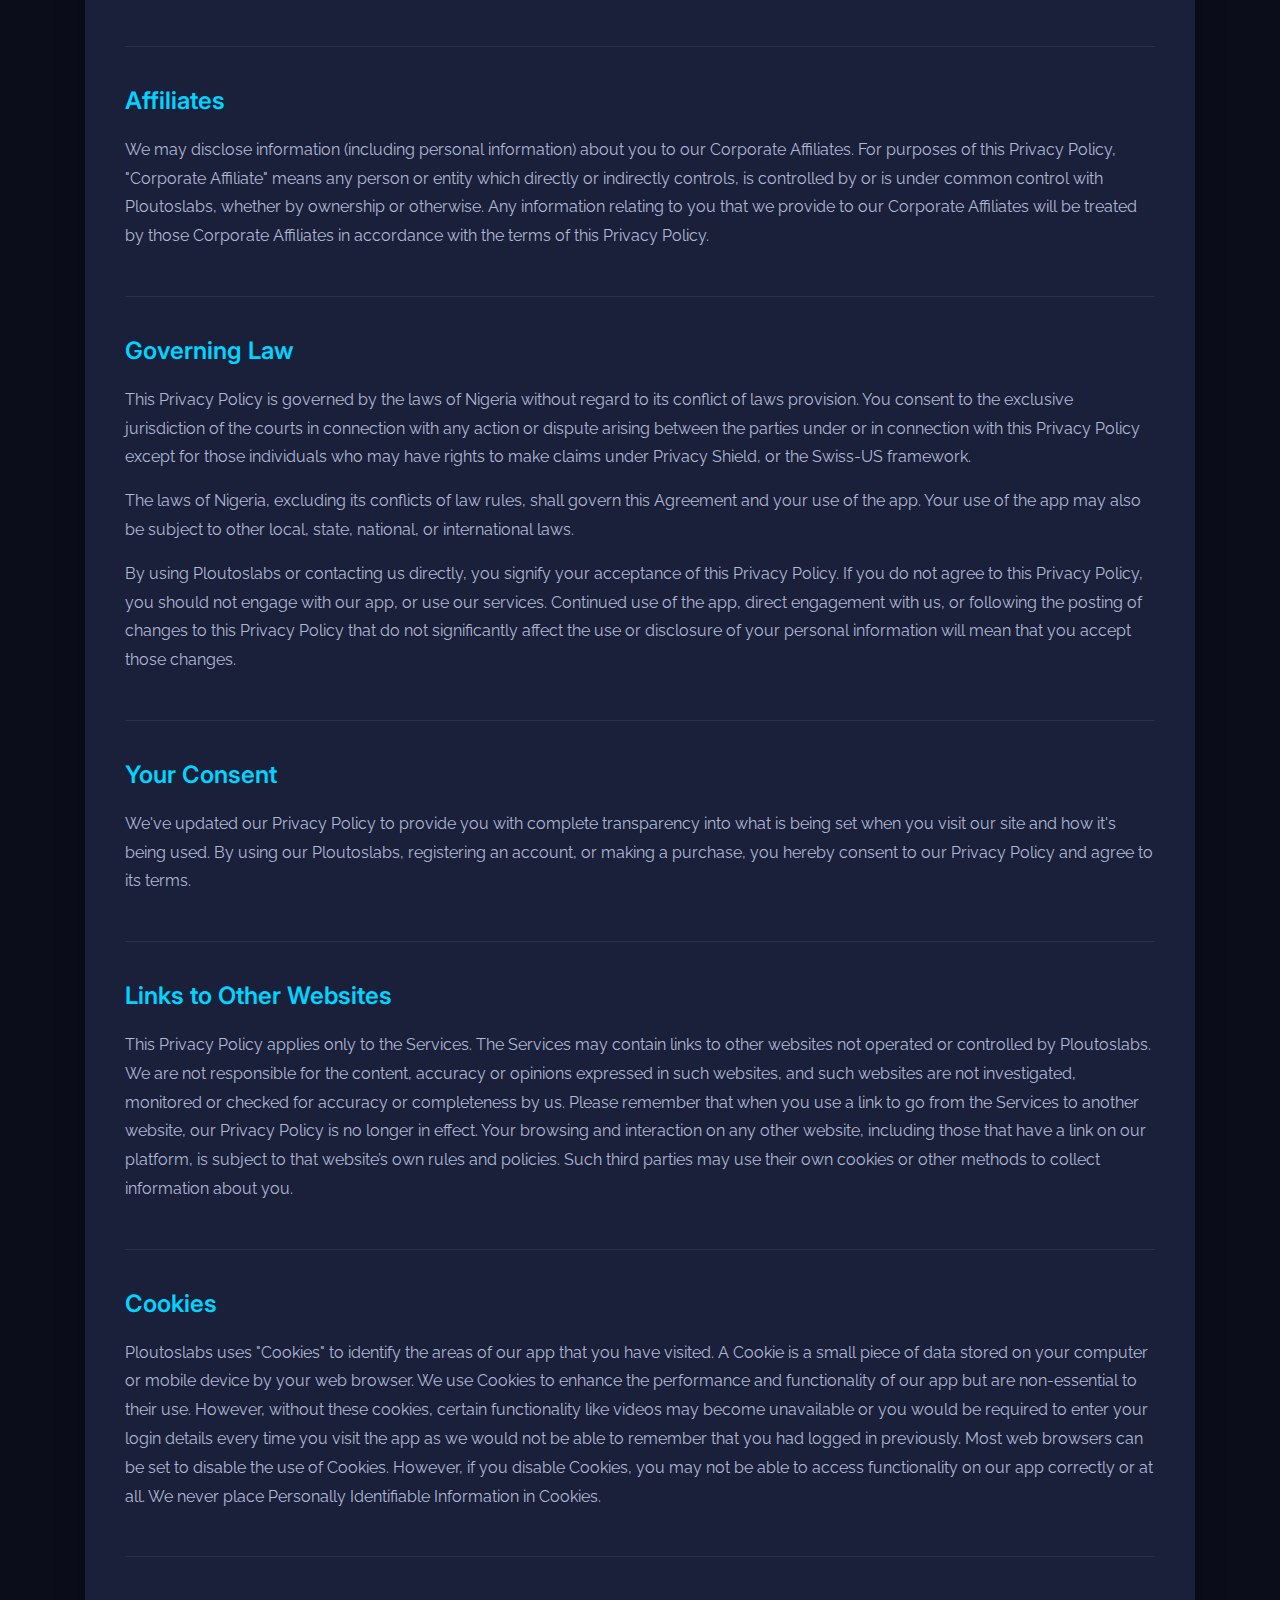
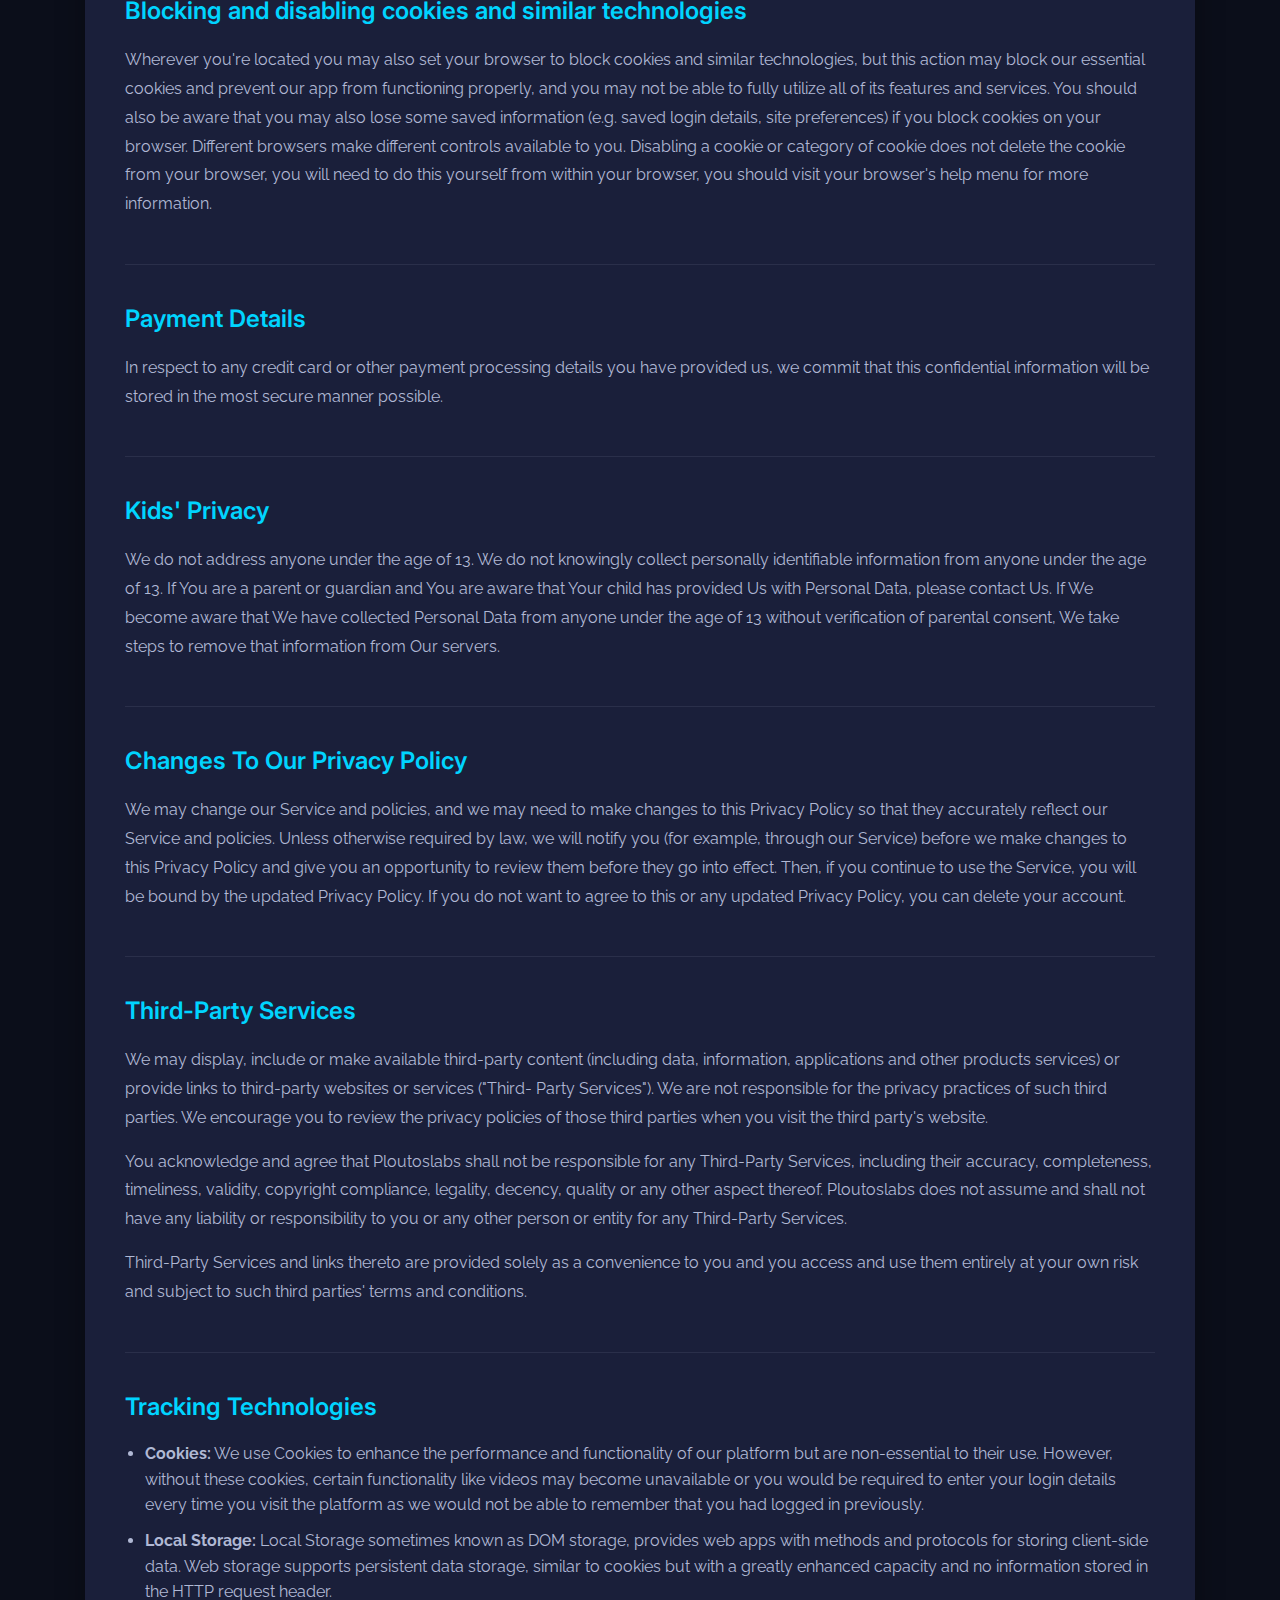
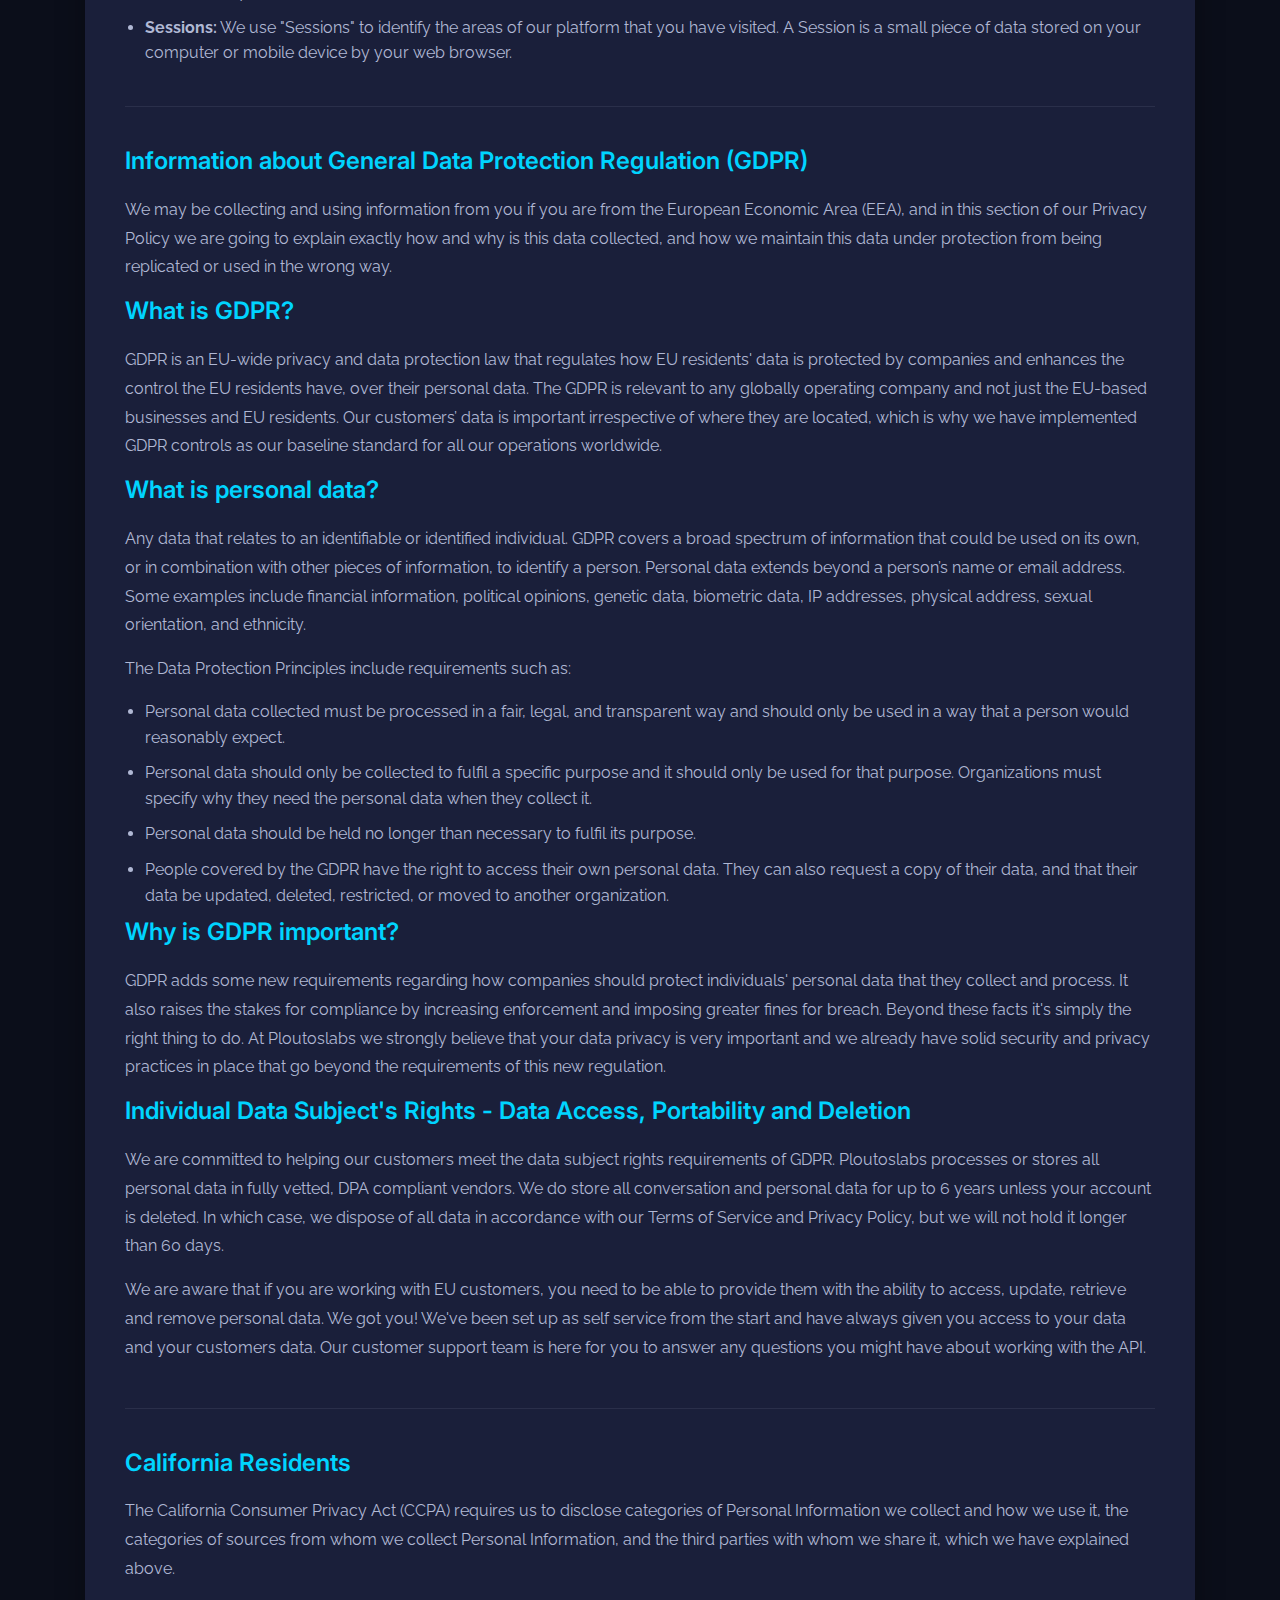
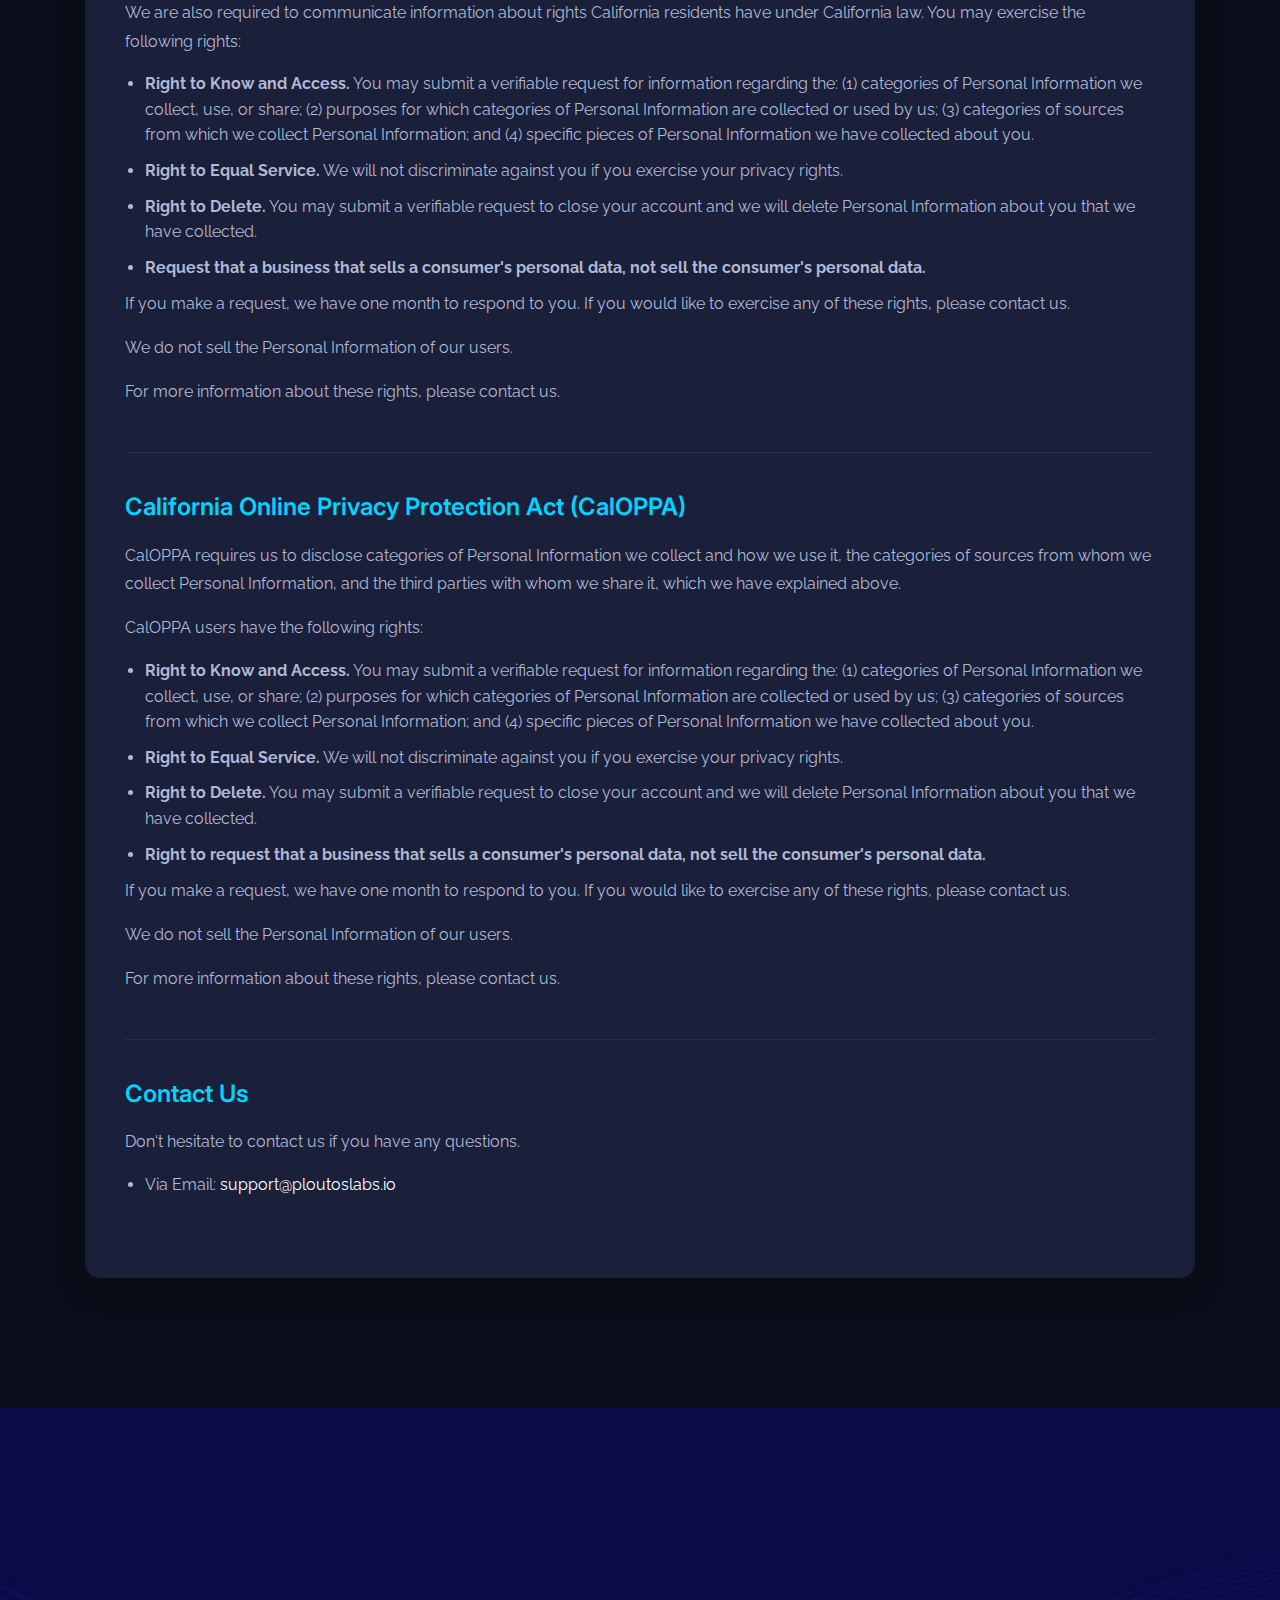
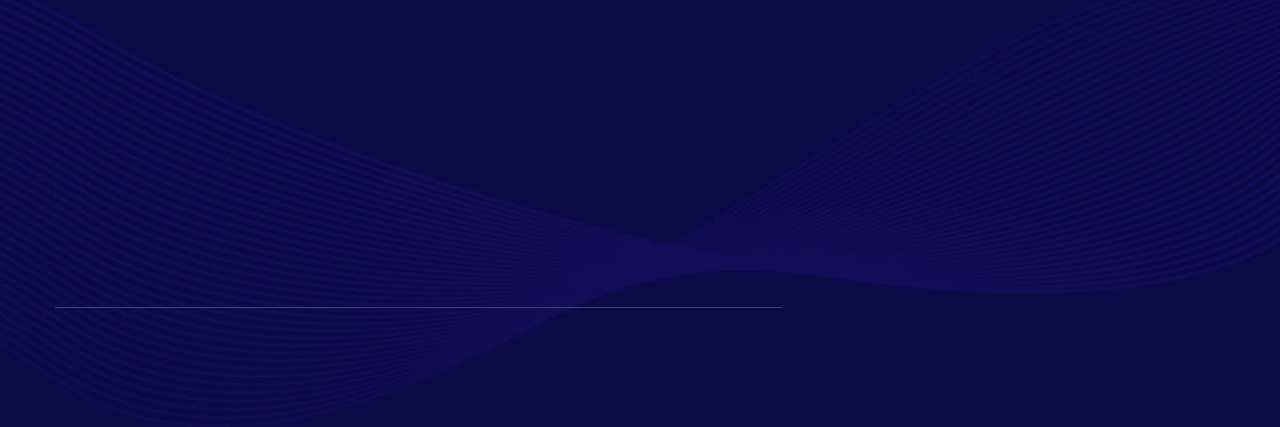
<file: privacy.html>
<!DOCTYPE html>
<html lang="en-US">

<head>
    <meta charset="UTF-8" />
    <meta http-equiv="x-ua-compatible" content="ie=edge" />

    <title data-translate="privacyPageTitle">
        Privacy Policy - Ploutos Labs
    </title>
    <meta name="description" data-translate="privacyPageDescription"
        content="Privacy Policy for Ploutos Labs - Learn how we collect, use, and protect your personal information." />
    <meta name="viewport" content="width=device-width, initial-scale=1" />
    <meta name="keywords" data-translate="keywords"
        content="Ploutos, privacy policy, data protection, blockchain, cryptocurrency" />
    <meta property="og:title" content="Privacy Policy - Ploutos Labs" />
    <meta property="og:description" data-translate="privacyPageDescription"
        content="Privacy Policy for Ploutos Labs - Learn how we collect, use, and protect your personal information." />
    <meta property="og:image" content="https://i.postimg.cc/fyg7ddkn/Ploutos-B1-1.png" />
    <meta property="og:url" content="https://ploutooslabs.io/privacy.html" />

    <link href="https://cdnjs.cloudflare.com/ajax/libs/font-awesome/5.15.4/css/all.min.css" rel="stylesheet" />

    <!-- Favicon -->
    <link rel="icon" type="image/png" sizes="56x56" href="assets/images/fav-icon/favicon.svg" />
    <!-- bootstrap CSS -->
    <link rel="stylesheet" href="assets/css/bootstrap.min.css" type="text/css" media="all" />
    <!-- Jquery UI Tab css -->
    <link rel="stylesheet" href="assets/css/jquery-ui.min.css" type="text/css" media="all" />
    <!-- carousel CSS -->
    <link rel="stylesheet" href="assets/css/owl.carousel.min.css" type="text/css" media="all" />
    <!-- nivo-slider CSS -->
    <link rel="stylesheet" href="assets/css/nivo-slider.css" type="text/css" media="all" />
    <!-- animate CSS -->
    <link rel="stylesheet" href="assets/css/animate.css" type="text/css" media="all" />
    <!-- animated-text CSS -->
    <link rel="stylesheet" href="assets/css/animated-text.css" type="text/css" media="all" />
    <!-- font-awesome CSS -->
    <link rel="stylesheet" href="assets/css/all.min.css" type="text/css" media="all" />
    <!-- font-flaticon CSS -->
    <link rel="stylesheet" href="assets/css/flaticon.css" type="text/css" media="all" />
    <!-- theme-default CSS -->
    <link rel="stylesheet" href="assets/css/theme-default.css" type="text/css" media="all" />
    <!-- meanmenu CSS -->
    <link rel="stylesheet" href="assets/css/meanmenu.min.css" type="text/css" media="all" />
    <!-- Main Style CSS -->
    <link rel="stylesheet" href="style.css" type="text/css" media="all" />
    <!-- transitions CSS -->
    <link rel="stylesheet" href="assets/css/owl.transitions.css" type="text/css" media="all" />
    <!-- venobox CSS -->
    <link rel="stylesheet" href="venobox/venobox.css" type="text/css" media="all" />
    <!-- widget CSS -->
    <link rel="stylesheet" href="assets/css/widget.css" type="text/css" media="all" />
    <!-- Swiper Slider -->
    <link rel="stylesheet" href="assets/css/animate.min.css" type="text/css" media="all" />
    <link rel="stylesheet" href="assets/css/custom-animation.css" type="text/css" media="all" />
    <link rel="stylesheet" href="assets/css/responsive.css" type="text/css" media="all" />
    <link rel="stylesheet" href="assets/css/scrollCue.css" type="text/css" media="all" />
    <style>
        .privacy-section {
            background-color: #0b0e1a;
            color: #ffffff;
        }

        .privacy-content {
            background-color: #1a1f3a;
            padding: 40px;
            border-radius: 15px;
            margin-bottom: 30px;
            box-shadow: 0 10px 30px rgba(0, 0, 0, 0.3);
        }

        .privacy-section-item {
            border-bottom: 1px solid #2a2f4a;
            padding-bottom: 30px;
        }

        .privacy-section-item:last-child {
            border-bottom: none;
            padding-bottom: 0;
        }

        .privacy-section-item h2 {
            color: #00d4ff;
            margin-bottom: 20px;
            font-size: 24px;
            font-weight: 600;
        }

        .privacy-section-item p {
            color: #b0b8d4;
            line-height: 1.8;
            margin-bottom: 15px;
        }

        .privacy-list {
            color: #b0b8d4;
            padding-left: 20px;
        }

        .privacy-list li {
            margin-bottom: 10px;
            line-height: 1.6;
        }

        .contact-info {
            background-color: #2a2f4a;
            padding: 20px;
            border-radius: 10px;
            border-left: 4px solid #00d4ff;
        }

        .contact-info p {
            margin-bottom: 10px;
        }

        .contact-info a {
            color: #00d4ff;
            text-decoration: none;
        }

        .contact-info a:hover {
            text-decoration: underline;
        }

        .dreamit-section-title h1 {
            color: #ffffff;
            font-size: 48px;
            font-weight: 700;
            margin-bottom: 15px;
        }

        .dreamit-section-content-text p {
            color: #00d4ff;
            font-size: 16px;
        }
    </style>
</head>

<body>
    <!-- Header will be injected here -->
    <div id="header-container"></div>

    <!--==================================================-->
    <!--Privacy Policy Content Section-->
    <!--===================================================-->
    <div class="privacy-section pt-150 pb-100">
        <div class="container">
            <div class="row">
                <div class="col-lg-12">
                    <div class="dreamit-section-title text-center pb-50">
                        <div class="dreamit-section-main-title">
                            <h1 data-translate="privacyPolicyTitle">Privacy Policy</h1>
                        </div>
                        <div class="dreamit-section-content-text">
                            <p data-translate="privacyPolicySubtitle">
                                Last updated: August 19, 2025
                            </p>
                        </div>
                    </div>
                </div>
            </div>

            <div class="row">
                <div class="col-lg-12">
                    <div class="privacy-content">

                        <!-- Introduction Section -->
                        <div class="privacy-section-item mb-40">
                            <h2 data-translate="privacyIntroTitle">Introduction</h2>
                            <p data-translate="privacyIntroContent">
                                This Privacy Policy describes how Ploutos Labs ("we," "our," or "us") collects, uses,
                                and shares your personal information when you use our website, services, and
                                applications. We are committed to protecting your privacy and ensuring the security of
                                your personal information.
                            </p>
                            <p data-translate="privacyIntroContent">
                                This Privacy Policy applies to our app, and its associated subdomains (collectively, our
                                “Service”) alongside
                                our application, Ploutoslabs . By accessing or using our Service, you signify that you
                                have read, understood,
                                and agree to our collection, storage, use, and disclosure of your personal information
                                as described in this
                                Privacy Policy and our Terms of Service.
                            </p>
                        </div>

                        <!-- Definitions of keys terms -->
                        <div class="privacy-section-item mb-40">
                            <h2 data-translate="privacyDefinitionsTitle">Definitions of Keys Terms</h2>
                            <p data-translate="privacyDefinitionsContent">
                                To help explain things as clearly as possible in this Privacy Policy, every time any of
                                these terms are
                                referenced, are strictly defined as:
                            </p>
                            <ul class="privacy-list">
                                <li data-translate="privacyDefinitionsItem1">Cookie: small amount of data generated by a
                                    website and saved by your web browser. It is used to
                                    identify your browser, provide analytics, remember information about you such as
                                    your language
                                    preference or login information.</li>
                                <li data-translate="privacyDefinitionsItem2">Company: when this policy mentions
                                    “Company,” “we,” “us,” or “our,” it refers to PLOUTOSLABS
                                    INTERNATIONAL LTD, (NO 15 Wokogoloma Street D-Line Port Harcourt Rivers State
                                    Nigeria), that is
                                    responsible for your information under this Privacy Policy.</li>
                                <li data-translate="privacyDefinitionsItem3">Country: where Ploutoslabs or the
                                    owners/founders of Ploutoslabs are based, in this case is Nigeria
                                </li>
                                <li data-translate="privacyDefinitionsItem4">Customer: refers to the company,
                                    organization or person that signs up to use the Ploutoslabs Service to
                                    manage the relationships with your consumers or service users.</li>
                                <li data-translate="privacyDefinitionsItem5">Device: any internet connected device such
                                    as a phone, tablet, computer or any other device that can
                                    be used to visit Ploutoslabs and use the services.</li>
                                <li data-translate="privacyDefinitionsItem6">IP address: Every device connected to the
                                    Internet is assigned a number known as an Internet protocol
                                    (IP) address. These numbers are usually assigned in geographic blocks. An IP address
                                    can often be
                                    used to identify the location from which a device is connecting to the Internet.
                                </li>
                                <li>
                                    Personnel: refers to those individuals who are employed by Ploutoslabs or are under
                                    contract to
                                    perform a service on behalf of one of the parties.
                                </li>
                                <li>Personal Data: any information that directly, indirectly, or in connection with
                                    other information —
                                    including a personal identification number — allows for the identification or
                                    identifiability of a natural
                                    person.</li>
                                <li>Service: refers to the service provided by Ploutoslabs as described in the relative
                                    terms (if available)
                                    and on this platform.</li>
                                <li>Third-party service: refers to advertisers, contest sponsors, promotional and
                                    marketing partners, and
                                    others who provide our content or whose products or services we think may interest
                                    you.</li>
                                <li>App/Application: Ploutoslabs app, refers to the SOFTWARE PRODUCT identified above.
                                </li>
                                <li>You: a person or entity that is registered with Ploutoslabs to use the Services.
                                </li>
                            </ul>
                        </div>

                        <!-- Information We Collect -->
                        <div class="privacy-section-item mb-40">
                            <h2 data-translate="privacyCollectTitle">What Information do We Collect?</h2>
                            <p data-translate="privacyCollectContent">
                                We collect information from you when you visit our app, register on our site, place an
                                order, subscribe to our
                                newsletter, respond to a survey or fill out a form.
                            </p>
                            <ul class="privacy-list">
                                <li data-translate="privacyCollectItem1">Name / Username</li>
                                <li data-translate="privacyCollectItem2">Phone Numbers</li>
                                <li data-translate="privacyCollectItem3">Email Addresses</li>
                                <li data-translate="privacyCollectItem4">Mailing Addresses</li>
                                <li data-translate="privacyCollectItem5">Age</li>
                                <li data-translate="privacyCollectItem6">Password</li>
                            </ul>
                            <p>We also collect information from mobile devices for a better user experience, although
                                these features are completely optional:</p>
                            <ul class="privacy-list">
                                <li><strong>Location (GPS):</strong> Location data helps to create an accurate
                                    representation of your interests, and this can be used to bring more targeted and
                                    relevant ads to potential customers.</li>
                                <li><strong>Phonebook (Contacts list):</strong> Your contacts list allows the platform
                                    to be much more easy to use by the user, since accessing your contacts from the app
                                    makes you save tons of time.</li>
                                <li><strong>Camera (Pictures):</strong> Granting camera permission allows the user to
                                    upload any picture straight from the platform, you can safely deny camera
                                    permissions for this platform.</li>
                                <li><strong>Photo Gallery (Pictures):</strong> Granting photo gallery access allows the
                                    user to upload any picture from their photo gallery, you can safely deny photo
                                    gallery access for this platform.</li>
                            </ul>
                        </div>

                        <!-- How We Use Information -->
                        <div class="privacy-section-item mb-40">
                            <h2 data-translate="privacyUseTitle">How Do We Use The Information We Collect?</h2>
                            <p data-translate="privacyUseContent">
                                Any of the information we collect from you may be used in one of the following ways:
                            </p>
                            <ul class="privacy-list">
                                <li data-translate="privacyUseItem1">To personalize your experience (your information
                                    helps us to better respond to your individual needs)</li>
                                <li data-translate="privacyUseItem2">To improve our app (we continually strive to
                                    improve our app offerings based on the information and feedback we receive from you)
                                </li>
                                <li data-translate="privacyUseItem3">To improve customer service (your information helps
                                    us to more effectively respond to your customer service requests and support needs)
                                </li>
                                <li data-translate="privacyUseItem4">To process transactions</li>
                                <li data-translate="privacyUseItem5">To administer a contest, promotion, survey or other
                                    site feature</li>
                                <li data-translate="privacyUseItem6">To send periodic emails</li>
                            </ul>
                        </div>

                        <div class="privacy-section-item mb-40">
                            <h2 data-translate="privacyThirdPartyEndUserTitle">When does Ploutoslabs use end user
                                information from third parties?</h2>
                            <p data-translate="privacyThirdPartyEndUserContent">
                                Ploutoslabs will collect End User Data necessary to provide the Ploutoslabs services to
                                our customers. End users may voluntarily provide us with information they have made
                                available on social media websites. If you provide us with any such information, we may
                                collect publicly available information from the social media websites you have
                                indicated. You can control how much of your information social media websites make
                                public by visiting these websites and changing your privacy settings.
                            </p>
                        </div>

                        <!-- Information Sharing -->
                        <div class="privacy-section-item mb-40">
                            <h2 data-translate="privacySharingTitle">Do we share the information we collect with third
                                parties?</h2>
                            <p data-translate="privacySharingContent">
                                We may share the information that we collect, both personal and non-personal, with third
                                parties such as advertisers, contest sponsors, promotional and marketing partners, and
                                others who provide our content or whose products or services we think may interest you.
                                We may also share it with our current and future affiliated companies and business
                                partners, and if we are involved in a merger, asset sale or other business
                                reorganization, we may also share or transfer your personal and non-personal information
                                to our successors-in-interest.
                            </p>
                            <p>We may engage trusted third party service providers to perform functions and provide
                                services to us, such as hosting and maintaining our servers and the app, database
                                storage and management, e-mail management, storage marketing, credit card processing,
                                customer service and fulfilling orders for products and services you may purchase
                                through the app. We will likely share your personal information, and possibly some
                                non-personal information, with these third parties to enable them to perform these
                                services for us and for you.</p>
                            <p>We may share portions of our log file data, including IP addresses, for analytics
                                purposes with third parties such as web analytics partners, application developers, and
                                ad networks. If your IP address is shared, it may be used to estimate general location
                                and other technographics such as connection speed, whether you have visited the app in a
                                shared location, and type of the device used to visit the app. They may aggregate
                                information about our advertising and what you see on the app and then provide auditing,
                                research and reporting for us and our advertisers.</p>
                            <p>We may also disclose personal and non-personal information about you to government or law
                                enforcement officials or private parties as we, in our sole discretion, believe
                                necessary or appropriate in order to respond to claims, legal process (including
                                subpoenas), to protect our rights and interests or those of a third party, the safety of
                                the public or any person, to prevent or stop any illegal, unethical, or legally
                                actionable activity, or to otherwise comply with applicable court orders, laws, rules
                                and regulations.</p>
                        </div>

                        <div class="privacy-section-item mb-40">
                            <h2 data-translate="privacyCollectionInfoTitle">Where and when is information collected from
                                customers and end users?</h2>
                            <p data-translate="privacyCollectionInfoContent">
                                Ploutoslabs will collect personal information that you submit to us. We may also receive
                                personal information about you from third parties as described above.
                            </p>
                        </div>

                        <!-- How We Use Email -->
                        <div class="privacy-section-item mb-40">
                            <h2 data-translate="privacyEmailUsageTitle">How Do We Use Your Email Address?</h2>
                            <p data-translate="privacyEmailUsageContent">
                                By submitting your email address on this app, you agree to receive emails from us. You
                                can cancel your participation in any of these email lists at any time by clicking on the
                                opt-out link or other unsubscribe option that is included in the respective email. We
                                only send emails to people who have authorized us to contact them, either directly, or
                                through a third party. We do not send unsolicited commercial emails, because we hate
                                spam as much as you do. By submitting your email address, you also agree to allow us to
                                use your email address for customer audience targeting on sites like Facebook, where we
                                display custom advertising to specific people who have opted-in to receive
                                communications from us. Email addresses submitted only through the order processing page
                                will be used for the sole purpose of sending you information and updates pertaining to
                                your order. If, however, you have provided the same email to us through another method,
                                we may use it for any of the purposes stated in this Policy. Note: If at any time you
                                would like to unsubscribe from receiving future emails, we include detailed unsubscribe
                                instructions at the bottom of each email.
                            </p>
                        </div>

                        <div class="privacy-section-item mb-40">
                            <h2 data-translate="privacyDataRetentionTitle">How Long Do We Keep Your Information?</h2>
                            <p data-translate="privacyDataRetentionContent">
                                We keep your information only so long as we need it to provide Ploutoslabs to you and
                                fulfill the purposes described in this policy. This is also the case for anyone that we
                                share your information with and who carries out services on our behalf. When we no
                                longer need to use your information and there is no need for us to keep it to comply
                                with our legal or regulatory obligations, we'll either remove it from our systems or
                                depersonalize it so that we can't identify you.
                            </p>
                        </div>

                        <div class="privacy-section-item mb-40">
                            <h2 data-translate="privacyDataProtectionTitle">How Do We Protect Your Information?</h2>
                            <p data-translate="privacyDataProtectionContent">
                                We implement a variety of security measures to maintain the safety of your personal
                                information when you place an order or enter, submit, or access your personal
                                information. We offer the use of a secure server. All supplied sensitive/credit
                                information is transmitted via Secure Socket Layer (SSL) technology and then encrypted
                                into our Payment gateway providers database only to be accessible by those authorized
                                with special access rights to such systems, and are required to keep the information
                                confidential. After a transaction, your private information (credit cards, social
                                security numbers, financials, etc.) is never kept on file. We cannot, however, ensure or
                                warrant the absolute security of any information you transmit to Ploutoslabs or
                                guarantee that your information on the Service may not be accessed, disclosed, altered,
                                or destroyed by a breach of any of our physical, technical, or managerial safeguards.
                            </p>
                        </div>

                        <div class="privacy-section-item mb-40">
                            <h2 data-translate="privacyDataTransferTitle">Could my information be transferred to other
                                countries?</h2>
                            <p data-translate="privacyDataTransferContent">
                                Ploutoslabs is incorporated in Nigeria. Information collected via our app, through
                                direct interactions with you, or from use of our help services may be transferred from
                                time to time to our offices or personnel, or to third parties, located throughout the
                                world, and may be viewed and hosted anywhere in the world, including countries that may
                                not have laws of general applicability regulating the use and transfer of such data. To
                                the fullest extent allowed by applicable law, by using any of the above, you voluntarily
                                consent to the trans-border transfer and hosting of such information.
                            </p>
                        </div>

                        <div class="privacy-section-item mb-40">
                            <h2 data-translate="privacyServiceSecurityTitle">Is the information collected through the
                                Ploutoslabs Service secure?</h2>
                            <p data-translate="privacyServiceSecurityContent">
                                We take precautions to protect the security of your information. We have physical,
                                electronic, and managerial procedures to help safeguard, prevent unauthorized access,
                                maintain data security, and correctly use your information. However, neither people nor
                                security systems are foolproof, including encryption systems. In addition, people can
                                commit intentional crimes, make mistakes or fail to follow policies. Therefore, while we
                                use reasonable efforts to protect your personal information, we cannot guarantee its
                                absolute security. If applicable law imposes any non-disclaimable duty to protect your
                                personal information, you agree that intentional misconduct will be the standards used
                                to measure our compliance with that duty.
                            </p>
                        </div>

                        <div class="privacy-section-item mb-40">
                            <h2 data-translate="privacyUpdateInfoTitle">Can I update or correct my information?</h2>
                            <p data-translate="privacyUpdateInfoContent">
                                The rights you have to request updates or corrections to the information Ploutoslabs
                                collects depend on your relationship with Ploutoslabs. Personnel may update or correct
                                their information as detailed in our internal company employment policies.
                            </p>
                            <p>Customers have the right to request the restriction of certain uses and disclosures of
                                personally identifiable information as follows. You can contact us in order to (1)
                                update or correct your personally identifiable information, (2) change your preferences
                                with respect to communications and other information you receive from us, or (3) delete
                                the personally identifiable information maintained about you on our systems (subject to
                                the following paragraph), by cancelling your account. Such updates, corrections, changes
                                and deletions will have no effect on other information that we maintain, or information
                                that we have provided to third parties in accordance with this Privacy Policy prior to
                                such update, correction, change or deletion. To protect your privacy and security, we
                                may take reasonable steps (such as requesting a unique password) to verify your identity
                                before granting you profile access or making corrections. You are responsible for
                                maintaining the secrecy of your unique password and account information at all times.
                            </p>
                            <p>You should be aware that it is not technologically possible to remove each and every
                                record of the information you have provided to us from our system. The need to back up
                                our systems to protect information from inadvertent loss means that a copy of your
                                information may exist in a non-erasable form that will be difficult or impossible for us
                                to locate. Promptly after receiving your request, all personal information stored in
                                databases we actively use, and other readily searchable media will be updated,
                                corrected, changed or deleted, as appropriate, as soon as and to the extent reasonably
                                and technically practicable.</p>
                            <p>If you are an end user and wish to update, delete, or receive any information we have
                                about you, you may do so by contacting the organization of which you are a customer.</p>
                        </div>

                        <div class="privacy-section-item mb-40">
                            <h2 data-translate="privacyPersonnelTitle">Personnel</h2>
                            <p data-translate="privacyPersonnelContent">
                                If you are a Ploutoslabs worker or applicant, we collect information you voluntarily
                                provide to us. We use the information collected for Human Resources purposes in order to
                                administer benefits to workers and screen applicants.
                            </p>
                            <p>You may contact us in order to (1) update or correct your information, (2) change your
                                preferences with respect to communications and other information you receive from us, or
                                (3) receive a record of the information we have relating to you. Such updates,
                                corrections, changes and deletions will have no effect on other information that we
                                maintain, or information that we have provided to third parties in accordance with this
                                Privacy Policy prior to such update, correction, change or deletion.</p>
                        </div>

                        <div class="privacy-section-item mb-40">
                            <h2 data-translate="privacySaleBusinessTitle">Sale of Business</h2>
                            <p data-translate="privacySaleBusinessContent">
                                We reserve the right to transfer information to a third party in the event of a sale,
                                merger or other transfer of all or substantially all of the assets of Ploutoslabs or any
                                of its Corporate Affiliates (as defined herein), or that
                                portion of Ploutoslabs or any of its Corporate Affiliates to which the Service relates,
                                or in the event that we
                                discontinue our business or file a petition or have filed against us a petition in
                                bankruptcy, reorganization or
                                similar proceeding, provided that the third party agrees to adhere to the terms of this
                                Privacy Policy.
                            </p>
                        </div>
                        <div class="privacy-section-item mb-40">
                            <h2 data-translate="privacyAffiliatesTitle">Affiliates</h2>
                            <p data-translate="privacyAffiliatesContent">
                                We may disclose information (including personal information) about you to our Corporate
                                Affiliates. For purposes of this Privacy Policy, "Corporate Affiliate" means any person
                                or entity which directly or indirectly controls, is controlled by or is under common
                                control with Ploutoslabs, whether by ownership or otherwise. Any information relating to
                                you that we provide to our Corporate Affiliates will be treated by those Corporate
                                Affiliates in accordance with the terms of this Privacy Policy.
                            </p>
                        </div>
                        <div class="privacy-section-item mb-40">
                            <h2 data-translate="privacyGoverningLawTitle">Governing Law</h2>
                            <p data-translate="privacyGoverningLawContent">
                                This Privacy Policy is governed by the laws of Nigeria without regard to its conflict of
                                laws provision. You consent to the exclusive jurisdiction of the courts in connection
                                with any action or dispute arising between the parties under or in connection with this
                                Privacy Policy except for those individuals who may have rights to make claims under
                                Privacy Shield, or the Swiss-US framework.
                            </p>
                            <p>The laws of Nigeria, excluding its conflicts of law rules, shall govern this Agreement
                                and your use of the app. Your use of the app may also be subject to other local, state,
                                national, or international laws.</p>
                            <p>By using Ploutoslabs or contacting us directly, you signify your acceptance of this
                                Privacy Policy. If you do not agree to this Privacy Policy, you should not engage with
                                our app, or use our services. Continued use of the app, direct engagement with us, or
                                following the posting of changes to this Privacy Policy that do not significantly affect
                                the use or disclosure of your personal information will mean that you accept those
                                changes.</p>
                        </div>
                        <div class="privacy-section-item mb-40">
                            <h2 data-translate="privacyConsentTitle">Your Consent</h2>
                            <p data-translate="privacyConsentContent">
                                We've updated our Privacy Policy to provide you with complete transparency into what is
                                being set when you visit our site and how it's being used. By using our Ploutoslabs,
                                registering an account, or making a purchase, you hereby consent to our Privacy Policy
                                and agree to its terms.
                            </p>
                        </div>
                        <div class="privacy-section-item mb-40">
                            <h2 data-translate="privacyLinksTitle">Links to Other Websites</h2>
                            <p data-translate="privacyLinksContent">
                                This Privacy Policy applies only to the Services. The Services may contain links to
                                other websites not operated or controlled by Ploutoslabs. We are not responsible for the
                                content, accuracy or opinions expressed in such websites, and such websites are not
                                investigated, monitored or checked for accuracy or completeness by us. Please remember
                                that when you use a link to go from the Services to another website, our Privacy Policy
                                is no longer in effect. Your browsing and interaction on any other website, including
                                those that have a link on our platform, is subject to that website’s own rules and
                                policies. Such third parties may use their own cookies or other methods to collect
                                information about you.
                            </p>
                        </div>
                        <div class="privacy-section-item mb-40">
                            <h2 data-translate="privacyCookiesTitle">Cookies</h2>
                            <p data-translate="privacyCookiesContent">
                                Ploutoslabs uses "Cookies" to identify the areas of our app that you have visited. A
                                Cookie is a small piece of data stored on your computer or mobile device by your web
                                browser. We use Cookies to enhance the performance and functionality of our app but are
                                non-essential to their use. However, without these cookies, certain functionality like
                                videos may become unavailable or you would be required to enter your login details every
                                time you visit the app as we would not be able to remember that you had logged in
                                previously. Most web browsers can be set to disable the use of Cookies. However, if you
                                disable Cookies, you may not be able to access functionality on our app correctly or at
                                all. We never place Personally Identifiable Information in Cookies.
                            </p>
                        </div>
                        <div class="privacy-section-item mb-40">
                            <h2 data-translate="privacyBlockingCookiesTitle">Blocking and disabling cookies and similar
                                technologies</h2>
                            <p data-translate="privacyBlockingCookiesContent">
                                Wherever you're located you may also set your browser to block cookies and similar
                                technologies, but this action may block our essential cookies and prevent our app from
                                functioning properly, and you may not be able to fully utilize all of its features and
                                services. You should also be aware that you may also lose some saved information (e.g.
                                saved login details, site preferences) if you block cookies on your browser. Different
                                browsers make different controls available to you. Disabling a cookie or category of
                                cookie does not delete the cookie from your browser, you will need to do this yourself
                                from within your browser, you should visit your browser's help menu for more
                                information.
                            </p>
                        </div>
                        <div class="privacy-section-item mb-40">
                            <h2 data-translate="privacyPaymentDetailsTitle">Payment Details</h2>
                            <p data-translate="privacyPaymentDetailsContent">
                                In respect to any credit card or other payment processing details you have provided us,
                                we commit that this confidential information will be stored in the most secure manner
                                possible.
                            </p>
                        </div>
                        <div class="privacy-section-item mb-40">
                            <h2 data-translate="privacyKidsPrivacyTitle">Kids' Privacy</h2>
                            <p data-translate="privacyKidsPrivacyContent">
                                We do not address anyone under the age of 13. We do not knowingly collect personally
                                identifiable information from anyone under the age of 13. If You are a parent or
                                guardian and You are aware that Your child has provided Us with Personal Data, please
                                contact Us. If We become aware that We have collected Personal Data from anyone under
                                the age of 13 without verification of parental consent, We take steps to remove that
                                information from Our servers.
                            </p>
                        </div>
                        <div class="privacy-section-item mb-40">
                            <h2 data-translate="privacyChangesTitle">Changes To Our Privacy Policy</h2>
                            <p data-translate="privacyChangesContent">
                                We may change our Service and policies, and we may need to make changes to this Privacy
                                Policy so that they accurately reflect our Service and policies. Unless otherwise
                                required by law, we will notify you (for example, through our Service) before we make
                                changes to this Privacy Policy and give you an opportunity to review them before they go
                                into effect. Then, if you continue to use the Service, you will be bound by the updated
                                Privacy Policy. If you do not want to agree to this or any updated Privacy Policy, you
                                can delete your account.
                            </p>
                        </div>
                        <div class="privacy-section-item mb-40">
                            <h2 data-translate="privacyThirdPartyServicesTitle">Third-Party Services</h2>
                            <p data-translate="privacyThirdPartyServicesContent">
                                We may display, include or make available third-party content (including data,
                                information, applications and
                                other products services) or provide links to third-party websites or services ("Third-
                                Party Services"). We are not responsible for the privacy practices of such third
                                parties. We encourage you to review the privacy policies
                                of those third parties when you visit the third party's website.
                            </p>

                            <p data-translate="privacyThirdPartyServicesContent2">
                                You acknowledge and agree that Ploutoslabs shall not be responsible for any Third-Party
                                Services, including
                                their accuracy, completeness, timeliness, validity, copyright compliance, legality,
                                decency, quality or any
                                other aspect thereof. Ploutoslabs does not assume and shall not have any liability or
                                responsibility to you or
                                any other person or entity for any Third-Party Services.
                            </p>
                            <p data-translate="privacyThirdPartyServicesContent3">

                                Third-Party Services and links thereto are provided solely as a convenience to you and
                                you access and use
                                them entirely at your own risk and subject to such third parties' terms and conditions.
                            </p>
                        </div>
                        <div class="privacy-section-item mb-40">
                            <h2 data-translate="privacyTrackingTitle">Tracking Technologies</h2>
                            <ul class="privacy-list">
                                <li data-translate="privacyTrackingCookies"><strong>Cookies:</strong> We use Cookies to
                                    enhance the performance and functionality of our platform but are non-essential to
                                    their use. However, without these cookies, certain functionality like videos may
                                    become unavailable or you would be required to enter your login details every time
                                    you visit the platform as we would not be able to remember that you had logged in
                                    previously.</li>
                                <li data-translate="privacyTrackingLocalStorage"><strong>Local Storage:</strong> Local
                                    Storage sometimes known as DOM storage, provides web apps with methods and protocols
                                    for storing client-side data. Web storage supports persistent data storage, similar
                                    to cookies but with a greatly enhanced capacity and no information stored in the
                                    HTTP request header.</li>
                                <li data-translate="privacyTrackingSessions"><strong>Sessions:</strong> We use
                                    "Sessions" to identify the areas of our platform that you have visited. A Session is
                                    a small piece of data stored on your computer or mobile device by your web browser.
                                </li>
                            </ul>
                        </div>
                        <div class="privacy-section-item mb-40">
                            <h2 data-translate="privacyGdprTitle">Information about General Data Protection Regulation
                                (GDPR)</h2>
                            <p data-translate="privacyGdprContent">
                                We may be collecting and using information from you if you are from the European
                                Economic Area (EEA), and in this section of our Privacy Policy we are going to explain
                                exactly how and why is this data collected, and how we maintain this data under
                                protection from being replicated or used in the wrong way.
                            </p>
                            <h2 data-translate="privacyGdprWhatIsTitle">What is GDPR?</h2>
                            <p data-translate="privacyGdprWhatIsContent">
                                GDPR is an EU-wide privacy and data protection law that regulates how EU residents' data
                                is protected by companies and enhances the control the EU residents have, over their
                                personal data. The GDPR is relevant to any globally operating company and not just the
                                EU-based businesses and EU residents. Our customers’ data is important irrespective of
                                where they are located, which is why we have implemented GDPR controls as our baseline
                                standard for all our operations worldwide.
                            </p>
                            <h2 data-translate="privacyGdprPersonalDataTitle">What is personal data?</h2>
                            <p data-translate="privacyGdprPersonalDataContent">
                                Any data that relates to an identifiable or identified individual. GDPR covers a broad
                                spectrum of information that could be used on its own, or in combination with other
                                pieces of information, to identify a person. Personal data extends beyond a person’s
                                name or email address. Some examples include financial information, political opinions,
                                genetic data, biometric data, IP addresses, physical address, sexual orientation, and
                                ethnicity.
                            </p>
                            <p>The Data Protection Principles include requirements such as:</p>
                            <ul class="privacy-list">
                                <li data-translate="privacyGdprPrinciples1">Personal data collected must be processed in
                                    a fair, legal, and transparent way and should only be used in a way that a person
                                    would reasonably expect.</li>
                                <li data-translate="privacyGdprPrinciples2">Personal data should only be collected to
                                    fulfil a specific purpose and it should only be used for that purpose. Organizations
                                    must specify why they need the personal data when they collect it.</li>
                                <li data-translate="privacyGdprPrinciples3">Personal data should be held no longer than
                                    necessary to fulfil its purpose.</li>
                                <li data-translate="privacyGdprPrinciples4">People covered by the GDPR have the right to
                                    access their own personal data. They can also request a copy of their data, and that
                                    their data be updated, deleted, restricted, or moved to another organization.</li>
                            </ul>
                            <h2 data-translate="privacyGdprImportanceTitle">Why is GDPR important?</h2>
                            <p data-translate="privacyGdprImportanceContent">
                                GDPR adds some new requirements regarding how companies should protect individuals'
                                personal data that they collect and process. It also raises the stakes for compliance by
                                increasing enforcement and imposing greater fines for breach. Beyond these facts it's
                                simply the right thing to do. At Ploutoslabs we strongly believe that your data privacy
                                is very important and we already have solid security and privacy practices in place that
                                go beyond the requirements of this new regulation.
                            </p>
                            <h2 data-translate="privacyGdprRightsTitle">Individual Data Subject's Rights - Data Access,
                                Portability and Deletion</h2>
                            <p data-translate="privacyGdprRightsContent">
                                We are committed to helping our customers meet the data subject rights requirements of
                                GDPR. Ploutoslabs processes or stores all personal data in fully vetted, DPA compliant
                                vendors. We do store all conversation and personal data for up to 6 years unless your
                                account is deleted. In which case, we dispose of all data in accordance with our Terms
                                of Service and Privacy Policy, but we will not hold it longer than 60 days.
                            </p>
                            <p>We are aware that if you are working with EU customers, you need to be able to provide
                                them with the ability to access, update, retrieve and remove personal data. We got you!
                                We've been set up as self service from the start and have always given you access to
                                your data and your customers data. Our customer support team is here for you to answer
                                any questions you might have about working with the API.</p>
                        </div>
                        <div class="privacy-section-item mb-40">
                            <h2 data-translate="privacyCaliforniaTitle">California Residents</h2>
                            <p data-translate="privacyCaliforniaContent">
                                The California Consumer Privacy Act (CCPA) requires us to disclose categories of
                                Personal Information we collect and how we use it, the categories of sources from whom
                                we collect Personal Information, and the third parties with whom we share it, which we
                                have explained above.
                            </p>
                            <p data-translate="privacyCaliforniaRightsIntro">
                                We are also required to communicate information about rights California residents have
                                under California law. You may exercise the following rights:
                            </p>
                            <ul class="privacy-list">
                                <li data-translate="privacyCaliforniaRightToKnow"><strong>Right to Know and
                                        Access.</strong> You may submit a verifiable request for information regarding
                                    the: (1) categories of Personal Information we collect, use, or share; (2) purposes
                                    for which categories of Personal Information are collected or used by us; (3)
                                    categories of sources from which we collect Personal Information; and (4) specific
                                    pieces of Personal Information we have collected about you.</li>
                                <li data-translate="privacyCaliforniaRightToEqualService"><strong>Right to Equal
                                        Service.</strong> We will not discriminate against you if you exercise your
                                    privacy rights.</li>
                                <li data-translate="privacyCaliforniaRightToDelete"><strong>Right to Delete.</strong>
                                    You may submit a verifiable request to close your account and we will delete
                                    Personal Information about you that we have collected.</li>
                                <li data-translate="privacyCaliforniaRightToOptOut"><strong>Request that a business that
                                        sells a consumer's personal data, not sell the consumer's personal
                                        data.</strong></li>
                            </ul>
                            <p data-translate="privacyCaliforniaRequestInfo">
                                If you make a request, we have one month to respond to you. If you would like to
                                exercise any of these rights, please contact us.
                            </p>
                            <p data-translate="privacyCaliforniaNoSell">
                                We do not sell the Personal Information of our users.
                            </p>
                            <p data-translate="privacyCaliforniaMoreInfo">
                                For more information about these rights, please contact us.
                            </p>
                        </div>
                        <div class="privacy-section-item mb-40">
                            <h2 data-translate="privacyCalOPPATitle">California Online Privacy Protection Act (CalOPPA)
                            </h2>
                            <p data-translate="privacyCalOPPAContent">
                                CalOPPA requires us to disclose categories of Personal Information we collect and how we
                                use it, the categories of sources from whom we collect Personal Information, and the
                                third parties with whom we share it, which we have explained above.
                            </p>
                            <p data-translate="privacyCalOPPARightsIntro">
                                CalOPPA users have the following rights:
                            </p>
                            <ul class="privacy-list">
                                <li data-translate="privacyCalOPPARightToKnow"><strong>Right to Know and
                                        Access.</strong> You may submit a verifiable request for information regarding
                                    the: (1) categories of Personal Information we collect, use, or share; (2) purposes
                                    for which categories of Personal Information are collected or used by us; (3)
                                    categories of sources from which we collect Personal Information; and (4) specific
                                    pieces of Personal Information we have collected about you.</li>
                                <li data-translate="privacyCalOPPARightToEqualService"><strong>Right to Equal
                                        Service.</strong> We will not discriminate against you if you exercise your
                                    privacy rights.</li>
                                <li data-translate="privacyCalOPPARightToDelete"><strong>Right to Delete.</strong> You
                                    may submit a verifiable request to close your account and we will delete Personal
                                    Information about you that we have collected.</li>
                                <li data-translate="privacyCalOPPARightToOptOut"><strong>Right to request that a
                                        business that sells a consumer's personal data, not sell the consumer's personal
                                        data.</strong></li>
                            </ul>
                            <p data-translate="privacyCalOPPARequestInfo">
                                If you make a request, we have one month to respond to you. If you would like to
                                exercise any of these rights, please contact us.
                            </p>
                            <p data-translate="privacyCalOPPANoSell">
                                We do not sell the Personal Information of our users.
                            </p>
                            <p data-translate="privacyCalOPPAMoreInfo">
                                For more information about these rights, please contact us.
                            </p>
                        </div>
                        <div class="privacy-section-item mb-40">
                            <h2 data-translate="privacyContactTitle">Contact Us</h2>
                            <p data-translate="privacyContactIntro">
                                Don't hesitate to contact us if you have any questions.
                            </p>
                            <ul class="privacy-list">
                                <li data-translate="privacyContactEmail">Via Email: <a
                                        href="mailto:support@ploutoslabs.io">support@ploutoslabs.io</a></li>
                            </ul>
                        </div>
                    </div>
                </div>
            </div>
        </div>
    </div>

    <!-- Footer will be injected here -->
    <div id="footer-container"></div>    <script src="assets/js/vendor/jquery-3.2.1.min.js"></script>
    <!-- bootstrap js -->
    <script src="assets/js/bootstrap.min.js"></script>
    <!-- carousel js -->
    <script src="assets/js/owl.carousel.min.js"></script>
    <!-- counterup js -->
    <script src="assets/js/jquery.counterup.min.js"></script>
    <!-- waypoints js -->
    <script src="assets/js/waypoints.min.js"></script>
    <!-- appear js -->
    <script src="assets/js/jquery.appear.js"></script>
    <!-- wow js -->
    <script src="assets/js/wow.min.js"></script>
    <!-- imagesloaded js -->
    <script src="assets/js/imagesloaded.pkgd.min.js"></script>
    <!-- venobox js -->
    <script src="venobox/venobox.js"></script>
    <!-- ajax mail js -->
    <script src="assets/js/ajax-mail.js"></script>
    <!--  animated-text js -->
    <script src="assets/js/animated-text.js"></script>
    <!-- venobox min js -->
    <script src="venobox/venobox.min.js"></script>
    <!-- isotope js -->
    <script src="assets/js/isotope.pkgd.min.js"></script>
    <!-- jquery nivo slider pack js -->
    <script src="assets/js/jquery.nivo.slider.pack.js"></script>
    <!-- jquery meanmenu js -->
    <script src="assets/js/jquery.meanmenu.js"></script>
    <!-- jquery scrollup js -->
    <script src="assets/js/jquery.scrollUp.js"></script>
    <!-- Jquery UI Tab JS -->
    <script src="assets/js/jquery-ui.min.js"></script>
    <!--Swiper Slider-->
    <script src="assets/js/swiper.min.js"></script>
    <!--theme js-->
    <script src="assets/js/wow.min.js"></script>
    <script src="assets/js/theme.js"></script>
    <script src="assets/js/scrollCue.min.js"></script>
    <!--jquery js-->
    <script>
        $(window).on('scroll', function () {
            var scrolled = $(window).scrollTop();
            if (scrolled > 300) $('.go-top').addClass('active');
            if (scrolled < 300) $('.go-top').removeClass('active');
        });

        $('.go-top').on('click', function () {
            $('html, body').animate(
                {
                    scrollTop: '0',
                },
                1200
            );
        });
    </script>

    <script>
        'use strict';
        jQuery,
            jQuery(document).ready(function (o) {
                0 < o('.offset-side-bar').length &&
                    o('.offset-side-bar').on('click', function (e) {
                        e.preventDefault(),
                            e.stopPropagation(),
                            o('.cart-group').addClass('isActive');
                    }),
                    0 < o('.close').length &&
                    o('.close').on('click', function (e) {
                        e.preventDefault(), o('.cart-group').removeClass('isActive');
                    }),
                    0 < o('.navSidebar-button').length &&
                    o('.navSidebar-button').on('click', function (e) {
                        e.preventDefault(),
                            e.stopPropagation(),
                            o('.info-group').addClass('isActive');
                    }),
                    0 < o('.close').length &&
                    o('.close').on('click', function (e) {
                        e.preventDefault(), o('.info-group').removeClass('isActive');
                    }),
                    o('body').on('click', function (e) {
                        o('.info-group').removeClass('isActive'),
                            o('.cart-group').removeClass('isActive');
                    }),
                    o('.dt-sidebar-widget').on('click', function (e) {
                        e.stopPropagation();
                    }),
                    0 < o('.xs-modal-popup').length &&
                    o('.xs-modal-popup').magnificPopup({
                        type: 'inline',
                        fixedContentPos: !1,
                        fixedBgPos: !0,
                        overflowX: 'auto',
                        closeBtnInside: !1,
                        callbacks: {
                            beforeOpen: function () {
                                this.st.mainClass = 'my-mfp-slide-bottom xs-promo-popup';
                            },
                        },
                    });
            });
    </script>
    <!-- Load shared components -->
    <script src="assets/js/components.js"></script>
    
    <script src="translations/translations.js"></script>
</body>

</html>
</file>
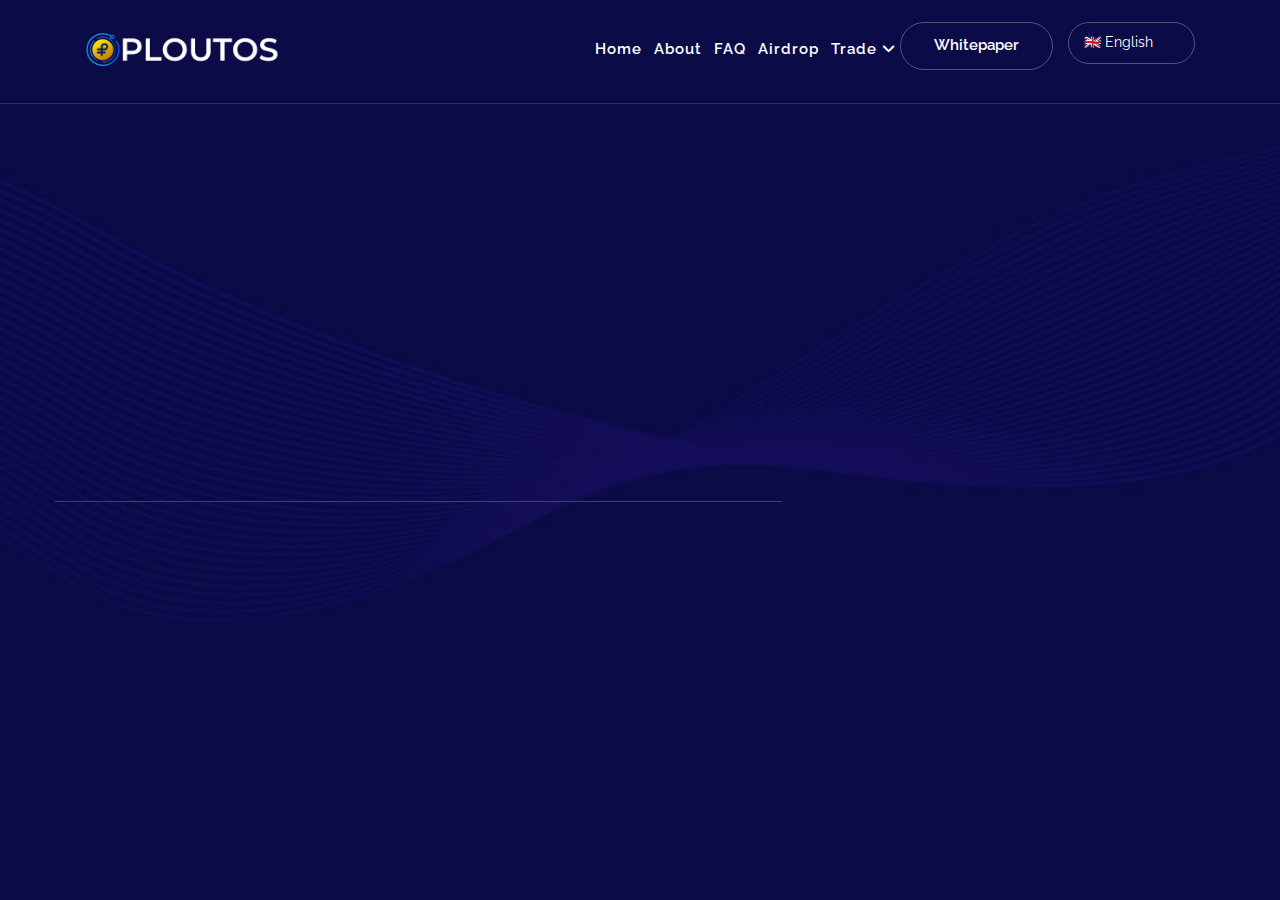
<file: template.html>
<!DOCTYPE html>
<html lang="en-US">

<head>
    <meta charset="UTF-8" />
    <meta http-equiv="x-ua-compatible" content="ie=edge" />
    <meta name="viewport" content="width=device-width, initial-scale=1" />
    
    <!-- Page specific meta tags go here -->
    <title>Page Title - Ploutos Labs</title>
    <meta name="description" content="Page description" />
    
    <!-- Common CSS includes -->
    <link href="https://cdnjs.cloudflare.com/ajax/libs/font-awesome/5.15.4/css/all.min.css" rel="stylesheet" />
    
    <!-- Favicon -->
    <link rel="icon" type="image/png" sizes="56x56" href="assets/images/fav-icon/favicon.svg" />
    
    <!-- CSS Files -->
    <link rel="stylesheet" href="assets/css/bootstrap.min.css" type="text/css" media="all" />
    <link rel="stylesheet" href="assets/css/jquery-ui.min.css" type="text/css" media="all" />
    <link rel="stylesheet" href="assets/css/owl.carousel.min.css" type="text/css" media="all" />
    <link rel="stylesheet" href="assets/css/nivo-slider.css" type="text/css" media="all" />
    <link rel="stylesheet" href="assets/css/animate.css" type="text/css" media="all" />
    <link rel="stylesheet" href="assets/css/animated-text.css" type="text/css" media="all" />
    <link rel="stylesheet" href="assets/css/all.min.css" type="text/css" media="all" />
    <link rel="stylesheet" href="assets/css/flaticon.css" type="text/css" media="all" />
    <link rel="stylesheet" href="assets/css/theme-default.css" type="text/css" media="all" />
    <link rel="stylesheet" href="assets/css/meanmenu.min.css" type="text/css" media="all" />
    <link rel="stylesheet" href="style.css" type="text/css" media="all" />
    <link rel="stylesheet" href="assets/css/owl.transitions.css" type="text/css" media="all" />
    <link rel="stylesheet" href="venobox/venobox.css" type="text/css" media="all" />
    <link rel="stylesheet" href="assets/css/widget.css" type="text/css" media="all" />
    <link rel="stylesheet" href="assets/css/animate.min.css" type="text/css" media="all" />
    <link rel="stylesheet" href="assets/css/custom-animation.css" type="text/css" media="all" />
    <link rel="stylesheet" href="assets/css/responsive.css" type="text/css" media="all" />
    <link rel="stylesheet" href="assets/css/scrollCue.css" type="text/css" media="all" />
    
    <!-- Page specific styles go here -->
</head>

<body>
    <!-- Header will be injected here -->
    <div id="header-container"></div>

    <!-- Main content area - Page specific content goes here -->
    <div class="main-content">
        <!-- Your page content -->
    </div>

    <!-- Footer will be injected here -->
    <div id="footer-container"></div>

    <!-- Common JavaScript Files -->
    <script src="assets/js/vendor/jquery-3.2.1.min.js"></script>
    <script src="assets/js/bootstrap.min.js"></script>
    <script src="assets/js/owl.carousel.min.js"></script>
    <script src="assets/js/jquery.counterup.min.js"></script>
    <script src="assets/js/waypoints.min.js"></script>
    <script src="assets/js/jquery.appear.js"></script>
    <script src="assets/js/wow.min.js"></script>
    <script src="assets/js/imagesloaded.pkgd.min.js"></script>
    <script src="venobox/venobox.js"></script>
    <script src="assets/js/ajax-mail.js"></script>
    <script src="assets/js/animated-text.js"></script>
    <script src="venobox/venobox.min.js"></script>
    <script src="assets/js/isotope.pkgd.min.js"></script>
    <script src="assets/js/jquery.nivo.slider.pack.js"></script>
    <script src="assets/js/jquery.meanmenu.js"></script>
    <script src="assets/js/jquery.scrollUp.js"></script>
    <script src="assets/js/jquery-ui.min.js"></script>
    <script src="assets/js/swiper.min.js"></script>
    <script src="assets/js/wow.min.js"></script>
    <script src="assets/js/theme.js"></script>
    <script src="assets/js/scrollCue.min.js"></script>
    
    <!-- Load shared components -->
    <script src="assets/js/components.js"></script>
    
    <!-- Common initialization scripts -->
    <script>
        $(window).on('scroll', function () {
            var scrolled = $(window).scrollTop();
            if (scrolled > 300) $('.go-top').addClass('active');
            if (scrolled < 300) $('.go-top').removeClass('active');
        });

        $('.go-top').on('click', function () {
            $('html, body').animate(
                {
                    scrollTop: '0',
                },
                1200
            );
        });
    </script>

    <script>
        'use strict';
        jQuery,
            jQuery(document).ready(function (o) {
                0 < o('.offset-side-bar').length &&
                    o('.offset-side-bar').on('click', function (e) {
                        e.preventDefault(),
                            e.stopPropagation(),
                            o('.cart-group').addClass('isActive');
                    }),
                    0 < o('.close').length &&
                    o('.close').on('click', function (e) {
                        e.preventDefault(), o('.cart-group').removeClass('isActive');
                    }),
                    0 < o('.navSidebar-button').length &&
                    o('.navSidebar-button').on('click', function (e) {
                        e.preventDefault(),
                            e.stopPropagation(),
                            o('.info-group').addClass('isActive');
                    }),
                    0 < o('.close').length &&
                    o('.close').on('click', function (e) {
                        e.preventDefault(), o('.info-group').removeClass('isActive');
                    }),
                    o('body').on('click', function (e) {
                        o('.info-group').removeClass('isActive'),
                            o('.cart-group').removeClass('isActive');
                    }),
                    o('.dt-sidebar-widget').on('click', function (e) {
                        e.stopPropagation();
                    }),
                    0 < o('.xs-modal-popup').length &&
                    o('.xs-modal-popup').magnificPopup({
                        type: 'inline',
                        fixedContentPos: !1,
                        fixedBgPos: !0,
                        overflowX: 'auto',
                        closeBtnInside: !1,
                        callbacks: {
                            beforeOpen: function () {
                                this.st.mainClass = 'my-mfp-slide-bottom xs-promo-popup';
                            },
                        },
                    });
            });
    </script>
    
    <!-- Translations -->
    <script src="translations/translations.js"></script>
    
    <!-- Page specific scripts go here -->
</body>

</html>
</file>
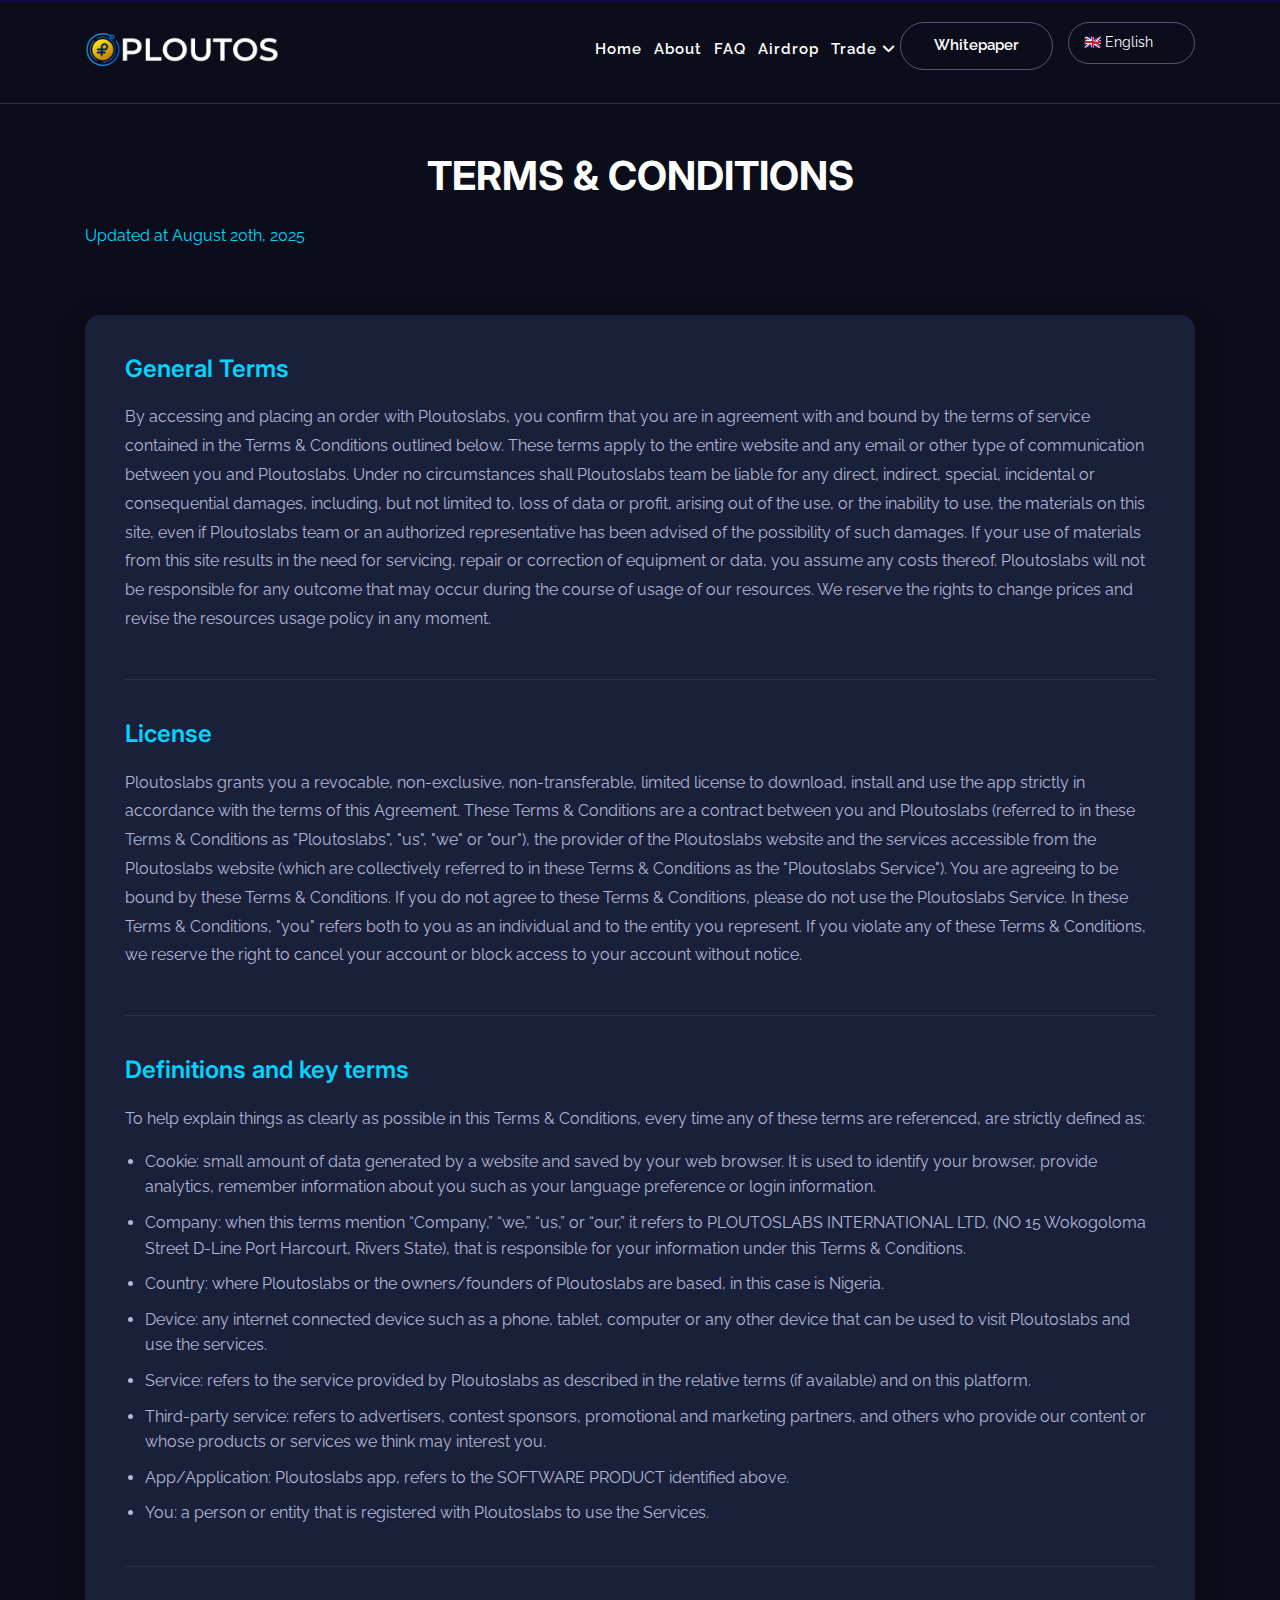
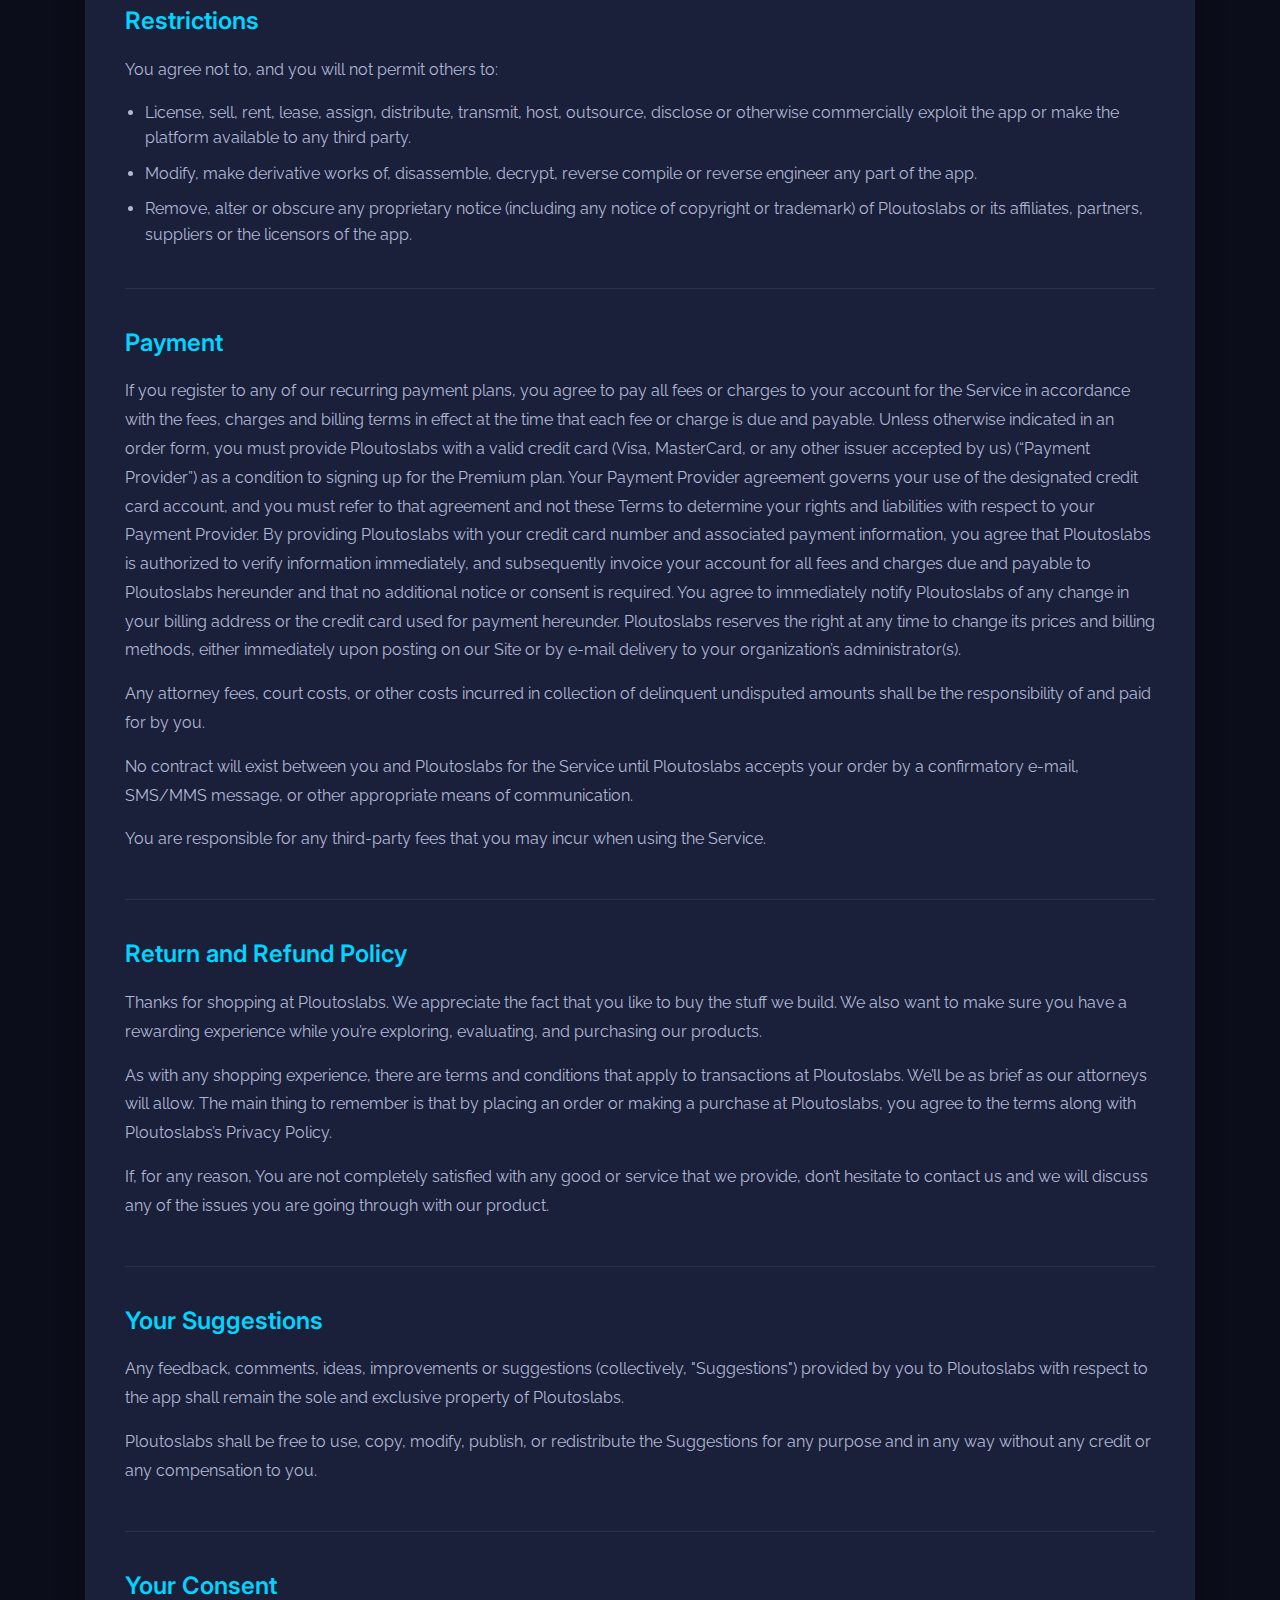
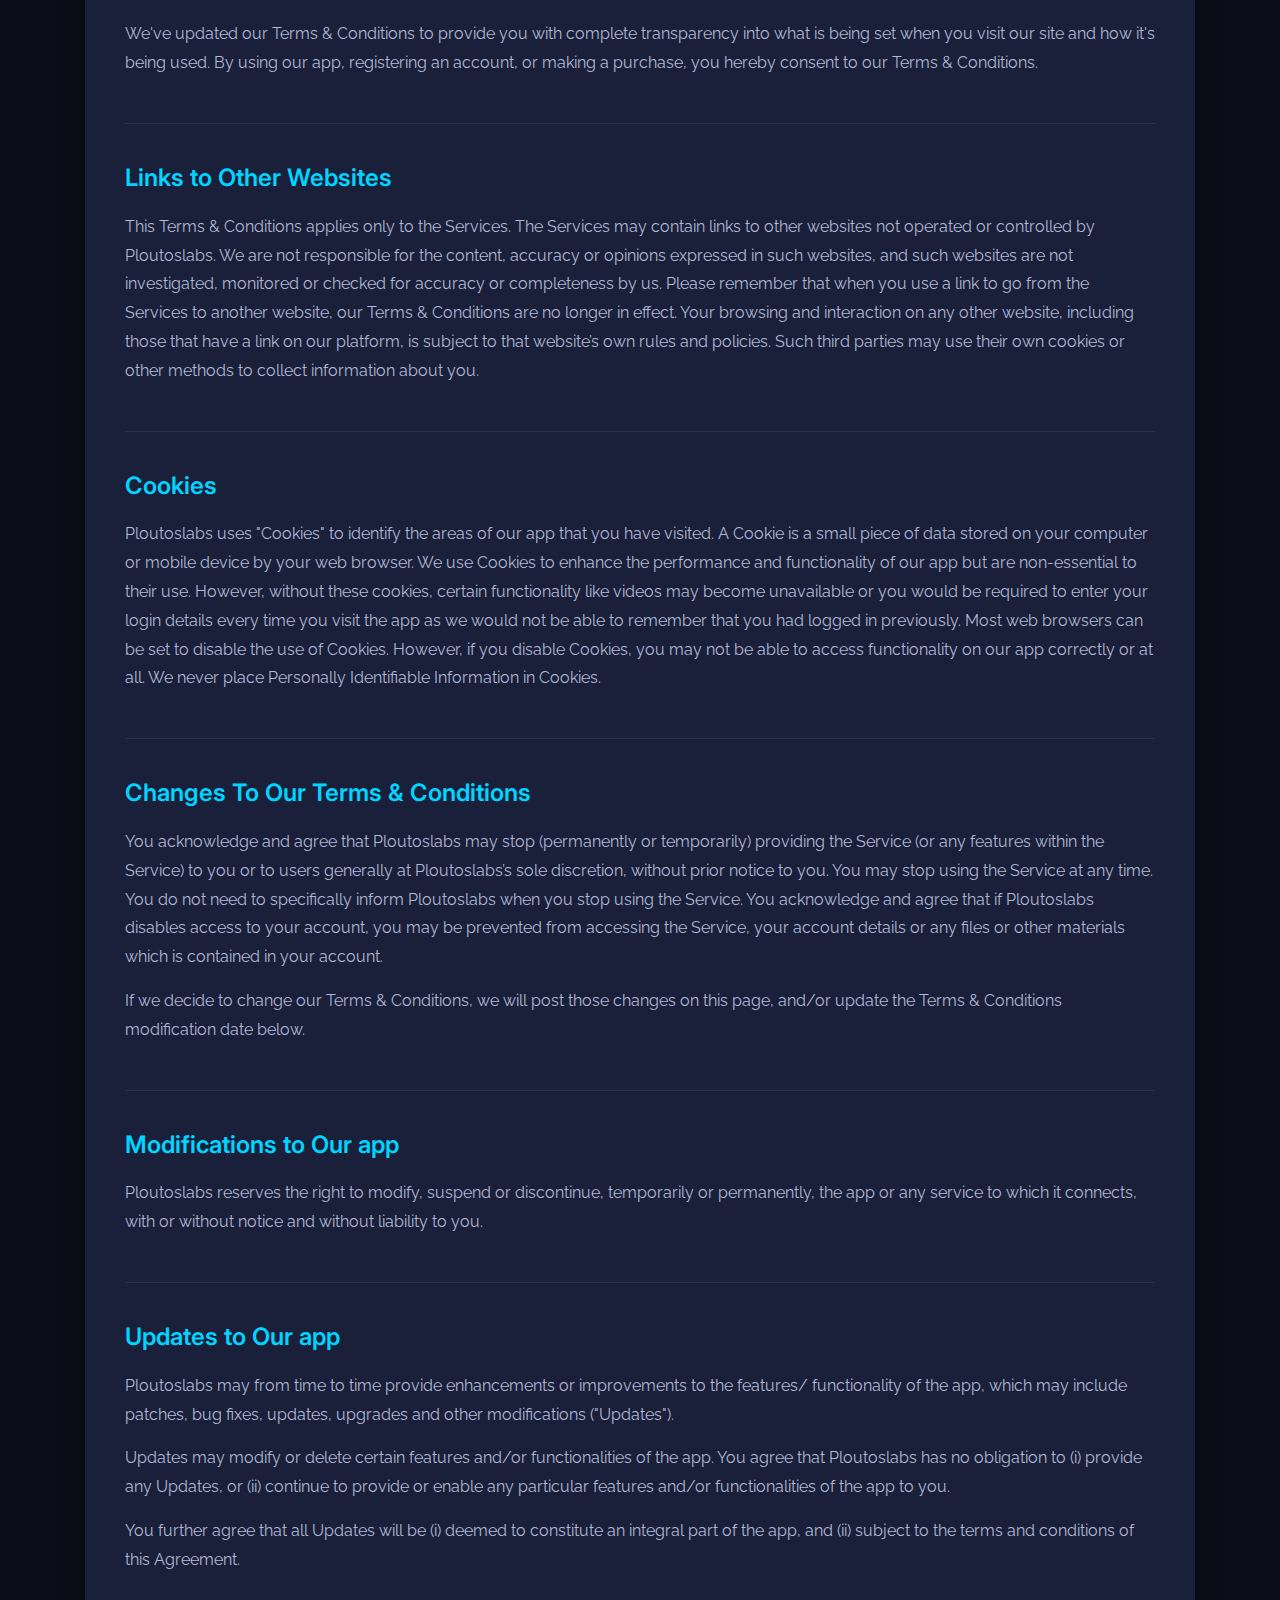
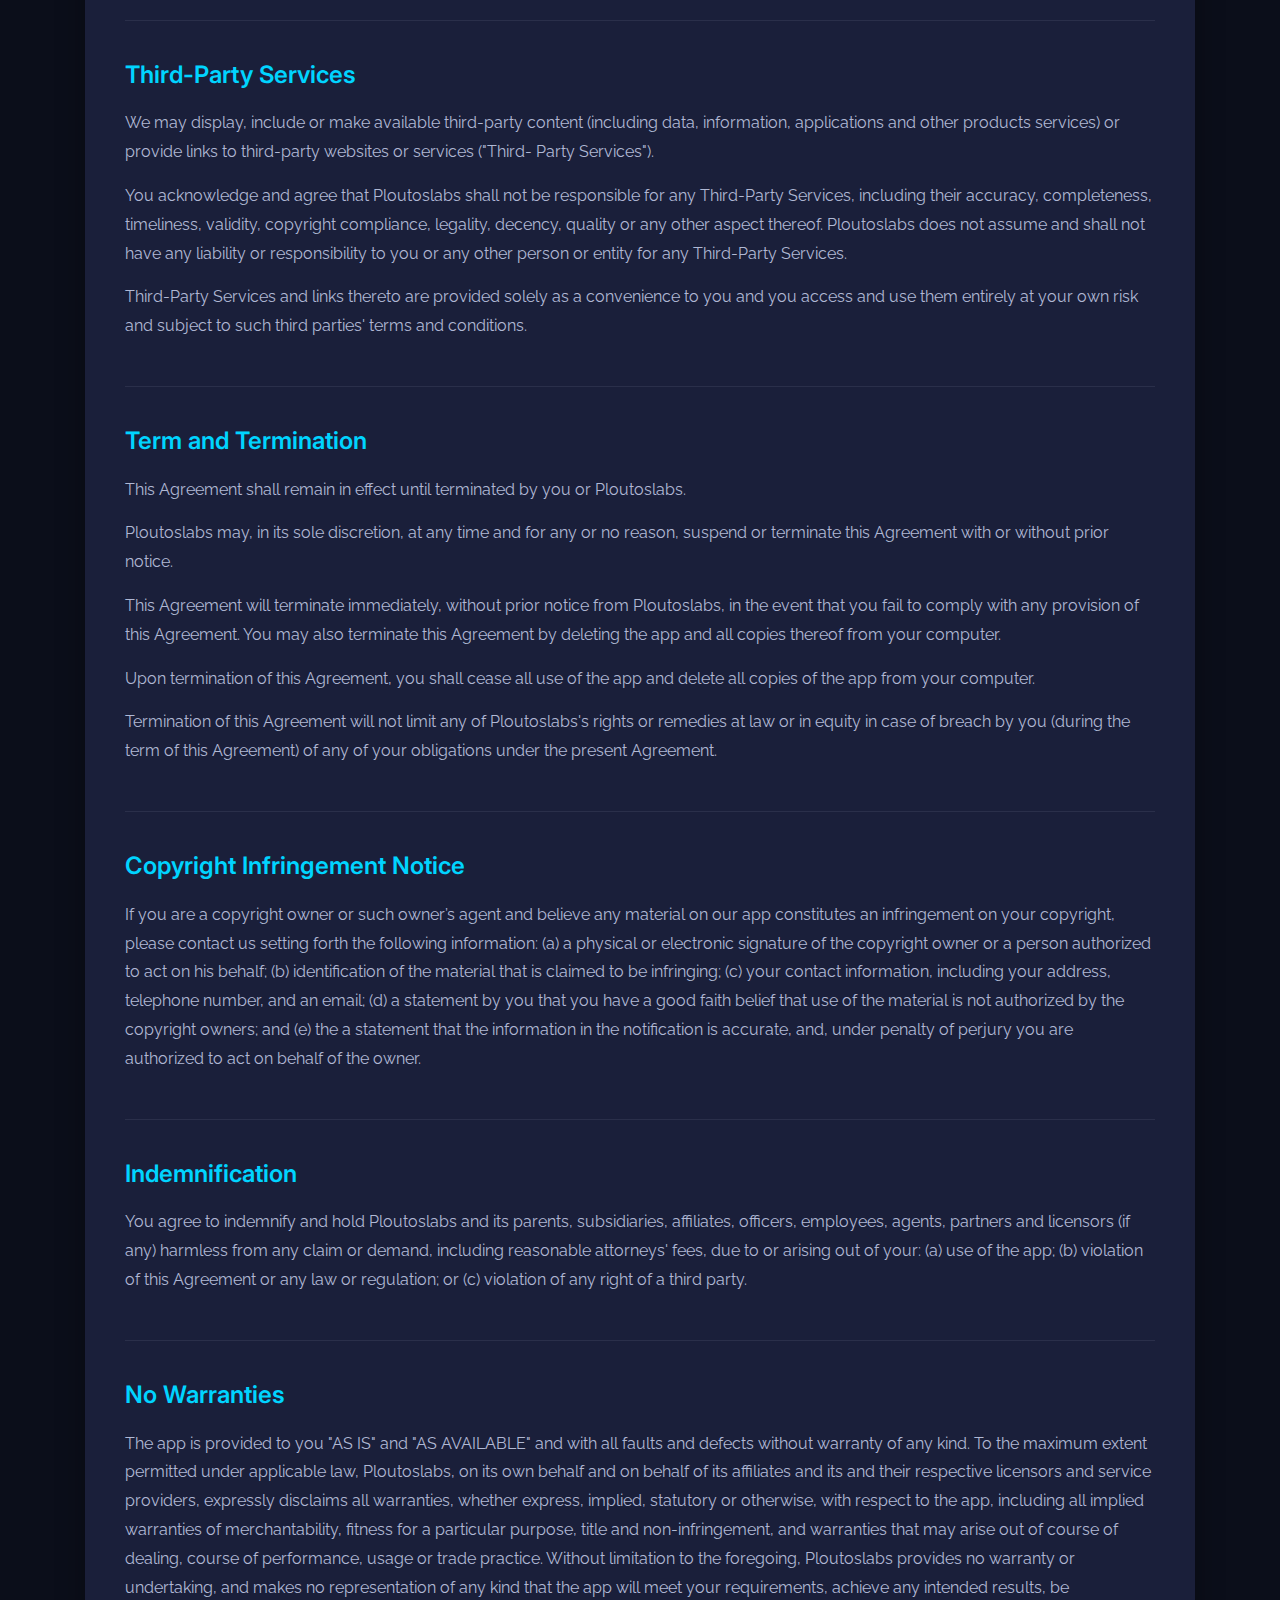
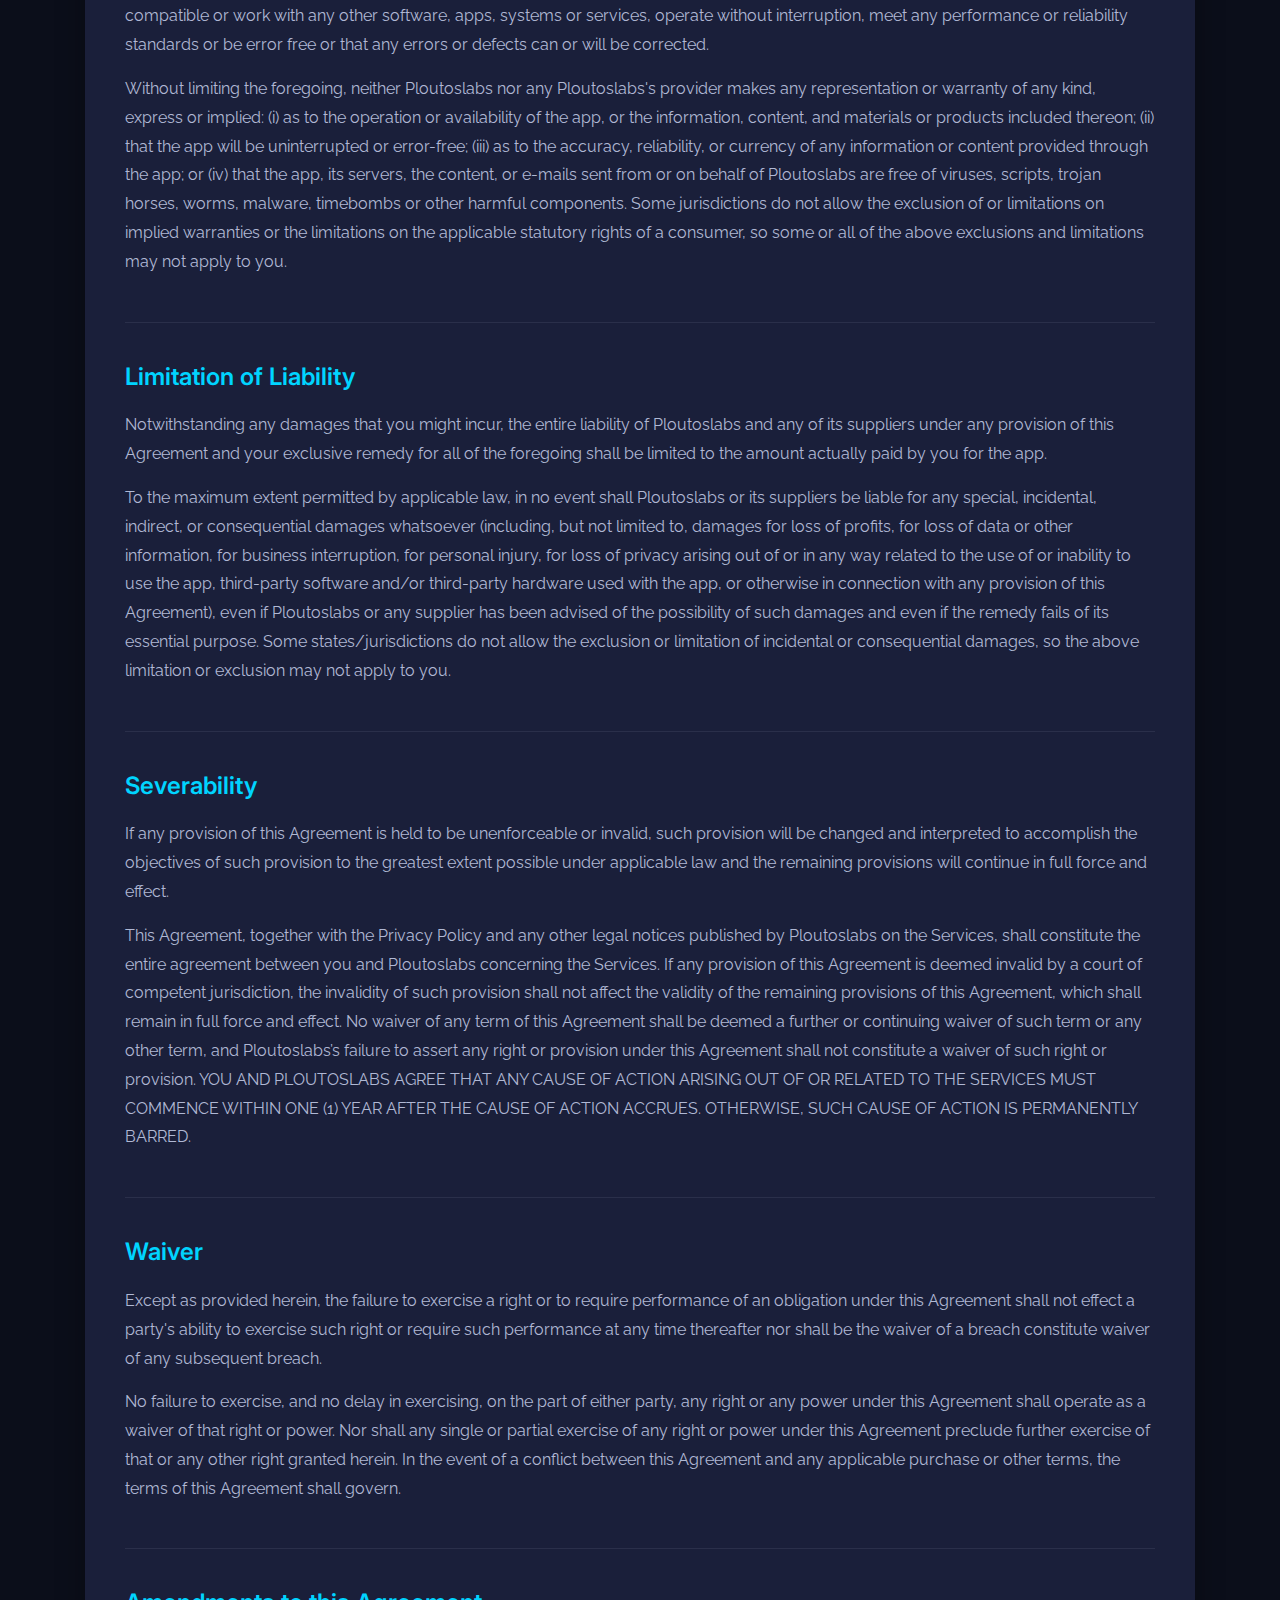
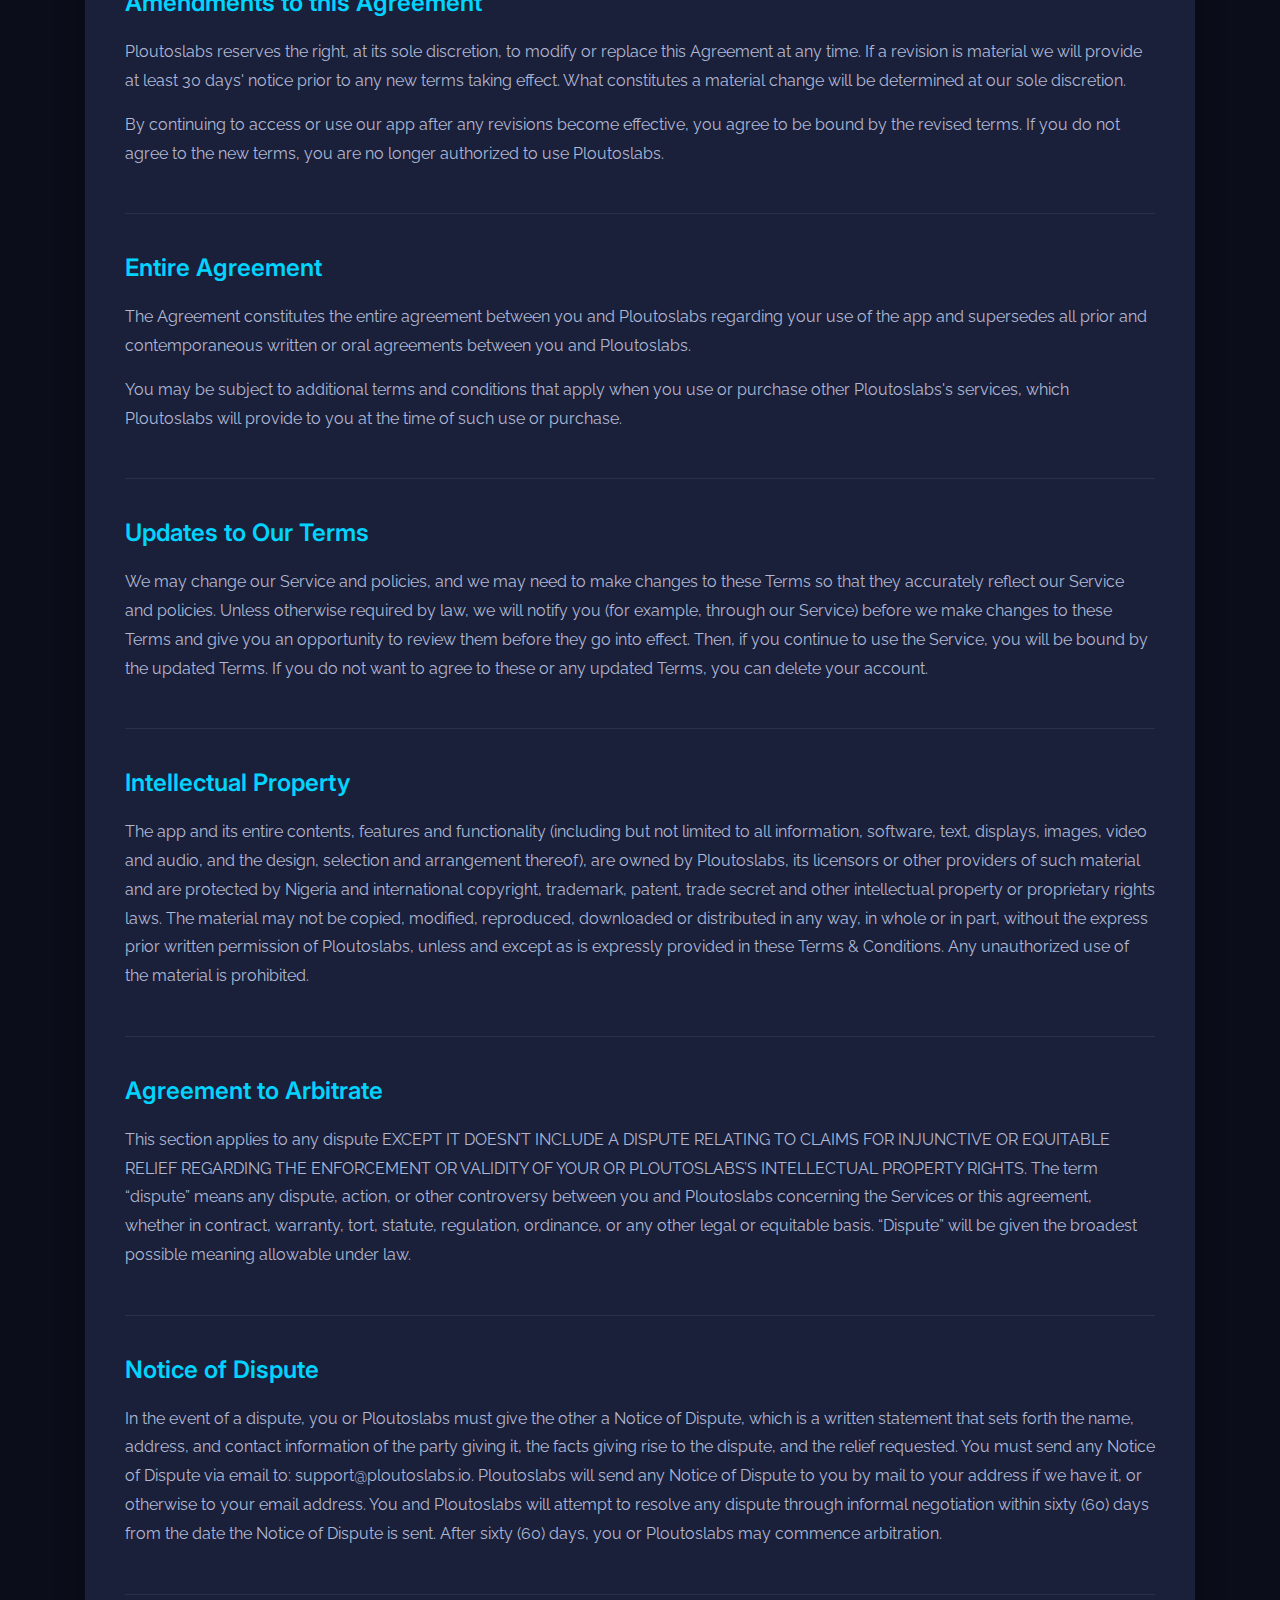
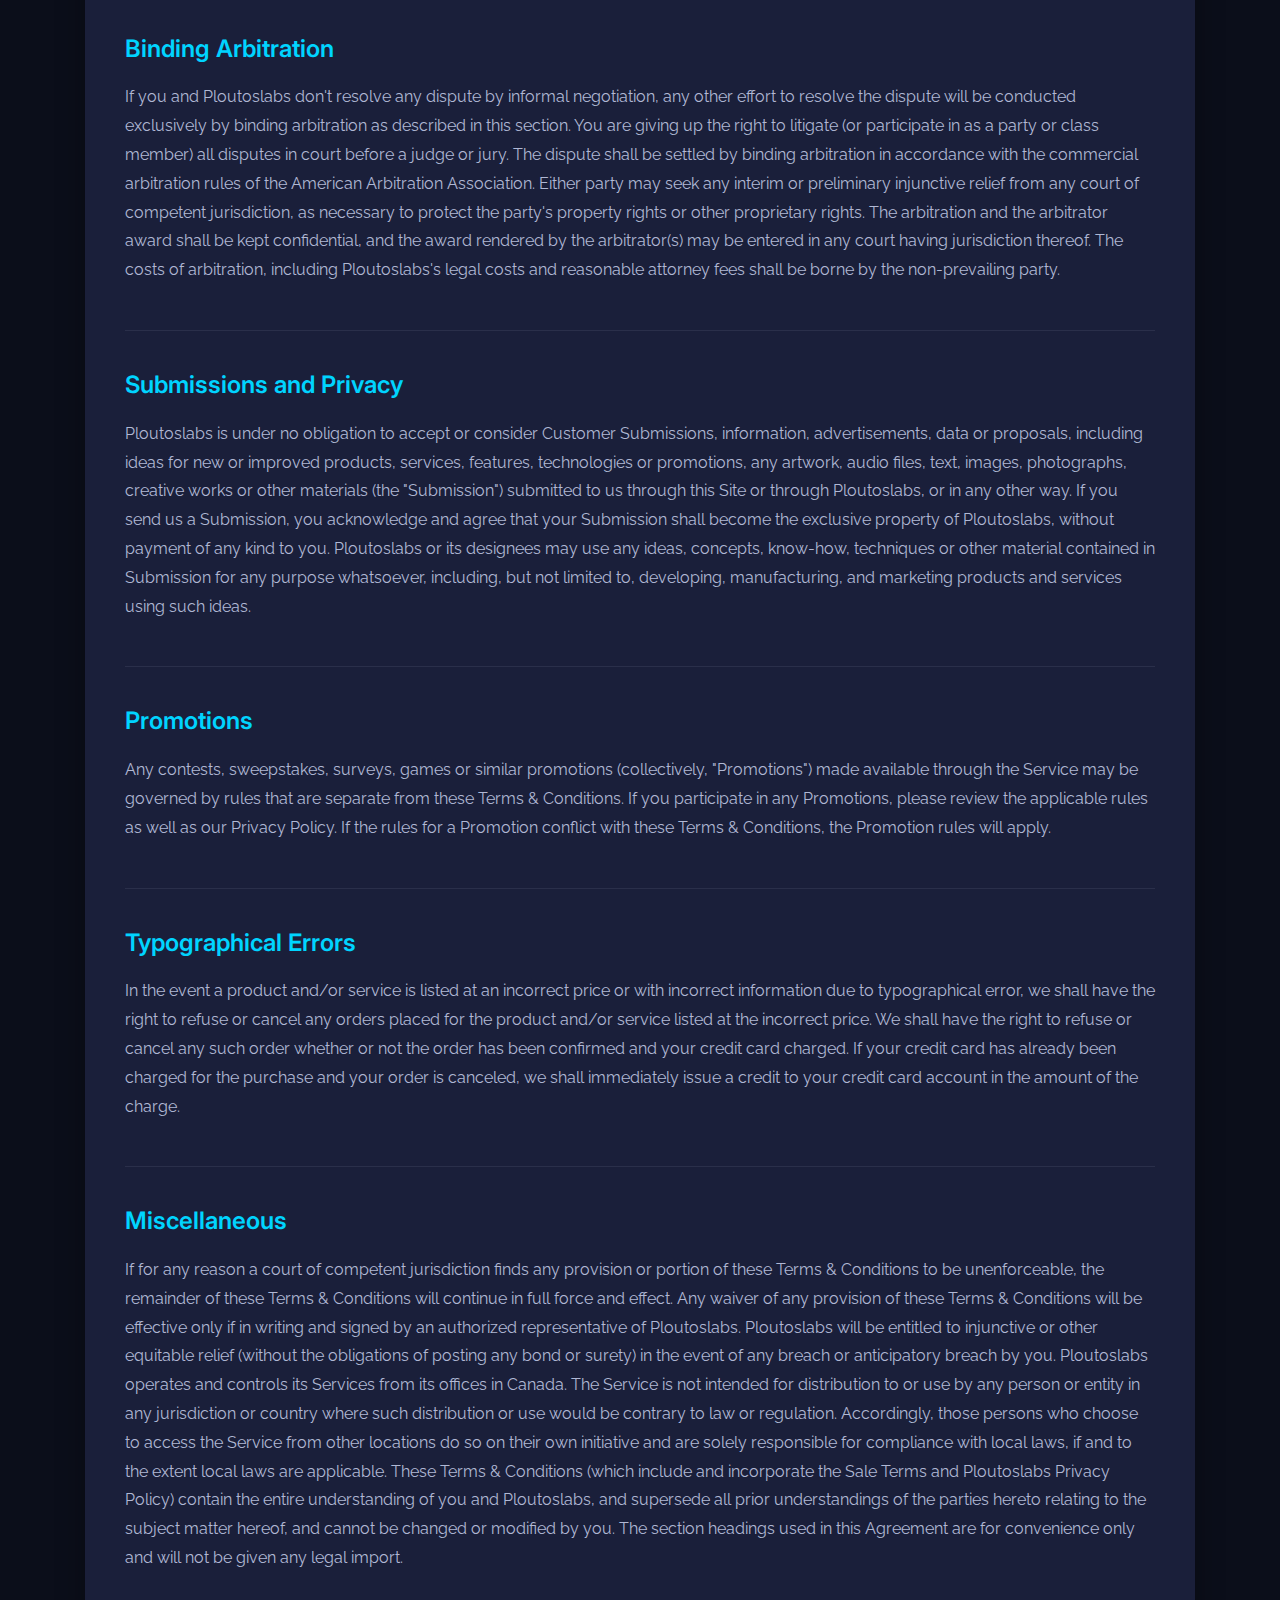
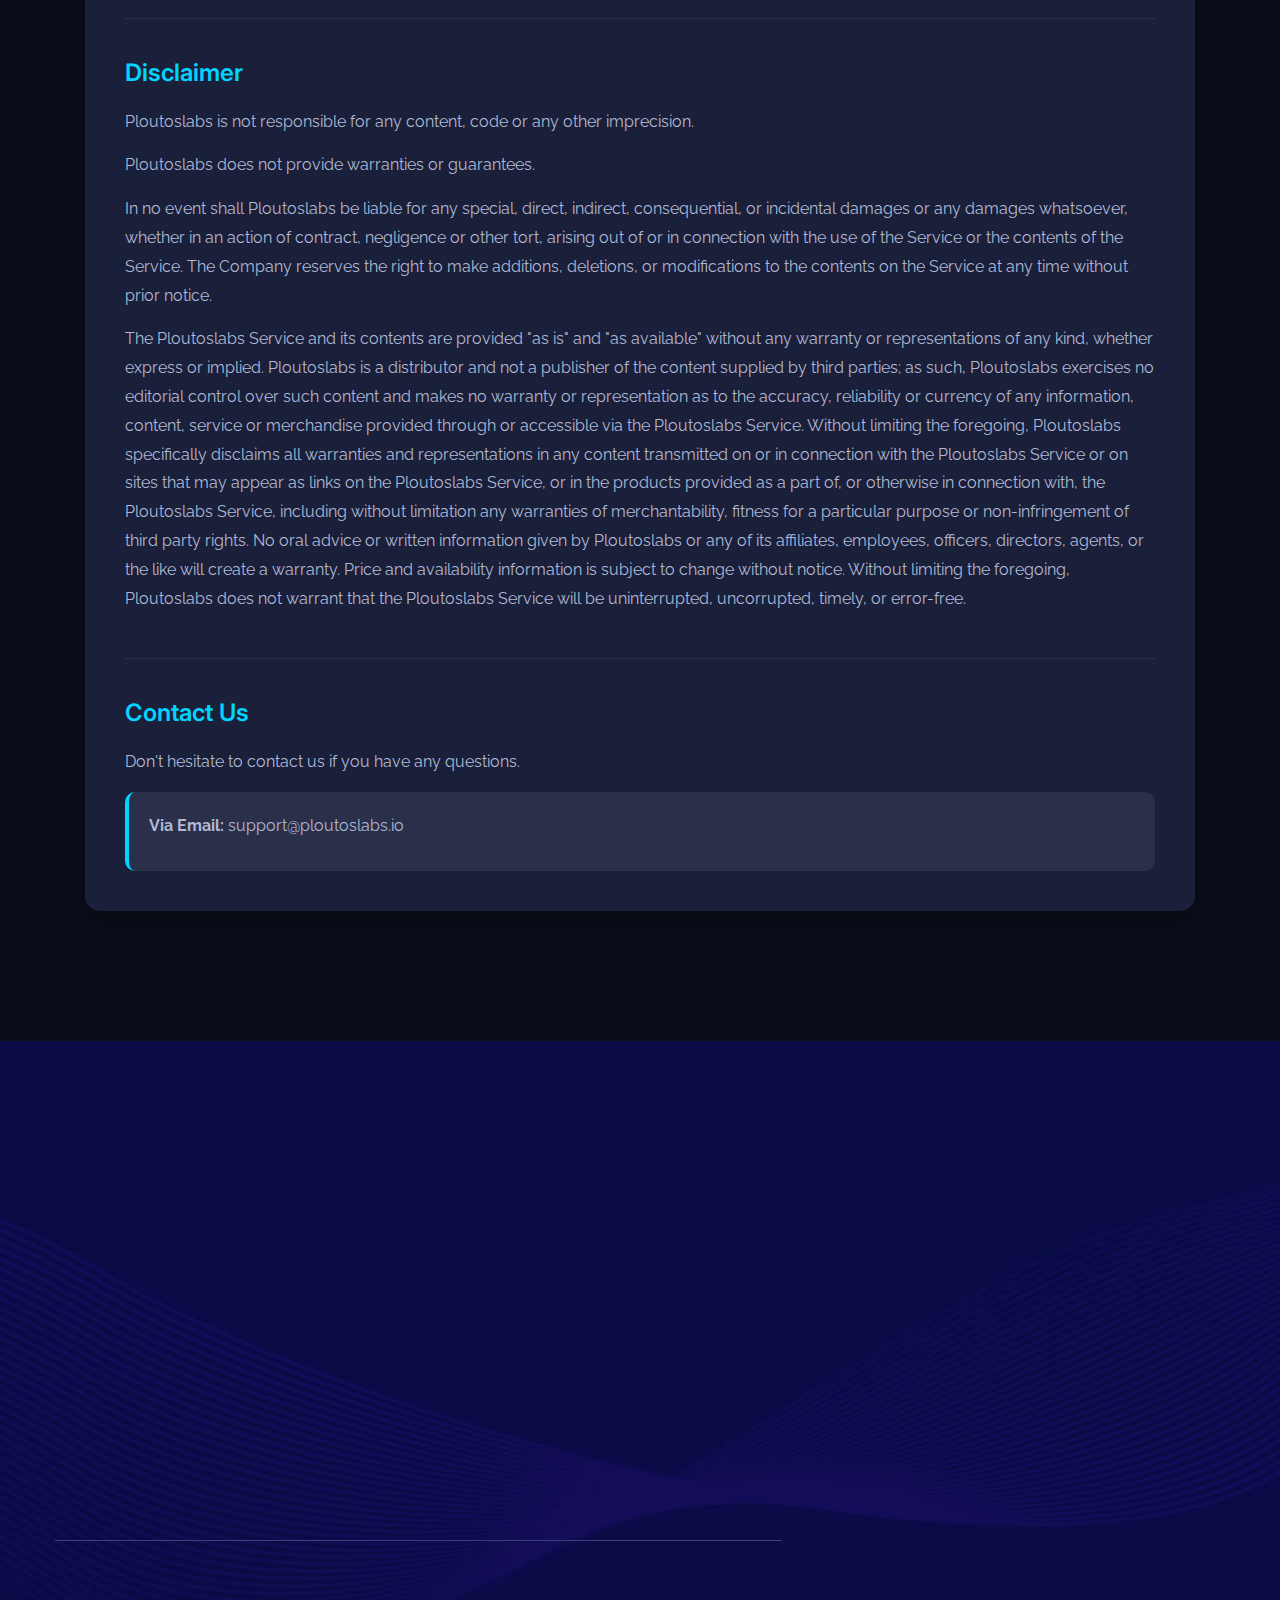
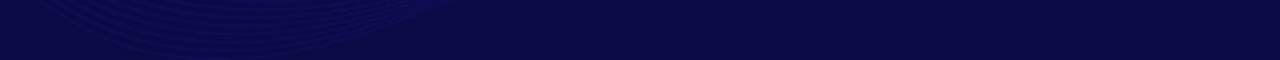
<file: terms.html>
<!DOCTYPE html>
<html lang="en-US">

<head>
    <meta charset="UTF-8" />
    <meta http-equiv="x-ua-compatible" content="ie=edge" />

    <title data-translate="termsPageTitle">
        Terms and Conditions - Ploutos Labs
    </title>
    <meta name="description" data-translate="termsPageDescription"
        content="Terms and Conditions for Ploutos Labs - Learn about our terms of service." />
    <meta name="viewport" content="width=device-width, initial-scale=1" />
    <meta name="keywords" data-translate="keywords"
        content="Ploutos, terms and conditions, data protection, blockchain, cryptocurrency" />
    <meta property="og:title" content="Terms and Conditions - Ploutos Labs" />
    <meta property="og:description" data-translate="termsPageDescription"
        content="Terms and Conditions for Ploutos Labs - Learn about our terms of service." />
    <meta property="og:image" content="https://i.postimg.cc/fyg7ddkn/Ploutos-B1-1.png" />
    <meta property="og:url" content="https://ploutooslabs.io/terms.html" />

    <link href="https://cdnjs.cloudflare.com/ajax/libs/font-awesome/5.15.4/css/all.min.css" rel="stylesheet" />

    <!-- Favicon -->
    <link rel="icon" type="image/png" sizes="56x56" href="assets/images/fav-icon/favicon.svg" />
    <!-- bootstrap CSS -->
    <link rel="stylesheet" href="assets/css/bootstrap.min.css" type="text/css" media="all" />
    <!-- Jquery UI Tab css -->
    <link rel="stylesheet" href="assets/css/jquery-ui.min.css" type="text/css" media="all" />
    <!-- carousel CSS -->
    <link rel="stylesheet" href="assets/css/owl.carousel.min.css" type="text/css" media="all" />
    <!-- nivo-slider CSS -->
    <link rel="stylesheet" href="assets/css/nivo-slider.css" type="text/css" media="all" />
    <!-- animate CSS -->
    <link rel="stylesheet" href="assets/css/animate.css" type="text/css" media="all" />
    <!-- animated-text CSS -->
    <link rel="stylesheet" href="assets/css/animated-text.css" type="text/css" media="all" />
    <!-- font-awesome CSS -->
    <link rel="stylesheet" href="assets/css/all.min.css" type="text/css" media="all" />
    <!-- font-flaticon CSS -->
    <link rel="stylesheet" href="assets/css/flaticon.css" type="text/css" media="all" />
    <!-- theme-default CSS -->
    <link rel="stylesheet" href="assets/css/theme-default.css" type="text/css" media="all" />
    <!-- meanmenu CSS -->
    <link rel="stylesheet" href="assets/css/meanmenu.min.css" type="text/css" media="all" />
    <!-- Main Style CSS -->
    <link rel="stylesheet" href="style.css" type="text/css" media="all" />
    <!-- transitions CSS -->
    <link rel="stylesheet" href="assets/css/owl.transitions.css" type="text/css" media="all" />
    <!-- venobox CSS -->
    <link rel="stylesheet" href="venobox/venobox.css" type="text/css" media="all" />
    <!-- widget CSS -->
    <link rel="stylesheet" href="assets/css/widget.css" type="text/css" media="all" />
    <!-- Swiper Slider -->
    <link rel="stylesheet" href="assets/css/animate.min.css" type="text/css" media="all" />
    <link rel="stylesheet" href="assets/css/custom-animation.css" type="text/css" media="all" />
    <link rel="stylesheet" href="assets/css/responsive.css" type="text/css" media="all" />
    <link rel="stylesheet" href="assets/css/scrollCue.css" type="text/css" media="all" />
    <style>
        .privacy-section {
            background-color: #0b0e1a;
            color: #ffffff;
        }

        .privacy-content {
            background-color: #1a1f3a;
            padding: 40px;
            border-radius: 15px;
            margin-bottom: 30px;
            box-shadow: 0 10px 30px rgba(0, 0, 0, 0.3);
        }

        .privacy-section-item {
            border-bottom: 1px solid #2a2f4a;
            padding-bottom: 30px;
        }

        .privacy-section-item:last-child {
            border-bottom: none;
            padding-bottom: 0;
        }

        .privacy-section-item h2 {
            color: #00d4ff;
            margin-bottom: 20px;
            font-size: 24px;
            font-weight: 600;
        }

        .privacy-section-item p {
            color: #b0b8d4;
            line-height: 1.8;
            margin-bottom: 15px;
        }

        .privacy-list {
            color: #b0b8d4;
            padding-left: 20px;
        }

        .privacy-list li {
            margin-bottom: 10px;
            line-height: 1.6;
        }

        .contact-info {
            background-color: #2a2f4a;
            padding: 20px;
            border-radius: 10px;
            border-left: 4px solid #00d4ff;
        }

        .contact-info p {
            margin-bottom: 10px;
        }

        .contact-info a {
            color: #00d4ff;
            text-decoration: none;
        }

        .contact-info a:hover {
            text-decoration: underline;
        }

        .dreamit-section-title h1 {
            color: #ffffff;
            font-size: 48px;
            font-weight: 700;
            margin-bottom: 15px;
        }

        .dreamit-section-content-text p {
            color: #00d4ff;
            font-size: 16px;
        }
    </style>
</head>

<body>
    <!-- Header will be injected here -->
    <div id="header-container"></div>
    <!--==================================================-->
    <!--Terms and Conditions Content Section-->
    <!--===================================================-->
    <div class="privacy-section pt-150 pb-100">
        <div class="container">
            <div class="row">
                <div class="col-lg-12">
                    <div class="dreamit-section-title text-center pb-50">
                        <div class="dreamit-section-main-title">
                            <h1 data-translate="termsTitle">TERMS & CONDITIONS</h1>
                        </div>
                        <div class="dreamit-section-content-text">
                            <p data-translate="termsSubtitle">
                                Updated at August 20th, 2025
                            </p>
                        </div>
                    </div>
                </div>
            </div>

            <div class="row">
                <div class="col-lg-12">
                    <div class="privacy-content">
                        <!-- General Terms Section -->
                        <div class="privacy-section-item mb-40">
                            <h2 data-translate="termsGeneralTitle">General Terms</h2>
                            <p data-translate="termsGeneralContent">
                                By accessing and placing an order with Ploutoslabs, you confirm that you are in
                                agreement with and bound by the terms of service contained in the Terms & Conditions
                                outlined below. These terms apply to the entire website and any email or other type of
                                communication between you and Ploutoslabs. Under no circumstances shall Ploutoslabs team
                                be liable for any direct, indirect, special, incidental or consequential damages,
                                including, but not limited to, loss of data or profit, arising out of the use, or the
                                inability to use, the materials on this site, even if Ploutoslabs team or an authorized
                                representative has been advised of the possibility of such damages. If your use of
                                materials from this site results in the need for servicing, repair or correction of
                                equipment or data, you assume any costs thereof. Ploutoslabs will not be responsible for
                                any outcome that may occur during the course of usage of our resources. We reserve the
                                rights to change prices and revise the resources usage policy in any moment.
                            </p>
                        </div>

                        <!-- License Section -->
                        <div class="privacy-section-item mb-40">
                            <h2 data-translate="termsLicenseTitle">License</h2>
                            <p data-translate="termsLicenseContent">
                                Ploutoslabs grants you a revocable, non-exclusive, non-transferable, limited license to
                                download, install and use the app strictly in accordance with the terms of this
                                Agreement. These Terms & Conditions are a contract between you and Ploutoslabs (referred
                                to in these Terms & Conditions as "Ploutoslabs", "us", "we" or "our"), the provider of
                                the Ploutoslabs website and the services accessible from the Ploutoslabs website (which
                                are collectively referred to in these Terms & Conditions as the "Ploutoslabs Service").
                                You are agreeing to be bound by these Terms & Conditions. If you do not agree to these
                                Terms & Conditions, please do not use the Ploutoslabs Service. In these Terms &
                                Conditions, "you" refers both to you as an individual and to the entity you represent.
                                If you violate any of these Terms & Conditions, we reserve the right to cancel your
                                account or block access to your account without notice.
                            </p>
                        </div>
                        <!-- Definitions and key terms -->
                        <div class="privacy-section-item mb-40">
                            <h2 data-translate="termsDefinitionsTitle">Definitions and key terms</h2>
                            <p data-translate="termsDefinitionsContent">
                                To help explain things as clearly as possible in this Terms & Conditions, every time any
                                of these terms are referenced, are strictly defined as:
                            </p>
                            <ul class="privacy-list">
                                <li data-translate="termsDefinitionsItem1">Cookie: small amount of data generated by a
                                    website and saved by your web browser. It is used to identify your browser, provide
                                    analytics, remember information about you such as your language preference or login
                                    information.</li>
                                <li data-translate="termsDefinitionsItem2">Company: when this terms mention “Company,”
                                    “we,” “us,” or “our,” it refers to PLOUTOSLABS INTERNATIONAL LTD, (NO 15 Wokogoloma
                                    Street D-Line Port Harcourt, Rivers State), that is responsible for your information
                                    under this Terms & Conditions.</li>
                                <li data-translate="termsDefinitionsItem3">Country: where Ploutoslabs or the
                                    owners/founders of Ploutoslabs are based, in this case is Nigeria.</li>
                                <li data-translate="termsDefinitionsItem4">Device: any internet connected device such as
                                    a phone, tablet, computer or any other device that can be used to visit Ploutoslabs
                                    and use the services.</li>
                                <li data-translate="termsDefinitionsItem5">Service: refers to the service provided by
                                    Ploutoslabs as described in the relative terms (if available) and on this platform.
                                </li>
                                <li data-translate="termsDefinitionsItem6">Third-party service: refers to advertisers,
                                    contest sponsors, promotional and marketing partners, and others who provide our
                                    content or whose products or services we think may interest you.</li>
                                <li data-translate="termsDefinitionsItem7">App/Application: Ploutoslabs app, refers to
                                    the SOFTWARE PRODUCT identified above.</li>
                                <li data-translate="termsDefinitionsItem8">You: a person or entity that is registered
                                    with Ploutoslabs to use the Services.</li>
                            </ul>
                        </div>
                        <div class="privacy-section-item mb-40">
                            <h2 data-translate="termsRestrictionsTitle">Restrictions</h2>
                            <p data-translate="termsRestrictionsContent">
                                You agree not to, and you will not permit others to:
                            </p>
                            <ul class="privacy-list">
                                <li data-translate="termsRestrictionsItem1">License, sell, rent, lease, assign,
                                    distribute, transmit, host, outsource, disclose or otherwise commercially exploit
                                    the app or make the platform available to any third party.</li>
                                <li data-translate="termsRestrictionsItem2">Modify, make derivative works of,
                                    disassemble, decrypt, reverse compile or reverse engineer any part of the app.</li>
                                <li data-translate="termsRestrictionsItem3">Remove, alter or obscure any proprietary
                                    notice (including any notice of copyright or trademark) of Ploutoslabs or its
                                    affiliates, partners, suppliers or the licensors of the app.</li>
                            </ul>
                        </div>
                        <div class="privacy-section-item mb-40">
                            <h2 data-translate="termsPaymentTitle">Payment</h2>
                            <p data-translate="termsPaymentContent">
                                If you register to any of our recurring payment plans, you agree to pay all fees or
                                charges to your account for the Service in accordance with the fees, charges and billing
                                terms in effect at the time that each fee or charge is due and payable. Unless otherwise
                                indicated in an order form, you must provide Ploutoslabs with a valid credit card (Visa,
                                MasterCard, or any other issuer accepted by us) (“Payment Provider”) as a condition to
                                signing up for the Premium plan. Your Payment Provider agreement governs your use of the
                                designated credit card account, and you must refer to that agreement and not these Terms
                                to determine your rights and liabilities with respect to your Payment Provider. By
                                providing Ploutoslabs with your credit card number and associated payment information,
                                you agree that Ploutoslabs is authorized to verify information immediately, and
                                subsequently invoice your account for all fees and charges due and payable to
                                Ploutoslabs hereunder and that no additional notice or consent is required. You agree to
                                immediately notify Ploutoslabs of any change in your billing address or the credit card
                                used for payment hereunder. Ploutoslabs reserves the right at any time to change its
                                prices and billing methods, either immediately upon posting on our Site or by e-mail
                                delivery to your organization’s administrator(s).
                            </p>
                            <p>Any attorney fees, court costs, or other costs incurred in collection of delinquent
                                undisputed amounts shall be the responsibility of and paid for by you.</p>
                            <p>No contract will exist between you and Ploutoslabs for the Service until Ploutoslabs
                                accepts your order by a confirmatory e-mail, SMS/MMS message, or other appropriate means
                                of communication.</p>
                            <p>You are responsible for any third-party fees that you may incur when using the Service.
                            </p>
                        </div>
                        <div class="privacy-section-item mb-40">
                            <h2 data-translate="termsReturnPolicyTitle">Return and Refund Policy</h2>
                            <p data-translate="termsReturnPolicyContent">
                                Thanks for shopping at Ploutoslabs. We appreciate the fact that you like to buy the
                                stuff we build. We also want to make sure you have a rewarding experience while you’re
                                exploring, evaluating, and purchasing our products.
                            </p>
                            <p>As with any shopping experience, there are terms and conditions that apply to
                                transactions at Ploutoslabs. We’ll be as brief as our attorneys will allow. The main
                                thing to remember is that by placing an order or making a purchase at Ploutoslabs, you
                                agree to the terms along with Ploutoslabs’s Privacy Policy.</p>
                            <p>If, for any reason, You are not completely satisfied with any good or service that we
                                provide, don’t hesitate to contact us and we will discuss any of the issues you are
                                going through with our product.</p>
                        </div>
                        <div class="privacy-section-item mb-40">
                            <h2 data-translate="termsSuggestionsTitle">Your Suggestions</h2>
                            <p data-translate="termsSuggestionsContent">
                                Any feedback, comments, ideas, improvements or suggestions (collectively, "Suggestions")
                                provided by you to Ploutoslabs with respect to the app shall remain the sole and
                                exclusive property of Ploutoslabs.
                            </p>
                            <p>Ploutoslabs shall be free to use, copy, modify, publish, or redistribute the Suggestions
                                for any purpose and in any way without any credit or any compensation to you.</p>
                        </div>
                        <div class="privacy-section-item mb-40">
                            <h2 data-translate="termsConsentTitle">Your Consent</h2>
                            <p data-translate="termsConsentContent">
                                We've updated our Terms & Conditions to provide you with complete transparency into what
                                is being set when you visit our site and how it's being used. By using our app,
                                registering an account, or making a purchase, you hereby consent to our Terms &
                                Conditions.
                            </p>
                        </div>
                        <div class="privacy-section-item mb-40">
                            <h2 data-translate="termsLinksTitle">Links to Other Websites</h2>
                            <p data-translate="termsLinksContent">
                                This Terms & Conditions applies only to the Services. The Services may contain links to
                                other websites not operated or controlled by Ploutoslabs. We are not responsible for the
                                content, accuracy or opinions expressed in such websites, and such websites are not
                                investigated, monitored or checked for accuracy or completeness by us. Please remember
                                that when you use a link to go from the Services to another website, our Terms &
                                Conditions are no longer in effect. Your browsing and interaction on any other website,
                                including those that have a link on our platform, is subject to that website’s own rules
                                and policies. Such third parties may use their own cookies or other methods to collect
                                information about you.
                            </p>
                        </div>
                        <div class="privacy-section-item mb-40">
                            <h2 data-translate="termsCookiesTitle">Cookies</h2>
                            <p data-translate="termsCookiesContent">
                                Ploutoslabs uses "Cookies" to identify the areas of our app that you have visited. A
                                Cookie is a small piece of data stored on your computer or mobile device by your web
                                browser. We use Cookies to enhance the performance and functionality of our app but are
                                non-essential to their use. However, without these cookies, certain functionality like
                                videos may become unavailable or you would be required to enter your login details every
                                time you visit the app as we would not be able to remember that you had logged in
                                previously. Most web browsers can be set to disable the use of Cookies. However, if you
                                disable Cookies, you may not be able to access functionality on our app correctly or at
                                all. We never place Personally Identifiable Information in Cookies.
                            </p>
                        </div>
                        <div class="privacy-section-item mb-40">
                            <h2 data-translate="termsChangesTitle">Changes To Our Terms & Conditions</h2>
                            <p data-translate="termsChangesContent">
                                You acknowledge and agree that Ploutoslabs may stop (permanently or temporarily)
                                providing the Service (or any features within the Service) to you or to users generally
                                at Ploutoslabs’s sole discretion, without prior notice to you. You may stop using the
                                Service at any time. You do not need to specifically inform Ploutoslabs when you stop
                                using the Service. You acknowledge and agree that if Ploutoslabs disables access to your
                                account, you may be prevented from accessing the Service, your account details or any
                                files or other materials which is contained in your account.
                            </p>
                            <p>If we decide to change our Terms & Conditions, we will post those changes on this page,
                                and/or update the Terms & Conditions modification date below.</p>
                        </div>
                        <div class="privacy-section-item mb-40">
                            <h2 data-translate="termsModificationsTitle">Modifications to Our app</h2>
                            <p data-translate="termsModificationsContent">
                                Ploutoslabs reserves the right to modify, suspend or discontinue, temporarily or
                                permanently, the app or any service to which it connects, with or without notice and
                                without liability to you.
                            </p>
                        </div>
                        <div class="privacy-section-item mb-40">
                            <h2 data-translate="termsUpdatesTitle">Updates to Our app</h2>
                            <p data-translate="termsUpdatesContent">
                                Ploutoslabs may from time to time provide enhancements or improvements to the features/
                                functionality of the app, which may include patches, bug fixes, updates, upgrades and
                                other modifications ("Updates").
                            </p>
                            <p>Updates may modify or delete certain features and/or functionalities of the app. You
                                agree that Ploutoslabs has no obligation to (i) provide any Updates, or (ii) continue to
                                provide or enable any particular features and/or functionalities of the app to you.</p>
                            <p>You further agree that all Updates will be (i) deemed to constitute an integral part of
                                the app, and (ii) subject to the terms and conditions of this Agreement.</p>
                        </div>
                        <div class="privacy-section-item mb-40">
                            <h2 data-translate="termsThirdPartyTitle">Third-Party Services</h2>
                            <p data-translate="termsThirdPartyContent">
                                We may display, include or make available third-party content (including data,
                                information, applications and other products services) or provide links to third-party
                                websites or services ("Third- Party Services").
                            </p>
                            <p>You acknowledge and agree that Ploutoslabs shall not be responsible for any Third-Party
                                Services, including their accuracy, completeness, timeliness, validity, copyright
                                compliance, legality, decency, quality or any other aspect thereof. Ploutoslabs does not
                                assume and shall not have any liability or responsibility to you or any other person or
                                entity for any Third-Party Services.</p>
                            <p>Third-Party Services and links thereto are provided solely as a convenience to you and
                                you access and use them entirely at your own risk and subject to such third parties'
                                terms and conditions.</p>
                        </div>
                        <div class="privacy-section-item mb-40">
                            <h2 data-translate="termsTerminationTitle">Term and Termination</h2>
                            <p data-translate="termsTerminationContent">
                                This Agreement shall remain in effect until terminated by you or Ploutoslabs.
                            </p>
                            <p>Ploutoslabs may, in its sole discretion, at any time and for any or no reason, suspend or
                                terminate this Agreement with or without prior notice.</p>
                            <p>This Agreement will terminate immediately, without prior notice from Ploutoslabs, in the
                                event that you fail to comply with any provision of this Agreement. You may also
                                terminate this Agreement by deleting the app and all copies thereof from your computer.
                            </p>
                            <p>Upon termination of this Agreement, you shall cease all use of the app and delete all
                                copies of the app from your computer.</p>
                            <p>Termination of this Agreement will not limit any of Ploutoslabs's rights or remedies at
                                law or in equity in case of breach by you (during the term of this Agreement) of any of
                                your obligations under the present Agreement.</p>
                        </div>
                        <div class="privacy-section-item mb-40">
                            <h2 data-translate="termsCopyrightTitle">Copyright Infringement Notice</h2>
                            <p data-translate="termsCopyrightContent">
                                If you are a copyright owner or such owner’s agent and believe any material on our app
                                constitutes an infringement on your copyright, please contact us setting forth the
                                following information: (a) a physical or electronic signature of the copyright owner or
                                a person authorized to act on his behalf; (b) identification of the material that is
                                claimed to be infringing; (c) your contact information, including your address,
                                telephone number, and an email; (d) a statement by you that you have a good faith belief
                                that use of the material is not authorized by the copyright owners; and (e) the a
                                statement that the information in the notification is accurate, and, under penalty of
                                perjury you are authorized to act on behalf of the owner.
                            </p>
                        </div>
                        <div class="privacy-section-item mb-40">
                            <h2 data-translate="termsIndemnificationTitle">Indemnification</h2>
                            <p data-translate="termsIndemnificationContent">
                                You agree to indemnify and hold Ploutoslabs and its parents, subsidiaries, affiliates,
                                officers, employees, agents, partners and licensors (if any) harmless from any claim or
                                demand, including reasonable attorneys' fees, due to or arising out of your: (a) use of
                                the app; (b) violation of this Agreement or any law or regulation; or (c) violation of
                                any right of a third party.
                            </p>
                        </div>
                        <div class="privacy-section-item mb-40">
                            <h2 data-translate="termsNoWarrantiesTitle">No Warranties</h2>
                            <p data-translate="termsNoWarrantiesContent">
                                The app is provided to you "AS IS" and "AS AVAILABLE" and with all faults and defects
                                without warranty of any kind. To the maximum extent permitted under applicable law,
                                Ploutoslabs, on its own behalf and on behalf of its affiliates and its and their
                                respective licensors and service providers, expressly disclaims all warranties, whether
                                express, implied, statutory or otherwise, with respect to the app, including all implied
                                warranties of merchantability, fitness for a particular purpose, title and
                                non-infringement, and warranties that may arise out of course of dealing, course of
                                performance, usage or trade practice. Without limitation to the foregoing, Ploutoslabs
                                provides no warranty or undertaking, and makes no representation of any kind that the
                                app will meet your requirements, achieve any intended results, be compatible or work
                                with any other software, apps, systems or services, operate without interruption, meet
                                any performance or reliability standards or be error free or that any errors or defects
                                can or will be corrected.
                            </p>
                            <p>Without limiting the foregoing, neither Ploutoslabs nor any Ploutoslabs's provider makes
                                any representation or warranty of any kind, express or implied: (i) as to the operation
                                or availability of the app, or the information, content, and materials or products
                                included thereon; (ii) that the app will be uninterrupted or error-free; (iii) as to the
                                accuracy, reliability, or currency of any information or content provided through the
                                app; or (iv) that the app, its servers, the content, or e-mails sent from or on behalf
                                of Ploutoslabs are free of viruses, scripts, trojan horses, worms, malware, timebombs or
                                other harmful components. Some jurisdictions do not allow the exclusion of or
                                limitations on implied warranties or the limitations on the
                                applicable statutory rights of a consumer, so some or all of the above exclusions and
                                limitations may not
                                apply to you.</p>
                        </div>
                        <div class="privacy-section-item mb-40">
                            <h2 data-translate="termsLiabilityTitle">Limitation of Liability</h2>
                            <p data-translate="termsLiabilityContent">
                                Notwithstanding any damages that you might incur, the entire liability of Ploutoslabs
                                and any of its suppliers under any provision of this Agreement and your exclusive remedy
                                for all of the foregoing shall be limited to the amount actually paid by you for the
                                app.
                            </p>
                            <p>To the maximum extent permitted by applicable law, in no event shall Ploutoslabs or its
                                suppliers be liable for any special, incidental, indirect, or consequential damages
                                whatsoever (including, but not limited to, damages for loss of profits, for loss of data
                                or other information, for business interruption, for personal injury, for loss of
                                privacy arising out of or in any way related to the use of or inability to use the app,
                                third-party software and/or third-party hardware used with the app, or otherwise in
                                connection with any provision of this Agreement), even if Ploutoslabs or any supplier
                                has been advised of the possibility of such damages and even if the remedy fails of its
                                essential purpose. Some states/jurisdictions do not allow the exclusion or limitation of
                                incidental or consequential damages, so the above limitation or exclusion may not apply
                                to you.</p>
                        </div>
                        <div class="privacy-section-item mb-40">
                            <h2 data-translate="termsSeverabilityTitle">Severability</h2>
                            <p data-translate="termsSeverabilityContent">
                                If any provision of this Agreement is held to be unenforceable or invalid, such
                                provision will be changed and interpreted to accomplish the objectives of such provision
                                to the greatest extent possible under applicable law and the remaining provisions will
                                continue in full force and effect.
                            </p>
                            <p>This Agreement, together with the Privacy Policy and any other legal notices published by
                                Ploutoslabs on the Services, shall constitute the entire agreement between you and
                                Ploutoslabs concerning the Services. If any provision of this Agreement is deemed
                                invalid by a court of competent jurisdiction, the invalidity of such provision shall not
                                affect the validity of the remaining provisions of this Agreement, which shall remain in
                                full force and effect. No waiver of any term of this Agreement shall be deemed a further
                                or continuing waiver of such term or any other term, and Ploutoslabs’s failure to assert
                                any right or provision under this Agreement shall not constitute a waiver of such right
                                or provision. YOU AND PLOUTOSLABS AGREE THAT ANY CAUSE OF ACTION ARISING OUT OF OR
                                RELATED TO THE SERVICES MUST COMMENCE WITHIN ONE (1) YEAR AFTER THE CAUSE OF ACTION
                                ACCRUES. OTHERWISE, SUCH CAUSE OF ACTION IS PERMANENTLY BARRED.</p>
                        </div>
                        <div class="privacy-section-item mb-40">
                            <h2 data-translate="termsWaiverTitle">Waiver</h2>
                            <p data-translate="termsWaiverContent">
                                Except as provided herein, the failure to exercise a right or to require performance of
                                an obligation under this Agreement shall not effect a party's ability to exercise such
                                right or require such performance at any time thereafter nor shall be the waiver of a
                                breach constitute waiver of any subsequent breach.
                            </p>
                            <p>No failure to exercise, and no delay in exercising, on the part of either party, any
                                right or any power under this Agreement shall operate as a waiver of that right or
                                power. Nor shall any single or partial exercise of any right or power under this
                                Agreement preclude further exercise of that or any other right granted herein. In the
                                event of a conflict between this Agreement and any applicable purchase or other terms,
                                the terms of this Agreement shall govern.</p>
                        </div>
                        <div class="privacy-section-item mb-40">
                            <h2 data-translate="termsAmendmentsTitle">Amendments to this Agreement</h2>
                            <p data-translate="termsAmendmentsContent">
                                Ploutoslabs reserves the right, at its sole discretion, to modify or replace this
                                Agreement at any time. If a revision is material we will provide at least 30 days'
                                notice prior to any new terms taking effect. What constitutes a material change will be
                                determined at our sole discretion.
                            </p>
                            <p>By continuing to access or use our app after any revisions become effective, you agree to
                                be bound by the revised terms. If you do not agree to the new terms, you are no longer
                                authorized to use Ploutoslabs.</p>
                        </div>
                        <div class="privacy-section-item mb-40">
                            <h2 data-translate="termsEntireAgreementTitle">Entire Agreement</h2>
                            <p data-translate="termsEntireAgreementContent">
                                The Agreement constitutes the entire agreement between you and Ploutoslabs regarding
                                your use of the app and supersedes all prior and contemporaneous written or oral
                                agreements between you and Ploutoslabs.
                            </p>
                            <p>You may be subject to additional terms and conditions that apply when you use or purchase
                                other Ploutoslabs's services, which Ploutoslabs will provide to you at the time of such
                                use or purchase.</p>
                        </div>
                        <div class="privacy-section-item mb-40">
                            <h2 data-translate="termsUpdatesToTermsTitle">Updates to Our Terms</h2>
                            <p data-translate="termsUpdatesToTermsContent">
                                We may change our Service and policies, and we may need to make changes to these Terms
                                so that they accurately reflect our Service and policies. Unless otherwise required by
                                law, we will notify you (for example, through our Service) before we make changes to
                                these Terms and give you an opportunity to review them before they go into effect. Then,
                                if you continue to use the Service, you will be bound by the updated Terms. If you do
                                not want to agree to these or any updated Terms, you can delete your account.
                            </p>
                        </div>
                        <div class="privacy-section-item mb-40">
                            <h2 data-translate="termsIntellectualPropertyTitle">Intellectual Property</h2>
                            <p data-translate="termsIntellectualPropertyContent">
                                The app and its entire contents, features and functionality (including but not limited
                                to all information, software, text, displays, images, video and audio, and the design,
                                selection and arrangement thereof), are owned by Ploutoslabs, its licensors or other
                                providers of such material and are protected by Nigeria and international copyright,
                                trademark, patent, trade secret and other intellectual property or proprietary rights
                                laws. The material may not be copied, modified, reproduced, downloaded or distributed in
                                any way, in whole or in part, without the express prior written permission of
                                Ploutoslabs, unless and except as is expressly provided in these Terms & Conditions. Any
                                unauthorized use of the material is prohibited.
                            </p>
                        </div>
                        <div class="privacy-section-item mb-40">
                            <h2 data-translate="termsArbitrationTitle">Agreement to Arbitrate</h2>
                            <p data-translate="termsArbitrationContent">
                                This section applies to any dispute EXCEPT IT DOESN’T INCLUDE A DISPUTE RELATING TO
                                CLAIMS FOR INJUNCTIVE OR EQUITABLE RELIEF REGARDING THE ENFORCEMENT OR VALIDITY OF YOUR
                                OR PLOUTOSLABS’S INTELLECTUAL PROPERTY RIGHTS. The term “dispute” means any dispute,
                                action, or other controversy between you and Ploutoslabs concerning the Services or this
                                agreement, whether in contract, warranty, tort, statute, regulation, ordinance, or any
                                other legal or equitable basis. “Dispute” will be given the broadest possible meaning
                                allowable under law.
                            </p>
                        </div>
                        <div class="privacy-section-item mb-40">
                            <h2 data-translate="termsNoticeOfDisputeTitle">Notice of Dispute</h2>
                            <p data-translate="termsNoticeOfDisputeContent">In the event of a dispute, you or
                                Ploutoslabs must give the other a Notice of Dispute, which is a written
                                statement that sets forth the name, address, and contact information of the party giving
                                it, the facts giving
                                rise to the dispute, and the relief requested. You must send any Notice of Dispute via
                                email to:
                                support@ploutoslabs.io. Ploutoslabs will send any Notice of Dispute to you by mail to
                                your address if we
                                have it, or otherwise to your email address. You and Ploutoslabs will attempt to resolve
                                any dispute through
                                informal negotiation within sixty (60) days from the date the Notice of Dispute is sent.
                                After sixty (60) days,
                                you or Ploutoslabs may commence arbitration.</p>
                        </div>
                        <div class="privacy-section-item mb-40">
                            <h2 data-translate="termsBindingArbitrationTitle">Binding Arbitration</h2>
                            <p data-translate="termsBindingArbitrationContent">
                                If you and Ploutoslabs don't resolve any dispute by informal negotiation, any other
                                effort to resolve the
                                dispute will be conducted exclusively by binding arbitration as described in this
                                section. You are giving up
                                the right to litigate (or participate in as a party or class member) all disputes in
                                court before a judge or
                                jury. The dispute shall be settled by binding arbitration in accordance with the
                                commercial arbitration rules
                                of the American Arbitration Association. Either party may seek any interim or
                                preliminary injunctive relief
                                from any court of competent jurisdiction, as necessary to protect the party's property
                                rights or other
                                proprietary rights. The arbitration and the arbitrator award shall be kept confidential,
                                and the award rendered
                                by the arbitrator(s) may be entered in any court having jurisdiction thereof. The costs
                                of arbitration, including
                                Ploutoslabs's legal costs and reasonable attorney fees shall be borne by the
                                non-prevailing party.
                            </p>
                        </div>
                        <div class="privacy-section-item mb-40">
                            <h2 data-translate="termsSubmissionsTitle">Submissions and Privacy</h2>
                            <p data-translate="termsSubmissionsContent">
                                Ploutoslabs is under no obligation to accept or consider Customer Submissions,
                                information, advertisements,
                                data or proposals, including ideas for new or improved products, services, features,
                                technologies or promotions,
                                any artwork, audio files, text, images, photographs, creative works or other materials
                                (the "Submission")
                                submitted to us through this Site or through Ploutoslabs, or in any other way. If you
                                send us a Submission,
                                you acknowledge and agree that your Submission shall become the exclusive property of
                                Ploutoslabs, without
                                payment of any kind to you. Ploutoslabs or its designees may use any ideas, concepts,
                                know-how, techniques
                                or other material contained in Submission for any purpose whatsoever, including, but not
                                limited to, developing,
                                manufacturing, and marketing products and services using such ideas.
                            </p>
                        </div>
                        <div class="privacy-section-item mb-40">
                            <h2 data-translate="termsPromotionsTitle">Promotions</h2>
                            <p data-translate="termsPromotionsContent">
                                Any contests, sweepstakes, surveys, games or similar promotions (collectively,
                                "Promotions") made available
                                through the Service may be governed by rules that are separate from these Terms &
                                Conditions. If you participate
                                in any Promotions, please review the applicable rules as well as our Privacy Policy. If
                                the rules for a
                                Promotion conflict with these Terms & Conditions, the Promotion rules will apply.
                            </p>
                        </div>
                        <div class="privacy-section-item mb-40">
                            <h2 data-translate="termsTypographicalTitle">Typographical Errors</h2>
                            <p data-translate="termsTypographicalContent">
                                In the event a product and/or service is listed at an incorrect price or with incorrect
                                information due to
                                typographical error, we shall have the right to refuse or cancel any orders placed for
                                the product and/or
                                service listed at the incorrect price. We shall have the right to refuse or cancel any
                                such order whether or
                                not the order has been confirmed and your credit card charged. If your credit card has
                                already been charged
                                for the purchase and your order is canceled, we shall immediately issue a credit to your
                                credit card account
                                in the amount of the charge.
                            </p>
                        </div>
                        <div class="privacy-section-item mb-40">
                            <h2 data-translate="termsMiscellaneousTitle">Miscellaneous</h2>
                            <p data-translate="termsMiscellaneousContent">
                                If for any reason a court of competent jurisdiction finds any provision or portion of
                                these Terms & Conditions
                                to be unenforceable, the remainder of these Terms & Conditions will continue in full
                                force and effect. Any
                                waiver of any provision of these Terms & Conditions will be effective only if in writing
                                and signed by an
                                authorized representative of Ploutoslabs. Ploutoslabs will be entitled to injunctive or
                                other equitable relief
                                (without the obligations of posting any bond or surety) in the event of any breach or
                                anticipatory breach by
                                you. Ploutoslabs operates and controls its Services from its offices in Canada. The
                                Service is not intended
                                for distribution to or use by any person or entity in any jurisdiction or country where
                                such distribution or
                                use would be contrary to law or regulation. Accordingly, those persons who choose to
                                access the Service from
                                other locations do so on their own initiative and are solely responsible for compliance
                                with local laws, if
                                and to the extent local laws are applicable. These Terms & Conditions (which include and
                                incorporate the Sale
                                Terms and Ploutoslabs Privacy Policy) contain the entire understanding of you and
                                Ploutoslabs, and supersede
                                all prior understandings of the parties hereto relating to the subject matter hereof,
                                and cannot be changed
                                or modified by you. The section headings used in this Agreement are for convenience only
                                and will not be given
                                any legal import.
                            </p>
                        </div>
                        <div class="privacy-section-item mb-40">
                            <h2 data-translate="termsDisclaimerTitle">Disclaimer</h2>
                            <p data-translate="termsDisclaimerContent1">
                                Ploutoslabs is not responsible for any content, code or any other imprecision.
                            </p>
                            <p data-translate="termsDisclaimerContent2">
                                Ploutoslabs does not provide warranties or guarantees.
                            </p>
                            <p data-translate="termsDisclaimerContent3">
                                In no event shall Ploutoslabs be liable for any special, direct, indirect,
                                consequential, or incidental damages
                                or any damages whatsoever, whether in an action of contract, negligence or other tort,
                                arising out of or in
                                connection with the use of the Service or the contents of the Service. The Company
                                reserves the right to make
                                additions, deletions, or modifications to the contents on the Service at any time
                                without prior notice.
                            </p>
                            <p data-translate="termsDisclaimerContent4">
                                The Ploutoslabs Service and its contents are provided "as is" and "as available" without
                                any warranty or
                                representations of any kind, whether express or implied. Ploutoslabs is a distributor
                                and not a publisher of
                                the content supplied by third parties; as such, Ploutoslabs exercises no editorial
                                control over such content
                                and makes no warranty or representation as to the accuracy, reliability or currency of
                                any information, content,
                                service or merchandise provided through or accessible via the Ploutoslabs Service.
                                Without limiting the foregoing,
                                Ploutoslabs specifically disclaims all warranties and representations in any content
                                transmitted on or in
                                connection with the Ploutoslabs Service or on sites that may appear as links on the
                                Ploutoslabs Service, or in
                                the products provided as a part of, or otherwise in connection with, the Ploutoslabs
                                Service, including without
                                limitation any warranties of merchantability, fitness for a particular purpose or
                                non-infringement of third party
                                rights. No oral advice or written information given by Ploutoslabs or any of its
                                affiliates, employees, officers,
                                directors, agents, or the like will create a warranty. Price and availability
                                information is subject to change
                                without notice. Without limiting the foregoing, Ploutoslabs does not warrant that the
                                Ploutoslabs Service will
                                be uninterrupted, uncorrupted, timely, or error-free.
                            </p>
                        </div>
                        <div class="privacy-section-item">
                            <h2 data-translate="termsContactTitle">Contact Us</h2>
                            <p data-translate="termsContactContent">
                                Don't hesitate to contact us if you have any questions.
                            </p>
                            <div class="contact-info">
                                <p><strong data-translate="termsContactViaEmail">Via Email:</strong>
                                    support@ploutoslabs.io</p>
                            </div>
                        </div>
                    </div>
                </div>
            </div>
        </div>
    </div>

    <!-- Footer will be injected here -->
    <div id="footer-container"></div>    <script src="assets/js/vendor/jquery-3.2.1.min.js"></script>
    <!-- bootstrap js -->
    <script src="assets/js/bootstrap.min.js"></script>
    <!-- carousel js -->
    <script src="assets/js/owl.carousel.min.js"></script>
    <!-- counterup js -->
    <script src="assets/js/jquery.counterup.min.js"></script>
    <!-- waypoints js -->
    <script src="assets/js/waypoints.min.js"></script>
    <!-- appear js -->
    <script src="assets/js/jquery.appear.js"></script>
    <!-- wow js -->
    <script src="assets/js/wow.min.js"></script>
    <!-- imagesloaded js -->
    <script src="assets/js/imagesloaded.pkgd.min.js"></script>
    <!-- venobox js -->
    <script src="venobox/venobox.js"></script>
    <!-- ajax mail js -->
    <script src="assets/js/ajax-mail.js"></script>
    <!--  animated-text js -->
    <script src="assets/js/animated-text.js"></script>
    <!-- venobox min js -->
    <script src="venobox/venobox.min.js"></script>
    <!-- isotope js -->
    <script src="assets/js/isotope.pkgd.min.js"></script>
    <!-- jquery nivo slider pack js -->
    <script src="assets/js/jquery.nivo.slider.pack.js"></script>
    <!-- jquery meanmenu js -->
    <script src="assets/js/jquery.meanmenu.js"></script>
    <!-- jquery scrollup js -->
    <script src="assets/js/jquery.scrollUp.js"></script>
    <!-- Jquery UI Tab JS -->
    <script src="assets/js/jquery-ui.min.js"></script>
    <!--Swiper Slider-->
    <script src="assets/js/swiper.min.js"></script>
    <!--theme js-->
    <script src="assets/js/wow.min.js"></script>
    <script src="assets/js/theme.js"></script>
    <script src="assets/js/scrollCue.min.js"></script>
    <!--jquery js-->
    <script>
        $(window).on('scroll', function () {
            var scrolled = $(window).scrollTop();
            if (scrolled > 300) $('.go-top').addClass('active');
            if (scrolled < 300) $('.go-top').removeClass('active');
        });

        $('.go-top').on('click', function () {
            $('html, body').animate(
                {
                    scrollTop: '0',
                },
                1200
            );
        });
    </script>

    <script>
        'use strict';
        jQuery,
            jQuery(document).ready(function (o) {
                0 < o('.offset-side-bar').length &&
                    o('.offset-side-bar').on('click', function (e) {
                        e.preventDefault(),
                            e.stopPropagation(),
                            o('.cart-group').addClass('isActive');
                    }),
                    0 < o('.close').length &&
                    o('.close').on('click', function (e) {
                        e.preventDefault(), o('.cart-group').removeClass('isActive');
                    }),
                    0 < o('.navSidebar-button').length &&
                    o('.navSidebar-button').on('click', function (e) {
                        e.preventDefault(),
                            e.stopPropagation(),
                            o('.info-group').addClass('isActive');
                    }),
                    0 < o('.close').length &&
                    o('.close').on('click', function (e) {
                        e.preventDefault(), o('.info-group').removeClass('isActive');
                    }),
                    o('body').on('click', function (e) {
                        o('.info-group').removeClass('isActive'),
                            o('.cart-group').removeClass('isActive');
                    }),
                    o('.dt-sidebar-widget').on('click', function (e) {
                        e.stopPropagation();
                    }),
                    0 < o('.xs-modal-popup').length &&
                    o('.xs-modal-popup').magnificPopup({
                        type: 'inline',
                        fixedContentPos: !1,
                        fixedBgPos: !0,
                        overflowX: 'auto',
                        closeBtnInside: !1,
                        callbacks: {
                            beforeOpen: function () {
                                this.st.mainClass = 'my-mfp-slide-bottom xs-promo-popup';
                            },
                        },
                    });
            });
    </script>
    <!-- Load shared components -->
    <script src="assets/js/components.js"></script>
    
    <script src="translations/translations.js"></script>
</body>

</html>
</file>
<file: assets/css/nivo-slider.css>
.nivoSlider{position:relative;width:100%;height:auto;overflow:hidden}.nivoSlider img{position:absolute;top:0;left:0;max-width:none}.nivo-main-image{display:block!important;position:relative!important;width:100%!important}.nivoSlider a.nivo-imageLink{position:absolute;top:0;left:0;width:100%;height:100%;border:0;padding:0;margin:0;z-index:6;display:none;background:white;filter:alpha(opacity=0);opacity:0}.nivo-slice{display:block;position:absolute;z-index:5;height:100%;top:0}.nivo-box{display:block;position:absolute;z-index:5;overflow:hidden}.nivo-box img{display:block}.nivo-caption{position:absolute;left:0;bottom:0;background:#000;color:#fff;width:100%;z-index:8;padding:5px 10px;opacity:.8;overflow:hidden;display:none;-moz-opacity:.8;filter:alpha(opacity=8);-webkit-box-sizing:border-box;-moz-box-sizing:border-box;box-sizing:border-box}.nivo-caption p{padding:5px;}.nivo-caption a{display:inline-block;}.nivo-html-caption{display:none}.nivo-directionNav a{position:absolute;top:45%;z-index:9;cursor:pointer}.nivo-prevNav{left:0}.nivo-nextNav{right:0}.nivo-controlNav{text-align:center;padding:15px 0}.nivo-controlNav a{cursor:pointer}.nivo-controlNav a.active{font-weight:700}
</file>
<file: assets/css/flaticon.css>
@font-face {
  font-family: "Flaticon";
  src: url("../fonts/flaticon.eot");
  src: url("../fonts/flaticond41d.eot?#iefix") format("embedded-opentype"),
       url("../fonts/flaticon.woff") format("woff"),
       url("../fonts/flaticon.ttf") format("truetype"),
       url("../fonts/flaticon.svg#Flaticon") format("svg");
  font-weight: normal;
  font-style: normal;
}

@media screen and (-webkit-min-device-pixel-ratio:0) {
  @font-face {
    font-family: "Flaticon";
    src: url("../fonts/flaticon.svg#Flaticon") format("svg");
  }
}

[class^="flaticon-"]:before, [class*=" flaticon-"]:before,
[class^="flaticon-"]:after, [class*=" flaticon-"]:after {   
 	font-family: Flaticon;
	font-style: normal;
}
.flaticon-24-hours:before { content: "\f100"; }
.flaticon-open-book:before { content: "\f101"; }
.flaticon-home:before { content: "\f102"; }
.flaticon-quote:before { content: "\f103"; }
.flaticon-placeholder:before { content: "\f104"; }
.flaticon-placeholder-filled-point:before { content: "\f105"; }
.flaticon-telephone:before { content: "\f106"; }
.flaticon-phone-call:before { content: "\f107"; }
.flaticon-comment:before { content: "\f108"; }
.flaticon-timetable:before { content: "\f109"; }
.flaticon-unlink:before { content: "\f10a"; }
.flaticon-play-arrow:before { content: "\f10b"; }
.flaticon-portfolio:before { content: "\f10c"; }
.flaticon-money-bag:before { content: "\f10d"; }
.flaticon-portfolio-1:before { content: "\f10e"; }
.flaticon-award:before { content: "\f10f"; }
.flaticon-winner:before { content: "\f110"; }
.flaticon-trophy:before { content: "\f111"; }
.flaticon-magnifying-glass:before { content: "\f112"; }
.flaticon-menu:before { content: "\f113"; }
.flaticon-shopping-cart-1:before { content: "\f114"; }
.flaticon-shopping-cart-2:before { content: "\f115"; }
.flaticon-back:before { content: "\f116"; }
.flaticon-back-arrow:before { content: "\f117"; }
.flaticon-growth:before { content: "\f118"; }
.flaticon-target:before { content: "\f119"; }
.flaticon-settings:before { content: "\f11a"; }
.flaticon-avatar:before { content: "\f11b"; }
.flaticon-share:before { content: "\f11c"; }
.flaticon-heart:before { content: "\f11d"; }
.flaticon-like:before { content: "\f11e"; }
.flaticon-star:before { content: "\f11f"; }
.flaticon-headphones:before { content: "\f120"; }
.flaticon-garbage:before { content: "\f121"; }
.flaticon-internet:before { content: "\f122"; }
.flaticon-network:before { content: "\f123"; }
.flaticon-shopping-cart-3:before { content: "\f124"; }
.flaticon-email:before { content: "\f125"; }
.flaticon-message:before { content: "\f126"; }
.flaticon-full-screen:before { content: "\f127"; }
.flaticon-send:before { content: "\f128"; }
.flaticon-tick-inside-circle:before { content: "\f129"; }
.flaticon-monitor-1:before { content: "\f12a"; }
.flaticon-lock:before { content: "\f12b"; }
.flaticon-eye:before { content: "\f12c"; }
.flaticon-rocket-ship:before { content: "\f12d"; }
.flaticon-headphones-1:before { content: "\f12e"; }
.flaticon-pin:before { content: "\f12f"; }
.flaticon-stopwatch:before { content: "\f130"; }
.flaticon-email-1:before { content: "\f131"; }
.flaticon-crown:before { content: "\f132"; }
.flaticon-multiply:before { content: "\f133"; }
.flaticon-media-play-symbol:before { content: "\f134"; }
.flaticon-arrow-pointing-to-right:before { content: "\f135"; }
.flaticon-back-1:before { content: "\f136"; }
.flaticon-award-1:before { content: "\f137"; }
.flaticon-pdf:before { content: "\f138"; }
.flaticon-loupe:before { content: "\f139"; }
.

:before { content: "\f13a"; }
.flaticon-user:before { content: "\f13b"; }
.flaticon-trophy-1:before { content: "\f13c"; }
.flaticon-house:before { content: "\f13d"; }
.flaticon-bar-chart:before { content: "\f13e"; }
.flaticon-coin:before { content: "\f13f"; }
.flaticon-line-chart:before { content: "\f140"; }
.flaticon-planet-earth:before { content: "\f141"; }
.flaticon-pie-chart:before { content: "\f142"; }
.flaticon-megaphone:before { content: "\f143"; }
.flaticon-quote-1:before { content: "\f144"; }
.flaticon-cloud:before { content: "\f145"; }
.flaticon-wheel:before { content: "\f146"; }
.flaticon-shopping-bag:before { content: "\f147"; }
.flaticon-menu-1:before { content: "\f148"; }
.flaticon-big-anchor:before { content: "\f149"; }
.flaticon-flash:before { content: "\f14a"; }
.flaticon-add:before { content: "\f14b"; }
.flaticon-increase-size-option:before { content: "\f14c"; }
.flaticon-double-angle-pointing-to-right:before { content: "\f14d"; }
.flaticon-long-arrow-pointing-to-left:before { content: "\f14e"; }
.flaticon-long-arrow-pointing-to-the-right:before { content: "\f14f"; }
.flaticon-gallery:before { content: "\f150"; }
.flaticon-right-arrow:before { content: "\f151"; }
.flaticon-right-arrow-forward:before { content: "\f152"; }
.flaticon-success:before { content: "\f153"; }
.flaticon-paper-plane:before { content: "\f154"; }
.flaticon-high-volume:before { content: "\f155"; }
.flaticon-left-arrow:before { content: "\f156"; }
.flaticon-go-back-left-arrow:before { content: "\f157"; }
.flaticon-file:before { content: "\f158"; }
.flaticon-share-symbol:before { content: "\f159"; }
.flaticon-favourites-filled-star-symbol:before { content: "\f15a"; }
.flaticon-star-1:before { content: "\f15b"; }
.flaticon-gift:before { content: "\f15c"; }
.flaticon-tick:before { content: "\f15d"; }
.flaticon-email-2:before { content: "\f15e"; }
.flaticon-placeholder-1:before { content: "\f15f"; }
.flaticon-up-arrow:before { content: "\f160"; }
.flaticon-angle-arrow-down:before { content: "\f161"; }
.flaticon-right-arrow-1:before { content: "\f162"; }
.flaticon-left-arrow-1:before { content: "\f163"; }
.flaticon-placeholder-2:before { content: "\f164"; }
.flaticon-24-hours-phone-service:before { content: "\f165"; }
.flaticon-home-page:before { content: "\f166"; }
.flaticon-safe:before { content: "\f167"; }
.flaticon-zoom-increasing-symbol:before { content: "\f168"; }
.flaticon-folder:before { content: "\f169"; }
.flaticon-comment-1:before { content: "\f16a"; }
.flaticon-paper-plane-1:before { content: "\f16b"; }
.flaticon-24-hours-1:before { content: "\f16c"; }
.flaticon-edit:before { content: "\f16d"; }
.flaticon-clock:before { content: "\f16e"; }
.flaticon-hand:before { content: "\f16f"; }
.flaticon-plus-symbol:before { content: "\f170"; }
.flaticon-substract:before { content: "\f171"; }
.flaticon-pdf-file-format-symbol:before { content: "\f172"; }
.flaticon-edit-1:before { content: "\f173"; }
.flaticon-user-1:before { content: "\f174"; }
.flaticon-hand-shake:before { content: "\f175"; }
.flaticon-startup:before { content: "\f176"; }
.flaticon-checked:before { content: "\f177"; }
.flaticon-email-3:before { content: "\f178"; }
.flaticon-24-hours-3:before { content: "\f179"; }
.flaticon-menu-2:before { content: "\f17a"; }
.flaticon-menu-3:before { content: "\f17b"; }
.flaticon-search:before { content: "\f17c"; }
.flaticon-plus:before { content: "\f17d"; }
.flaticon-maps-and-flags:before { content: "\f17e"; }
.flaticon-email-4:before { content: "\f17f"; }
.flaticon-user-2:before { content: "\f180"; }
.flaticon-user-3:before { content: "\f181"; }
.flaticon-home-1:before { content: "\f182"; }
.flaticon-home-2:before { content: "\f183"; }
.flaticon-shopping-cart-4:before { content: "\f184"; }
.flaticon-bar-chart-1:before { content: "\f185"; }
.flaticon-suitcase:before { content: "\f186"; }
.flaticon-shopping-bag-1:before { content: "\f187"; }
.flaticon-world:before { content: "\f188"; }
.flaticon-agreement:before { content: "\f189"; }
.flaticon-up-arrow-1:before { content: "\f18a"; }
.flaticon-right-arrow-2:before { content: "\f18b"; }
.flaticon-left-arrow-2:before { content: "\f18c"; }
.flaticon-call:before { content: "\f18d"; }
.flaticon-envelope:before { content: "\f18e"; }
.flaticon-diamond:before { content: "\f18f"; }
.flaticon-heart-1:before { content: "\f190"; }
.flaticon-down-arrow:before { content: "\f191"; }
.flaticon-support:before { content: "\f192"; }
.flaticon-sketch:before { content: "\f193"; }
.flaticon-comment-2:before { content: "\f194"; }
.flaticon-chat:before { content: "\f195"; }
.flaticon-right-quote-sign:before { content: "\f196"; }
.flaticon-quotation-mark:before { content: "\f197"; }
.flaticon-blocks-with-angled-cuts:before { content: "\f198"; }
.flaticon-straight-quotes:before { content: "\f199"; }
.flaticon-percentage:before { content: "\f19a"; }
.flaticon-left-arrow-3:before { content: "\f19b"; }
.flaticon-right-arrow-3:before { content: "\f19c"; }
.flaticon-down-arrow-1:before { content: "\f19d"; }
.flaticon-wallet:before { content: "\f19e"; }
.flaticon-reward:before { content: "\f19f"; }
.flaticon-shopping-cart:before { content: "\f1a0"; }
.flaticon-technical-support:before { content: "\f1a1"; }
.flaticon-responsive:before { content: "\f1a2"; }
.flaticon-monitor:before { content: "\f1a3"; }
.flaticon-coding:before { content: "\f1a4"; }
.flaticon-laptop:before { content: "\f1a5"; }
.flaticon-coding-1:before { content: "\f1a6"; }
.flaticon-mobile-app:before { content: "\f1a7"; }
.flaticon-computer:before { content: "\f1a8"; }
.flaticon-web:before { content: "\f1a9"; }
.flaticon-monitor-2:before { content: "\f1aa"; }
.flaticon-human-resources:before { content: "\f1ab"; }
.flaticon-coding-2:before { content: "\f1ac"; }
.flaticon-android:before { content: "\f1ad"; }
.flaticon-apple:before { content: "\f1ae"; }
.flaticon-iot:before { content: "\f1af"; }
.flaticon-smartband:before { content: "\f1b0"; }
.flaticon-tv:before { content: "\f1b1"; }
.flaticon-html:before { content: "\f1b2"; }
.flaticon-bootstrap:before { content: "\f1b3"; }
.flaticon-css:before { content: "\f1b4"; }
.flaticon-php:before { content: "\f1b5"; }
.flaticon-java:before { content: "\f1b6"; }
.flaticon-dashboard:before { content: "\f1b7"; }
.flaticon-coding-3:before { content: "\f1b8"; }
.flaticon-design:before { content: "\f1b9"; }
.flaticon-web-browser:before { content: "\f1ba"; }
.flaticon-network-1:before { content: "\f1bb"; }
.flaticon-24-hours-2:before { content: "\f1bc"; }
.flaticon-seo:before { content: "\f1bd"; }
.flaticon-web-programming:before { content: "\f1be"; }
.flaticon-web-1:before { content: "\f1bf"; }
.flaticon-designer:before { content: "\f1c0"; }
.flaticon-designer-1:before { content: "\f1c1"; }
</file>
<file: assets/css/theme-default.css>
/*
font-family: 'Inter', sans-serif;
font-family: 'Raleway', sans-serif;

*/

@import url('https://fonts.googleapis.com/css2?family=Inter:wght@100;200;300;400;500;600;700;800;900&family=Mulish:wght@200&family=Poppins:ital,wght@0,100;0,200;0,300;0,400;0,500;0,600;0,700;0,800;0,900;1,100;1,200;1,300;1,400;1,500;1,600;1,700;1,800;1,900&family=Raleway:ital,wght@0,100;0,200;0,300;0,400;0,500;0,600;0,700;0,800;0,900;1,100;1,200;1,300;1,400;1,500;1,600;1,700;1,800;1,900&family=Rubik:ital,wght@0,300;0,400;0,500;0,600;0,700;0,800;0,900;1,300;1,400;1,500;1,600;1,700;1,800;1,900&display=swap');

html, body {
	overflow-x: hidden;
}

body {
	font-family: 'Raleway', sans-serif;
    color: #a2bbd2;
    font-size: 16px;
    font-weight: 400;
    line-height: 1.7;
	font-style: normal;
    transition: .5s;
    background:#0B0B47;
}

p {
    font-weight: 400;
	font-style: normal;
    transition: .5s;
}
h1,
h2,
h3,
h4,
h5,
h6 {
    color: #fff;
    font-family: 'Inter', sans-serif;
    font-style: normal;
	margin: 0 0 10px;
    line-height: 1.2;
    font-weight: 700;
    transition: .5s;
}

h1 {
    font-size:50px;
}
h2 {
    font-size: 35px;

}
h3 {
    font-size: 30px;
}
h4 {
    font-size: 24px;
}
h5 {
    font-size: 20px;
}
h6 {
    font-size: 18px;
}
a{
    transition: all 0.3s ease-out 0s;
}
a{
	 color: #fff;
}
a:focus,
.btn:focus {
    text-decoration: none;
    outline: none;
}
a:focus,
a:hover {
    text-decoration: none;
    text-decoration: none;
}
.uppercase {
    text-transform: uppercase;
}
.capitalize {
    text-transform: capitalize;
}
h1 a,
h2 a,
h3 a,
h4 a,
h5 a,
h6 a {
    color: inherit;
    transition: .5s;
}
.pt-0{
 padding-top: 0;
}
.pt-5{
 padding-top: 5px;
}
.pt-10{
 padding-top: 10px;
}
.pt-15{
 padding-top: 15px;
}
.pt-20{
 padding-top: 20px;
}
.pt-25{
 padding-top: 25px;
}
.pt-27{
 padding-top: 27px;
}
.pt-30{
 padding-top: 30px;
}
.pt-35{
 padding-top: 35px;
}
.pt-40{
 padding-top: 40px;
}
.pt-45{
 padding-top: 45px;
}
.pt-50{
 padding-top: 50px;
}
.pt-55{
 padding-top: 55px;
}
.pt-60{
 padding-top: 60px;
}
.pt-65{
 padding-top: 65px;
}
.pt-70{
 padding-top: 70px;
}
.pt-75{
 padding-top: 75px;
}
.pt-80{
 padding-top: 80px;
}
.pt-85{
 padding-top: 85px;
}
.pt-90{
 padding-top: 90px;
}
.pt-95{
 padding-top: 95px;
}
.pt-100{
 padding-top: 100px;
}
.pt-110{
 padding-top: 110px;
}
.pt-130{
 padding-top: 120px;
}
.pt-140{
 padding-top: 140px;
}
.pt-150{
 padding-top: 150px;
}
.pt-155{
 padding-top: 155px;
}
.pt-170{
 padding-top: 170px;
}
.pt-180{
 padding-top: 180px;
}
.pt-190{
 padding-top: 190px;
}
.pt-200{
 padding-top: 200px;
}
.pt-220{
 padding-top: 220px;
}
.pt-235{
 padding-top: 235px;
}
.pt-260{
 padding-top: 260px;
}
.pt-250{
 padding-top: 250px;
}
.pt-280{
 padding-top: 280px;
}
.pt-300{
 padding-top: 300px;
}





.pb-0{
 padding-bottom: 0;
}
.pb-5{
 padding-bottom: 5px;
}
.pb-10{
 padding-bottom: 10px;
}
.pb-15{
 padding-bottom: 15px;
}
.pb-20{
 padding-bottom: 20px;
}
.pb-25{
 padding-bottom: 25px;
}
.pb-30{
 padding-bottom: 30px;
}
.pb-35{
 padding-bottom: 35px;
}
.pb-40{
 padding-bottom: 40px;
}
.pb-45{
 padding-bottom: 45px;
}
.pb-50{
 padding-bottom: 50px;
}
.pb-55{
 padding-bottom: 55px;
}
.pb-60{
 padding-bottom: 60px;
}
.pb-65{
 padding-bottom: 65px;
}
.pb-70{
 padding-bottom: 70px;
}
.pb-75{
 padding-bottom: 75px;
}
.pb-80{
 padding-bottom: 80px;
}
.pb-85{
 padding-bottom: 85px;
}
.pb-90{
 padding-bottom: 90px;
}
.pb-95{
 padding-bottom: 95px;
}
.pb-100{
 padding-bottom: 100px;
}
.pb-110{
 padding-bottom: 110px;
}
.pb-120{
 padding-bottom: 120px;
}
.pb-140{
 padding-bottom: 140px;
}
.pb-150{
 padding-bottom: 150px;
}
.pb-170{
 padding-bottom: 170px;
}
.pb-180{
 padding-bottom: 180px;
}
.pb-200{
 padding-bottom: 200px;
}
.pb-220{
 padding-bottom: 220px;
}
.pb-230{
 padding-bottom: 230px;
}
.pb-235{
 padding-bottom: 235px;
}
.pb-250{
 padding-bottom: 250px;
}
.pb-227{
 padding-bottom: 227px;
}
.pb-300{
 padding-bottom: 300px;
}
.pb-330{
 padding-bottom: 330px;
}
.pb-360{
 padding-bottom: 360px;
}
.pb-400{
 padding-bottom:400px;
}



.pr-0{
 padding-right: 0;
}
.pr-5{
 padding-right: 5px;
}
.pr-10{
 padding-right: 10px;
}
.pr-15{
 padding-right: 15px;
}
.pr-20{
 padding-right: 20px;
}
.pr-25{
 padding-right: 25px;
}
.pr-30{
 padding-right: 30px;
}
.pr-35{
 padding-right: 35px;
}
.pr-40{
 padding-right: 40px;
}
.pr-45{
 padding-right: 45px;
}
.pr-50{
 padding-right: 50px;
}
.pr-55{
 padding-right: 55px;
}
.pr-60{
 padding-right: 60px;
}
.pr-65{
 padding-right: 65px;
}
.pr-70{
 padding-right: 70px;
}
.pr-75{
 padding-right: 75px;
}
.pr-80{
 padding-right: 80px;
}
.pr-85{
 padding-right: 85px;
}
.pr-90{
 padding-right: 90px;
}
.pr-95{
 padding-right: 95px;
}
.pr-100{
 padding-right: 100px;
}

.pl-0{
 padding-left: 0;
}
.pl-5{
 padding-left: 5px;
}
.pl-10{
 padding-left: 10px;
}
.pl-15{
 padding-left: 15px;
}
.pl-20{
 padding-left: 20px;
}
.pl-25{
 padding-left: 25px;
}
.pl-27{
 padding-left: 27px;
}
.pl-30{
 padding-left: 30px;
}
.pl-35{
 padding-left: 35px;
}
.pl-40{
 padding-left: 40px;
}
.pl-45{
 padding-left: 45px;
}
.pl-50{
 padding-left: 50px;
}
.pl-55{
 padding-left: 55px;
}
.pl-60{
 padding-left: 60px;
}
.pl-65{
 padding-left: 65px;
}
.pl-70{
 padding-left: 70px;
}
.pl-75{
 padding-left: 75px;
}
.pl-80{
 padding-left: 80px;
}
.pl-85{
 padding-left: 85px;
}
.pl-90{
 padding-left: 90px;
}
.pl-95{
 padding-left: 95px;
}
.pl-100{
 padding-left: 100px;
}

.mt-0{
 margin-top: 0;
}
.mt-5{
 margin-top: 5px;
}
.mt-10{
 margin-top: 10px;
}
.mt-15{
 margin-top: 15px;
}
.mt-20{
 margin-top: 20px;
}
.mt-25{
 margin-top: 25px;
}
.mt-30{
 margin-top: 30px;
}
.mt-35{
 margin-top: 35px;
}
.mt-40{
 margin-top: 40px;
}
.mt-43{
 margin-top: 43px;
}
.mt-45{
 margin-top: 45px;
}
.mt-50{
 margin-top: 50px;
}
.mt-55{
 margin-top: 55px;
}
.mt-60{
 margin-top:60px;
}
.mt-65{
 margin-top: 65px;
}
.mt-70{
 margin-top: 70px;
}
.mt-75{
 margin-top: 75px;
}
.mt-80{
 margin-top: 80px;
}
.mt-85{
 margin-top: 85px;
}
.mt-90{
 margin-top: 90px;
}
.mt-95{
 margin-top: 95px;
}
.mt-100{
 margin-top: 100px;
}

.mt-140{
 margin-top: 140px;
}
.mt-200{
 margin-top:200px;
}

.mb-0{
 margin-bottom: 0;
}
.mb-5{
 margin-bottom: 5px;
}
.mb-10{
 margin-bottom: 10px;
}
.mb-15{
 margin-bottom: 15px;
}
.mb-20{
 margin-bottom: 20px;
}
.mb-25{
 margin-bottom: 25px;
}
.mb-30{
 margin-bottom: 30px;
}
.mb-35{
 margin-bottom: 35px;
}
.mb-40{
 margin-bottom: 40px;
}
.mb-45{
 margin-bottom: 45px;
}
.mb-50{
 margin-bottom: 50px;
}
.mb-55{
 margin-bottom: 55px;
}
.mb-60{
 margin-bottom:60px;
}
.mb-65{
 margin-bottom: 65px;
}
.mb-70{
 margin bottom: 70px;
}
.mb-75{
 margin-bottom: 75px;
}
.mb-80{
 margin-bottom: 80px;
}
.mb-85{
 margin-bottom: 85px;
}
.mb-90{
 margin-bottom: 90px;
}
.mb-95{
 margin-bottom: 95px;
}
.mb-100{
 margin-bottom: 100px;
}

.ml-0{
 margin-left: 0;
}
.ml-5{
 margin-left: 5px;
}
.ml-10{
 margin-left: 10px;
}
.ml-15{
 margin-left: 15px;
}
.ml-20{
 margin-left: 20px;
}
.ml-25{
 margin-left: 25px;
}
.ml-30{
 margin-left: 30px;
}
.ml-35{
 margin-left: 35px;
}
.ml-40{
 margin-left: 40px;
}
.ml-45{
 margin-left: 45px;
}
.ml-50{
 margin-left: 50px;
}
.ml-55{
 margin-left: 55px;
}
.ml-60{
 margin-left:60px;
}
.ml-65{
 margin-left: 65px;
}
.ml-70{
 margin-left: 70px;
}
.ml-75{
 margin-left: 75px;
}
.ml-80{
 margin-left: 80px;
}
.ml-85{
 margin-left: 85px;
}
.ml-90{
 margin-left: 90px;
}
.ml-95{
 margin-left: 95px;
}
.ml-100{
 margin-left: 100px;
}
.mr-0{
 margin-right: 0;
}
.mr-5{
 margin-right: 5px;
}
.mr-10{
 margin-right: 10px;
}
.mr-15{
 margin-right: 15px;
}
.mr-20{
 margin-right: 20px;
}
.mr-25{
 margin-right: 25px;
}
.mr-30{
 margin-right: 30px;
}
.mr-35{
 margin-right: 35px;
}
.mr-40{
 margin-right: 40px;
}
.mr-45{
 margin-right: 45px;
}
.mr-50{
 margin-right: 50px;
}
.mr-55{
 margin-right: 55px;
}
.mr-60{
 margin-right:60px;
}
.mr-65{
 margin-right: 65px;
}
.mr-70{
 margin-right: 70px;
}
.mr-75{
 margin-right: 75px;
}
.mr-80{
 margin-right: 80px;
}
.mr-85{
 margin-right: 85px;
}
.mr-90{
 margin-right: 90px;
}
.mr-95{
 margin-right: 95px;
}
.mr-100{
 margin-right: 100px;
}
ul {
    margin: 0px;
    padding: 0px;
}


input:focus,
button:focus
{
	border-color:transparent;
	outline-color:transparent;
}
textarea:focus{
	border-color:transparent;
	outline-color:transparent;
}
hr {
    margin: 60px 0;
    padding: 0px;
    border-bottom: 1px solid #eceff8;
    border-top: 0px;
}

a,i, cite, em, var, address, dfn,ol,li,ul{
	font-style:normal;
	font-weight:400;
}


*::-moz-selection {
    background: #4fc1f0;
    color: #454545;
    text-shadow: none;
}
::-moz-selection {
    background: #4fc1f0;
    color: #454545;
    text-shadow: none;
}
::selection {
    background: #4fc1f0;
    color: #454545;
    text-shadow: none;
}

::placeholder {
    color: #454545;
    font-size: 16px;
}
</file>
<file: style.css>
/*===============================================

Template Name: Itsoft - IT Solutions & Services HTML5 Template
Version: 0.1
 
================================================*/

/*TABLE OF CONTENTS*/
/*=====================
01. cryptozen Header Top Area CSS
02. cryptozen Header middle section style
03. cryptozen Hero Section Style
04. cryptozen Nivo Slider Area Css
05. cryptozen Start Tabs Section
06. cryptozen Feature Section
07. cryptozen Start About Section
08. cryptozen Start Skills section
09. cryptozen Start Video Section
10. cryptozen Start Brand Section
11. cryptozen Start Services Section
12. cryptozen Start Why Choose Us Section
13. cryptozen Start Portfolio Section
14. cryptozen Start Fun-Fact Section
15. cryptozen Start Team Section
16. cryptozen Start Appoinment Section
17. cryptozen Start Case Study Section
18. cryptozen Start Process Section
19. cryptozen Start Call Do Action Section
20. cryptozen Start Testimonial Section
21. cryptozen Start Blog Section
22. cryptozen Start Subscribe Section
23. cryptozen Start Footer Section
24. cryptozen Start Footer Copyright Section
25. cryptozen Start Breadcumb area style
26. cryptozen Start Pricing Section Style
27. cryptozen Start Case Study Details
25. cryptozen Team Details Area Css


=======================*/

/*--==================================
            start header area
    -=================================*/
.header-area {
  background: transparent;
  padding: 2px 0px 5px;
  position: relative;
  margin-bottom: -102px;
  z-index: 2;
  border-bottom: 1px solid#2D305B;
}

.sticky-nav {
  left: 0;
  margin: auto;
  top: 0;
  width: 100%;
  position: fixed !important;
  box-shadow: 0 0 60px 0 rgba(0, 0, 0, 0.07);
  -webkit-animation: 300ms running fadeInDown;
  animation: 500ms running fadeInUp;
  -webkit-box-shadow: 0 10px 15px rgba(25, 25, 25, 0.1);
  transition: 0.5s !important;
  background: #37a3fe !important;
  z-index: 9999 !important;
  animation-name: slideInDown;
  animation-duration: 1.5s;
}

.sticky-nav .header-btn a {
  background: #fff;
  color: #37a3fe;
}

.sticky-nav .header-btn a:hover {
  color: #fff;
}

.cryptozen_menu ul {
  display: inline-block;
}

.cryptozen_menu ul li {
  list-style: none;
  display: inline;
  position: relative;
}

.cryptozen_menu ul li a {
  display: inline-block;
  font-size: 15px;
  padding: 36px 14px;
  text-transform: capitalize;
  transition: 0.5s;
  letter-spacing: 1px;
  color: #fff;
  font-weight: 600;
}

.cryptozen_menu ul li a:hover {
  color: #37a3fe;
}

.sticky-nav .cryptozen_menu ul li a {
  color: #fff;
}

.sticky-nav .header-top-social ul li a {
  color: #fff;
}

.sticky-nav .header-top-social ul li a:hover {
  color: #fb4242;
}

.sticky-nav .cryptozen_menu ul li a:hover {
  color: #06305f !important;
}

nav.cryptozen_menu {
  float: right;
}

/*sticky logo*/
a.stiky-logo img {
  display: none;
}

.sticky-nav a.main-logo img {
  display: none;
}

.header-button {
  display: inline-block;
  margin-left: 8px;
}

.header-button a {
  color: #fff;
  display: inline-block;
  font-size: 14px;
  margin-bottom: 0;
  text-align: center;
  text-transform: capitalize;
  transition: all 0.5s;
  border-radius: 5px;
  margin-left: 15px;
  background: -moz-linear-gradient(-9deg, #fb239a 0%, #9b3bf5 97%);
  padding: 14px 48px;
}

.header-button a:hover {
  background: -moz-linear-gradient(-9deg, #9b3bf5 0%, #fb239a 97%);
  color: #fff;
}

.header-src-btn {
  display: inline-block;
  padding-right: 14px;
}

.nav-btn.navSidebar-button {
  display: inline-block;
  color: #fff;
  font-size: 25px;
  cursor: pointer;
  position: relative;
  top: 3px;
}

.sticky-nav .nav-btn.navSidebar-button {
  display: inline-block;
  color: #fff;
  font-size: 30px;
  cursor: pointer;
  position: relative;
  top: 6px;
}

.main-logo img,
.stiky-logo img {
  width: 195px;
}

/*start sub menu*/
.cryptozen_menu .sub-menu {
  height: auto;
  width: 230px;
  background: #fff;
  box-shadow: 0 0 5px rgba(0, 0, 0, 0.2);
  position: absolute;
  text-align: left;
  top: 65px;
  transition: 0.5s;
  opacity: 0;
  left: 0;
  visibility: hidden;
  border-radius: 0;
  padding: 9px 14px 25px;
  transform: scaleY(0);
  transform-origin: center top 0;
  transition: all 0.4s ease-in-out;
}

.header-area .sub-menu ul li {
  display: block;
  margin-bottom: -43px;
  transition: 0.5s;
}

.header-area .sub-menu ul li a {
  position: relative;
  color: #616161 !important;
  margin: 10px 8px 2px 12px;
  font-weight: 500;
  font-size: 16px;
  text-transform: capitalize;
  letter-spacing: 0;
  display: inline-block;
  z-index: 2;
  padding: 0;
}

.header-menu {
  display: flex;
}

.header-menu .sub-menu ul li a {
  padding: 0;
}

.cryptozen_menu ul li:hover .sub-menu {
  opacity: 1;
  visibility: visible;
  z-index: 9;
  left: 0;
  transform: scaleY(1);
}

.cryptozen_menu li {
  padding-bottom: 48px;
}

.header-area .sub-menu ul li a::before {
  content: '';
  position: absolute;
  height: 1px;
  width: 181px;
  background-color: #f1f1f1;
  left: 0;
  top: 30px;
  opacity: 1;
  transition: 0.5s;
}

.header-area .sub-menu ul li a:hover:before {
  background: #37a3fe;
}

.header-area .sub-menu ul li a:hover {
  color: #37a3fe !important;
}

.header-area.style-two .sub-menu ul li:before {
  display: none;
}

.sticky-nav.header-area .sub-menu ul li a:hover {
  color: #37a3fe;
}

.header-btn {
  display: inline-block;
  position: relative;
  top: 20px;
}

.header-btn a {
  color: #fff;
  display: inline-block;
  padding: 10px 33px;
  font-size: 15px;
  position: relative;
  z-index: 1;
  overflow: hidden;
  font-weight: 600;
  border-radius: 30px;
  border: 1px solid#535578;
}

.header-btn a i {
  font-size: 18px;
}

.header-btn a:after {
  position: absolute;
  content: '';
  height: 100%;
  width: 0;
  right: 0;
  top: 0;
  transition: 0.5s;
  background: #37a2ff;
  z-index: -1;
}

.header-btn a:hover:after {
  left: 0;
  width: 100%;
}

.mobile-menu.mean-container {
  overflow: hidden;
}

html {
  scroll-behavior: smooth;
}

/*header area style two*/
.header-area.style-two {
  border-bottom: 1px solid#0551c1;
}

.header-area.style-two .header-btn a {
  border: 1px solid#38A1FD;
}

/*header area style two*/
.header-area.style-three {
  margin-bottom: 0;
  border-bottom: none;
  background: #fff;
}

.sticky-nav a.stiky-logo img {
  display: block !important;
}

.header-area.style-three .cryptozen_menu ul li a {
  color: #0b0b47;
}

.header-area.style-three.sticky-nav .cryptozen_menu ul li a:hover {
  color: #fff !important;
}

.header-area.style-three .cryptozen_menu ul li a:hover {
  color: #0194fc;
}

.header-area.style-three .header-btn a {
  color: #0b0b47;
  transition: 0.5s;
}

.header-area.style-three .header-btn a:hover {
  color: #fff;
}

.header-area.style-three.sticky-nav .nav-btn.navSidebar-button {
  color: #fff;
}

.header-area.style-three .search-box-btn.search-box-outer i {
  color: #0b0b47;
  top: -3px;
  position: relative;
}

.header-area.style-three .nav-btn.navSidebar-button {
  color: #0b0b47;
}

.header-area.style-three.sticky-nav .search-box-btn.search-box-outer i {
  color: #fff;
}

/*==================================
 slider section
===================================*/
.slider-area {
  background: url(assets/images/hero/bg.png);
  height: 949px;
  position: relative;
  z-index: 1;
}

.slider-content h1 {
  font-size: 70px;
  margin: 0 0 14px;
}

.slider-content h4 {
  font-size: 40px;
  font-weight: 200;
  margin: 0 0 0;
}

.slider-content span {
  color: #37a3fe;
}

.slider-content p {
  font-size: 18px;
  margin: 23px 0 36px;
  width: 99%;
  font-weight: 500;
}

.slider-button {
  display: inline-block;
  margin-right: 28px;
}

.slider-button a {
  display: inline-block;
  background: #0194fc;
  padding: 17px 37px;
  border-radius: 30px;
  font-size: 15px;
  transition: 0.5s;
  font-family: 'Inter';
  overflow: hidden;
  position: relative;
  z-index: 1;
}

.slider-button a:after {
  position: absolute;
  content: '';
  top: 0;
  right: 0;
  height: 100%;
  width: 0;
  background: #fff;
  transition: 0.6s;
  z-index: -1;
  border-radius: 30px;
}

.slider-button a:hover:after {
  left: 0;
  width: 100%;
}

.slider-button a:hover {
  color: #0194fc;
}

.slider-btn {
  display: inline-block;
}

.slider-btn a {
  display: inline-block;
  border: 1px solid#525578;
  padding: 15px 37px;
  font-family: 'Inter';
  font-size: 15px;
  transition: 0.5s;
  border-radius: 30px;
  overflow: hidden;
  position: relative;
  z-index: 1;
}

.slider-btn a:after {
  position: absolute;
  content: '';
  top: 0;
  right: 0;
  height: 100%;
  width: 0;
  background: #fff;
  transition: 0.6s;
  z-index: -1;
  border-radius: 30px;
}

.slider-btn a:hover:after {
  left: 0;
  width: 100%;
}

.slider-btn a:hover {
  color: #0194fc;
}

.slider-thumb {
  position: relative;
  z-index: 1;
}

/*slider shape*/
.slider-area .shape {
  position: absolute;
  top: 0;
  left: 0;
  z-index: -1;
}

.hero-shape2 {
  position: absolute;
  top: 41px;
  left: 56%;
}

.hero-shape {
  position: absolute;
  top: 26%;
  left: 10%;
}

.hero-shape3 {
  position: absolute;
  top: 26%;
  right: -7%;
}

/*slider section srtyle two*/
.slider-area.two {
  background: url(assets/images/hero/hero-bg2.png);
  height: 949px;
  position: relative;
  z-index: 1;
}

.slider-area.two .slider-thumb.wow.fadeInUp {
  position: relative;
}

.slider-area.two .slider-content h1 {
  font-size: 45px;
  margin: 0 0 14px;
}

.slider-button2 {
  display: inline-block;
}

.slider-area.two .slider-btn {
  display: block;
}

.slider-area.two .slider-button a {
  display: inline-block;
  background: transparent;
  padding: 0;
  border-radius: 0;
  font-size: 15px;
  transition: 0.5s;
  font-family: 'Inter';
  overflow: inherit;
  position: relative;
  z-index: 1;
}

.slider-area.two .slider-button a:hover {
  color: #fff;
}

.slider-area.two .slider-button2 a:hover {
  color: #fff;
}

.slider-area.two .slider-button a i {
  margin-right: 11px;
}

.slider-area.two .slider-button2 a i {
  margin-right: 11px;
}

.slider-button2 a {
  font-family: 'Inter';
  display: inline-block;
}

.slider-area.two .slider-button a:after {
  display: none;
}

.slider-area.two .slider-btn a {
  padding: 16px 37px;
  font-size: 15px;
  background: #37a1ff;
}

.slider-coundown-box {
  border: 1px solid#37a1ff;
  padding: 40px 0 37px;
  text-align: center;
  border-radius: 5px;
  background: rgb(5, 81, 193, 0.3);
  width: 80%;
  margin: 0 auto 42px;
}

.slider-area.two #countdown .labels {
  bottom: -5px;
  left: 38px;
  font-size: 15px;
}

.slider-area.two #countdown {
  width: 465px;
  position: relative;
  display: inline-block;
  height: auto;
}

.slider-area.two .coundown-title h3 {
  margin: 0;
  font-size: 22px;
  font-weight: 500;
}

.token-target ul li {
  display: inline-block;
  margin-right: 85px;
  text-align: center;
  position: relative;
  left: 40px;
  font-size: 16px;
  color: #fff;
  top: 24px;
}

.token-target ul li:before {
  position: absolute;
  content: '';
  top: -40px;
  left: 32px;
  height: 38px;
  width: 1px;
  background: #fff;
  z-index: 4;
}

.shape10 {
  position: absolute;
  left: 120px;
  top: 147px;
}

.shape20 {
  position: absolute;
  top: 60px;
  left: 49%;
}

/*owl dots*/
.owl-dots {
  text-align: center;
  position: relative;
  justify-content: center;
  display: flex;
  top: -100px;
}

.owl-dot {
  height: 18px;
  width: 18px;
  line-height: 14px;
  border: 1px solid#fff;
  margin-right: 12px;
  border-radius: 100%;
}

.owl-dot.active {
  height: 20px;
  width: 20px;
  background: #37a3fe;
  border-color: #37a3fe;
}

/*processbar*/
.text {
  font-size: 16px;
  margin: 1px 0 6px;
  animation: text 2s ease;
  font-family: 'Inter';
  color: #fff;
}

/*slider- style five*/
.slider-area.style-five {
  background: url(assets/images/new/hero.jpg);
  background-position: center center;
  background-size: cover;
  background-repeat: no-repeat;
  height: 1000px;
  position: relative;
  z-index: 1;
}

.slider-area.style-five:before {
  position: absolute;
  content: '';
  top: 0;
  left: 0;
  height: 100%;
  width: 100%;
  background: rgb(3, 3, 65, 0.7);
  z-index: 2;
}

.slider-area.style-five .container {
  z-index: 2;
}

.slider-area.style-five video.lazy-video {
  position: absolute;
  width: 100%;
  height: 114%;
  left: 0;
  right: 0;
  overflow: hidden;
  margin: auto;
}

video {
  position: absolute;
  display: flex;
  justify-content: center;
  height: 200vh;
  width: 245%;
  z-index: 1;
  top: -107px;
  left: 0;
}

.slider-area.style-five .slider-content h4 {
  font-size: 16px;
  font-weight: 400;
  position: relative;
  margin: 0 0 30px;
  z-index: 1;
  left: 19px;
}

span.other {
  height: 25px;
  width: 25px;
  line-height: 25px;
  text-align: center;
  background: #37a3fe;
  display: inline-block;
  border-radius: 100%;
  color: #fff;
  position: relative;
  left: -10px;
}

.slider-area.style-five .slider-content h4:before {
  position: absolute;
  content: '';
  top: -10px;
  left: -20px;
  height: 46px;
  width: 54%;
  background: #06206d;
  z-index: -1;
  border-radius: 30px;
}

.slider-area.style-five .slider-content h1 {
  font-size: 60px;
  margin: 0 0 14px;
}

.slider-area.style-five .slider-content p {
  font-size: 16px;
  margin: 14px 0 33px;
  width: 96%;
}

.slider-area.style-five .slider-button a {
  padding: 15px 37px;
  border-radius: 5px;
  font-size: 15px;
  z-index: 22;
}

.slider-area.style-five .slider-button a i {
  margin-right: 5px;
  position: relative;
  z-index: 1;
}

.slider-area.style-five .slider-button a i:after {
  position: absolute;
  content: '';
  top: -3px;
  left: -7px;
  height: 25px;
  width: 25px;
  line-height: 25px;
  border: 1px solid#fff;
  text-align: center;
  border-radius: 100%;
  transition: 0.5s;
}

.slider-button a:hover {
  color: #0194fc;
}

.slider-button a:hover i:after {
  border-color: #37a3fe !important;
}

.slider-area.style-five .slider-button a:after {
  border-radius: 5px;
}

.slider-area.style-five .slider-btn a i {
  margin-right: 5px;
  height: 25px;
  width: 25px;
  line-height: 25px;
  background: #0194fb;
  border-radius: 100%;
  font-size: 13px;
  display: inline-block;
  text-align: center;
  transition: 0.5s;
}

.slider-area.style-five .slider-btn a:hover i {
  color: #fff !important;
}

.slider-area.style-five .slider-btn a {
  border-radius: 5px;
}

.slider-area.style-five .slider-btn a:after {
  border-radius: 5px;
}

/*slider section right side*/
.slider-area.style-five .slider-thumb {
  left: 30%;
  top: 15px;
}

.slider-area.style-five .hero-shape {
  top: -25%;
  left: -20%;
  z-index: -1;
  animation-name: rotatemeTwo;
  animation-duration: 15s;
  animation-iteration-count: infinite;
}

.slider-area.style-five .hero-shape4 {
  position: absolute;
  top: 0;
  left: -91px;
}

.slider-area.style-five .hero-shape3 {
  position: absolute;
  top: -11%;
  right: 5%;
  z-index: -1;
  animation-name: rotateme;
  animation-duration: 20s;
  animation-iteration-count: infinite;
  animation-timing-function: linear;
}

.slider-area.style-five .hero-shape5 {
  position: absolute;
  right: 33px;
  bottom: -58px;
}

.slider-area.style-five .hero-shape7 {
  position: absolute;
  top: -79px;
  right: -53px;
}

.slider-area.style-five .hero-shape8 {
  position: absolute;
  top: 36%;
  left: 35%;
}

.slider-area.style-five .shape-one {
  position: absolute;
  left: 4%;
  bottom: 25%;
}

/*hero secetion*/
.hero-section {
  background: url(assets/images/banner/banner4.jpg);
  background-position: center center;
  background-size: cover;
  background-repeat: no-repeat;
  height: 1000px;
  position: relative;
  z-index: 1;
  overflow: hidden;
}

.hero-content {
  position: relative;
  z-index: 22;
}

.hero-content:before {
  position: absolute;
  content: '';
  top: 0;
  left: -31px;
  height: 100%;
  width: 1px;
  background-image: linear-gradient(#37a3fe, #02383d);
  -webkit-animation: 0.8s 0.8s fadeInUp both;
  animation: 0.9s 0.9s fadeInUp both;
}

.hero-section .hero-content h4 {
  background: #081b5e;
  display: inline-block;
  padding: 9px 19px;
  border-radius: 4px;
  font-size: 18px;
  font-weight: 600;
}

.hero-section .hero-content h1 {
  font-size: 60px;
  font-weight: 600;
  margin: 14px 0 24px;
}

.hero-section .hero-thumb {
  position: relative;
  top: 0;
  left: 202px;
}

.hero-section .hero-shape3 {
  position: absolute;
  top: 6%;
  right: 10%;
}

.hero-section .hero-shape4 {
  position: absolute;
  top: 4%;
  left: -26%;
}

.hero-section .hero-shape5 {
  position: absolute;
  top: 50%;
  left: -31%;
}

.hero-section .dreamit-btn a i {
  position: relative;
  left: -15px;
  color: #37a3fe;
  top: 1px;
}

.hero-section .hero-content p {
  margin: 0 0 24px;
}

.hero-section .coin-animation {
  position: absolute;
  min-height: 1000px !important;
  left: 0;
  right: 0;
  top: 45%;
}

.hero-section .rs-video {
  top: -39px;
  left: 68px;
}

/* Style Six Home */

.hero-section .hero-content h1 span {
  color: #37a3fe;
}

/* Shape */

.hero-thumb .shape1 {
  position: absolute;
  right: 180px;
  top: 75px;
}

.hero-thumb .shape2 {
  position: absolute;
  top: 182px;
  left: -73px;
}

.hero-thumb .shape3 {
  position: absolute;
  top: 340px;
  right: 140px;
}

/* start coundown section*/
.countdown-area {
  background: rgb(1, 53, 126, 0.7);
  width: 63%;
  padding: 30px 0 23px;
  z-index: 22;
  border-radius: 7px;
  position: absolute;
  top: 86%;
  left: -112px;
}

.coundown-content {
  text-align: center;
}

.coundown-title-two h4 {
  font-size: 16px;
  text-transform: capitalize;
  font-weight: 500;
  margin: 0 0 17px;
}

div#countdown-two ul li {
  display: inline-block;
}

li.frist {
  background: #47dba7 !important;
}

li.secound {
  background: #ffc107 !important;
}

li.third {
  background: #e230cc !important;
}

div#countdown-two ul li {
  height: 50px;
  width: 50px;
  line-height: 48px;
  text-align: center;
  background: #5ab3ff;
  color: #fff;
  font-size: 22px;
  border-radius: 4px;
  font-family: 'Inter';
}

div#countdown-two ul li p {
  font-size: 13px;
  text-transform: uppercase;
}

/* Processbar-Wordpress */
.process-bar-wordpress {
  width: 100%;
  height: 15px;
  background-color: #3867c1;
  position: relative;
  border-radius: 10px;
  z-index: 1;
}

.single-process-box {
  position: relative;
}

span.right {
  position: absolute;
  right: 0;
  top: 0;
  font-family: 'Inter';
  color: #fff;
}

.process-bar-wordpress:before {
  content: '';
  position: absolute;
  width: 25%;
  height: 15px;
  border-radius: 10px;
  background-color: #48dca8;
  animation: processbar-wordpress 2s ease-in;
  z-index: 3;
}

.process-bar-wordpress:after {
  content: '';
  position: absolute;
  width: 50%;
  height: 15px;
  border-radius: 10px;
  background-color: #0194fc;
  animation: wordpress 2s ease-in;
  z-index: 2;
}

/* Animation Title */
@keyframes translate {
  from {
    transform: translate(0, -100px);
  }

  to {
    transform: translate(0);
  }
}

/* Animation Text */
@keyframes text {
  from {
    transform: scale(0);
  }

  to {
    transform: scale(1);
  }
}

/* End Animation Text */

/* Animation Wordpress */
@keyframes processbar-wordpress {
  from {
    width: 0;
  }

  to {
    width: 25%;
  }
}

/* End Animation Wordpress*/
@keyframes wordpress {
  from {
    width: 0;
  }

  to {
    width: 50%;
  }
}

/* Animation Design */
@keyframes processbar-design {
  from {
    width: 0;
  }

  to {
    width: 60%;
  }
}

/* End Animation Design */

/* Animation Css */
@keyframes processbar-css {
  from {
    width: 0;
  }

  to {
    width: 90%;
  }
}

/* End Animation Css*/

/* Animation Html */
@keyframes processbar-html {
  from {
    width: 0;
  }

  to {
    width: 90%;
  }
}

/*coundown section*/
#countdown {
  width: 465px;
  height: 112px;
  text-align: center;
  border-radius: 5px;
  margin: auto;
  padding: 24px 0;
  position: absolute;
  top: 0;
  bottom: 0;
  left: 0;
  right: 0;
}

#countdown:before {
  content: '';
  width: 8px;
  height: 65px;
  border-top-left-radius: 6px;
  border-bottom-left-radius: 6px;
  display: block;
  position: absolute;
  top: 48px;
  left: -10px;
}

#countdown:after {
  content: '';
  width: 8px;
  height: 65px;
  border-top-right-radius: 6px;
  border-bottom-right-radius: 6px;
  display: block;
  position: absolute;
  top: 48px;
  right: -10px;
}

#countdown #tiles {
  position: relative;
  z-index: 1;
}

#countdown #tiles>span {
  width: 64px;
  max-width: 70px;
  font: bold 48px 'Droid Sans', Arial, sans-serif;
  text-align: center;
  color: #111;
  background-color: #ddd;
  background-image: -webkit-linear-gradient(top, #bbb, #eee);
  background-image: -moz-linear-gradient(top, #bbb, #eee);
  background-image: -ms-linear-gradient(top, #bbb, #eee);
  background-image: -o-linear-gradient(top, #bbb, #eee);
  border-radius: 3px;
  box-shadow: 0px 0px 12px rgba(0, 0, 0, 0.7);
  margin: 0 7px;
  padding: 10px 0;
  display: inline-block;
  position: relative;
  z-index: 1;
}

#countdown #tiles>span:after {
  content: '';
  width: 100%;
  height: 50%;
  background: #0194fc;
  display: block;
  position: absolute;
  top: 0;
  left: 0;
  z-index: -1;
}

#countdown .labels {
  width: 82%;
  height: 25px;
  text-align: center;
  position: absolute;
  bottom: -95px;
  left: 38px;
}

#countdown .labels ul {
  display: inline-block;
}

#countdown .labels ul li {
  width: 71px;
  color: #fff;
  text-align: center;
  text-transform: uppercase;
  display: inline-block;
  font-size: 14px;
}

.coundown-title h3 {
  color: #fff;
  margin: 0 0 11px;
  font-weight: 600;
}

.coundown-title {
  position: relative;
  top: -37px;
}

.coundown-title span {
  color: #45dca5;
}

.irs {
  position: relative;
  display: block;
  -webkit-touch-callout: none;
  -webkit-user-select: none;
  -khtml-user-select: none;
  -moz-user-select: none;
  -ms-user-select: none;
  user-select: none;
}

.irs-line {
  position: relative;
  display: block;
  overflow: hidden;
  outline: none !important;
}

.irs-line-left,
.irs-line-mid,
.irs-line-right {
  position: absolute;
  display: block;
  top: 0;
}

.irs-line-left {
  left: 0;
  width: 11%;
}

.irs-line-mid {
  left: 9%;
  width: 82%;
}

.irs-line-right {
  right: 0;
  width: 11%;
}

.irs-bar {
  position: absolute;
  display: block;
  left: 0;
  width: 0;
}

.irs-bar-edge {
  position: absolute;
  display: block;
  top: 0;
  left: 0;
}

.irs-shadow {
  position: absolute;
  display: none;
  left: 0;
  width: 0;
}

.irs-slider {
  position: absolute;
  display: block;
  cursor: default;
  z-index: 1;
}

.irs-slider.single {}

.irs-slider.from {}

.irs-slider.to {}

.irs-slider.type_last {
  z-index: 2;
  background: #0093fa;
}

.irs-min {
  position: absolute;
  display: block;
  left: 0;
  cursor: default;
}

.irs-max {
  position: absolute;
  display: block;
  right: 0;
  cursor: default;
}

.irs-from,
.irs-to,
.irs-single {
  position: absolute;
  display: block;
  top: 0;
  left: 0;
  cursor: default;
  white-space: nowrap;
}

.irs-grid {
  position: absolute;
  display: none;
  bottom: 0;
  left: 0;
  width: 100%;
  height: 20px;
}

.irs-with-grid .irs-grid {
  display: block;
}

.irs-grid-pol {
  position: absolute;
  top: 0;
  left: 0;
  width: 1px;
  height: 8px;
  background: #000;
}

.irs-grid-pol.small {
  height: 4px;
}

.irs-grid-text {
  position: absolute;
  bottom: 0;
  left: 0;
  white-space: nowrap;
  text-align: center;
  font-size: 9px;
  line-height: 9px;
  padding: 0 3px;
  color: #000;
}

.irs-disable-mask {
  position: absolute;
  display: block;
  top: 0;
  left: -1%;
  width: 102%;
  height: 100%;
  cursor: default;
  background: rgba(0, 0, 0, 0);
  z-index: 2;
}

.lt-ie9 .irs-disable-mask {
  background: #000;
  filter: alpha(opacity=0);
  cursor: not-allowed;
}

.irs-disabled {
  opacity: 0.4;
}

.irs-hidden-input {
  position: absolute !important;
  display: block !important;
  top: 0 !important;
  left: 0 !important;
  width: 0 !important;
  height: 0 !important;
  font-size: 0 !important;
  line-height: 0 !important;
  padding: 0 !important;
  margin: 0 !important;
  outline: none !important;
  z-index: -9999 !important;
  background: none !important;
  border-style: solid !important;
  border-color: transparent !important;
}

.irs {
  height: 55px;
}

.irs-with-grid {
  height: 75px;
}

.irs-line {
  height: 15px;
  top: 33px;
  background: #395489;
  border-radius: 16px;
  -moz-border-radius: 16px;
  width: 92%;
}

.irs-line-left {
  height: 8px;
}

.irs-line-mid {
  height: 8px;
}

.irs-line-right {
  height: 8px;
}

.irs-bar {
  height: 14px;
  top: 33px;
  border-top: 1px solid #428bca;
  border-bottom: 1px solid #428bca;
  background: #0093fa;
  border-radius: 30px;
}

.irs-bar-edge {
  height: 10px;
  top: 33px;
  width: 14px;
  border: 1px solid #428bca;
  border-right: 0;
  background: #428bca;
  background: linear-gradient(to top,
      rgba(66, 139, 202, 1) 0%,
      rgba(127, 195, 232, 1) 100%);
  /* W3C */
  border-radius: 16px 0 0 16px;
  -moz-border-radius: 16px 0 0 16px;
}

.irs-shadow {
  height: 2px;
  top: 38px;
  background: #000;
  opacity: 0.3;
  border-radius: 5px;
  -moz-border-radius: 5px;
}

.lt-ie9 .irs-shadow {
  filter: alpha(opacity=30);
}

.irs-slider {
  top: 26px;
  width: 27px;
  height: 27px;
  border: 1px solid #aaa;
  background: #ddd;
  background: #46dda8;
  border-radius: 27px;
  -moz-border-radius: 27px;
  box-shadow: 1px 1px 3px rgba(0, 0, 0, 0.3);
  cursor: pointer;
}

.irs-slider.state_hover,
.irs-slider:hover {
  background: #fff;
}

.irs-min,
.irs-max {
  color: #333;
  font-size: 12px;
  line-height: 1.333;
  text-shadow: none;
  top: 0;
  padding: 1px 5px;
  background: rgba(0, 0, 0, 0.1);
  border-radius: 3px;
  -moz-border-radius: 3px;
}

.lt-ie9 .irs-min,
.lt-ie9 .irs-max {
  background: #ccc;
}

.single-range-box {
  position: relative;
  top: -6px;
}

.irs-from,
.irs-to,
.irs-single {
  color: #fff;
  font-size: 14px;
  line-height: 1.333;
  text-shadow: none;
  padding: 1px 5px;
  background: #428bca;
  border-radius: 3px;
  -moz-border-radius: 3px;
}

.lt-ie9 .irs-from,
.lt-ie9 .irs-to,
.lt-ie9 .irs-single {
  background: #999;
}

.irs-grid {
  height: 27px;
}

.irs-grid-pol {
  opacity: 0.5;
  background: #428bca;
}

.irs-grid-pol.small {
  background: #999;
}

.right-side-single-box {
  position: relative;
  top: 28px;
}

.irs-grid-text {
  bottom: 5px;
  color: #99a4ac;
}

.irs-disabled {}

.row.upper {
  background: #062661;
  padding: 45px 19px 139px 0;
  border-radius: 15px;
}

.coundown-title {
  position: relative;
  top: -26px;
}

input.js-input-to.form-control {
  position: absolute !important;
  right: 20px;
  top: 8px;
  width: 15%;
  background: transparent !important;
  border: none !important;
}

.coundoun .form-control {
  display: block;
  width: 15%;
  height: 18px;
  padding: 0;
  font-size: 1rem;
  font-weight: 400;
  line-height: 1.5;
  color: #fff;
  background-color: transparent;
  background-clip: padding-box;
  border: none;
  border-radius: 0.25rem;
  transition: border-color 0.15s ease-in-out, box-shadow 0.15s ease-in-out;
}

.range-slider {
  position: relative;
  top: 7px;
}

span.another {
  color: #fff;
  position: relative;
  top: 11px;
  font-size: 14px;
}

/*coundown style three*/
.coundoun.style-three .row.upper {
  position: relative;
  margin-top: -153px;
  z-index: 2;
}

/*right side*/
.right-side-content h3 {
  font-size: 20px;
  margin: 0 0 0px;
}

.right-side-btn a {
  display: inline-block;
  border: 1px solid#536895;
  padding: 10px 29px;
  border-radius: 30px;
}

.right-side-btn a:hover {
  background: #fff;
  border-color: #fff;
}

.shape {
  position: absolute;
  top: 83px;
  left: 5px;
}

/*service section*/
.service-section {
  background: url(assets/images/service/circle.jpg);
  background-position: center center;
  background-repeat: no-repeat;
  position: relative;
  z-index: 1;
  background-size: cover;
}

.dreamit-section-content-text-inner p {
  width: 56%;
  margin: 0 auto 0;
  font-weight: 600;
}

.dreamit-section-title-two.text-center .dreamit-section-main-title h1 {
  margin: 0 0 14px;
}

.service-section .dreamit-section-title.text-center .dreamit-section-main-title span {
  color: #46dda8;
}

.single-service-box {
  text-align: right !important;
  position: relative;
  margin-bottom: 30px;
  padding: 45px 0 46px;
  right: 44px;
}

.single-service-box.two {
  right: 112px;
}

.single-service-box.three {
  right: 73px;
}

.service-conmtent h2 {
  font-size: 22px;
  margin: 0 0 13px;
  font-weight: 600;
}

.service-conmtent p {
  width: 80%;
  margin: 0 0 0;
  float: right;
  font-weight: 600;
}

.service-thumb {
  position: absolute;
  right: -86px;
}

/*right side*/
.single-service-box-two {
  text-align: left !important;
  position: relative;
  margin-bottom: 30px;
  padding: 45px 0 46px;
  left: 21px;
}

.single-service-box-two.five {
  left: 95px;
}

.single-service-box-two.six {
  left: 54px;
}

.single-service-box-two .service-thumb {
  position: absolute;
  left: -86px;
  right: inherit;
}

.single-service-box-two .service-conmtent p {
  width: 80%;
  margin: 0 0 0;
  float: left;
  right: inherit;
}

/*shape*/
.shape15 {
  position: absolute;
  right: -55px;
  margin: auto;
  z-index: -1;
}

.shape18 {
  position: absolute;
  left: -27px;
  top: 39px;
  z-index: -1;
}

/*service section style three*/
.service-section.style-three {
  background: url(assets/images/new/service-bg.png);
  background-position: center center;
  background-size: cover;
  background-repeat: no-repeat;
}

.service-section.style-three .single-service-box {
  text-align: left !important;
  position: relative;
  margin-bottom: 30px;
  padding: 21px 33px 21px;
  right: 0;
  background: rgb(35, 24, 117, 0.3);
  box-shadow: 6px 0 21px rgb(0 0 0 / 14%);
  transition: 0.5s;
  z-index: 1;
  min-height: 373px;
}

.service-section.style-three .single-service-box:before {
  position: absolute;
  content: '';
  top: 0;
  right: 0;
  height: 100%;
  width: 0;
  transition: 0.5s;
  border-radius: 4px;
  z-index: -1;
  background: -webkit-linear-gradient(-9deg, #2a0365 30%, #03224a 70%);
}

.service-section.style-three .single-service-box:hover:before {
  left: 0;
  width: 100%;
}

.service-section.style-three .single-service-box:hover {
  box-shadow: 6px 0 21px rgb(0 0 0 / 25%);
}

.service-section.style-three .service-thumb {
  position: relative;
  z-index: 1;
  right: 8px;
  margin-right: 13px;
}

.style-three .service-thumb img {
  transition: 0.8s;
}

.style-three .single-service-box:hover .service-thumb img {
  transform: rotateY(180deg);
}

.service-section.style-three .service-content h3 {
  font-size: 24px;
  font-weight: 600;
  margin: 0 0 16px;
}

/*service section four*/
.service-section.style-four {
  background: url(assets/images/new/service-bg.png);
  background-position: center center;
  background-size: cover;
  background-repeat: no-repeat;
}

.service-section.style-four .single-service-box {
  text-align: center !important;
  position: relative;
  margin-bottom: 30px;
  padding: 39px 23px 21px;
  right: 0px;
  background: rgb(35, 24, 117, 0.5);
  box-shadow: 6px 0 21px rgb(0 0 0 / 14%);
  border-radius: 4px;
  z-index: 1;
}

.service-section.style-four .single-service-box:before {
  position: absolute;
  content: '';
  top: 0;
  right: 0;
  z-index: -1;
  transition: 0.5s;
  height: 100%;
  width: 0;
  background: -webkit-linear-gradient(-9deg, #2a0365 30%, #03224a 70%);
}

.service-section.style-four .single-service-box:hover:before {
  width: 100%;
  left: 0;
}

.service-section.style-four .service-icon i {
  margin-bottom: 55px;
  display: inline-block;
  color: #fff;
  background: #0093fb;
  height: 81px;
  width: 81px;
  line-height: 81px;
  border-radius: 100%;
  transition: 0.5s;
  font-size: 35px;
}

.service-section.style-four .service-content h2 {
  font-size: 22px;
  font-weight: 600;
  margin: 0 0 14px;
  position: relative;
}

.service-section.style-four .service-content h2:before {
  position: absolute;
  content: '';
  top: -41px;
  right: 0;
  left: 0;
  margin: auto;
  height: 35px;
  width: 2px;
  background-image: linear-gradient(#37a3fe, #02383d);
}

.service-section.style-four .single-service-box:hover .service-icon i {
  box-shadow: 2px 10px 57px rgb(0 147 255 / 67%) !important;
}

/* start date table section*/
.table-section {
  background: url(assets/images/new/table-bg.jpg);
  background-position: center center;
  background-size: cover;
  background-repeat: no-repeat;
}

.table-reponsive.box {
  width: 100%;
}

.box {
  padding: 20px 10px;
  max-width: 100%;
  margin: 0 auto;
}

.table-responsive-content h2 {
  font-weight: 600;
  margin: 0 0 15px;
  font-size: 36px;
}

.table-responsive-content span {
  font-family: 'Inter';
  height: 34px;
  width: 88px;
  background: #072b4d;
  display: inline-block;
  text-align: center;
  line-height: 33px;
  color: #63bcc2;
}

.table-responsive-content p {
  display: inline-block;
  margin-left: 15px;
}

div#example_length label {
  display: none;
}

div#example_filter label {
  color: #fff;
}

.dataTables_wrapper .dataTables_filter input {
  border: 1px solid #332269;
  color: #fff;
  margin-bottom: 18px;
}

.table-bordered td,
.table-bordered th {
  border: 1px solid #332269;
}

.table-bordered {
  border: none;
}

th.sorting.sorting_asc {
  color: #fff;
}

th.sorting {
  color: #fff;
}

td.sorting_1 {
  color: #fff;
}

td {
  color: #fff;
}

table.dataTable tbody tr {
  background-color: transparent;
}

table.dataTable tbody th,
table.dataTable tbody td {
  padding: 8px 10px;
  font-family: 'Inter';
}

div#example_info {
  display: none;
}

a#example_previous {
  display: none;
}

a.paginate_button.current {
  display: none !important;
}

a.paginate_button {
  display: none !important;
}

/*why choose section*/
.why-choose-section {
  background: #ffffff;
}

.why-choose-section .dreamit-section-content-text-inner p {
  color: #616161;
}

.single-why-choose-box {
  text-align: center;
  margin-bottom: 30px;
  box-shadow: 10px 0 40px rgb(71, 219, 167, 0.3);
  background: #fff;
  padding: 40px 0 19px;
  border-radius: 4px;
  transition: 0.5s;
}

.single-why-choose-box:hover {
  box-shadow: 10px 0 40px rgb(71, 219, 167, 0.5);
  transform: translateY(-10px);
}

.why-choose-content h2 {
  font-size: 22px;
  margin: 24px 0 32px;
  position: relative;
  color: #091a60;
  font-weight: 600;
}

.why-choose-content h2:before {
  position: absolute;
  content: '';
  top: 39px;
  left: 0;
  height: 2px;
  width: 60px;
  background: #1fd5a4;
  right: 0;
  margin: auto;
}

.why-choose-content.two h2:before {
  background: #0194fc;
}

.why-choose-content.three h2:before {
  background: #fdc206;
}

.why-choose-content.four h2:before {
  background: #e031ca;
}

.why-choose-content p {
  color: #616161;
  font-weight: 500;
}

.why-choose-section .dreamit-section-title-two.text-center .dreamit-section-main-title h1 {
  color: #081b5f;
}

.dreamit-section-title-two.text-center .dreamit-section-main-title span {
  color: #46dda8;
}

/*about section*/
.about-section .about-thumb {
  position: relative;
  left: 90px;
}

.about-section .shape1 {
  position: absolute;
  right: 196px;
  top: 113px;
}

.about-section .shape2 {
  position: absolute;
  top: 178px;
  left: -117px;
}

.about-section .shape3 {
  position: absolute;
  bottom: 160px;
  right: 137px;
}

/*section title*/
.dreamit-section-sub-title h5 {
  font-size: 18px;
  margin: 0 0 12px;
  font-weight: 300;
  position: relative;
  left: 72px;
  z-index: 1;
  display: inline-block;
}

.dreamit-section-sub-title h5:before {
  position: absolute;
  content: '';
  top: 17px;
  left: -73px;
  height: 2px;
  width: 59px;
  background: #0093fa;
}

.dreamit-section-main-title h1 {
  font-size: 42px;
  margin: 0 0 22px;
}

.dreamit-section-content-text p {
  text-align: justify;
}

/*about right side*/
.about-icon-thumb {
  height: 61px;
  width: 61px;
  line-height: 56px;
  text-align: center;
  background: #48dca8;
  border-radius: 100%;
  transition: 0.5s;
}

.about-content h2 {
  font-size: 26px;
  margin: 25px 0 12px;
}

.about-single-icon-box:hover .about-icon-thumb {
  background: #fec107;
}

.about-btn a {
  display: inline-block;
  background: #0194fc;
  padding: 17px 39px;
  font-size: 15px;
  border-radius: 30px;
  position: relative;
  z-index: 1;
  overflow: hidden;
  transition: 0.5s;
  font-weight: 600;
}

.about-btn a:hover {
  color: #0194fc;
}

.about-btn a:after {
  position: absolute;
  content: '';
  top: 0;
  right: 0;
  height: 100%;
  width: 0;
  transition: 0.5s;
  z-index: -1;
  background: #fff;
  border-radius: 30px;
}

.about-btn a:hover:after {
  left: 0;
  width: 100%;
}

/*about section style two*/
.about-section.style-two {
  background: #fff;
  margin-top: -175px;
  position: relative;
}

.about-section.style-two .about-content p {
  color: #616161;
}

.about-section.style-two .about-content h2 {
  color: #081b5f;
}

.about-section.style-two .dreamit-section-main-title h1 {
  color: #081b5f;
}

.about-section.style-two .dreamit-section-sub-title h5 {
  color: #081b5f;
}

.about-section.style-two .dreamit-section-content-text p {
  color: #616161;
}

.about-section.style-two .about-btn a {
  border: 1px solid#0194FC;
}

/*about style three*/
.about-section.style-three {
  background: url(assets/images/new/bg.png);
  background-repeat: no-repeat;
  background-position: center center;
  background-size: cover;
  position: relative;
  z-index: 1;
}

.about-section.style-three .dreamit-section-content-text p {
  width: 40%;
  text-align: center;
  margin: 0 auto 0;
}

.about-section.style-three .dreamit-section-title.text-center .dreamit-section-main-title h1 {
  font-size: 36px;
  margin: 0 0 22px;
  font-weight: 600;
}

/*left side*/
.about-section.style-three .about-thumb {
  position: relative;
  left: 0;
  top: 22px;
}

/*right side*/
.about-section.style-three .about-single-icon-box {
  margin-bottom: 18px;
}

.about-section.style-three .about-icon-thumb {
  background: transparent;
  margin-right: 35px;
}

.about-section.style-three .about-content h2 {
  font-size: 20px;
  margin: 0px 0 14px;
  font-weight: 500;
}

.about-section.style-three .about-shape {
  position: absolute;
  top: 0;
  right: 16px;
}

/*about section five */
.about-section.style-five .dreamit-content-text-inner p {
  width: 99%;
}

.dreamit-section-title.two .dreamit-section-sub-title h5 {
  margin: 0 0 33px;
}

.dreamit-section-title.two .dreamit-section-sub-title h5 {
  left: 29px;
}

.dreamit-section-title.two .dreamit-section-sub-title h5 img {
  margin-right: 9px;
}

.dreamit-section-title.two .dreamit-section-sub-title h5 {
  background: #081b5e;
  padding: 11px 29px;
  left: 0;
  border-radius: 4px;
}

.dreamit-section-title.two .dreamit-section-sub-title h5:before {
  display: none;
}

.dreamit-section-title.two .dreamit-section-main-title h1 {
  font-size: 36px;
  margin: 0 0 22px;
  font-weight: 600;
}

.dreamit-section-title.two.text-center .dreamit-section-sub-title h5:after {
  display: none;
}

/*about shape*/
.about-section.style-three .about-shape-one {
  position: absolute;
  top: 17%;
  left: 10%;
  z-index: -1;
}

/*choose section*/
.choose-section {
  background: url(assets/images/choose/section.jpg);
  background-position: center center;
  background-repeat: no-repeat;
  background-size: cover;
}

.choose-single-box {
  background: #143352;
  padding: 43px 26px 16px;
  transition: 0.5s;
  border-radius: 4px;
  margin-bottom: 30px;
}

.choose-single-box.two {
  background: #062663;
}

.choose-single-box.three {
  background: #331259;
}

.choose-single-box.four {
  background: #392e32;
}

.choose-content h2 {
  font-size: 22px;
  margin: 36px 0 15px;
  font-weight: 500;
  line-height: 1.4;
}

/*choose section style two*/
.choose-section.style-two {
  background: url(assets/images/new/bg2.png);
  background-position: center center;
  background-repeat: no-repeat;
  background-size: cover;
}

.choose-section.style-two .dreamit-content-text-inner p {
  margin: 21px 0 39px;
}

.choose-section.style-two .dreamit-section-title.two .dreamit-section-content-text p {
  width: 100%;
  text-align: left;
  margin: 0 auto 0;
}

.choose-section.style-two .choose-btn a {
  display: inline-block;
  background: #0094fb;
  font-size: 16px;
  padding: 14px 29px;
  border-radius: 4px;
  position: relative;
  text-transform: capitalize;
  position: relative;
  z-index: 1;
  transition: 0.5s;
}

.choose-section.style-two .choose-btn a:after {
  position: absolute;
  content: '';
  top: 0;
  right: 0;
  transition: 0.5s;
  height: 100%;
  width: 0;
  z-index: -1;
  background: #fff;
  border-radius: 4px;
}

.choose-section.style-two .choose-btn a:hover:after {
  left: 0;
  width: 100%;
}

.choose-section.style-two .choose-btn a:hover {
  color: #0094fb;
}

.choose-section.style-two .choose-btn a:hover i {
  border-color: #0094fb;
}

.choose-section.style-two .choose-btn a i {
  margin-right: 5px;
  width: 25px;
  height: 25px;
  line-height: 25px;
  border: 1px solid#fff;
  display: inline-block;
  text-align: center;
  border-radius: 100%;
  transition: 0.5s;
  font-size: 10px;
}

/*right side*/
.choose-section.style-two .choose-thumb {
  position: relative;
  left: 95px;
}

/*feature section*/
.feature-section {
  background: url(assets/images/new/ground.png);
  background-position: center center;
  background-size: cover;
  background-repeat: no-repeat;
}

.single-feature-box {
  background: #09185e;
  position: relative;
  z-index: 1;
  padding: 29px 29px 29px;
  border-radius: 5px;
}

.single-feature-box:before {
  position: absolute;
  content: '';
  top: 0;
  right: 0;
  height: 100%;
  width: 0;
  transition: 0.5s;
  border-radius: 4px;
  z-index: -1;
  background: -webkit-linear-gradient(-9deg, #0a2c56 0%, #441459 97%);
}

.single-feature-box:hover:before {
  width: 100%;
  left: 0;
}

.feature-thumb {
  margin-bottom: 20px;
}

.feature-content span {
  font-size: 18px;
  color: #486178;
  margin: 0;
  font-weight: 600;
}

.feature-content h3 {
  margin: 13px 0 0;
  font-size: 22px;
  font-weight: 500;
}

.feature-content p {
  color: #375079;
  position: absolute;
  right: 26px;
  bottom: 13px;
  font-weight: 600;
}

/*feature shape*/
.feature-section .shape {
  top: 29px;
  right: 28px;
  position: absolute;
  left: inherit;
}

/*start token section*/
.token-section {
  position: relative;
}

.dreamit-section-title.text-center .dreamit-section-sub-title h5 {
  left: 0;
  margin: 0 0 17px;
  font-weight: 500;
  z-index: 1;
}

.dreamit-section-title.two .dreamit-section-sub-title h5 {
  margin: 0 0 21px;
  color: #37a3fe;
}

.dreamit-section-title.text-center .dreamit-section-main-title h1 {
  font-size: 40px;
  margin: 0 0 22px;
}

.dreamit-section-title.two .dreamit-section-main-title h1 {
  font-size: 36px;
  margin: 0 0 22px;
  font-weight: 600;
}

.dreamit-section-title.two .dreamit-section-content-text p {
  width: 40%;
  text-align: center;
  margin: 0 auto 0;
}

.dreamit-section-title.two.left .dreamit-section-content-text p {
  width: 100%;
  text-align: left;
  margin: 0 auto 20px;
}

/*dreamit button*/
.dreamit-btn {
  position: relative;
  margin-top: 13px;
  display: inline-block;
  z-index: 1;
}

.dreamit-btn:before {
  position: absolute;
  content: '';
  z-index: 1;
  left: 0;
  top: -15px;
  width: 39%;
  height: 24%;
  box-shadow: 12px 40px 52px #21b68f;
}

.dreamit-btn a {
  position: relative;
  color: #fff;
  cursor: pointer;
  display: inline-block;
  font-size: 16px;
  margin-bottom: 0;
  padding: 15px 35px 15px 56px;
  text-align: center;
  text-transform: capitalize;
  -webkit-transition: all 0.3s ease 0s;
  -o-transition: all 0.3s ease 0s;
  transition: 0.3s;
  vertical-align: middle;
  font-weight: 600;
  letter-spacing: 0.5px;
  z-index: 1;
  background-image: linear-gradient(to left, #02383d, #37a3fe);
  border-radius: 50px;
  box-shadow: -82px 3px 110px 5px #37a3fe;
}

.dreamit-btn a::before {
  content: '';
  position: absolute;
  height: 96%;
  width: 98%;
  background-color: #0d192f;
  left: 1%;
  top: 1%;
  z-index: -1;
  border-radius: 50px;
  transition: 0.5s;
}

.dreamit-btn a:after {
  position: absolute;
  content: '';
  top: 16px;
  left: 34px;
  height: 26px;
  width: 26px;
  background: #fff;
  z-index: -1;
  border-radius: 100%;
}

.dreamit-btn a:hover::before {
  left: 0;
  top: 0;
  bottom: 0;
  background: #37a3fe;
}

.dreamit-btn a img {
  position: relative;
  left: -15px;
}

/*token section*/
.token-section .single-token-box {
  padding-bottom: 100px;
  text-align: center;
}

.token-section .token-content {
  background: #0a245f;
  text-align: center;
  padding: 29px 0 29px;
  border-radius: 4px;
  position: relative;
  margin-bottom: 30px;
}

.token-section .token-content:before {
  position: absolute;
  content: '';
  height: 34px;
  width: 34px;
  background: #0a245f;
  transform: rotate(45deg);
  bottom: -11px;
  left: 0;
  right: 0;
  margin: auto;
}

.token-section .token-content:after {
  position: absolute;
  left: 0;
  bottom: -105px;
  content: '';
  width: 2px;
  height: 80px;
  border-right: 2px dashed #0194fc;
  right: 0;
  margin: auto;
}

.token-section .single-token-box .token-content h2 {
  font-size: 22px;
  margin: 0 0 2px;
  color: #0094fb;
}

.token-section .single-token-box .token-content span {
  font-size: 16px;
  font-weight: 600;
  font-family: 'Inter';
}

.token-section .single-token-box .token-content.two h2 {
  color: #44dba6;
}

.token-section .single-token-box .token-content.three h2 {
  color: #ffc207;
}

.token-section .single-token-box .token-content.four h2 {
  color: #df32ca;
}

/*start token section style two*/
.token-thumb {
  position: relative;
}

.single-token-box-two {
  background: #162a83;
  padding: 23px 26px 18px;
  transition: 0.5s;
}

.single-token-content {
  background: #162a83;
  border-top: 1px solid#134B9E;
  padding: 21px 27px 22px;
}

.token-counter-content h1 {
  font-size: 28px;
  font-weight: 400;
  margin: 0 0 0;
}

.single-token-btn {
  margin-right: 39px;
}

.single-token-btn a {
  display: inline-block;
  background: #1dd5a3;
  font-size: 15px;
  font-family: 'Inter';
  padding: 13px 33px;
  border-radius: 30px;
  transition: 0.5s;
}

.single-token-btn a:hover {
  background: #fff;
  color: #47dca8;
}

span.count {
  font-size: 15px;
}

.token-counter-content p {
  font-size: 13px;
  margin: 0;
}

/* token shape*/
.token-section .shape1 {
  position: absolute;
  top: 66px;
  left: 44%;
}

.token-section .shape2 {
  position: absolute;
  top: 108px;
  left: 15%;
}

.token-section .shape3 {
  position: absolute;
  top: 111px;
  right: 15%;
}

/*style three */
.token-section.style-three {
  background: #fff;
}

.token-section.style-three .dreamit-section-title.text-center .dreamit-section-main-title h1 {
  color: #08195e;
}

.token-section.style-three .dreamit-section-title.text-center .dreamit-section-sub-title h5 {
  color: #08195e;
}

.token-section.style-three .single-token-box .token-inner-content h4 {
  color: #0095fc;
}

/*token style four*/
.token-section.style-four {
  background: url(assets/images/new/token.png);
  background-position: center center;
  background-repeat: no-repeat;
  background-size: cover;
}

.token-section.style-four .single-token-box {
  padding: 40px 27px 42px;
  text-align: center;
  background: rgb(28, 25, 94, 0.6);
  transition: 0.5s;
  position: relative;
  z-index: 1;
  margin-bottom: 30px;
  border-radius: 5px;
}

.token-section.style-four .single-token-box:before {
  position: absolute;
  content: '';
  top: 0;
  right: 0;
  height: 100%;
  width: 0;
  transition: 0.5s;
  border-radius: 5px;
  z-index: -1;
  background: -webkit-linear-gradient(-9deg, #032241 0%, #3b035a 97%);
}

.token-section.style-four .single-token-box:after {
  position: absolute;
  content: '';
  bottom: 0;
  left: 0;
  height: 4px;
  width: 100%;
  transition: 0.5s;
  border-radius: 5px;
  z-index: -1;
  background: -webkit-linear-gradient(-9deg, #213981 0%, #3b035a 97%);
}

.token-section.style-four .single-token-box:hover:before {
  left: 0;
  width: 100%;
}

.token-section.style-four .single-token-box:hover {
  transform: translateY(-10px);
}

.token-section.style-four .token-content:before {
  display: none;
}

.token-section.style-four .token-content:after {
  display: none;
}

.token-section.style-four .token-content {
  background: transparent;
  padding: 18px 0 0;
  margin-bottom: 0px;
}

.token-section.style-four .token-btn {
  margin-top: 15px;
}

.token-section.style-four .token-btn a {
  border: 1px solid#0d3e92;
  display: inline-block;
  padding: 0px 43px;
  font-size: 24px;
  font-weight: 600;
  border-radius: 4px;
  position: relative;
  z-index: 1;
  transition: 0.5s;
  font-family: 'Inter';
}

.token-section.style-four .token-btn a:after {
  position: absolute;
  content: '';
  top: 0;
  right: 0;
  transition: 0.5s;
  height: 100%;
  width: 0;
  z-index: -1;
  background: #fff;
  border-radius: 4px;
}

.token-section.style-four .token-btn a:hover:after {
  width: 100%;
  left: 0;
}

.token-section.style-four .token-btn a:hover {
  border-color: #fff;
}

/*right side*/
.single-inner-token-box {
  background: #102278;
  padding: 24px 31px 22px;
  position: relative;
  z-index: 1;
  border-radius: 5px;
  overflow: hidden;
  margin-bottom: 37px;
}

.single-inner-token-box:before {
  position: absolute;
  content: '';
  top: 0;
  right: 0;
  height: 100%;
  width: 0;
  transition: 0.9s;
  z-index: -1;
  background: #1fd5a4;
  border-radius: 5px;
}

.single-inner-token-box:hover:before {
  width: 100%;
  left: 0;
}

.single-inner-token-box:hover .inner-token-content h3,
.single-inner-token-box:hover .inner-token-content span {
  color: #fff;
}

.inner-token-content span {
  transition: 0.5s;
  font-family: inter;
}

.inner-token-content h3 {
  font-size: 22px;
  margin: 0 0 9px;
  font-weight: 500;
  transition: 0.5s;
}

/*token inner box*/
.token-section.style-two .token-content {
  top: 130px;
}

.token-section.style-two .token-inner-content {
  position: relative;
  top: 0;
}

.token-section.style-two .token-content:before {
  top: -11px;
  bottom: inherit;
}

.token-section.style-two .token-content:after {
  top: -98px;
  bottom: inherit;
}

.token-section.style-two .shape5 {
  position: absolute;
  bottom: 300px;
  left: 0;
  right: 0;
  margin: auto;
  text-align: center;
}

.token-section.style-two .token-inner-content:before {
  top: 40px;
  background: #1fd5a4;
  z-index: 2;
}

.token-inner-content:after {
  top: 40px;
  z-index: 2;
}

/*inner towen box*/
.token-inner-content {
  position: relative;
  top: 92px;
}

.token-inner-content:before {
  position: absolute;
  content: '';
  top: -30px;
  height: 20px;
  width: 20px;
  background: #0095fc;
  border-radius: 100%;
  left: 0;
  right: 0;
  margin: auto;
}

.token-inner-content:after {
  position: absolute;
  content: '';
  top: -30px;
  height: 22px;
  width: 22px;
  border: 2px solid#fff;
  border-radius: 100%;
  left: 0;
  right: 0;
  margin: auto;
}

/*chart js*/
.single-chart {
  background: #062663;
  padding: 43px 0px 33px;
  position: relative;
}

.single-chart-two {
  background: #0d3151;
  padding: 43px 0px 103px;
  position: relative;
}

canvas#yourChart {
  height: 470px !important;
  width: 470px !important;
  position: relative;
  left: 20px;
}

.chart-menu {
  position: relative;
  left: 43px;
}

.chart-menu ul li {
  font-size: 16px;
  margin-bottom: 16px;
  font-weight: 600;
  list-style: none;
  position: relative;
}

.chart-menu ul li:before {
  position: absolute;
  content: '';
  top: 0;
  left: -27px;
  height: 20px;
  width: 20px;
  border-radius: 100%;
  background: #aa3bc5;
}

.chart-menu li.another2:before {
  background: #1ed4a4;
}

.chart-menu li.another3:before {
  background: #f97431;
}

.chart-menu li.another4:before {
  background: #09b1f2;
}

.chart-menu li.another5:before {
  background: #feb81a;
}

.chart-menu li.another6:before {
  background: #ed3954;
}

/*graph section*/
.graph-section {
  background: #07093c;
}

.row.upper14 {
  border-top: 1px solid#252855;
  padding-top: 89px;
}

.graph-section .dreamit-section-main-title h1 {
  margin: 0 0 13px;
}

.right-side-graph-btn {
  float: right;
}

.right-side-graph-btn a {
  display: inline-block;
  background: #37a3fe;
  padding: 17px 45px;
  font-family: 'Inter';
  text-transform: uppercase;
  border-radius: 30px;
  font-weight: 600;
  position: relative;
  z-index: 1;
  overflow: hidden;
}

.right-side-graph-btn a:after {
  position: absolute;
  content: '';
  top: 0;
  right: 0;
  transition: 0.5s;
  height: 100%;
  width: 0;
  z-index: -1;
  border-radius: 30px;
  background: #fff;
}

.right-side-graph-btn a:hover:after {
  width: 100%;
  left: 0;
}

.right-side-graph-btn a:hover {
  color: #37a3fe;
}

/*graph  section style three*/
.graph-section.style-three {
  background: url(assets/images/new/000.jpg);
  background-position: center center;
  background-size: cover;
  background-repeat: no-repeat;
}

.graph-section.style-three .row.upper14 {
  border-top: none;
}

.graph-section.style-three .right-side-graph-btn a {
  border-radius: 5px;
  padding: 13px 45px;
}

.graph-section.style-three .dreamit-section-main-title h1 {
  font-size: 36px;
  font-weight: 600;
}

.graph-section.style-three .right-side-graph-btn a:after {
  border-radius: 5px;
}

/* graph shape*/
.shape12 {
  position: absolute;
  top: 36%;
  left: 39%;
}

.shape13 {
  position: absolute;
  top: 28%;
  left: 32%;
  right: 0;
  margin: auto;
}

.chart-menu ul li span {
  font-size: 16px;
  font-family: 'Inter';
  margin-right: 13px;
}

.row.upper13 {
  position: relative;
  top: 70px;
}

.token-section .single-token-box .token-inner-content h4 {
  font-size: 18px;
  margin: 0;
  font-weight: 600;
}

/*chart*/

/*token shape*/
.token-section .shape5 {
  position: absolute;
  bottom: 132px;
}

/*road map section*/
.road-map {
  position: relative;
  z-index: 1;
  background: url(assets/images/bg.jpg);
  background-position: center center;
  background-size: cover;
  background-repeat: no-repeat;
}

.single-road-map-box {
  border: 1px solid#034F9B;
  padding: 23px 0 23px 26px;
  border-radius: 10px;
  margin-bottom: 30px;
  transition: 0.5s;
  background: #06174f;
  position: relative;
  left: 26px;
}

.single-road-map-box.two {
  border: 1px solid#034F9B;
  padding: 22px 0 9px 26px;
  border-radius: 5px;
  margin-bottom: 30px;
  transition: 0.5s;
  position: relative;
  left: 77px;
}

.single-road-map-box.three {
  border: 1px solid#034F9B;
  padding: 22px 0 9px 26px;
  border-radius: 5px;
  margin-bottom: 30px;
  transition: 0.5s;
  position: relative;
  left: 24px;
}

.road-map-content h3 {
  font-size: 18px;
  margin: 10px 0 20px;
}

.road-map-content span {
  color: #0194fc;
  font-family: 'Inter';
}

.road-map-list ul li {
  font-weight: 500;
  margin-bottom: 4px;
  position: relative;
  list-style: none;
  left: 19px;
}

.road-map-list ul li:before {
  position: absolute;
  content: '';
  height: 10px;
  width: 10px;
  background: #37a3fe;
  border-radius: 100%;
  left: -19px;
  top: 8px;
}

/*single road map box*/
.row.upper5 {
  background: url(assets/images/map/bg.png);
  background-size: cover;
  background-position: center center;
  background-repeat: no-repeat;
  padding: 69px 16px 65px 45px;
  border-radius: 20px;
}

.road-map .dreamit-section-main-title h1 {
  font-size: 40px;
  margin: 0 0 23px;
}

.single-road-icon-box {
  margin-bottom: 27px;
}

.road-icon {
  height: 37px;
  width: 37px;
  line-height: 37px;
  text-align: center;
  background: #0094fd;
  border-radius: 100%;
  margin-right: 15px;
}

.road-icon.two {
  background: #47dba7;
}

.road-icon.three {
  background: #fec106;
}

.road-icon.three {
  background: #e231ca;
}

.road-icon i {
  color: #fff;
  font-size: 18px;
}

.icon-content h4 {
  font-size: 18px;
  margin: 0;
  font-weight: 600;
}

.road-icon-btn {
  margin-top: 40px;
}

.road-icon-btn a {
  display: inline-block;
  background: #0194fc;
  color: #fff;
  padding: 15px 39px;
  border-radius: 30px;
  text-transform: uppercase;
  position: relative;
  z-index: 1;
  font-weight: 600;
  overflow: hidden;
}

.road-icon-btn a:after {
  position: absolute;
  content: '';
  height: 100%;
  width: 0;
  transition: 0.5s;
  border-radius: 30px;
  background: #fff;
  z-index: -1;
  top: 0;
  right: 0;
}

.road-icon-btn a:hover:after {
  width: 100%;
  left: 0;
}

.road-icon-btn a:hover {
  color: #0194fc;
}

.road-icon-btn a i {
  font-size: 10px;
  margin-left: 6px;
}

.road-map a {
  display: inline-block;
  background: #0194fc;
  color: #fff;
  font-size: 16px;
  text-transform: uppercase;
  padding: 18px 37px;
  transition: 0.5s;
  position: relative;
  z-index: 1;
  border-radius: 30px;
  font-family: 'Inter';
  font-weight: 400;
  overflow: hidden;
}

.road-map-btn :hover {
  color: #37a3fe;
}

.road-map-btn a:hover:after {
  width: 100%;
  left: 0;
}

.road-map-btn a:after {
  position: absolute;
  content: '';
  top: 0;
  right: 0;
  height: 100%;
  width: 0;
  transition: 0.5s;
  z-index: -1;
  background: #fff;
  border-radius: 30px;
}

/*right side*/
.road-thumb {
  position: relative;
  z-index: 1;
  left: 25px;
  top: 50px;
}

/*shape */
.shape6 {
  position: absolute;
  top: 11%;
  left: 50%;
  right: 0;
  margin: 0;
  transform: translateX(-9%);
  z-index: -1;
}

.shape7 {
  position: absolute;
  bottom: -56px;
  z-index: -1;
  left: 10px;
}

/*road map style two*/
.road-map.style-two {
  position: relative;
  z-index: 1;
  background: url(assets/images/map/map.png);
  background-position: center center;
  background-size: cover;
  background-repeat: no-repeat;
}

.road-map.style-two .dreamit-section-title-two.text-center .dreamit-section-main-title h1 {
  margin: 0 0 14px;
  color: #08195e;
}

.road-map.style-two .dreamit-section-content-text-inner p {
  color: #616161;
}

.road-map.style-two .single-road-map-box {
  border: none;
  padding: 23px 0 23px 26px;
  background: none;
  left: 0;
  text-align: center;
  margin-right: 29px;
}

.road-map-content-inner {
  background: #fff;
  box-shadow: 10px 0 30px rgb(255, 255, 255, 0.4);
  padding: 27px 19px 24px;
  border-radius: 5px;
  position: relative;
  z-index: 1;
  overflow: hidden;
}

.road-map-content-inner:before {
  position: absolute;
  content: '';
  top: 0;
  right: 0;
  height: 100%;
  width: 0;
  transition: 0.5s;
  z-index: -1;
  background: #1fd5a4;
  border-radius: 5px;
}

.single-road-map-box:hover .road-map-content-inner:before {
  width: 100%;
  left: 0;
}

.single-road-map-box:hover .road-map-content-inner h3,
.single-road-map-box:hover .road-map-content-inner p {
  color: #fff;
}

.road-map-content-inner h3 {
  color: #1fd5a4;
  font-size: 18px;
  font-weight: 500;
  margin: 0 0 9px;
}

.single-road-map-content h4 {
  font-size: 18px;
  margin: 0 0 19px;
  font-weight: 600;
  color: #08195e;
}

.road-map-content-inner p {
  margin: 0 0 0;
  color: #717171;
}

.shape16 {
  position: absolute;
  top: 271px;
  left: -27px;
  right: 0;
  margin: auto;
  text-align: center;
  z-index: -1;
}

/*road map style three*/
.road-map.style-two.upper {
  background: url(assets/images/new/map.jpg);
  background-position: center center;
  background-repeat: no-repeat;
  background-size: cover;
}

.road-map.style-two.upper .single-road-map-box {
  border: none;
  padding: 23px 0 23px 26px;
  margin-right: 60px;
}

.road-map.style-two.upper .single-road-map-box.two {
  width: 64%;
  margin-left: 23px;
}

.road-map.style-two.upper .single-road-map-content h4 {
  color: #fff;
}

.road-map.style-two.upper .road-map-content-inner p {
  font-size: 15px;
  color: #a2bbd2;
}

.road-map.style-two.upper .single-road-map-box:hover .road-map-content-inner h3,
.road-map.style-two.upper .single-road-map-box:hover .road-map-content-inner p {
  color: #fff;
}

.road-map.style-two.upper .road-map-content-inner {
  background: #0b2d6d;
  box-shadow: none;
  padding: 22px 19px 19px;
}

.road-map.style-two.upper .road-map-content-inner h3 {
  color: #fff;
}

.road-map.style-two.upper .road-map-content-inner:before {
  background: #0094ff;
}

/*shape*/
.road-map.style-two.upper .shape16 {
  top: 355px;
  left: -68px;
}

.road-map.style-two.upper .shape17 {
  position: absolute;
  top: 12%;
  left: 12%;
  z-index: -1;
}

.road-map.style-two.upp {
  position: relative;
  z-index: 1;
  background: url(assets/images/new/map.jpg);
  background-position: center center;
  background-size: cover;
  background-repeat: no-repeat;
}

.style-two.upp .road-map-content-inner {
  background: #0b2d6d;
  box-shadow: inherit;
}

.style-two.upp .road-map-content-inner p {
  color: #a2bbd2;
}

.style-two.upp .single-road-map-content h4 {
  color: #a2bbd2;
}

.road-map.style-two.upp .dreamit-section-title-two.text-center .dreamit-section-main-title h1 {
  color: #fff;
}

.road-map.style-two.upp .dreamit-section-content-text-inner p {
  color: #a2bbd2;
  transition: 0.5s;
}

.style-two.upp .single-road-map-box:hover .road-map-content-inner p {
  color: #fff;
}

/*call section*/
.call-section {
  background: url(assets/images/new/call.jpg);
  background-repeat: no-repeat;
  background-position: center center;
  background-size: cover;
}

.call-section .row.section {
  background: url(assets/images/new/shape.png);
  background-position: center center;
  background-size: cover;
  background-repeat: no-repeat;
  padding: 67px 34px 79px;
  position: relative;
  border-radius: 7px;
}

.call-section .call-shape {
  position: absolute;
  top: -110px;
}

.call-section .call-shape2 {
  position: absolute;
  left: 94px;
  animation: wooo 3s infinite;
}

.call-section .call-title h2 {
  font-size: 36px;
  font-weight: 500;
  margin: 0 0 0;
  line-height: 1.3;
}

.call-section .call-content-text p {
  margin: 13px 0 46px;
}

.call-section span.more {
  margin-left: 16px;
}

/*start document section*/
.document-section {
  background: url(assets/images/document/back2.png);
  background-repeat: no-repeat;
  background-position: center center;
  background-size: cover;
}

.single-document-box {
  text-align: center;
  margin-bottom: 30px;
  overflow: hidden;
}

.document-thumb {
  position: relative;
}

.document-thumb img {
  width: 100%;
}

.document-content {
  padding: 41px 0 4px;
  position: relative;
}

.document-content h2 {
  font-size: 20px;
  font-weight: 600;
  margin: 0 0 7px;
}

h2.other {
  color: #1fd5a4;
  margin: 0 0 9px;
}

.document-btn {
  position: absolute;
  left: 0;
  right: 0;
  top: -26px;
}

.document-btn a {
  display: inline-block;
  height: 50px;
  width: 50px;
  line-height: 50px;
  text-align: center;
  background: #20d6a5;
  border-radius: 100%;
  transition: 0.5s;
}

/* start team section*/
.team-section {
  background: url(assets/images/team/abvice.png);
  background-position: center center;
  background-repeat: no-repeat;
  background-size: cover;
}

.single-team-box {
  text-align: center;
  margin-bottom: 30px;
  transition: 0.5s;
}

.single-team-box:hover .team-social-icon ul li a {
  opacity: 1;
  transform: translateY(0px);
  opacity: 1;
  overflow: hidden;
  visibility: visible;
}

.single-team-box-two {
  transition: 0.5s;
}

.single-team-box-two:hover {
  transform: translateY(-10px);
}

.team-thumb {
  position: relative;
  overflow: hidden;
  border-radius: 50% 50% 0 0;
}

.team-thumb img {
  width: 100%;
}

.team-thumb:before {
  position: absolute;
  content: '';
  top: 0;
  left: 0px;
  height: 0;
  width: 100%;
  transition: 0.9s;
  background: rgb(10, 31, 98, 0.6);
  border-radius: 50% 50% 0 0;
}

.single-team-box:hover .team-thumb:before {
  height: 100%;
}

.team-content {
  background: #0a1f62;
  padding: 23px 0 26px;
  border-bottom-left-radius: 10px;
  border-bottom-right-radius: 10px;
  position: relative;
}

.team-content:before {
  position: absolute;
  content: '';
  top: 0;
  left: 0;
  height: 5px;
  width: 50%;
  background: #0093fa;
  transition: 0.5s;
}

.team-content.two:before {
  background: #48dcaa;
}

.team-content.three:before {
  background: #fec106;
}

.team-content.four:before {
  background: #e031ca;
}

.single-team-box:hover .team-content:before {
  width: 100%;
}

.team-content h3 {
  font-size: 22px;
  margin: 0 0 6px;
}

.team-social-icon {
  position: absolute;
  left: 77px;
  bottom: 10px;
  transition: 0.5s;
}

.team-social-icon ul li {
  display: inline-block;
  margin-right: 3px;
}

.team-social-icon ul li:nth-child(1) a {
  transition-delay: 0.1s;
}

.team-social-icon ul li:nth-child(2) a {
  transition-delay: 0.3s;
}

.team-social-icon ul li:nth-child(3) a {
  transition-delay: 0.4s;
}

.team-social-icon ul li a {
  display: inline-block;
  height: 37px;
  width: 37px;
  line-height: 37px;
  text-align: center;
  background: rgb(133, 148, 169, 0.5);
  border-radius: 100%;
  transition: 0.5s;
  transition-delay: 0.3s;
  z-index: -1;
  overflow: hidden;
  transform: translateY(-100px);
  opacity: 0;
  visibility: hidden;
}

.team-social-icon ul li a:hover {
  background: rgb(56, 163, 254, 0.6);
  color: #fff;
}

/*start team inner box*/
.team-inner-thumb {
  display: inline-block;
  margin-right: 14px;
}

.inner-btn {
  display: inline-block;
}

.inner-btn a {
  font-size: 16px;
  display: inline-block;
  font-weight: 600;
}

.inner-btn a:hover {
  color: #fff;
}

.inner-btn a i {
  margin-left: 6px;
}

/* start team section style two*/
.team-section.style-two {
  background: #fff;
}

.team-section.style-two .dreamit-section-title-two.text-center .dreamit-section-main-title h1 {
  margin: 0 0 14px;
  color: #08195e;
}

.team-section.style-two .dreamit-section-content-text-inner p {
  width: 55%;
  margin: 0 auto 0;
  color: #616161;
}

.single-team-thumb {
  position: relative;
}

.single-team-thumb img {
  width: 100%;
}

.single-team-content {
  background: #fff;
  text-align: center;
  width: 80%;
  left: 25px;
  right: 0;
  margin: 0;
  position: absolute;
  padding: 26px 0 9px;
  border-radius: 5px;
  bottom: -64px;
}

.single-team-content h3 {
  color: #08195e;
  font-size: 20px;
  margin: 0 0 4px;
  font-weight: 600;
}

.single-team-content span {
  font-weight: 500;
  color: #1dd5a3;
}

.single-team-inner-content {
  padding: 80px 0 26px;
  box-shadow: 10px 0 40px rgb(0 0 0 / 5%);
  background: #fff;
  border-bottom-left-radius: 7px;
  border-bottom-right-radius: 7px;
  text-align: center;
}

.single-team-social-icon ul li {
  display: inline-block;
  margin-right: 4px;
}

.single-team-social-icon ul li.first span {
  color: #9797a1;
  position: relative;
  left: 2px;
}

.single-team-social-icon ul li.first {
  height: 45px;
  width: 100px;
  background: #f5f5f5;
}

.single-team-social-icon ul li a {
  color: #9797a1;
  display: inline-block;
  background: #f5f5f5;
  height: 45px;
  width: 45px;
  line-height: 45px;
  text-align: center;
  font-size: 16px;
  transition: 0.5s;
  border-radius: 5px;
}

.single-team-social-icon ul li a:hover {
  background: #1ed5a4;
  color: #fff;
}

/*team section style three*/
.team-section.style-three {
  background: #fff;
}

.team-section.style-three .dreamit-section-title.text-center .dreamit-section-sub-title h5 {
  color: #081b5f;
}

.team-section.style-three .dreamit-section-title.text-center .dreamit-section-main-title h1 {
  color: #081b5f;
}

.team-section.style-three .inner-btn a {
  color: #081b5f;
}

/*team section style three upper*/
.team-section.style-two.upper {
  background: #080a3d;
}

.team-section.style-two.upper .dreamit-section-title-two.text-center .dreamit-section-main-title h1 {
  margin: 0 0 14px;
  color: #fff;
}

.team-section.style-two.upper .dreamit-section-content-text-inner p {
  color: #fff;
}

/*team section style fouir*/
.team-section.style-four {
  background: transparent;
}

.team-section.style-four .single-team-box-two {
  transition: 0.5s;
}

.team-section.style-four .single-team-box-two:hover {
  transform: translateY(-10px);
}

.team-section.style-four .team-thumb {
  border-radius: 0;
}

.team-section.style-four .single-team-thumb:before {
  content: '';
  position: absolute;
  background: -webkit-linear-gradient(-9deg, #0a2c56 0%, #441459 97%);
  height: 100%;
  width: 100%;
  left: 0;
  top: 0;
  opacity: 0.7;
  z-index: 0;
  transition: 500ms;
  transform: scaleX(0);
}

.team-section.style-four .single-team-box-two:hover .single-team-thumb:before {
  transform: scaleY(1);
}

.team-section.style-four .single-team-content {
  background: #0a2d6d;
  text-align: center;
  width: 100%;
  position: inherit;
  padding: 26px 0 31px;
  border-radius: 0;
  bottom: 0;
  border-bottom-left-radius: 5px;
  border-bottom-right-radius: 5px;
}

.team-section.style-four .single-team-social-icon {
  margin-top: 20px;
}

.team-section.style-four .single-team-social-icon ul li {
  border-radius: 4px;
  transition: 0.5s;
}

.team-section.style-four .single-team-content h3 {
  color: #fff;
}

.team-section.style-four .single-team-social-icon ul li.first {
  background: #23407a;
}

.team-section.style-four .single-team-social-icon ul li.first a:hover {
  background: #0095ff;
  color: #fff !important;
}

.team-section.style-four .single-team-social-icon ul li.first a:hover {
  background: transparent;
  color: #fff !important;
}

.team-section.style-four .single-team-social-icon ul li:hover {
  background: #0095ff;
  color: #fff !important;
}

.team-section.style-four .single-team-social-icon ul li.first a {
  background: transparent;
}

.team-section.style-four .single-team-social-icon ul li a {
  color: #9797a1;
  background: #23407a;
}

.team-section.style-four .single-team-social-icon ul li a:hover {
  background: #0095ff;
  color: #fff !important;
}

.team-section.style-four .single-team-content span {
  font-weight: 500;
  color: #a2bbd2;
}

/*team section upper*/
.team-section.style-four.upper {
  background: url(assets/images/new/000.jpg);
  background-position: center center;
  background-size: cover;
  background-repeat: no-repeat;
}

/*animation shine*/
@-webkit-keyframes shine {
  100% {
    left: 125%;
  }
}

@keyframes shine {
  100% {
    left: 125%;
  }
}

/*advosor section*/
.single-advisor-box {
  text-align: center;
  margin-bottom: 30px;
  background: #102171;
  padding: 31px 0 25px;
  border-radius: 5px;
  position: relative;
  z-index: 1;
}

.single-advisor-box:before {
  position: absolute;
  content: '';
  top: 0;
  height: 100%;
  width: 0;
  transition: 0.5s;
  background: #0094fb;
  right: 0;
  z-index: -1;
  border-radius: 5px;
}

.single-advisor-box.two:before {
  position: absolute;
  content: '';
  top: 0;
  height: 100%;
  width: 0;
  transition: 0.5s;
  background: #47dca8;
  right: 0;
  z-index: -1;
  border-radius: 5px;
}

.single-advisor-box.three:before {
  background: #fec107;
}

.single-advisor-box:hover:before {
  left: 0;
  width: 100%;
}

.single-advisor-box:hover .advisor-content span {
  color: #fff;
}

.advisor-thumb {
  position: relative;
}

.advisor-social-icon {
  position: absolute;
  left: 0;
  right: 0;
  margin: auto;
  bottom: -11px;
}

.advisor-social-icon a {
  display: inline-block;
  height: 39px;
  width: 39px;
  line-height: 39px;
  text-align: center;
  background: #37a3fe;
  border-radius: 100%;
  transition: 0.5s;
  box-shadow: 5px 0 30px rgb(55, 63, 254, 0.4);
}

.advisor-social-icon.two a {
  background: #48dca8;
  box-shadow: 11px 5px 22px rgb(72 220 68 / 36%);
}

.advisor-social-icon.three a {
  background: #fec107;
  box-shadow: 5px 0 30px rgb(254, 293, 7, 0.8);
}

.advisor-content h2 {
  font-size: 22px;
  margin: 37px 0 6px;
}

/*faq section*/
.faq-section {
  background: #080a3d;
}

/*faq section style five*/
.faq-section.style-five {
  background: url(assets/images/new/table-bg.jpg);
  background-position: center center;
  background-size: cover;
  background-repeat: no-repeat;
}

/* start tab section*/
ul.tabs {
  margin: 0;
  padding: 0;
  float: left;
  list-style: none;
  height: 32px;
  border-bottom: none;
  width: 100%;
}

ul.tabs li {
  float: left;
  margin: 0;
  cursor: pointer;
  padding: 0px 21px;
  height: 31px;
  line-height: 31px;
  border-top: 1px solid #333;
  border-left: 1px solid #333;
  border-bottom: 1px solid #333;
  background-color: #fff;
  color: #37a3fe;
  overflow: hidden;
  position: relative;
  margin-right: 10px;
  font-weight: 600;
  transition: 0.5s;
}

.tab_last {
  border-right: 1px solid #333;
}

ul.tabs li:hover {
  background-color: #37a3fe;
  color: #fff;
}

ul.tabs li.active {
  background-color: #37a3fe;
  color: #fff;
  display: block;
  font-weight: 600;
}

.tab_container {
  border-top: none;
  clear: both;
  float: left;
  width: 100%;
}

.tab_content {
  padding: 23px 0 0 4px;
  display: none;
}

.tab_drawer_heading {
  display: none;
}

@media screen and (max-width: 480px) {
  .tabs {
    display: none;
  }

  .tab_drawer_heading {
    background-color: #ccc;
    color: #fff;
    border-top: 1px solid #333;
    margin: 0;
    padding: 5px 20px;
    display: none;
    cursor: pointer;
    -webkit-touch-callout: none;
    -webkit-user-select: none;
    -khtml-user-select: none;
    -moz-user-select: none;
    -ms-user-select: none;
    user-select: none;
  }

  .d_active {
    background-color: #666;
    color: #fff;
  }
}

/*faq section style two*/
.contact-section.style-two {
  position: relative;
  margin-top: 0;
  background: url(assets/images/connect.jpg);
  background-position: center center;
  background-repeat: no-repeat;
  background-size: cover;
}

.contact-section.style-two .info-socail-address ul li a:after {
  position: absolute;
  content: '';
  height: 100%;
  width: 0;
  right: 0;
  top: 0;
  transition: 0.5s;
  z-index: -1;
  background: #37a3fe;
  border-radius: 100%;
}

.contact-section.style-two .info-socail-address ul li a:hover:after {
  width: 100%;
  left: 0;
}

.contact-section.style-two .info-socail-address ul li a:hover {
  color: #fff !important;
}

.contact-section.style-two .form-control::placeholder {
  color: #616161;
  opacity: 1;
}

/*contact section style three*/
.contact-section.style-three {
  margin-top: 0;
}

/*contact four*/
.contact-section.style-four .contact-icon {
  right: 25px;
  position: relative;
  z-index: 1;
}

.contact-section.style-four .contact-icon:after {
  position: absolute;
  content: '';
  top: -8px;
  left: -8px;
  height: 65px;
  width: 65px;
  z-index: -1;
  background: rgb(55, 163, 254, 0.5);
  border-radius: 100%;
}

.contact-section.style-four .contact-icon i {
  display: inline-block;
  height: 49px;
  width: 49px;
  line-height: 49px;
  text-align: center;
  background: #0195f9;
  font-size: 22px;
  color: #fff;
  border-radius: 100%;
}

.contact-section.style-four .contact-content-text p {
  color: #fff;
  font-family: 'Inter';
  font-size: 20px;
  font-weight: 600;
}

/*contact from*/
.contact-section.style-four {
  margin-top: 0;
  background: url(assets/images/new/blog.jpg);
  background-size: cover;
  background-position: center center;
  background-repeat: no-repeat;
}

.contact-section.style-four .dreamit-section-sub-title h5 {
  font-size: 18px;
}

.contact-section.style-four .contact_from.upper10 {
  background: transparent;
  padding: 0;
  border-top-left-radius: 0;
  border-bottom-left-radius: 0;
}

.contact-section.style-four .row.upper12 {
  background: transparent;
  border-radius: 0px;
}

.contact-section.style-four .form-control {
  height: 58px;
  padding: 14px 0 14px 25px;
  background-color: #1e1d56;
  border-bottom: 1px solid #1e1d56 !important;
  font-family: 'Inter';
  border: none;
  margin-bottom: 26px;
}

.contact-section.style-four textarea.form-control {
  height: 154px !important;
}

.contact-section.style-four .quote_btn.text_center {
  margin: auto;
}

.contact-section.style-four .btn {
  border-radius: 5px;
}

.contact-section.style-four .btn:after {
  border-radius: 5px;
}

/*contact section style four focus*/
.contact-section.style-four .form-control:focus {
  color: #495057;
  background-color: #1e1d56 !important;
  border-bottom: 1px solid#fff;
  outline: 0;
  box-shadow: none;
}

/*start faq section*/
.faq-section.style-two ul.tabs {
  justify-content: center;
  display: flex;
}

.faq-section.style-two .accordion a:before {
  top: 36px;
}

.faq-section.style-two .accordion a:after {
  top: 30px;
}

.faq-section.style-two a.active:after {
  transform: rotate(90deg);
  top: 22px !important;
}

.faq-section.style-two .accordion a {
  color: #fff !important;
}

/*faq section style three*/
.faq-section.style-three .accordion a {
  color: #0095fc !important;
}

.faq-section.style-three .accordion li p {
  color: #a2bbd2;
}

.faq-section.style-three {
  background: #fff;
}

.faq-section.style-three .dreamit-section-title-two.text-center .dreamit-section-main-title h1 {
  color: #08195e;
}

.faq-section.style-three ul.tabs {
  justify-content: center;
  display: flex;
}

.faq-section.style-three ul.tabs li {
  border: 1px solid #0194fc;
}

.faq-section.style-three .accordion a:after {
  border-right: 2px solid #0194fc;
}

.faq-section.style-three .accordion a:before {
  border-top: 2px solid #0194fc;
}

/*faq section style four*/
.faq-section.style-four {
  background: url(assets/images/new/call.jpg);
  background-position: center center;
  background-size: cover;
  background-repeat: no-repeat;
}

.faq-section.style-four .accordion a:after {
  top: 26px;
}

.faq-section.style-four .accordion a:before {
  top: 32px;
}

.faq-section.style-four .dreamit-section-title.two .dreamit-section-sub-title h5:before {
  width: 186%;
}

.faq-section.style-four ul.tabs {
  justify-content: center;
  display: flex;
}

/*contact four*/
.contact-section.style-four {
  margin-top: 0;
}

/*accordion section*/
.accordion {
  max-width: 517px;
  border-top: 1px solid #d9e5e8;
  height: 360px;
  scroll-behavior: none;
}

ul.accordion {
  padding: 0;
}

.accordion li {
  list-style-type: none;
  padding: 0;
  border-bottom: 1px solid #d9e5e8;
  position: relative;
}

.accordion li:last-child {
  border-bottom: none;
}

.accordion li p {
  display: none;
  padding: 0px 0px 5px 17px;
  color: #fff;
  font-size: 16px;
}

.accordion a {
  width: 100%;
  display: block;
  cursor: pointer;
  font-weight: 600;
  line-height: 3.5;
  font-size: 14px;
  font-size: 0.875rem;
  text-indent: 15px;
  user-select: none;
  font-size: 15px;
  color: #0094fb !important;
  display: inline-block;
  font-family: 'Inter';
}

.accordion a:after {
  width: 8px;
  height: 16px;
  border-right: 2px solid #fff;
  position: absolute;
  right: 16px;
  content: ' ';
  top: 34px;
  transform: rotate(1deg);
  -webkit-transition: all 0.2s ease-in-out;
  -moz-transition: all 0.2s ease-in-out;
  transition: all 0.2s ease-in-out;
}

.accordion a:before {
  width: 15px;
  height: 8px;
  border-top: 2px solid #fff;
  position: absolute;
  right: 10px;
  content: ' ';
  top: 41px;
  -webkit-transition: all 0.2s ease-in-out;
  -moz-transition: all 0.2s ease-in-out;
  transition: all 0.2s ease-in-out;
}

.accordion p {
  font-size: 13px;
  font-size: 0.8125rem;
  line-height: 1.8;
}

a.active:after {
  transform: rotate(90deg);
  -webkit-transition: all 0.2s ease-in-out;
  -moz-transition: all 0.2s ease-in-out;
  transition: all 0.2s ease-in-out;
}

a.active:before {
  display: none;
}

/***************/
mark {
  background-color: transparent;
  position: relative;
}

mark::before {
  content: '';
  position: absolute;
  display: block;
  width: calc(100% + 0.4em);
  height: 95%;
  left: -0.2em;
  top: 3%;
  background-color: rgba(0, 255, 0, 0.4);
  transform: skew(-10deg, 0);
  z-index: -1;
  border-right: 2px solid rgba(0, 255, 0, 0.5);
}

/*contact-section*/
.contact-section {
  position: relative;
  margin-top: -272px;
}

.row.upper12 {
  background: #0a1f62;
  border-radius: 10px;
}

.contact-section .dreamit-section-sub-title h5 {
  font-size: 24px;
  margin: 0 0 31px;
  font-weight: 600;
  text-transform: capitalize;
}

.contact_from.upper10 {
  background: #0a1f62;
  padding: 55px 55px 43px 55px;
  border-top-left-radius: 10px;
  border-bottom-left-radius: 10px;
}

.right-side-info {
  background: #0194fc;
  padding: 57px 50px 72px 50px;
  border-top-right-radius: 10px;
  border-bottom-right-radius: 10px;
  height: 100%;
}

.right-side-info .dreamit-section-sub-title h5:before {
  background: #fff;
}

.form-control {
  display: block;
  width: 100%;
  height: calc(1.5em + 0.75rem + 2px);
  padding: 0 0 14px 0;
  font-size: 1rem;
  font-weight: 400;
  line-height: 1.5;
  color: #fff !important;
  background-color: transparent;
  background-clip: padding-box;
  border-bottom: 1px solid #314d8e !important;
  border-radius: 0;
  transition: border-color 0.15s ease-in-out, box-shadow 0.15s ease-in-out;
  font-family: 'Inter';
  border: none;
  margin-bottom: 26px;
}

.btn {
  display: inline-block;
  font-weight: 600;
  color: #fff;
  text-align: center;
  vertical-align: middle;
  -webkit-user-select: none;
  -moz-user-select: none;
  -ms-user-select: none;
  user-select: none;
  background-color: #0194fc;
  border: 1px solid transparent;
  padding: 16px 42px;
  font-size: 16px;
  transition: 0.5s;
  line-height: 1.5;
  border-radius: 30px;
  transition: color 0.15s ease-in-out, background-color 0.15s ease-in-out,
    border-color 0.15s ease-in-out, box-shadow 0.15s ease-in-out;
  position: relative;
  z-index: 1;
  overflow: hidden;
  font-family: inter;
}

.btn:after {
  position: absolute;
  content: '';
  height: 100%;
  width: 0;
  transition: 0.5s;
  border-radius: 30px;
  background: #fff;
  top: 0;
  right: 0;
  z-index: -1;
}

.btn:hover:after {
  width: 100%;
  left: 0;
}

.btn:hover {
  color: #0194fc;
}

.info-icon i {
  display: inline-block;
  height: 47px;
  width: 47px;
  line-height: 47px;
  text-align: center;
  background: #fff;
  border-radius: 100%;
  font-size: 22px;
  color: #0093fa;
}

.single-info-box {
  border-bottom: 1px solid#4EB4FC;
  margin-bottom: 21px;
}

.info-content h4 {
  font-size: 16px;
  margin: 0 0 5px;
  font-weight: 500;
}

.info-content-inner h4 {
  font-size: 16px;
  margin: 0 0 17px;
}

.info-icon {
  margin-right: 21px;
}

.info-icon.two i {
  color: #47dba7;
}

.info-icon.three i {
  color: #fec106;
}

.info-content p {
  color: #fff;
  font-family: 'Inter';
  line-height: 1.5;
}

/*contact-section style two*/

.contact-section.style-two .dreamit-section-sub-title h5 {
  left: 0;
}

.contact-section.style-two .dreamit-section-sub-title h5:before {
  display: none;
}

.contact-section.style-two .contact_from.upper10 {
  background: #fff;
  padding: 47px 55px 49px 55px;
  border-top-left-radius: 10px;
  border-radius: 5px;
  box-shadow: 0px 0 32px rgb(0 0 0 / 8%);
}

.contact-section.style-two .dreamit-section-sub-title h5 {
  font-size: 24px;
  margin: 0 0 31px;
  font-weight: 700;
  color: #08195f;
}

.contact-section.style-two .info-content h4 {
  color: #08195f;
}

.contact-section.style-two .info-content p {
  color: #626262;
}

.contact-section.style-two .info-icon i {
  box-shadow: 10px 0 42px rgb(0 0 0 /15%);
}

.contact-section.style-two .form-control {
  height: 55px;
  padding: 11px 17px;
  font-size: 1rem;
  border: 1px solid #314d8e !important;
  border-radius: 5px;
  margin-bottom: 21px;
  color: #314d8e !important;
}

.contact-section.style-two textarea.form-control {
  height: 140px;
  border-radius: 5px;
}

.contact-section.style-two .right-side-info {
  background: #f7f7f7;
  padding: 45px 50px 42px 50px;
  border-radius: 5px;
  height: 100%;
}

.contact-section.style-two .info-content-inner h4 {
  font-size: 22px;
  margin: 0 0 15px;
  font-weight: 600;
  position: relative;
  display: inline-block;
  color: #09175e;
}

.contact-section.style-two .info-content-inner h4:before {
  position: absolute;
  content: '';
  top: 16px;
  right: -157px;
  height: 1px;
  width: 150px;
  background: #09175e;
}

.contact-section.style-two .info-socail-address ul li a {
  border: 1px solid#48DCA8;
  color: #55b6fb;
}

.contact-section.style-two .info-socail-address ul li a:hover {
  border-color: #37a3fe;
}

a.othrer1 {
  color: #01effb !important;
}

a.othrer2 {
  color: #07689d !important;
}

a.othrer3 {
  color: #c60506 !important;
}

.contact-section.style-two .single-info-box {
  border-bottom: none;
  margin-bottom: 17px;
}

/*social address*/
.info-socail-address ul li {
  display: inline-block;
  margin-right: 8px;
}

.info-socail-address ul li a {
  display: inline-block;
  height: 35px;
  width: 35px;
  line-height: 35px;
  text-align: center;
  border: 1px solid#fff;
  border-radius: 100%;
  transition: 0.5s;
  position: relative;
  z-index: 1;
  overflow: hidden;
}

.info-socail-address ul li a:after {
  position: absolute;
  content: '';
  height: 100%;
  width: 0;
  right: 0;
  top: 0;
  transition: 0.5s;
  z-index: -1;
  background: #fff;
  border-radius: 100%;
}

.info-socail-address ul li a:hover:after {
  width: 100%;
  left: 0;
}

.info-socail-address ul li a:hover {
  color: #0194fc;
}

.form-control:focus {
  color: #495057;
  background-color: transparent !important;
  border-bottom: 1px solid#fff;
  outline: 0;
  box-shadow: none;
}

.form-control::placeholder {
  color: #fff;
  opacity: 1;
}

/*blog section*/
.single-blog-box {
  margin-bottom: 30px;
  transition: 0.5s;
  box-shadow: 0px 0px 24px rgb(255 255 255 / 9%);
  position: relative;
  z-index: 1;
}

.blog-thumb {
  position: relative;
  z-index: 1;
  transition: 0.5s;
}

.blog-thumb img {
  width: 100%;
}

.blog-thumb:before {
  position: absolute;
  content: '';
  height: 100%;
  width: 100%;
  background: linear-gradient(to bottom,
      rgba(164, 85, 84, 0.2) 69%,
      #46dda8 100%);
  right: 0px;
  top: 0;
  transition: all 5s ease-in-out;
}

.single-blog-box:hover .blog-thumb:before {
  left: 0;
  background: linear-gradient(to top, #37a3fe 0%, rgba(0, 0, 0, 0.1) 73%);
}

.blog-content-text p {
  transition: 0.5s;
  color: #616161;
  margin: 0 0 11px;
}

/*blog meta*/
.blog-meta {
  height: 91px;
  width: 88px;
  background: #4af0c4;
  text-align: center;
  padding: 18px 0 0;
  position: absolute;
  top: 0;
  right: 0;
  border-bottom-left-radius: 30px;
}

.meta-content h4 {
  font-size: 28px;
  color: #fff;
  font-weight: 600;
  margin: 0px 0 0;
}

.meta-content span {
  color: #fff;
  font-size: 16px;
}

/*blog content*/
.blog-content {
  left: 35px;
  bottom: 0;
  padding: 24px 0px 22px 23px;
  background: #fff;
  border-bottom-left-radius: 5px;
  border-bottom-right-radius: 5px;
}

.blog-title h2 {
  font-size: 24px;
  margin: 0 0 12px;
  position: relative;
  transition: 0.5s;
  color: #08195e;
  font-weight: 600;
}

.blog-btn a {
  display: inline-block;
  transition: 0.5s;
  color: #06305f;
  font-size: 16px;
  font-weight: 600;
}

.blog-title h2:hover {
  color: #4af0c4;
}

.blog-btn a i {
  font-size: 13px;
  margin-left: 5px;
  display: inline-block;
}

.blog-btn a:hover {
  color: #37a3fe;
}

/*blog style two*/
.blog-section.style-two .single-blog-box {
  box-shadow: none;
}

.blog-section.style-two .blog-thumb img {
  position: relative;
  border-radius: 6px !important;
}

.blog-section.style-two .blog-thumb {
  position: relative;
}

.blog-section.style-two .blog-thumb:before {
  z-index: 1;
  background: linear-gradient(to bottom,
      rgba(164, 85, 84, 0.2) 99%,
      #4e1972 100%);
  transition: 0.5s;
}

.blog-section.style-two .single-blog-box:hover .blog-thumb:before {
  left: 0;
  background: linear-gradient(to top, #571376 0%, rgba(0, 0, 0, 0.1) 73%);
}

.blog-section.style-two .blog-content {
  padding: 19px 0px 22px 0;
  background: transparent;
  border-bottom-left-radius: 0px;
  border-bottom-right-radius: 0px;
}

.blog-section.style-two .meta-box {
  line-height: 1;
}

.blog-section.style-two .meta-icon {
  display: inline-block;
}

.blog-section.style-two .meta-icon i {
  color: #a2bbd2;
  font-size: 13px;
}

.blog-section.style-two .meta-date {
  display: inline-block;
}

.blog-section.style-two .meta-date p {
  font-family: 'Inter';
}

.blog-section.style-two .meta-icon {
  display: inline-block;
}

.blog-section.style-two .blog-title h2 {
  font-size: 20px;
  color: #fff;
  font-weight: 500;
  margin-bottom: 9px;
}

.blog-section.style-two .blog-title h2:hover {
  color: #0389ef;
}

.blog-section.style-two .blog-content-text p {
  color: #a2bbd2;
  margin: 0 0 13px;
}

.blog-section.style-two .blog-btn a {
  color: #37a3fe;
  font-size: 15px;
  font-weight: 500;
}

.blog-section.style-two .blog-btn a:hover {
  color: #fff;
}

/*blog style three*/
.blog-section.style-three .single-blog-box:hover .blog-content {
  background: #37a3fe;
}

.blog-section.style-three .blog-thumb {
  position: relative;
  z-index: 1;
  transition: 0.5s;
  overflow: hidden;
  border-bottom-left-radius: 4px;
  border-bottom-right-radius: 4px;
}

.blog-section.style-three .blog-thumb:before {
  display: none;
}

.blog-section.style-three .blog-catagories a h4 {
  color: #fff;
  display: inline-block;
  background: #37a3fe;
  padding: 16px 26px;
  border-radius: 4px;
  font-size: 13px;
  text-transform: uppercase;
  font-weight: 500;
}

.blog-section.style-three .blog-meta-two {
  display: inline-block;
  margin-right: 10px;
}

.blog-section.style-three .meta-date {
  display: inline-block;
}

.blog-section.style-three .blog-catagories {
  position: absolute;
  top: 10px;
  left: 11px;
}

.blog-section.style-three .blog-meta-two h3 {
  color: #fff;
  font-weight: 500;
  display: inline-block;
  font-size: 16px;
}

.blog-section.style-three .meta-date p {
  font-weight: 500;
  margin: 0 0 9px;
  color: #fff;
}

.blog-section.style-three .blog-content {
  left: 0;
  bottom: -101px;
  padding: 24px 0px 22px 23px;
  background: rgb(55, 163, 254, 0.9);
  border-bottom-left-radius: 4px;
  border-bottom-right-radius: 4px;
  position: absolute;
  transition: 0.5s;
}

.blog-section.style-three .blog-title h2 {
  font-size: 22px;
  margin: 0 0 12px;
  position: relative;
  transition: 0.5s;
  color: #fff;
  font-weight: 600;
}

.blog-section.style-three .blog-content-text p {
  transition: 0.5s;
  color: #fff;
  margin: 0 0 5px;
}

.blog-section.style-three .single-blog-box:hover .blog-content {
  bottom: 0;
}

/*owl dots*/
.blog-section.style-three .owl-dots {
  top: 0;
}

/*another more animation section*/
.visible .coin-animation .coin-1 {
  animation: coinanimation 3s linear 0s infinite;
  opacity: 1;
  position: relative;
  height: 1000px;
}

.about-mercury-animation {
  min-height: 950px !important;
}

.coin-animation .coin-1 {
  background: url('assets/images/banner/coin1.png');
  height: 33px;
  width: 33px;
  background-repeat: no-repeat;
  background-size: cover;
  background-position: center center;
  position: absolute;
  top: 0;
  left: 20px;
  transition: all 600ms;
  opacity: 0;
}

.coin-animation .coin-2 {
  background: url('assets/images/banner/coin2.png');
  height: 44px;
  width: 44px;
  background-repeat: no-repeat;
  background-size: cover;
  background-position: center center;
  position: absolute;
  /* top: 0; */
  right: 0;
  left: 80%;
  margin: auto;
  transition: all 600ms;
  opacity: 0;
}

.coin-animation .coin-3 {
  background: url('assets/images/banner/coin3.png');
  height: 37px;
  width: 37px;
  background-repeat: no-repeat;
  background-size: cover;
  background-position: center center;
  position: absolute;
  top: 0;
  left: 30%;
  transition: all 600ms;
  opacity: 0;
}

.coin-animation .coin-4 {
  background: url('assets/images/banner/coin4.png');
  height: 25px;
  width: 25px;
  background-repeat: no-repeat;
  background-size: cover;
  background-position: center center;
  position: absolute;
  top: 0;
  left: 45%;
  transition: all 600ms;
  opacity: 0;
}

.coin-animation .coin-5 {
  background: url('assets/images/banner/coin5.png');
  height: 30px;
  width: 30px;
  background-repeat: no-repeat;
  background-size: cover;
  background-position: center center;
  position: absolute;
  top: 0;
  left: 65%;
  transition: all 600ms;
  opacity: 0;
}

.coin-animation .coin-5 {
  background: url('assets/images/about/1010.png');
  height: 35px;
  width: 35px;
  background-repeat: no-repeat;
  background-size: cover;
  background-position: center center;
  position: absolute;
  top: 0;
  left: 10%;
  transition: all 600ms;
  opacity: 0;
}

.coin-animation .coin-5 {
  background: url('assets/images/banner/coin1.png');
  height: 35px;
  width: 35px;
  background-repeat: no-repeat;
  background-size: cover;
  background-position: center center;
  position: absolute;
  top: 0;
  left: 50%;
  transition: all 600ms;
  opacity: 0;
}

.coin-animation .coin-5 {
  background: url('assets/images/banner/coin3.png');
  height: 40px;
  width: 40px;
  background-repeat: no-repeat;
  background-size: cover;
  background-position: center center;
  position: absolute;
  top: 0;
  left: 0px;
  transition: all 600ms;
  opacity: 0;
}

.animation-box {
  height: 950px !important;
}

.visible .coin-animation .coin-1 {
  animation: coinanimation 5s linear 0s infinite;
  opacity: 1;
}

.visible .coin-animation .coin-2 {
  animation: coinanimationtwo 8s linear 0s infinite;
  opacity: 1;
}

.visible .coin-animation .coin-3 {
  animation: coinanimation 5.5s linear 0s infinite;
  opacity: 1;
}

.visible .coin-animation .coin-4 {
  animation: coinanimationtwo 6s linear 0s infinite;
  opacity: 1;
}

.visible .coin-animation .coin-5 {
  animation: coinanimationtwo 7s linear 0s infinite;
  opacity: 1;
}

.visible .coin-animation .coin-6 {
  animation: coinanimationtwo 4s linear 0s infinite;
  opacity: 1;
}

.visible .coin-animation .coin-7 {
  animation: coinanimation 6s linear 0s infinite;
  opacity: 1;
}

.visible .coin-animation .coin-8 {
  animation: coinanimationtwo 6s linear 0s infinite;
  opacity: 1;
}

/*keyfram*/
@-webkit-keyframes coinanimation {
  0% {
    -webkit-transform: translateY(1000%) rotate(0deg);
  }

  50% {
    -webkit-transform: translateY(300%) rotate(360deg);
  }

  100% {
    -webkit-transform: translateY(-200%) rotate(720deg);
  }
}

@-webkit-keyframes coinanimationtwo {
  0% {
    -webkit-transform: translateY(1000%) rotate(0deg);
  }

  50% {
    -webkit-transform: translateY(300%) rotate(-360deg);
  }

  100% {
    -webkit-transform: translateY(-200%) rotate(-720deg);
  }
}

/*breatcome area*/
.breatcome-area {
  background: url(assets/images/footer/footer.jpg);
  background-position: center center;
  background-repeat: no-repeat;
  background-size: cover;
  padding: 132px 0 132px;
}

.breatcome-content-title h1 {
  font-size: 40px;
  margin: 0 0 15px;
  font-weight: 600;
}

.breatcome-content-text ul li i {
  margin: 0 8px;
  display: inline-block;
  font-size: 13px;
}

.breatcome-content-text ul li a {
  font-weight: 600;
  display: inline-block;
}

.breatcome-content-text ul li a:hover {
  color: #fff;
}

.breatcome-content-text ul li {
  list-style: none;
}

.breatcome-content-text ul li span {
  color: #fff;
  font-weight: 600;
}

/*blog grid*/
/*start blog grid*/
.blog-grid-section {
  background: #f6f6f6;
}

.single-blog-grid-box {
  margin-bottom: 30px;
  transition: 0.5s;
  position: relative;
  z-index: 1;
  background: #fef3f8;
  border-bottom-left-radius: 5px;
  border-bottom-right-radius: 5px;
  box-shadow: 6px 5px 30px rgb(0 0 0 / 12%);
}

.blog-grid-thumb {
  position: relative;
  z-index: 1;
}

.blog-grid-thumb a img {
  width: 100%;
}

.blog-grid-thumb:before {
  content: '';
  position: absolute;
  background: #37a3fe;
  height: 100%;
  width: 100%;
  left: 0;
  top: 0;
  opacity: 0.7;
  z-index: 0;
  transition: 500ms;
  transform: scaleX(0);
}

.single-blog-grid-box:hover .blog-grid-thumb:before {
  transform: scaleY(1);
}

.blog-grid-thumb img {
  z-index: 2;
}

.blog-grid-content {
  padding: 19px 27px 30px 34px;
}

.blog-grid-section .blog-grid-title a h2 {
  font-size: 24px;
  font-weight: 600;
  margin: 10px 0 0;
  display: inline-block;
  transition: 0.5s;
  color: #081b5f;
}

.blog-grid-section .blog-grid-title a h2:hover {
  color: #37a3fe;
}

.blog-grid-meta a {
  display: inline-block;
  font-size: 16px;
  font-weight: 500;
  transition: 0.5s;
  margin-right: 15px;
  color: #37a3fe;
  font-family: 'Inter';
}

.blog-grid-meta span {
  font-size: 17px;
  font-weight: 500;
}

/*pagination*/
.pagination.text-center {
  display: flex;
  justify-content: center;
}

.pagination ul li {
  display: inline-block;
}

.page-number ul li a {
  display: inline-block;
  height: 45px;
  width: 45px;
  line-height: 45px;
  text-align: center;
  border-radius: 4px;
  border: 1px solid#37A3FE;
  font-size: 22px;
  transition: 0.5s;
  color: #37a3fe;
  margin-right: 11px;
}

.page-number ul li a:hover {
  color: #fff;
  background: #37a3fe;
  border-color: #37a3fe;
}

/*blog details section*/
.blog-details-section {
  background: #f6f6f6;
}

.single-blog-details-box {
  border: 2px solid#F6F6F6;
  border-bottom-left-radius: 5px;
  border-bottom-right-radius: 5px;
  box-shadow: 6px 5px 30px rgb(0 0 0 / 8%);
}

.blog-details-section textarea.form-control {
  height: 150px !important;
  padding-top: 12px;
}

.single-blog-thumb img {
  width: 100%;
}

.details-thumb img {
  width: 100%;
}

.blog-details-meta a {
  margin-right: 18px;
  color: #081a5f;
  font-family: 'Inter';
}

.blog-details-meta a i {
  margin-right: 8px;
}

.blog-details-meta span i {
  margin-right: 8px;
  transition: 0.5s;
  color: #081a5f;
}

.blog-details-meta a:hover {
  color: #37a3fe;
}

.blog-details-meta span i:hover {
  color: #37a3fe;
}

.blog-details-content {
  padding: 24px 30px 43px 33px;
  border-bottom-left-radius: 5px;
  border-bottom-right-radius: 5px;
}

.blog-details-title a h2 {
  font-size: 40px;
  margin: 0 0 18px;
  color: #081a5f;
}

.blog-details-content-text p {
  text-align: justify;
  margin: 10px 0 14px;
  color: #616161;
}

.blog-details-content-text-inner p {
  text-align: justify;
  margin: 0 0 12px;
  color: #616161;
}

.blog-details-title h2 {
  font-size: 24px;
  margin: 17px 0 16px;
}

.row.upper10 {
  margin-top: 19px;
}

.blog-details-title.two h2 {
  margin: 6px 0 17px;
  color: #081a5f;
}

.blog-details-social-address {
  border-top: 1px solid #e6e6e6;
  margin-top: 33px;
}

.blog-details-social-address ul li {
  display: inline-block;
}

.blog-details-social-address ul li a {
  display: inline-block;
  height: 35px;
  width: 35px;
  line-height: 35px;
  border: 1px solid #050505;
  text-align: center;
  transition: 0.5s;
  margin-right: 10px;
  border-radius: 3px;
  font-size: 15px;
  color: #050505;
}

.blog-details-social-address ul li a:hover {
  background: #37a3fe;
  border-color: #37a3fe;
  color: #fff;
}

.blog-details-section .form-control::placeholder {
  color: #616161;
  opacity: 1;
}

/*owl dots*/
.blog-details-section .owl-dot {
  border: 1px solid#37a2ff;
}

/*contact form section*/
.contact_title h1 {
  font-size: 24px;
  margin: 0 0 40px;
  color: #081a5f;
}

.blog-details-section textarea.form-control {
  height: 150px !important;
}

.blog-details-section .form-control:focus {
  border-color: #37a3fe;
  box-shadow: 10px 0 30px rgb(0 0 0 /10%);
  outline: 0;
}

/*sideber right site*/
.sidebar-search {
  position: relative;
}

button.btn2 {
  position: absolute;
  right: 18px;
  top: 9px;
  border: none;
  background: transparent;
  font-size: 20px;
}

.blog-details-section .sidebar-search-box {
  box-shadow: 0 0 5px rgb(0 0 0 / 10%);
  padding: 36px 32px 12px;
  border-radius: 3px;
  margin-bottom: 30px;
}

.blog-details-section .sidebar-box {
  box-shadow: 0 0 5px rgb(0 0 0 / 10%);
  padding: 36px 32px 19px;
  margin-bottom: 30px;
  border-radius: 3px;
}

.blog-details-section .sidebar-title h2 {
  font-size: 24px;
  margin: 0 0 16px;
  color: #081b5f;
}

.sidebar-content-text p {
  font-size: 16px;
  color: #616161;
  font-weight: 500;
}

.blog-details-section .sidebar-category ul li {
  margin-bottom: 6px;
  list-style: none;
}

.blog-details-section .sidebar-category ul li a {
  font-weight: 400;
  color: #081a5f;
}

.blog-details-section .sidebar-category ul li a:hover {
  color: #37a3fe;
}

/*start resent post*/
.blog-details-section .sidebar-thumb-title a h2 {
  font-size: 18px;
  margin: 0 0 3px;
  display: inline-block;
  transition: 0.5s;
  color: #081a5f;
}

.blog-details-section .form-control {
  height: 52px;
  padding: 0 0 0px 21px;
  border: 1px solid #37a3fe !important;
  border-radius: 4px;
  color: #616161 !important;
}

.sidebar-thumb-title span {
  color: #081a5f;
  font-family: 'Inter';
}

.sidebar-thumb img {
  width: 100%;
}

.sideber-thumb-content {
  padding: 18px 14px 0;
}

.blog-details-section .owl-dots {
  top: -4px;
  left: 16px;
}

.blog-details-section .quote_btn.text_center {
  margin-left: 9px;
}

/*start footer section*/
.footer {
  background: url(assets/images/footer/footer.jpg);
  background-position: center center;
  background-size: cover;
  background-repeat: no-repeat;
}

.footer-content p {
  margin: 21px 0 27px;
}

.footer-widget-title h3 {
  font-size: 20px;
  margin: 0 0 39px;
}

.footer-quick-link-list ul li {
  list-style: none;
  margin-bottom: 9px;
}

.footer-quick-link-list ul li a {
  color: #a2bbd2;
  display: inline-block;
  transition: 0.5s;
  position: relative;
  left: 24px;
  transition: 0.5s;
  background-image: linear-gradient(to right,
      #37a3fe,
      #37a3fe,
      50%,
      #a2bbd2 50%);
  background-size: 200% 100%;
  background-position: 100%;
  -webkit-text-fill-color: transparent;
  -webkit-background-clip: text;
  font-weight: 600;
}

.footer-quick-link-list ul li a:hover {
  background-position: 0;
}

.footer-quick-link-list ul li a:before {
  position: absolute;
  content: '';
  top: 11px;
  height: 1px;
  width: 16px;
  left: -24px;
  background: #a2bbd2;
}

.social-content h3 {
  font-size: 20px;
  margin: 0 0 0;
}

.footer-about-social-icon ul li {
  display: inline-block;
  margin-right: 7px;
}

.footer-about-social-icon ul li a {
  display: inline-block;
  height: 42px;
  width: 42px;
  line-height: 42px;
  text-align: center;
  transition: 0.5s;
  position: relative;
  overflow: hidden;
  background: #333067;
  border-radius: 100%;
  z-index: 1;
}

.footer-about-social-icon ul li a:after {
  position: absolute;
  content: '';
  top: 0;
  right: 0;
  transition: 0.5s;
  z-index: -1;
  height: 100%;
  width: 0;
  border-radius: 100%;
  background: #0194fc;
}

.footer-about-social-icon ul li a:hover:after {
  left: 0;
  width: 100%;
}

.footer-about-social-icon ul li a:hover {
  color: #fff;
}

/*subscribe*/
.subscribe-area {
  position: relative;
}

input.subscribe-mail-box {
  background: #1c2960;
  border: none;
  padding: 14px 21px;
  border-top-left-radius: 30px;
  border-bottom-left-radius: 30px;
  outline: 0;
  color: #fff;
}

button.subscribe-button {
  position: absolute;
  right: 0;
  background: #0194fc;
  border: none;
  height: 55px;
  width: 113px;
  border-top-right-radius: 30px;
  border-bottom-right-radius: 30px;
  color: #fff;
  text-transform: uppercase;
  font-size: 15px;
  outline: 0;
}

/*video*/
.rs-video {
  display: inline-block;
  position: relative;
  top: -65px;
  left: 33px;
}

.rs-video .animate-border a {
  left: 50%;
  top: 50%;
  transform: translate(-50%, -50%);
}

.animate-border a i {
  color: #fff;
}

.rs-video .animate-border .video-vemo-icon {
  background-image: linear-gradient(12deg, #37a3fe 0%, #47dca8 100%);
  width: 70px;
  height: 70px;
  line-height: 70px;
  text-align: center;
  display: inline-block;
  border-radius: 50%;
  position: absolute;
  left: 50%;
  transform: translateX(-50%);
}

.rs-video .animate-border .video-vemo-icon:before {
  content: '';
  border: 2px solid #37a3fe;
  position: absolute;
  z-index: 0;
  left: 50%;
  top: 50%;
  transform: translateX(-50%) translateY(-50%);
  display: block;
  width: 150px;
  height: 150px;
  border-radius: 50%;
  animation: zoomBig 3.25s linear infinite;
  -webkit-animation-delay: 0.75s;
  animation-delay: 0.75s;
}

.rs-video .animate-border .video-vemo-icon:after {
  content: '';
  border: 2px solid #37a3fe;
  position: absolute;
  z-index: 0;
  left: 50%;
  top: 50%;
  transform: translateX(-50%) translateY(-50%);
  display: block;
  width: 150px;
  height: 150px;
  border-radius: 50%;
  animation: zoomBig 3.25s linear infinite;
  -webkit-animation-delay: 0s;
  animation-delay: 0s;
}

@keyframes zoomBig {
  0% {
    transform: translate(-50%, -50%) scale(0.5);
    opacity: 1;
    border-width: 3px;
  }

  40% {
    opacity: 0.5;
    border-width: 2px;
  }

  65% {
    border-width: 1px;
  }

  100% {
    transform: translate(-50%, -50%) scale(1);
    opacity: 0;
    border-width: 1px;
  }
}

/*footer bottom*/
.footer-copyright-content {
  float: right;
}

.footer-sicial-address-link ul li {
  display: inline-block;
  margin-left: 24px;
}

.footer-copyright-text p {
  margin: 0;
}

.row.upper11 {
  border-top: 1px solid#3E407B;
  padding: 33px 0 31px;
}

.subscribe-area ::placeholder {
  color: #fff;
  font-size: 15px;
}

/*scroll section*/
.scroll-area {
  position: relative;
  z-index: 999;
}

.scroll-area .go-top {
  position: fixed;
  cursor: pointer;
  top: 0;
  right: 30px;
  color: #ffffff;
  background-image: -moz-linear-gradient(0deg, #d1651a 0%, #c1282a 100%);
  background-image: -webkit-linear-gradient(0deg, #d1651a 0%, #c1282a 100%);
  background-image: -ms-linear-gradient(0deg, #d1651a 0%, #c1282a 100%);
  z-index: 9999;
  width: 45px;
  text-align: center;
  height: 45px;
  line-height: 42px;
  opacity: 0;
  visibility: hidden;
  -webkit-transition: all 0.9s ease-out 0s;
  -moz-transition: all 0.9s ease-out 0s;
  -ms-transition: all 0.9s ease-out 0s;
  -o-transition: all 0.9s ease-out 0s;
  transition: all 0.9s ease-out 0s;
  border-radius: 10px;
}

.scroll-area .go-top i {
  position: absolute;
  top: 50%;
  left: -4px;
  right: 0;
  margin: 0 auto;
  font-size: 15px;
  -webkit-transform: translateY(-50%);
  -moz-transform: translateY(-50%);
  -ms-transform: translateY(-50%);
  -o-transform: translateY(-50%);
  transform: translateY(-50%);
  -webkit-transition: all 0.5s ease-out 0s;
  -moz-transition: all 0.5s ease-out 0s;
  -ms-transition: all 0.5s ease-out 0s;
  -o-transition: all 0.5s ease-out 0s;
  transition: all 0.5s ease-out 0s;
}

.scroll-area .go-top i:last-child {
  opacity: 0;
  visibility: hidden;
  top: 60%;
}

.scroll-area .go-top::before {
  content: '';
  border: 3px solid #37a3fe;
  position: absolute;
  z-index: 0;
  left: 50%;
  top: 50%;
  transform: translateX(-50%) translateY(-50%);
  display: block;
  width: 130px;
  height: 130px;
  border-radius: 50%;
  animation: zoomBig 3.25s linear infinite;
  -webkit-animation-delay: 0.75s;
  animation-delay: 0.75s;
}

.scroll-area .go-top:focus,
.scroll-area .go-top:hover {
  color: #fff;
}

.scroll-area .go-top:focus::before,
.scroll-area .go-top:hover::before {
  opacity: 1;
  visibility: visible;
}

.scroll-area .go-top:focus i:first-child,
.scroll-area .go-top:hover i:first-child {
  opacity: 0;
  top: 0;
  visibility: hidden;
}

.scroll-area .go-top:focus i:last-child,
.scroll-area .go-top:hover i:last-child {
  opacity: 1;
  visibility: visible;
  top: 50%;
}

.scroll-area .go-top.active {
  top: 95%;
  -webkit-transform: translateY(-98%);
  -moz-transform: translateY(-98%);
  -ms-transform: translateY(-98%);
  -o-transform: translateY(-98%);
  transform: translateY(-98%);
  opacity: 1;
  visibility: visible;
  border-radius: 0;
  right: 95px;
  border-radius: 100%;
}

.top-wrap {
  position: relative;
}

.top-wrap .go-top-button {
  display: inline-block;
  width: 50px;
  height: 50px;
  line-height: 40px;
  text-align: center;
  color: #fff;
  top: 3px;
  z-index: 1;
  background-image: -moz-linear-gradient(0deg, #d1651a 0%, #c1282a 100%);
  background: #37a3fe;
  background-image: -ms-linear-gradient(0deg, #d1651a 0%, #c1282a 100%);
}

.top-wrap .go-top-button i {
  font-size: 20px;
  font-weight: 700;
  padding-left: 4px;
  color: #fff;
}

.top-wrap .go-top-button::after {
  content: '';
  border: 3px solid #37a3fe;
  position: absolute;
  z-index: 0;
  left: 50%;
  top: 50%;
  transform: translateX(-50%) translateY(-50%);
  display: block;
  width: 130px;
  height: 130px;
  border-radius: 50%;
  animation: zoomBig 3.25s linear infinite;
  -webkit-animation-delay: 0s;
  animation-delay: 0s;
}

.top-wrap .go-top-button:hover {
  background-color: #20d6a5;
  color: #fff;
}

@keyframes zoomBig {
  0% {
    transform: translate(-50%, -50%) scale(0.5);
    opacity: 1;
    border-width: 3px;
  }

  40% {
    opacity: 0.5;
    border-width: 2px;
  }

  65% {
    border-width: 1px;
  }

  100% {
    transform: translate(-50%, -50%) scale(1);
    opacity: 0;
    border-width: 1px;
  }
}

/* ======================================
start search Popup Css
=========================================*/

.sidebar {
  display: inline-block;
  position: relative;
  left: 13px;
  top: 7px;
}

.search-popup {
  position: fixed;
  left: 0;
  top: 0;
  height: 100vh;
  width: 100%;
  z-index: 99999;
  margin-top: -540px;
  transform: translateY(-100%);
  background-color: rgba(0, 0, 0, 0.9);
  -webkit-transition: all 500ms cubic-bezier(0.86, 0, 0.07, 1);
  -moz-transition: all 500ms cubic-bezier(0.86, 0, 0.07, 1);
  -o-transition: all 500ms cubic-bezier(0.86, 0, 0.07, 1);
  transition: all 1500ms cubic-bezier(0.86, 0, 0.07, 1);
  /* easeInOutQuint */
  -webkit-transition-timing-function: cubic-bezier(0.86, 0, 0.07, 1);
  -moz-transition-timing-function: cubic-bezier(0.86, 0, 0.07, 1);
  -o-transition-timing-function: cubic-bezier(0.86, 0, 0.07, 1);
  transition-timing-function: cubic-bezier(0.86,
      0,
      0.07,
      1);
  /* easeInOutQuint */
}

.search-popup {
  width: 100%;
}

.search-active .search-popup {
  transform: translateY(0%);
  margin-top: 0;
}

.search-popup .close-search {
  position: absolute;
  left: 0;
  right: 0;
  top: 75%;
  margin: 0 auto;
  margin-top: -200px;
  border-radius: 50%;
  text-align: center;
  background-color: #37a3fe;
  width: 70px;
  cursor: pointer;
  box-shadow: 0 0 10px rgba(0, 0, 0, 0.05);
  border-bottom: 3px solid #ffffff;
  -webkit-transition: all 500ms ease;
  -moz-transition: all 500ms ease;
  -ms-transition: all 500ms ease;
  -o-transition: all 500ms ease;
  transition: all 500ms ease;
  opacity: 0;
  visibility: hidden;
  height: 70px;
  line-height: 70px;
  text-align: center;
}

.search-popup .close-search i {
  position: relative;
  font-size: 30px;
  color: #ffffff;
}

.search-active .search-popup .close-search {
  visibility: visible;
  opacity: 1;
  top: 50%;
  -webkit-transition-delay: 1500ms;
  -moz-transition-delay: 1500ms;
  -ms-transition-delay: 1500ms;
  -o-transition-delay: 1500ms;
  transition-delay: 1500ms;
}

.search-popup form {
  position: absolute;
  max-width: 700px;
  top: 50%;
  left: 15px;
  right: 15px;
  margin: -35px auto 0;
  transform: scaleX(0);
  transform-origin: center;
  background-color: #111111;
  -webkit-transition: all 300ms ease;
  -moz-transition: all 300ms ease;
  -ms-transition: all 300ms ease;
  -o-transition: all 300ms ease;
  transition: all 300ms ease;
}

.search-active .search-popup form {
  transform: scaleX(1);
  -webkit-transition-delay: 1200ms;
  -moz-transition-delay: 1200ms;
  -ms-transition-delay: 1200ms;
  -o-transition-delay: 1200ms;
  transition-delay: 1200ms;
}

.search-popup .form-group {
  position: relative;
  margin: 0px;
  overflow: hidden;
}

.search-popup .form-group input[type='text'],
.search-popup .form-group input[type='search'] {
  position: relative;
  display: block;
  font-size: 18px;
  line-height: 50px;
  color: #000000;
  height: 70px;
  width: 100%;
  padding: 10px 30px;
  background-color: #ffffff;
  -webkit-transition: all 500ms ease;
  -moz-transition: all 500ms ease;
  -ms-transition: all 500ms ease;
  -o-transition: all 500ms ease;
  transition: all 500ms ease;
  font-weight: 500;
  text-transform: capitalize;
}

.search-popup .form-group input[type='submit'],
.search-popup .form-group button {
  position: absolute;
  right: 30px;
  top: 0px;
  height: 70px;
  line-height: 70px;
  background: transparent;
  text-align: center;
  font-size: 24px;
  color: #000000;
  padding: 0;
  cursor: pointer;
  -webkit-transition: all 500ms ease;
  -moz-transition: all 500ms ease;
  -ms-transition: all 500ms ease;
  -o-transition: all 500ms ease;
  transition: all 500ms ease;
  border: none;
}

.search-popup .form-group input[type='submit']:hover,
.search-popup .form-group button:hover {
  color: #000000;
}

.search-popup input::placeholder,
.search-popup textarea::placeholder {
  color: #000000;
}

.search-popup .close-search.style-two {
  position: absolute;
  right: 25px;
  left: auto;
  color: #ffffff;
  width: auto;
  height: auto;
  top: 25px;
  margin: 0px;
  border: none;
  background: none !important;
  box-shadow: none !important;
  -webkit-transition: all 500ms ease;
  -moz-transition: all 500ms ease;
  -ms-transition: all 500ms ease;
  -o-transition: all 500ms ease;
  transition: all 500ms ease;
}

.search-popup .close-search.style-two i {
  font-size: 20px;
  color: #ffffff;
}

.header-src-btn {
  display: inline-block;
  position: relative;
  top: -3px;
}

.search-box-btn.search-box-outer i {
  font-size: 18px;
  color: #fff;
  cursor: pointer;
  display: inline-block;
  text-align: center;
}

/*start sidebar section*/
.xs-sidebar-group .dt-overlay {
  left: 100%;
  top: 0;
  position: fixed;
  z-index: 101;
  height: 100%;
  opacity: 0;
  width: 100%;
  visibility: hidden;
  -webkit-transition: all 0.4s ease-in 0.8s;
  -o-transition: all 0.4s ease-in 0.8s;
  transition: all 0.4s ease-in 0.8s;
}

.xs-sidebar-group .widget-top {
  position: absolute;
  top: 0;
  right: 0;
  padding: 25px;
}

.dt-sidebar-widget {
  position: fixed;
  right: -100%;
  top: 0;
  bottom: 0;
  width: 100%;
  max-width: 360px;
  z-index: 999999;
  overflow: hidden;
  overflow-y: auto;
  -webkit-overflow-scrolling: touch;
  background-color: #272727;
  -webkit-transition: all 0.5s cubic-bezier(0.9, 0.03, 0, 0.96) 0.6s;
  -o-transition: all 0.5s cubic-bezier(0.9, 0.03, 0, 0.96) 0.6s;
  transition: all 0.5s cubic-bezier(0.9, 0.03, 0, 0.96) 0.6s;
  visibility: hidden;
  opacity: 0;
}

.xs-sidebar-group.isActive .dt-overlay {
  opacity: 0.9;
  visibility: visible;
  -webkit-transition: all 0.8s ease-out 0s;
  -o-transition: all 0.8s ease-out 0s;
  transition: all 0.8s ease-out 0s;
  left: 0;
}

.xs-sidebar-group.isActive .dt-sidebar-widget {
  opacity: 1;
  visibility: visible;
  right: 0;
  -webkit-transition: all 0.7s cubic-bezier(0.9, 0.03, 0, 0.96) 0.4s;
  -o-transition: all 0.7s cubic-bezier(0.9, 0.03, 0, 0.96) 0.4s;
  transition: all 0.7s cubic-bezier(0.9, 0.03, 0, 0.96) 0.4s;
}

.sidebar-textwidget {
  padding: 40px;
}

.close-side-widget {
  color: #1768dd;
  font-size: rem(15px);
  display: block;
}

.sidebar-container {
  position: relative;
  top: 150px;
  opacity: 0;
  visibility: hidden;
  -webkit-transition: all 0.3s ease-in 0.3s;
  -o-transition: all 0.3s ease-in 0.3s;
  transition: all 0.3s ease-in 0.3s;
  -webkit-backface-visibility: hidden;
  backface-visibility: hidden;
}

.xs-sidebar-group.isActive .sidebar-container {
  top: 0px;
  opacity: 1;
  visibility: visible;
  -webkit-transition: all 1s ease-out 1.2s;
  -o-transition: all 1s ease-out 1.2s;
  transition: all 1s ease-out 1.2s;
  -webkit-backface-visibility: hidden;
  backface-visibility: hidden;
}

.dt-overlay {
  position: absolute;
  top: 0;
  left: 0;
  height: 100%;
  width: 100%;
  opacity: 0.5;
  z-index: 0;
}

.bt-black {
  background: rgb(204, 100, 99, 0.5) !important;
}

.close {
  color: #fff;
  opacity: 0.9;
}

.close:hover {
  color: #0093fb;
  text-decoration: none;
}

.content-text p {
  margin: 32px 0 53px;
}

/*social button*/
.social-icon ul li {
  display: inline-block;
  margin-right: 6px;
}

.social-icon ul li a {
  height: 41px;
  width: 41px;
  line-height: 41px;
  text-align: center;
  background: #2b4868;
  display: inline-block;
  transition: 0.5s;
  border-radius: 100%;
  color: #fff;
  position: relative;
  z-index: 1;
  overflow: hidden;
}

.social-icon ul li a:after {
  position: absolute;
  content: '';
  top: 0;
  right: 0;
  height: 100%;
  width: 0;
  transition: 0.5s;
  background: #37a3fe;
  z-index: -1;
  border-radius: 100%;
}

.social-icon ul li a:hover:after {
  left: 0;
  width: 100%;
}

.location-icon {
  margin-right: 17px;
}

.location-icon i {
  color: #37a3fe;
  font-size: 25px;
}

.location-content-text p {
  font-family: 'Inter';
  color: #fff;
}

.location-title h2 {
  font-size: 30px;
  margin: 0 0 17px;
}

/*animation*/

.rotatemeTwo {
  animation-name: rotateme;
  animation-duration: 20s;
  animation-iteration-count: infinite;
  animation-timing-function: linear;
}

@keyframes rotatemeTwo {
  0% {
    transform: rotate(0deg);
  }

  25% {
    transform: rotate(-90deg);
  }

  50% {
    transform: rotate(-180deg);
  }

  100% {
    transform: rotate(-360deg);
  }
}

/*animation rotateme */
#rotateMe {
  animation: wooo 3s infinite;
  trasnform-origin: 50% 50% 50%;
}

@keyframes wooo {
  0% {
    transform: rotate3d(0, 0, 0);
  }

  50% {
    transform: rotate3d(0, 1, 0, 180deg);
  }

  100% {
    transform: rotate3d(0, 1, 0, 359deg);
  }
}

/*tab*/
/* start tab section*/
.faq-section.style-five ul.tabs {
  margin: 0;
  padding: 0;
  float: left;
  list-style: none;
  height: 32px;
  border-bottom: none;
  width: 100%;
}

.faq-section.style-five ul.tabs li {
  float: left;
  margin: 0;
  cursor: pointer;
  padding: 13px 0 0 34px;
  height: 59px;
  line-height: 31px;
  border-bottom: 1px solid rgba(255, 255, 255, 0.2);
  background-color: #0a2d6d;
  color: #37a3fe;
  overflow: hidden;
  position: relative;
  margin-right: 10px;
  font-weight: 600;
  transition: 0.5s;
  width: 100%;
  text-align: left;
  border-radius: 0;
}

.faq-section.style-five .tab_last {
  border-right: 1px solid #333;
}

.faq-section.style-five ul.tabs li:hover {
  background-color: #0094ff;
  color: #fff;
}

.faq-section.style-five ul.tabs li.active {
  background-color: #0094ff;
  color: #fff;
  display: block;
  font-weight: 600;
}

.faq-section.style-five ul.tabs li.active i {
  color: #fff;
}

.faq-section.style-five ul.tabs li:hover i {
  color: #fff;
}

.faq-section.style-five .tab_container {
  border-top: none;
  clear: both;
  float: left;
  width: 100%;
}

.faq-section.style-five .tab_content {
  padding: 0px 0 0 4px;
  display: none;
}

/*.faq-section.style-five .tab_drawer_heading { display: none; }*/

@media screen and (max-width: 480px) {

  /* .tabs {
    display: none;
  }*/
  .tab_drawer_heading {
    background-color: #ccc;
    color: #fff;
    border-top: 1px solid #333;
    margin: 0;
    padding: 5px 20px;
    display: none;
    cursor: pointer;
    -webkit-touch-callout: none;
    -webkit-user-select: none;
    -khtml-user-select: none;
    -moz-user-select: none;
    -ms-user-select: none;
    user-select: none;
  }

  .d_active {
    background-color: #666;
    color: #fff;
  }
}

/*footer social menu*/

.faq-section.style-five li#menu-item-1487 {
  height: 45px;
  border-radius: 100%;
}

.faq-section.style-five a.hfe-menu-item {
  border-radius: 100%;
}

/*accordion section*/
.faq-section.style-five .accordion {
  max-width: 517px;
  height: 360px;
  scroll-behavior: none;
  border-top: none;
}

.faq-section.style-five ul.accordion {
  padding: 0;
}

.faq-section.style-five .accordion li {
  list-style-type: none;
  padding: 0;
  position: relative;
}

.faq-section.style-five .accordion li:last-child {
  border-bottom: none;
}

.faq-section.style-five .accordion li p {
  display: none;
  padding: 0px 0px 5px 17px;
  color: #fff;
  font-size: 16px;
}

.faq-section.style-five .accordion a {
  width: 100%;
  display: block;
  cursor: pointer;
  font-weight: 600;
  line-height: 3.5;
  font-size: 14px;
  font-size: 0.875rem;
  text-indent: 15px;
  user-select: none;
  font-size: 20px;
  color: #0094fb !important;
  display: inline-block;
}

.faq-section.style-five .accordion a:after {
  width: 8px;
  height: 16px;
  border-right: 2px solid #fff;
  position: absolute;
  right: 16px;
  content: ' ';
  top: 34px;
  transform: rotate(1deg);
  -webkit-transition: all 0.2s ease-in-out;
  -moz-transition: all 0.2s ease-in-out;
  transition: all 0.2s ease-in-out;
}

.faq-section.style-five .accordion a:before {
  width: 15px;
  height: 8px;
  border-top: 2px solid #fff;
  position: absolute;
  right: 10px;
  content: ' ';
  top: 41px;
  -webkit-transition: all 0.2s ease-in-out;
  -moz-transition: all 0.2s ease-in-out;
  transition: all 0.2s ease-in-out;
}

.faq-section.style-five .accordion p {
  font-size: 13px;
  font-size: 0.8125rem;
  line-height: 1.8;
}

.faq-section.style-five a.active:after {
  transform: rotate(90deg) !important;
  -webkit-transition: all 0.2s ease-in-out;
  -moz-transition: all 0.2s ease-in-out;
  transition: all 0.2s ease-in-out;
  left: 43px !important;
  top: 29px !important;
}

.faq-section.style-five a.active:before {
  display: none;
}

.faq-section.style-five .accordion {
  max-width: 100%;
  height: 480px;
  scroll-behavior: none;
  padding-right: 116px;
}

.faq-section.style-five ul.accordion {
  padding: 0;
}

.faq-section.style-five .accordion li {
  list-style-type: none;
  padding: 6px 21px 7px;
  position: relative;
  background: #0a2d6d;
  margin-bottom: 24px;
  border-radius: 5px;
}

.faq-section.style-five .accordion li:before {
  position: absolute;
  content: '';
  left: 31px;
  top: 23px;
  width: 32px;
  height: 32px;
  border-radius: 30px;
  background: #37a3fe;
}

.faq-section.style-five ul.tabs li i {
  font-size: 12px;
  margin-right: 7px;
  color: #0094ff;
}

.faq-section.style-five .accordion li:last-child {
  border-bottom: none;
}

.faq-section.style-five .accordion li p {
  display: none;
  padding: 0px 0px 5px 17px;
  color: #a2bbd2;
  font-size: 16px;
  border-top: 1px solid rgba(255, 255, 255, 0.2);
  margin: 5px 0 13px 15px;
  padding: 17px 0px 0 0px;
  width: 97%;
}

.faq-section.style-five .accordion a {
  width: 100%;
  display: block;
  cursor: pointer;
  font-weight: 600;
  line-height: 3.5;
  font-size: 14px;
  font-size: 0.875rem;
  text-indent: 15px;
  user-select: none;
  font-size: 18px;
  color: #fff !important;
  display: inline-block;
  padding-left: 40px;
}

.faq-section.style-five .accordion a:after {
  width: 8px;
  height: 13px;
  border-right: 2px solid #fff;
  position: absolute;
  left: 41px;
  content: ' ';
  top: 32px;
  transform: rotate(1deg);
  -webkit-transition: all 0.2s ease-in-out;
  -moz-transition: all 0.2s ease-in-out;
  transition: all 0.2s ease-in-out;
}

.faq-section.style-five .accordion a:before {
  width: 12px;
  height: 8px;
  border-top: 2px solid #fff;
  position: absolute;
  left: 42px;
  content: ' ';
  top: 37px;
  -webkit-transition: all 0.2s ease-in-out;
  -moz-transition: all 0.2s ease-in-out;
  transition: all 0.2s ease-in-out;
}

.faq-section.style-five .accordion p {
  font-size: 13px;
  font-size: 0.8125rem;
  line-height: 1.8;
}

.faq-section.style-five a.active:before {
  display: none;
}

/***************/
mark {
  background-color: transparent;
  position: relative;
}

mark::before {
  content: '';
  position: absolute;
  display: block;
  width: calc(100% + 0.4em);
  height: 95%;
  left: -0.2em;
  top: 3%;
  background-color: rgba(0, 255, 0, 0.4);
  transform: skew(-10deg, 0);
  z-index: -1;
  border-right: 2px solid rgba(0, 255, 0, 0.5);
}

/*particle js css*/
div#particles {
  position: relative;
}

#webcoderskull {
  position: absolute;
  left: 0;
  top: 0;
  padding: 0 20px;
  width: 100%;
}

div#particles .slider-area.style-five {
  background: inherit;
}

div#particles .slider-area.style-five:before {
  background: inherit;
}

.style-two.header-area {
  background: #110340;
  padding: 2px 0px 5px;
  position: relative;
  margin-bottom: -102px;
  z-index: 2;
  border-bottom: 1px solid#2D305B;
}

.about-btn a {
  display: inline-block;
  background: #0094fb;
  font-size: 16px;
  padding: 14px 29px;
  border-radius: 4px;
  position: relative;
  text-transform: capitalize;
  position: relative;
  z-index: 1;
  transition: 0.5s;
}

.about-btn a:after {
  position: absolute;
  content: '';
  top: 0;
  right: 0;
  transition: 0.5s;
  height: 100%;
  width: 0;
  z-index: -1;
  background: #fff;
  border-radius: 4px;
}

.about-btn a:hover:after {
  left: 0;
  width: 100%;
}

.about-btn a:hover {
  color: #0094fb;
}

.about-btn a:hover i {
  border-color: #0094fb;
}

.about-btn a i {
  margin-right: 5px;
  width: 25px;
  height: 25px;
  line-height: 25px;
  border: 1px solid#fff;
  display: inline-block;
  text-align: center;
  border-radius: 100%;
  transition: 0.5s;
  font-size: 10px;
}

/*-- ===============//brand area start here \\================= */
.brand-area {
  background: url(assets/images/brand-bg.png);
  background-size: cover;
  background-position: center;
  background-repeat: no-repeat;
  padding: 100px 0;
}

.brand-list.owl-carousel .owl-item img {
  display: block;
  width: inherit;
}

/*-- ===============//feature area start here \\================= */

.table-scrollable {
  overflow-x: auto;
  -webkit-overflow-scrolling: touch;
}

.table-scrollable table {
  min-width: 100%;
  border-collapse: collapse;
  color: #ffffff;
}

.table-scrollable th,
.table-scrollable td {
  padding: 10px;
  text-align: center;
}

.table-scrollable td,
.table-scrollable th {
  min-width: 150px;
}

.audit-img,
.kyc-img {
  width: 30px;
}

/* Language Selector Styles */
.language-selector {
  display: inline-block;
  position: relative;
  top: 20px;
  margin-left: 15px;
}

.language-selector select {
  background: none;
  border: 1px solid #525578;
  padding: 8px 35px 8px 15px;
  color: #fff;
  cursor: pointer;
  font-size: 14px;
  border-radius: 30px;
  transition: 0.5s;
  position: relative;
  z-index: 1;
  -webkit-appearance: none;
  -moz-appearance: none;
  appearance: none;
  outline: none;
}

/* Custom arrow */
.language-selector {
  position: relative;
}

/* Style the options */
.language-selector select option {
  background: #0a1f62;
  color: #fff;
  padding: 10px;
}

/* Hover effect */
.language-selector select:hover {
  border-color: #37a2ff;
}

/* Remove the previous button styles since we're using select now */
.language-selector button,
.language-selector button:after,
.language-selector button img {
  display: none;
}

/* Mobile header styles */
.mobile-header {
  padding: 10px 15px;
  display: flex;
  justify-content: flex-end;
  display: none;
}

@media (max-width: 991px) {

  /* Mobile language selector */
  .mobile-header {
    display: flex;
    align-self: flex-end;
    position: absolute;
    top: -6px;
    right: 0;
  }

  .mobile-header .language-selector {
    position: static;
    top: auto;
    margin: 0;
  }

  .mobile-header .language-selector select {
    padding: 5px 25px 5px 15px;
    font-size: 14px;
    background: transparent;
    border: 1px solid #525578;
    color: #fff;
    border-radius: 20px;
    cursor: pointer;
    outline: none;
  }

  .mobile-header .language-selector select:hover {
    border-color: #37a2ff;
  }

  /* Hide desktop language selector on mobile */
  .header-area .language-selector {
    display: none;
  }

  /* Adjust mobile menu position */
  .mobile-menu {
    padding-top: 0;
  }
}

/* Mobile App Section Styles */
#mobile-app {
  background: linear-gradient(135deg, #1a1b35 0%, #262853 100%);
  position: relative;
  overflow: hidden;
}

#mobile-app::before {
  content: '';
  position: absolute;
  top: 0;
  left: 0;
  width: 100%;
  height: 100%;
  background: url('assets/images/new/round.png') no-repeat;
  background-size: 300px;
  background-position: -100px -100px;
  opacity: 0.1;
  z-index: 0;
}

.app-content {
  position: relative;
  z-index: 2;
}

.single-app-feature {
  background: rgba(255, 255, 255, 0.05);
  border-radius: 15px;
  padding: 25px;
  margin-bottom: 20px;
  transition: all 0.3s ease;
  border: 1px solid rgba(255, 255, 255, 0.1);
}

.single-app-feature:hover {
  background: rgba(255, 255, 255, 0.1);
  transform: translateY(-5px);
  box-shadow: 0 10px 30px rgba(55, 163, 254, 0.2);
}

.app-feature-icon {
  min-width: 70px;
  height: 70px;
  display: flex;
  align-items: center;
  justify-content: center;
  background: linear-gradient(135deg, #37a3fe 0%, #02383d 100%);
  border-radius: 50%;
  margin-right: 20px;
}

.app-feature-content h4 {
  color: #fff;
  font-size: 18px;
  margin-bottom: 8px;
  font-weight: 600;
}

.app-feature-content p {
  color: #ccc;
  font-size: 14px;
  line-height: 1.6;
  margin: 0;
}

/* Download Buttons */
.app-download-buttons {
  gap: 15px;
}

.download-btn a {
  display: flex;
  align-items: center;
  padding: 12px 20px;
  border-radius: 12px;
  text-decoration: none;
  transition: all 0.3s ease;
  min-width: 200px;
  border: 2px solid transparent;
}

.app-store-btn {
  background: linear-gradient(135deg, #000 0%, #333 100%);
  border-color: #333 !important;
}

.google-play-btn {
  background: linear-gradient(135deg, #01875f 0%, #4285f4 100%);
  border-color: #4285f4 !important;
}

.apk-download-btn {
  background: linear-gradient(135deg, #37a3fe 0%, #02383d 100%);
  border-color: #37a3fe !important;
}

.download-btn a:hover {
  transform: translateY(-3px);
  box-shadow: 0 8px 25px rgba(0, 0, 0, 0.3);
}

/* Pending Badge Styles */
.pending-badge {
  position: absolute;
  top: -10px;
  right: -10px;
  background: #ff9800;
  color: #fff;
  padding: 4px 12px;
  border-radius: 20px;
  font-size: 11px;
  font-weight: 600;
  text-transform: uppercase;
  box-shadow: 0 2px 8px rgba(255, 152, 0, 0.4);
  animation: pulse 2s infinite;
}

@keyframes pulse {
  0% {
    transform: scale(1);
    box-shadow: 0 2px 8px rgba(255, 152, 0, 0.4);
  }
  50% {
    transform: scale(1.05);
    box-shadow: 0 2px 12px rgba(255, 152, 0, 0.6);
  }
  100% {
    transform: scale(1);
    box-shadow: 0 2px 8px rgba(255, 152, 0, 0.4);
  }
}

/* Pending status button styling */
.download-btn a[data-app-status="pending"] {
  opacity: 0.85;
  cursor: pointer;
}

.download-btn a[data-app-status="pending"]:hover {
  opacity: 1;
}

/* App Status Modal Styles */
.app-status-modal {
  display: none;
  position: fixed;
  z-index: 9999;
  left: 0;
  top: 0;
  width: 100%;
  height: 100%;
  background-color: rgba(0, 0, 0, 0.8);
  backdrop-filter: blur(5px);
}

.app-status-modal .modal-content {
  position: relative;
  background: linear-gradient(135deg, #1a1a2e 0%, #16213e 100%);
  margin: 5% auto;
  padding: 0;
  border-radius: 15px;
  width: 90%;
  max-width: 500px;
  box-shadow: 0 10px 40px rgba(0, 0, 0, 0.5);
  animation: modalSlideIn 0.3s ease-out;
}

@keyframes modalSlideIn {
  from {
    transform: translateY(-30px);
    opacity: 0;
  }
  to {
    transform: translateY(0);
    opacity: 1;
  }
}

.modal-close {
  color: #aaa;
  position: absolute;
  right: 20px;
  top: 15px;
  font-size: 28px;
  font-weight: bold;
  cursor: pointer;
  transition: color 0.3s ease;
  z-index: 10;
}

.modal-close:hover,
.modal-close:focus {
  color: #fff;
}

.modal-header {
  padding: 20px 30px;
  border-bottom: 1px solid rgba(255, 255, 255, 0.1);
}

.modal-header h3 {
  margin: 0;
  color: #fff;
  font-size: 24px;
  font-weight: 600;
}

.modal-body {
  padding: 30px;
  text-align: center;
}

.status-icon {
  font-size: 60px;
  margin-bottom: 20px;
  color: #37a3fe;
}

.modal-body h4 {
  color: #fff;
  font-size: 20px;
  margin-bottom: 10px;
  font-weight: 600;
}

.status-message {
  color: #ff9800;
  font-size: 16px;
  margin-bottom: 20px;
  font-weight: 500;
}

.expected-date {
  display: inline-flex;
  align-items: center;
  gap: 8px;
  background: rgba(255, 255, 255, 0.1);
  padding: 10px 20px;
  border-radius: 25px;
  color: #fff;
  margin-bottom: 20px;
  font-size: 14px;
}

.expected-date i {
  color: #37a3fe;
}

.additional-info {
  color: #ccc;
  font-size: 14px;
  line-height: 1.6;
  padding: 20px;
  background: rgba(0, 0, 0, 0.2);
  border-radius: 10px;
  margin-top: 20px;
}

.app-btn-icon {
  margin-right: 15px;
}

.app-btn-content span {
  display: block;
  font-size: 11px;
  line-height: 1;
  margin-bottom: 2px;
}

.app-btn-content h5 {
  font-size: 16px;
  font-weight: 600;
  margin: 0;
}

/* Phone Mockup */
.app-mockup-container {
  position: relative;
  display: flex;
  justify-content: center;
  align-items: center;
  min-height: 500px;
  overflow: visible;
}

.phone-mockup {
  position: relative;
  z-index: 2;
  display: inline-block;
}

.phone-frame {
  width: 280px;
  height: auto;
  background: linear-gradient(135deg, #333 0%, #111 100%);
  border-radius: 35px;
  padding: 15px;
  box-shadow: 0 20px 60px rgba(0, 0, 0, 0.5);
  position: relative;
  display: flex;
  align-items: center;
  justify-content: center;
}

.phone-frame::before {
  content: '';
  position: absolute;
  top: 8px;
  left: 50%;
  transform: translateX(-50%);
  width: 60px;
  height: 5px;
  background: #666;
  border-radius: 3px;
  z-index: 2;
}

.app-screenshot {
  width: 100%;
  height: auto;
  border-radius: 28px;
  display: block;
  max-width: 100%;
}

/* Floating Elements */
.floating-elements {
  position: absolute;
  width: 100%;
  height: 100%;
  top: 0;
  left: 0;
  pointer-events: none;
  z-index: 1;
}

.floating-icon {
  position: absolute;
  width: 60px;
  height: 60px;
  background: rgba(55, 163, 254, 0.2);
  border: 2px solid rgba(55, 163, 254, 0.3);
  border-radius: 50%;
  display: flex;
  align-items: center;
  justify-content: center;
  color: #37a3fe;
  font-size: 24px;
  animation: float 6s ease-in-out infinite;
  backdrop-filter: blur(10px);
  box-shadow: 0 8px 32px rgba(55, 163, 254, 0.3);
}

.floating-icon-1 {
  top: 15%;
  left: -20%;
  animation-delay: 0s;
}

.floating-icon-2 {
  top: 40%;
  right: -25%;
  animation-delay: 2s;
}

.floating-icon-3 {
  bottom: 25%;
  left: -15%;
  animation-delay: 4s;
}

@keyframes float {

  0%,
  100% {
    transform: translateY(0px);
  }

  50% {
    transform: translateY(-20px);
  }
}

/* Responsive Design */
@media (max-width: 991px) {
  .app-download-buttons {
    justify-content: center;
  }

  .download-btn {
    margin-bottom: 15px !important;
  }

  .phone-frame {
    width: 250px;
  }

  .app-mockup-container {
    margin-top: 50px;
  }

  .floating-icon {
    display: none;
  }
}

@media (max-width: 767px) {
  .single-app-feature {
    flex-direction: column;
    text-align: center;
  }

  .app-feature-icon {
    margin: 0 auto 20px;
  }

  .app-download-buttons {
    flex-direction: column;
    align-items: center;
  }

  .download-btn {
    width: 100%;
    max-width: 250px;
  }

  .phone-frame {
    width: 220px;
  }
}

/*==============================================
  Virtual Card Sales Section Styles
==============================================*/

.virtual-card-section {
  background: #0B0B47;
  background-image: url(assets/images/new/token.png);
  background-position: center center;
  background-repeat: no-repeat;
  background-size: cover;
  position: relative;
  overflow: hidden;
}

.virtual-card-section::before {
  content: '';
  position: absolute;
  top: 0;
  left: 0;
  width: 100%;
  height: 100%;
  background: rgba(11, 11, 71, 0.85);
  z-index: 1;
}

.virtual-card-section>.container {
  position: relative;
  z-index: 2;
}

/* Mobile-First Virtual Card Introduction */
.virtual-card-intro-content {
  text-align: center;
  margin-bottom: 40px;
}

.virtual-card-intro-content h3 {
  color: #fff;
  font-size: 22px;
  margin-bottom: 15px;
  font-weight: 600;
  line-height: 1.3;
}

.virtual-card-intro-content p {
  color: #a2bbd2;
  margin-bottom: 25px;
  line-height: 1.6;
  font-size: 14px;
}

/* Mobile-First Card Features List */
.card-features-list {
  display: flex;
  flex-direction: column;
  gap: 12px;
}

.single-card-feature {
  background: rgba(55, 163, 254, 0.05);
  padding: 12px 15px;
  border-radius: 8px;
  border: 1px solid rgba(55, 163, 254, 0.1);
  transition: all 0.3s ease;
  display: flex;
  align-items: center;
}

.single-card-feature:hover {
  background: rgba(55, 163, 254, 0.1);
  border-color: rgba(55, 163, 254, 0.3);
  transform: translateX(3px);
}

.feature-icon {
  width: 32px;
  height: 32px;
  background: linear-gradient(135deg, #37a3fe 0%, #9b3bf5 100%);
  border-radius: 50%;
  display: flex;
  align-items: center;
  justify-content: center;
  flex-shrink: 0;
}

.feature-icon i {
  color: #fff;
  font-size: 14px;
}

.feature-content {
  margin-left: 12px;
}

.feature-content h6 {
  color: #fff;
  font-size: 14px;
  margin: 0;
  font-weight: 600;
}

/* Mobile-First Sales Stats and CTA */
.virtual-card-stats-cta {
  background: rgba(55, 163, 254, 0.1);
  padding: 30px 20px;
  border-radius: 15px;
  border: 1px solid rgba(55, 163, 254, 0.2);
  position: relative;
  overflow: hidden;
  text-align: center;
}

.virtual-card-stats-cta::before {
  content: '';
  position: absolute;
  top: 0;
  left: 0;
  width: 100%;
  height: 100%;
  background: linear-gradient(135deg, #37a3fe 0%, #9b3bf5 100%);
  opacity: 0;
  transition: all 0.5s ease;
  z-index: -1;
}

.virtual-card-stats-cta:hover::before {
  opacity: 0.05;
}

.virtual-card-stats-cta h4 {
  color: #fff;
  font-size: 18px;
  margin-bottom: 15px;
  font-weight: 600;
}

.sales-counter {
  margin: 20px 0;
}

.counter-number {
  display: block;
  font-size: 32px;
  font-weight: 700;
  color: #37a3fe;
  font-family: 'Inter', sans-serif;
  line-height: 1;
}

.counter-label {
  display: block;
  color: #a2bbd2;
  font-size: 12px;
  margin-top: 5px;
  text-transform: uppercase;
  letter-spacing: 1px;
  font-weight: 500;
}

.virtual-card-stats-cta p {
  color: #a2bbd2;
  font-size: 14px;
  margin-bottom: 0;
  line-height: 1.5;
}

/* Mobile-First Virtual Card Mockup */
.virtual-card-mockup {
  position: relative;
  padding: 20px 0;
  display: flex;
  justify-content: center;
}

.card-display-container {
  position: relative;
  perspective: 1000px;
}

.virtual-card-main {
  width: 280px;
  height: 175px;
  background: linear-gradient(135deg, #37a3fe 0%, #9b3bf5 50%, #fb239a 100%);
  border-radius: 15px;
  position: relative;
  margin: 0 auto;
  transform: rotateY(0deg) rotateX(0deg);
  transition: all 0.5s ease;
  overflow: hidden;
  box-shadow: 0 10px 30px rgba(55, 163, 254, 0.3);
}

.virtual-card-main:hover {
  transform: rotateY(-5deg) rotateX(5deg) scale(1.02);
  box-shadow: 0 15px 40px rgba(55, 163, 254, 0.4);
}

.card-gradient-bg {
  position: absolute;
  top: 0;
  left: 0;
  width: 100%;
  height: 100%;
  background: url('data:image/svg+xml,<svg xmlns="http://www.w3.org/2000/svg" viewBox="0 0 280 175"><defs><pattern id="grid" width="30" height="30" patternUnits="userSpaceOnUse"><path d="M 30 0 L 0 0 0 30" fill="none" stroke="rgba(255,255,255,0.1)" stroke-width="1"/></pattern></defs><rect width="100%" height="100%" fill="url(%23grid)"/></svg>');
  opacity: 0.3;
}

.card-content {
  position: relative;
  padding: 20px;
  height: 100%;
  color: #fff;
  z-index: 2;
}

.card-logo img {
  height: 25px;
  filter: brightness(0) invert(1);
}

.card-chip {
  position: absolute;
  top: 55px;
  left: 20px;
  width: 30px;
  height: 22px;
}

.chip-design {
  width: 100%;
  height: 100%;
  background: linear-gradient(135deg, #ffd700 0%, #ffed4e 100%);
  border-radius: 4px;
  position: relative;
}

.chip-design::before {
  content: '';
  position: absolute;
  top: 50%;
  left: 50%;
  transform: translate(-50%, -50%);
  width: 15px;
  height: 12px;
  background: repeating-linear-gradient(90deg,
      rgba(0, 0, 0, 0.1) 0px,
      rgba(0, 0, 0, 0.1) 2px,
      transparent 2px,
      transparent 3px);
}

.card-number {
  position: absolute;
  top: 95px;
  left: 20px;
  font-size: 13px;
  font-weight: 600;
  letter-spacing: 1px;
  font-family: 'Courier New', monospace;
}

.card-info {
  position: absolute;
  bottom: 20px;
  left: 20px;
  display: flex;
  gap: 25px;
}

.card-holder .label,
.card-expiry .label {
  display: block;
  font-size: 7px;
  opacity: 0.8;
  margin-bottom: 2px;
}

.card-holder .name,
.card-expiry .date {
  font-size: 10px;
  font-weight: 600;
}

.card-network {
  position: absolute;
  bottom: 20px;
  right: 20px;
}

.card-network i {
  font-size: 25px;
  color: #fff;
}

.card-glow {
  position: absolute;
  top: -2px;
  left: -2px;
  right: -2px;
  bottom: -2px;
  background: linear-gradient(135deg, #37a3fe, #9b3bf5, #fb239a);
  border-radius: 17px;
  z-index: -1;
  opacity: 0;
  transition: opacity 0.5s ease;
}

.virtual-card-main:hover .card-glow {
  opacity: 0.5;
  animation: glow-pulse 2s infinite;
}

/* Floating Elements - Hidden on mobile */
.floating-card-elements {
  display: none;
}

/* TABLET AND UP STYLES */
@media (min-width: 768px) {
  .virtual-card-intro-content {
    text-align: left;
    margin-bottom: 0;
  }

  .virtual-card-intro-content h3 {
    font-size: 28px;
    margin-bottom: 20px;
  }

  .virtual-card-intro-content p {
    font-size: 16px;
    margin-bottom: 30px;
  }

  .card-features-list {
    gap: 15px;
  }

  .single-card-feature {
    padding: 15px 20px;
    border-radius: 10px;
  }

  .feature-icon {
    width: 40px;
    height: 40px;
  }

  .feature-icon i {
    font-size: 16px;
  }

  .feature-content {
    margin-left: 15px;
  }

  .feature-content h6 {
    font-size: 16px;
  }

  .virtual-card-mockup {
    padding: 40px 0;
  }

  .virtual-card-main {
    width: 350px;
    height: 220px;
    border-radius: 18px;
    transform: rotateY(-10deg) rotateX(5deg);
  }

  .virtual-card-main:hover {
    transform: rotateY(0deg) rotateX(0deg) scale(1.05);
  }

  .card-content {
    padding: 25px;
  }

  .card-logo img {
    height: 30px;
  }

  .card-chip {
    top: 70px;
    left: 25px;
    width: 35px;
    height: 25px;
  }

  .card-number {
    top: 120px;
    left: 25px;
    font-size: 16px;
  }

  .card-info {
    bottom: 25px;
    left: 25px;
    gap: 35px;
  }

  .card-holder .label,
  .card-expiry .label {
    font-size: 9px;
  }

  .card-holder .name,
  .card-expiry .date {
    font-size: 12px;
  }

  .card-network {
    bottom: 25px;
    right: 25px;
  }

  .card-network i {
    font-size: 35px;
  }

  .virtual-card-stats-cta {
    padding: 40px 30px;
    border-radius: 20px;
  }

  .virtual-card-stats-cta h4 {
    font-size: 22px;
    margin-bottom: 20px;
  }

  .sales-counter {
    margin: 25px 0;
  }

  .counter-number {
    font-size: 42px;
  }

  .counter-label {
    font-size: 14px;
  }

  .virtual-card-stats-cta p {
    font-size: 16px;
    max-width: 500px;
    margin-left: auto;
    margin-right: auto;
  }
}

/* DESKTOP STYLES */
@media (min-width: 1024px) {
  .virtual-card-intro-content h3 {
    font-size: 32px;
  }

  .virtual-card-main {
    width: 400px;
    height: 250px;
    border-radius: 20px;
    transform: rotateY(-15deg) rotateX(10deg);
  }

  .card-content {
    padding: 30px;
  }

  .card-logo img {
    height: 35px;
  }

  .card-chip {
    top: 80px;
    left: 30px;
    width: 40px;
    height: 30px;
  }

  .card-number {
    top: 140px;
    left: 30px;
    font-size: 18px;
    letter-spacing: 2px;
  }

  .card-info {
    bottom: 30px;
    left: 30px;
    gap: 40px;
  }

  .card-holder .label,
  .card-expiry .label {
    font-size: 10px;
  }

  .card-holder .name,
  .card-expiry .date {
    font-size: 14px;
  }

  .card-network {
    bottom: 30px;
    right: 30px;
  }

  .card-network i {
    font-size: 40px;
  }

  .virtual-card-stats-cta {
    padding: 50px 40px;
  }

  .virtual-card-stats-cta h4 {
    font-size: 24px;
  }

  .sales-counter {
    margin: 30px 0;
  }

  .counter-number {
    font-size: 48px;
  }

  .counter-label {
    font-size: 16px;
  }

  /* Show floating elements on desktop */
  .floating-card-elements {
    display: block;
    position: absolute;
    top: 0;
    left: 0;
    width: 100%;
    height: 100%;
    pointer-events: none;
  }

  .floating-element {
    position: absolute;
    background: rgba(55, 163, 254, 0.9);
    padding: 8px 12px;
    border-radius: 20px;
    display: flex;
    align-items: center;
    gap: 6px;
    font-size: 11px;
    font-weight: 600;
    color: #fff;
    animation: float 3s ease-in-out infinite;
    box-shadow: 0 5px 20px rgba(55, 163, 254, 0.3);
  }

  .floating-element.security {
    top: 20%;
    right: 10%;
    animation-delay: 0s;
  }

  .floating-element.instant {
    top: 60%;
    left: 5%;
    animation-delay: 1s;
    background: rgba(155, 59, 245, 0.9);
  }

  .floating-element.global {
    bottom: 15%;
    right: 20%;
    animation-delay: 2s;
    background: rgba(251, 35, 154, 0.9);
  }
}

/* Stats Cards */
.card-stats-box {
  background: rgba(55, 163, 254, 0.1);
  padding: 30px 25px;
  border-radius: 15px;
  text-align: center;
  transition: all 0.5s ease;
  border: 1px solid rgba(55, 163, 254, 0.2);
  margin-bottom: 30px;
  position: relative;
  overflow: hidden;
}

.card-stats-box::before {
  content: '';
  position: absolute;
  top: 0;
  left: 0;
  width: 100%;
  height: 100%;
  background: linear-gradient(135deg, #37a3fe 0%, #9b3bf5 100%);
  opacity: 0;
  transition: all 0.5s ease;
  z-index: -1;
}

.card-stats-box:hover::before {
  opacity: 0.1;
}

.card-stats-box:hover {
  transform: translateY(-10px);
  box-shadow: 0 20px 40px rgba(55, 163, 254, 0.3);
}

.card-stats-icon {
  width: 70px;
  height: 70px;
  background: linear-gradient(135deg, #37a3fe 0%, #9b3bf5 100%);
  border-radius: 50%;
  display: flex;
  align-items: center;
  justify-content: center;
  margin: 0 auto 20px;
  transition: all 0.5s ease;
}

.card-stats-icon i {
  font-size: 30px;
  color: #fff;
}

.card-stats-box:hover .card-stats-icon {
  transform: scale(1.1);
  box-shadow: 0 10px 30px rgba(55, 163, 254, 0.5);
}

.card-stats-content h3 {
  font-size: 36px;
  font-weight: 700;
  color: #fff;
  margin-bottom: 5px;
  font-family: 'Inter', sans-serif;
}

.card-stats-content p {
  color: #a2bbd2;
  font-size: 14px;
  margin-bottom: 10px;
}

.card-stats-change {
  font-size: 12px;
  font-weight: 600;
  padding: 4px 12px;
  border-radius: 20px;
  display: inline-block;
}

.card-stats-change.positive {
  background: rgba(71, 220, 168, 0.2);
  color: #47dca8;
}

.card-stats-change.negative {
  background: rgba(255, 107, 107, 0.2);
  color: #ff6b6b;
}

/* Virtual Card Content */
.virtual-card-content h3 {
  color: #fff;
  font-size: 28px;
  margin-bottom: 20px;
}

.virtual-card-content p {
  color: #a2bbd2;
  margin-bottom: 30px;
  line-height: 1.7;
}

/* Card Type List */
.single-card-type {
  background: rgba(55, 163, 254, 0.05);
  padding: 20px;
  border-radius: 10px;
  border: 1px solid rgba(55, 163, 254, 0.1);
  transition: all 0.3s ease;
}

.single-card-type:hover {
  background: rgba(55, 163, 254, 0.1);
  border-color: rgba(55, 163, 254, 0.3);
  transform: translateX(10px);
}

.card-icon-wrapper {
  width: 50px;
  height: 50px;
  border-radius: 10px;
  display: flex;
  align-items: center;
  justify-content: center;
  position: relative;
}

.card-icon-wrapper.basic {
  background: linear-gradient(135deg, #37a3fe 0%, #47dca8 100%);
}

.card-icon-wrapper.premium {
  background: linear-gradient(135deg, #9b3bf5 0%, #fb239a 100%);
}

.card-icon-wrapper.elite {
  background: linear-gradient(135deg, #fb239a 0%, #ff6b6b 100%);
}

.card-icon-wrapper i {
  color: #fff;
  font-size: 20px;
}

.card-type-content h5 {
  color: #fff;
  font-size: 18px;
  margin-bottom: 5px;
}

.card-type-content p {
  color: #a2bbd2;
  font-size: 14px;
  margin-bottom: 10px;
}

.card-sales-info {
  display: flex;
  align-items: center;
  gap: 10px;
  margin-top: 10px;
}

.card-sales-info span {
  color: #a2bbd2;
  font-size: 12px;
}

.card-sales-info strong {
  color: #37a3fe;
  font-weight: 600;
}

.card-progress-bar {
  flex: 1;
  height: 4px;
  background: rgba(55, 163, 254, 0.2);
  border-radius: 2px;
  overflow: hidden;
}

.card-progress {
  height: 100%;
  background: linear-gradient(90deg, #37a3fe 0%, #9b3bf5 100%);
  border-radius: 2px;
  transition: width 0.5s ease;
}

/* Virtual Card Mockup */
.virtual-card-mockup {
  position: relative;
  padding: 40px 0;
}

.card-display-container {
  position: relative;
  perspective: 1000px;
}

.virtual-card-main {
  width: 400px;
  height: 250px;
  background: linear-gradient(135deg, #37a3fe 0%, #9b3bf5 50%, #fb239a 100%);
  border-radius: 20px;
  position: relative;
  margin: 0 auto;
  transform: rotateY(-15deg) rotateX(10deg);
  transition: all 0.5s ease;
  overflow: hidden;
  box-shadow: 0 20px 60px rgba(55, 163, 254, 0.3);
}

.virtual-card-main:hover {
  transform: rotateY(0deg) rotateX(0deg) scale(1.05);
  box-shadow: 0 30px 80px rgba(55, 163, 254, 0.4);
}

.card-gradient-bg {
  position: absolute;
  top: 0;
  left: 0;
  width: 100%;
  height: 100%;
  background: url('data:image/svg+xml,<svg xmlns="http://www.w3.org/2000/svg" viewBox="0 0 400 250"><defs><pattern id="grid" width="40" height="40" patternUnits="userSpaceOnUse"><path d="M 40 0 L 0 0 0 40" fill="none" stroke="rgba(255,255,255,0.1)" stroke-width="1"/></pattern></defs><rect width="100%" height="100%" fill="url(%23grid)"/></svg>');
  opacity: 0.3;
}

.card-content {
  position: relative;
  padding: 30px;
  height: 100%;
  color: #fff;
  z-index: 2;
}

.card-logo img {
  height: 40px;
  filter: brightness(0) invert(1);
}

.card-chip {
  position: absolute;
  top: 80px;
  left: 30px;
  width: 40px;
  height: 30px;
}

.chip-design {
  width: 100%;
  height: 100%;
  background: linear-gradient(135deg, #ffd700 0%, #ffed4e 100%);
  border-radius: 6px;
  position: relative;
}

.chip-design::before {
  content: '';
  position: absolute;
  top: 50%;
  left: 50%;
  transform: translate(-50%, -50%);
  width: 20px;
  height: 15px;
  background: repeating-linear-gradient(90deg,
      rgba(0, 0, 0, 0.1) 0px,
      rgba(0, 0, 0, 0.1) 2px,
      transparent 2px,
      transparent 4px);
}

.card-number {
  position: absolute;
  top: 140px;
  left: 30px;
  font-size: 18px;
  font-weight: 600;
  letter-spacing: 2px;
  font-family: 'Courier New', monospace;
}

.card-info {
  position: absolute;
  bottom: 30px;
  left: 30px;
  display: flex;
  gap: 40px;
}

.card-holder .label,
.card-expiry .label {
  display: block;
  font-size: 10px;
  opacity: 0.8;
  margin-bottom: 2px;
}

.card-holder .name,
.card-expiry .date {
  font-size: 14px;
  font-weight: 600;
}

.card-network {
  position: absolute;
  bottom: 30px;
  right: 30px;
}

.card-network i {
  font-size: 40px;
  color: #fff;
}

.card-glow {
  position: absolute;
  top: -2px;
  left: -2px;
  right: -2px;
  bottom: -2px;
  background: linear-gradient(135deg, #37a3fe, #9b3bf5, #fb239a);
  border-radius: 22px;
  z-index: -1;
  opacity: 0;
  transition: opacity 0.5s ease;
}

.virtual-card-main:hover .card-glow {
  opacity: 0.5;
  animation: glow-pulse 2s infinite;
}

@keyframes glow-pulse {

  0%,
  100% {
    opacity: 0.5;
  }

  50% {
    opacity: 0.8;
  }
}

/* Floating Elements */
.floating-card-elements {
  position: absolute;
  top: 0;
  left: 0;
  width: 100%;
  height: 100%;
  pointer-events: none;
}

.floating-element {
  position: absolute;
  background: rgba(55, 163, 254, 0.9);
  padding: 10px 15px;
  border-radius: 25px;
  display: flex;
  align-items: center;
  gap: 8px;
  font-size: 12px;
  font-weight: 600;
  color: #fff;
  animation: float 3s ease-in-out infinite;
  box-shadow: 0 5px 20px rgba(55, 163, 254, 0.3);
}

.floating-element.security {
  top: 20%;
  right: 10%;
  animation-delay: 0s;
}

.floating-element.instant {
  top: 60%;
  left: 5%;
  animation-delay: 1s;
  background: rgba(155, 59, 245, 0.9);
}

.floating-element.global {
  bottom: 15%;
  right: 20%;
  animation-delay: 2s;
  background: rgba(251, 35, 154, 0.9);
}

@keyframes float {

  0%,
  100% {
    transform: translateY(0px) rotate(0deg);
  }

  50% {
    transform: translateY(-10px) rotate(2deg);
  }
}

/* Sales Feed */
.sales-feed-section {
  background: rgba(55, 163, 254, 0.05);
  padding: 40px;
  border-radius: 20px;
  border: 1px solid rgba(55, 163, 254, 0.1);
}

.feed-header h3 {
  color: #fff;
  margin-bottom: 10px;
}

.feed-header p {
  color: #a2bbd2;
}

.sales-feed-container {
  max-height: 300px;
  overflow: hidden;
  border-radius: 10px;
  background: rgba(0, 0, 0, 0.2);
}

.sales-feed-scroll {
  padding: 20px;
  animation: scroll-feed 20s linear infinite;
}

.feed-item {
  display: flex;
  align-items: center;
  padding: 15px;
  margin-bottom: 10px;
  background: rgba(55, 163, 254, 0.1);
  border-radius: 10px;
  border-left: 3px solid #37a3fe;
}

.feed-item-icon {
  width: 40px;
  height: 40px;
  background: linear-gradient(135deg, #37a3fe 0%, #9b3bf5 100%);
  border-radius: 50%;
  display: flex;
  align-items: center;
  justify-content: center;
  margin-right: 15px;
}

.feed-item-icon i {
  color: #fff;
  font-size: 16px;
}

.feed-item-content {
  flex: 1;
}

.feed-item-content h6 {
  color: #fff;
  font-size: 14px;
  margin-bottom: 2px;
}

.feed-item-content p {
  color: #a2bbd2;
  font-size: 12px;
  margin: 0;
}

.feed-item-amount {
  color: #47dca8;
  font-weight: 600;
  font-size: 14px;
}

@keyframes scroll-feed {
  0% {
    transform: translateY(0);
  }

  100% {
    transform: translateY(-50%);
  }
}

/* Background Shape */
.virtual-card-shape-one {
  position: absolute;
  top: 10%;
  right: 5%;
  z-index: 1;
}



/* Button override for virtual card section */
.virtual-card-btn .dreamit-btn a {
  background-image: linear-gradient(to right, #37a3fe, #9b3bf5);
  padding: 15px 40px;
  font-size: 16px;
  display: inline-flex;
  align-items: center;
  gap: 10px;
}

.virtual-card-btn .dreamit-btn a:hover {
  background-image: linear-gradient(to right, #9b3bf5, #fb239a);
  transform: translateY(-2px);
}

.virtual-card-btn .dreamit-btn a i {
  transition: transform 0.3s ease;
}

.virtual-card-btn .dreamit-btn a:hover i {
  transform: translateX(5px);
}
</file>
<file: venobox/venobox.css>
/* ------ venobox.css --------*/
.vbox-overlay *, .vbox-overlay *:before, .vbox-overlay *:after{
    -webkit-backface-visibility: hidden;
    -webkit-box-sizing:border-box;
    -moz-box-sizing:border-box;
    box-sizing:border-box;
}
/* ------- overlay: change here background color and opacity ----- */
.vbox-overlay{
    background: #fdfdfd;
    background: rgba(0,0,0,0.85); 
    width: 100%;
    height: auto;
    position: fixed;
    top: 0;
    left: 0;
    bottom: 0;
    z-index: 9999;
    opacity: 0;
    overflow-x: hidden;
    overflow-y: auto;

}

/* ----- preloader - choose between CIRCLE, IOS, DOTS, QUADS ----- */

/* circle preloader */
.vbox-preloader{
    position:fixed; 
    width:32px; 
    height:32px;
    left:50%; 
    top:50%; 
    margin-left:-16px; 
    margin-top:-16px;
    background-image: url(preload-circle.png);
    text-indent: -100px;
    overflow: hidden;
    -webkit-animation: playload 1.4s steps(18) infinite;
       -moz-animation: playload 1.4s steps(18) infinite;
        -ms-animation: playload 1.4s steps(18) infinite;
         -o-animation: playload 1.4s steps(18) infinite;
            animation: playload 1.4s steps(18) infinite;
}
@-webkit-keyframes playload {
   from { background-position:    0px; }
     to { background-position: -576px; }
}
@-moz-keyframes playload {
   from { background-position:    0px; }
     to { background-position: -576px; }
}
@-ms-keyframes playload {
   from { background-position:    0px; }
     to { background-position: -576px; }
}
@-o-keyframes playload {
   from { background-position:    0px; }
     to { background-position: -576px; }
}
@keyframes playload {
   from { background-position:    0px; }
     to { background-position: -576px; }
}


/* IOS preloader */

/*.vbox-preloader{
    position:fixed; 
    width:32px; 
    height:32px;
    left:50%; 
    top:50%; 
    margin-left:-16px; 
    margin-top:-16px;
    background-image: url(preload-ios.png);
    text-indent: -100px;
    overflow: hidden;
    -webkit-animation: playload 1.4s steps(12) infinite;
       -moz-animation: playload 1.4s steps(12) infinite;
        -ms-animation: playload 1.4s steps(12) infinite;
         -o-animation: playload 1.4s steps(12) infinite;
            animation: playload 1.4s steps(12) infinite;
}

@-webkit-keyframes playload {
   from { background-position:    0px; }
     to { background-position: -384px; }
}
@-moz-keyframes playload {
   from { background-position:    0px; }
     to { background-position: -384px; }
}
@-ms-keyframes playload {
   from { background-position:    0px; }
     to { background-position: -384px; }
}
@-o-keyframes playload {
   from { background-position:    0px; }
     to { background-position: -384px; }
}
@keyframes playload {
   from { background-position:    0px; }
     to { background-position: -384px; }
}
*/


/* dots preloader */
/*
.vbox-preloader{
    position:fixed; 
    width:32px; 
    height:11px;
    left:50%; 
    top:50%; 
    margin-left:-16px; 
    margin-top:-16px;
    background-image: url(preload-dots.png);
    text-indent: -100px;
    overflow: hidden;
    -webkit-animation: playload 1.4s steps(24) infinite;
       -moz-animation: playload 1.4s steps(24) infinite;
        -ms-animation: playload 1.4s steps(24) infinite;
         -o-animation: playload 1.4s steps(24) infinite;
            animation: playload 1.4s steps(24) infinite;
}

@-webkit-keyframes playload {
   from { background-position:    0px; }
     to { background-position: -768px; }
}
@-moz-keyframes playload {
   from { background-position:    0px; }
     to { background-position: -768px; }
}
@-ms-keyframes playload {
   from { background-position:    0px; }
     to { background-position: -768px; }
}
@-o-keyframes playload {
   from { background-position:    0px; }
     to { background-position: -768px; }
}
@keyframes playload {
   from { background-position:    0px; }
     to { background-position: -768px; }
}
*/


/* quads preloader */
/*
.vbox-preloader{
    position:fixed; 
    width:32px; 
    height:10px;
    left:50%; 
    top:50%; 
    margin-left:-16px; 
    margin-top:-16px;
    background-image: url(preload-quads.png);
    text-indent: -100px;
    overflow: hidden;
    -webkit-animation: playload 1.4s steps(12) infinite;
       -moz-animation: playload 1.4s steps(12) infinite;
        -ms-animation: playload 1.4s steps(12) infinite;
         -o-animation: playload 1.4s steps(12) infinite;
            animation: playload 1.4s steps(12) infinite;
}
@-webkit-keyframes playload {
   from { background-position:    0px; }
     to { background-position: -384px; }
}
@-moz-keyframes playload {
   from { background-position:    0px; }
     to { background-position: -384px; }
}
@-ms-keyframes playload {
   from { background-position:    0px; }
     to { background-position: -384px; }
}
@-o-keyframes playload {
   from { background-position:    0px; }
     to { background-position: -384px; }
}
@keyframes playload {
   from { background-position:    0px; }
     to { background-position: -384px; }
}
*/
/* ----- navigation ----- */
.vbox-close{
    cursor: pointer;
    position: fixed;
    top: -1px;
    right: 0;
    width: 46px;
    height: 40px;
    padding: 10px 20px 10px 0;
    display: block;
    background: url(close.gif) no-repeat #161617;
    background-position:10px center;
    color: #fff;
    text-indent: -100px;
    overflow: hidden;
}
.vbox-next, .vbox-prev{
    box-sizing: content-box;
    cursor: pointer;
    position: fixed;
    top: 50%;
    color: #fff;
    width: 30px;
    height: 170px;
    margin-top: -85px;
    text-indent: -100px;
    border: solid transparent; /* Using border instead of padding to keep bg image in place */
    overflow: hidden;
}
.vbox-prev{
    left: 0;
    border-width: 0 30px 0 10px;
    background: url(prev.gif) center center no-repeat;
}
.vbox-next{
    right: 0;
    border-width: 0 10px 0 30px;
    background: url(next.gif) center center no-repeat;
}

.vbox-title{
    width: 100%;
    height: 40px;
    float: left;
    text-align: center;
    line-height: 28px;
    font-size: 12px;
    color: #fff;
    padding: 6px 40px;
    overflow: hidden;
    background: #161617;
    position: fixed;
    display: none;
    top: -1px;
    left: 0;

}
.vbox-num{
    cursor: pointer;
    position: fixed;
    top: -1px;
    left: 0;
    height: 40px;
    display: block;
    color: #fff;
    overflow: hidden;
    line-height: 28px;
    font-size: 12px;
    padding: 6px 10px;
    background: #161617;
    display: none;
}
/* ------- inline window ------ */
.vbox-inline{
    width: 420px;
    height: 315px;
    padding: 10px;
    background: #fff;
    text-align: left;
    margin: 0 auto;
    overflow: auto;
}

/* ------- Video & iFrames window ------ */
.venoframe{
    border: none;
    width: 960px;
    height: 720px;
}
@media (max-width: 992px) {
    .venoframe{
        width: 640px;
        height: 480px;
    }
}
@media (max-width: 767px) {
    .venoframe{
        width: 420px;
        height: 315px;
    }
}
@media (max-width: 460px) {
    .vbox-inline{
        width: 100%;
    }

    .venoframe{
        width: 100%;
        height: 260px;
    }
}

/* ------- PLease do NOT edit this! (or do it at your own risk) ------ */
.vbox-open{
    overflow: hidden;
}
.vbox-container{
    position: relative;
    background: #000;
    width: 100%;
    max-width: 1200px;
    margin: 0 auto;
    padding: 0 15px;
}
.vbox-content{
    text-align: center;
    float: left;
    width: 100%;
    position: relative;
    overflow: hidden;
}
.vbox-container img{
    max-width: 100%;
    height: auto;
}
</file>
<file: assets/css/widget.css>
/* sideber css style */
/*======================== manhood WIDGET CSS =========================*/
/* sidebar css */
/* serch widget */
/* widget list */
.widget {
    position: relative;
    top: 21px;
}
</file>
<file: assets/css/custom-animation.css>
@-webkit-keyframes jump {
  0% {
    -webkit-transform: translate3d(0, 0, 0);
    transform: translate3d(0, 0, 0);
  }
  40% {
    -webkit-transform: translate3d(0, 50%, 0);
    transform: translate3d(0, 50%, 0);
  }
  100% {
    -webkit-transform: translate3d(0, 0, 0);
    transform: translate3d(0, 0, 0);
  }
}
@keyframes jump {
  0% {
    -webkit-transform: translate3d(0, 0, 0);
    transform: translate3d(0, 0, 0);
  }
  40% {
    -webkit-transform: translate3d(0, -10%, 0);
    transform: translate3d(0, -10%, 0);
  }
  100% {
    -webkit-transform: translate3d(0, 0, 0);
    transform: translate3d(0, 0, 0);
  }
}

@-webkit-keyframes rotated {
  0% {
    -webkit-transform: rotate(0);
    transform: rotate(0);
  }
  100% {
    -webkit-transform: rotate(360deg);
    transform: rotate(360deg);
  }
}
@keyframes rotated {
  0% {
    -webkit-transform: rotate(0);
    transform: rotate(0);
  }
  100% {
    -webkit-transform: rotate(360deg);
    transform: rotate(360deg);
  }
}

@-webkit-keyframes rotatedHalf {
  0% {
    -webkit-transform: rotate(0);
    transform: rotate(0);
  }
  50% {
    -webkit-transform: rotate(90deg);
    transform: rotate(90deg);
  }
  100% {
    -webkit-transform: rotate(0);
    transform: rotate(0);
  }
}
@keyframes rotatedHalf {
  0% {
    -webkit-transform: rotate(0);
    transform: rotate(0);
  }
  50% {
    -webkit-transform: rotate(90deg);
    transform: rotate(90deg);
  }
  100% {
    -webkit-transform: rotate(0);
    transform: rotate(0);
  }
}

@-webkit-keyframes rotatedHalfTwo {
  0% {
    -webkit-transform: rotate(-90deg);
    transform: rotate(-90deg);
  }
  100% {
    -webkit-transform: rotate(90deg);
    transform: rotate(90deg);
  }
}
@keyframes rotatedHalfTwo {
  0% {
    -webkit-transform: rotate(-90deg);
    transform: rotate(-90deg);
  }
  100% {
    -webkit-transform: rotate(90deg);
    transform: rotate(90deg);
  }
}

@-webkit-keyframes scale-upOne {
  0% {
    -webkit-transform: scale(1);
    transform: scale(1);
  }
  100% {
    -webkit-transform: scale(0.2);
    transform: scale(0.2);
  }
}
@keyframes scale-upOne {
  0% {
    -webkit-transform: scale(1);
    transform: scale(1);
  }
  100% {
    -webkit-transform: scale(0.2);
    transform: scale(0.2);
  }
}

@-webkit-keyframes scale-right {
  0% {
    -webkit-transform: translateX(-50%);
    transform: translateX(-50%);
  }
  50% {
    -webkit-transform: translateX(50%);
    transform: translateX(50%);
  }
  100% {
    -webkit-transform: translateX(-50%);
    transform: translateX(-50%);
  }
}
@keyframes scale-right {
  0% {
    -webkit-transform: translateX(-50%);
    transform: translateX(-50%);
  }
  50% {
    -webkit-transform: translateX(50%);
    transform: translateX(50%);
  }
  100% {
    -webkit-transform: translateX(-50%);
    transform: translateX(-50%);
  }
}

@-webkit-keyframes fade-in {
  0% {
    opacity: 0.7;
  }
  40% {
    opacity: 1;
  }
  100% {
    opacity: 0.7;
  }
}
@keyframes fade-in {
  0% {
    opacity: 0.7;
  }
  40% {
    opacity: 1;
  }
  100% {
    opacity: 0.7;
  }
}

@keyframes hvr-ripple-out {
  0% {
    top: 0px;
    right: 0px;
    bottom: 0px;
    left: 0px;
    opacity: 1;
  }
  100% {
    top: -6px;
    right: -6px;
    bottom: -6px;
    left: -6px;
    opacity: 0;
  }
}
@keyframes hvr-ripple-out-two {
  0% {
    top: 0;
    right: 0;
    bottom: 0;
    left: 0;
    opacity: 1;
  }
  100% {
    top: -12px;
    right: -12px;
    bottom: -12px;
    left: -12px;
    opacity: 0;
  }
}

@-webkit-keyframes scale-up-one {
  0% {
    -webkit-transform: scale(1);
    transform: scale(1);
  }
  40% {
    -webkit-transform: scale(0.5);
    transform: scale(0.5);
  }
  100% {
    -webkit-transform: scale(1);
    transform: scale(1);
  }
}
@keyframes scale-up-one {
  0% {
    -webkit-transform: scale(1);
    transform: scale(1);
  }
  40% {
    -webkit-transform: scale(0.5);
    transform: scale(0.5);
  }
  100% {
    -webkit-transform: scale(1);
    transform: scale(1);
  }
}
@-webkit-keyframes scale-up-two {
  0% {
    -webkit-transform: scale(0.5);
    transform: scale(0.5);
  }
  40% {
    -webkit-transform: scale(0.8);
    transform: scale(0.8);
  }
  100% {
    -webkit-transform: scale(0.5);
    transform: scale(0.5);
  }
}
@keyframes scale-up-two {
  0% {
    -webkit-transform: scale(0.5);
    transform: scale(0.5);
  }
  40% {
    -webkit-transform: scale(0.8);
    transform: scale(0.8);
  }
  100% {
    -webkit-transform: scale(0.5);
    transform: scale(0.5);
  }
}
@-webkit-keyframes scale-up-three {
  0% {
    -webkit-transform: scale(0.7);
    transform: scale(0.7);
  }
  40% {
    -webkit-transform: scale(0.4);
    transform: scale(0.4);
  }
  100% {
    -webkit-transform: scale(0.7);
    transform: scale(0.7);
  }
}
@keyframes scale-up-three {
  0% {
    -webkit-transform: scale(0.7);
    transform: scale(0.7);
  }
  40% {
    -webkit-transform: scale(0.4);
    transform: scale(0.4);
  }
  100% {
    -webkit-transform: scale(0.7);
    transform: scale(0.7);
  }
}

@keyframes animationFramesOne {
  0% {
    transform: translate(0px, 0px) rotate(0deg);
  }
  20% {
    transform: translate(73px, -1px) rotate(36deg);
  }
  40% {
    transform: translate(141px, 72px) rotate(72deg);
  }
  60% {
    transform: translate(83px, 122px) rotate(108deg);
  }
  80% {
    transform: translate(-40px, 72px) rotate(144deg);
  }
  100% {
    transform: translate(0px, 0px) rotate(0deg);
  }
}

@-webkit-keyframes animationFramesOne {
  0% {
    -webkit-transform: translate(0px, 0px) rotate(0deg);
  }
  20% {
    -webkit-transform: translate(73px, -1px) rotate(36deg);
  }
  40% {
    -webkit-transform: translate(141px, 72px) rotate(72deg);
  }
  60% {
    -webkit-transform: translate(83px, 122px) rotate(108deg);
  }
  80% {
    -webkit-transform: translate(-40px, 72px) rotate(144deg);
  }
  100% {
    -webkit-transform: translate(0px, 0px) rotate(0deg);
  }
}

@keyframes animationFramesTwo {
  0% {
    transform: translate(0px, 0px) rotate(0deg) scale(1);
  }
  20% {
    transform: translate(73px, -1px) rotate(36deg) scale(0.9);
  }
  40% {
    transform: translate(141px, 72px) rotate(72deg) scale(1);
  }
  60% {
    transform: translate(83px, 122px) rotate(108deg) scale(1.2);
  }
  80% {
    transform: translate(-40px, 72px) rotate(144deg) scale(1.1);
  }
  100% {
    transform: translate(0px, 0px) rotate(0deg) scale(1);
  }
}

@-webkit-keyframes animationFramesTwo {
  0% {
    -webkit-transform: translate(0px, 0px) rotate(0deg) scale(1);
  }
  20% {
    -webkit-transform: translate(73px, -1px) rotate(36deg) scale(0.9);
  }
  40% {
    -webkit-transform: translate(141px, 72px) rotate(72deg) scale(1);
  }
  60% {
    -webkit-transform: translate(83px, 122px) rotate(108deg) scale(1.2);
  }
  80% {
    -webkit-transform: translate(-40px, 72px) rotate(144deg) scale(1.1);
  }
  100% {
    -webkit-transform: translate(0px, 0px) rotate(0deg) scale(1);
  }
}

@keyframes animationFramesThree {
  0% {
    transform: translate(165px, -179px);
  }
  100% {
    transform: translate(-346px, 617px);
  }
}

@-webkit-keyframes animationFramesThree {
  0% {
    -webkit-transform: translate(165px, -179px);
  }
  100% {
    -webkit-transform: translate(-346px, 617px);
  }
}

@keyframes animationFramesFour {
  0% {
    transform: translate(-300px, 151px) rotate(0deg);
  }
  100% {
    transform: translate(251px, -200px) rotate(180deg);
  }
}

@-webkit-keyframes animationFramesFour {
  0% {
    -webkit-transform: translate(-300px, 151px) rotate(0deg);
  }
  100% {
    -webkit-transform: translate(251px, -200px) rotate(180deg);
  }
}

@keyframes animationFramesFive {
  0% {
    transform: translate(61px, -99px) rotate(0deg);
  }
  21% {
    transform: translate(4px, -190px) rotate(38deg);
  }
  41% {
    transform: translate(-139px, -200px) rotate(74deg);
  }
  60% {
    transform: translate(-263px, -164px) rotate(108deg);
  }
  80% {
    transform: translate(-195px, -49px) rotate(144deg);
  }
  100% {
    transform: translate(-1px, 0px) rotate(180deg);
  }
}

@-webkit-keyframes animationFramesFive {
  0% {
    -webkit-transform: translate(61px, -99px) rotate(0deg);
  }
  21% {
    -webkit-transform: translate(4px, -190px) rotate(38deg);
  }
  41% {
    -webkit-transform: translate(-139px, -200px) rotate(74deg);
  }
  60% {
    -webkit-transform: translate(-263px, -164px) rotate(108deg);
  }
  80% {
    -webkit-transform: translate(-195px, -49px) rotate(144deg);
  }
  100% {
    -webkit-transform: translate(-1px, 0px) rotate(180deg);
  }
}

@keyframes gradientBG {
  0% {
    background-position: 0 0;
  }
  50% {
    background-position: 300% 0;
  }
  100% {
    background-position: 0 0;
  }
}
@-webkit-keyframes gradientBG {
  0% {
    background-position: 0 0;
  }
  50% {
    background-position: 300% 0;
  }
  100% {
    background-position: 0 0;
  }
}
@keyframes imageBgAnim {
  0% {
    background-position: 0 0;
  }
  50% {
    background-position: 120% 0;
  }
  100% {
    background-position: 0 0;
  }
}
@-webkit-keyframes gradientBG {
  0% {
    background-position: 0 0;
  }
  50% {
    background-position: 120% 0;
  }
  100% {
    background-position: 0 0;
  }
}

@keyframes dzMove5 {
  0% {
    -webkit-transform: translate(0);
    transform: translate(0);
  }
  25% {
    -webkit-transform: translate(10px, 10px);
    transform: translate(10px, 10px);
  }
  50% {
    -webkit-transform: translate(5px, 5px);
    transform: translate(5px, 5px);
  }
  75% {
    -webkit-transform: translate(10px, -5px);
    transform: translate(10px, -5px);
  }
  to {
    -webkit-transform: translate(0);
    transform: translate(0);
  }
}

@-webkit-keyframes fadeInTopLeft {
  0% {
    opacity: 0;
    -webkit-transform: translateX(50px) translateY(50px);
    transform: translateX(50px) translateY(50px);
  }

  100% {
    opacity: 1;
    -webkit-transform: translateX(0) translateY(0);
    transform: translateX(0) translateY(0);
  }
}

@keyframes fadeInTopLeft {
  0% {
    opacity: 0;
    -webkit-transform: translateX(50px) translateY(50px);
    transform: translateX(50px) translateY(50px);
  }

  100% {
    opacity: 1;
    -webkit-transform: translateX(0) translateY(0);
    transform: translateX(0) translateY(0);
  }
}

.fadeInTopLeft {
  -webkit-animation-name: fadeInTopLeft;
  animation-name: fadeInTopLeft;
}

@-webkit-keyframes fadeInBottomRight {
  0% {
    opacity: 0;
    -webkit-transform: translateX(-50px) translateY(-50px);
    transform: translateX(-50px) translateY(-50px);
  }

  100% {
    opacity: 1;
    -webkit-transform: translateX(0) translateY(0);
    transform: translateX(0) translateY(0);
  }
}

@keyframes fadeInBottomRight {
  0% {
    opacity: 0;
    -webkit-transform: translateX(-50px) translateY(-50px);
    transform: translateX(-50px) translateY(-50px);
  }

  100% {
    opacity: 1;
    -webkit-transform: translateX(0) translateY(0);
    transform: translateX(0) translateY(0);
  }
}

.fadeInBottomRight {
  -webkit-animation-name: fadeInBottomRight;
  animation-name: fadeInBottomRight;
}

@-webkit-keyframes fadeInDownMedium {
  0% {
    opacity: 0;
    -webkit-transform: translateY(-50px);
    transform: translateY(-50px);
  }

  100% {
    opacity: 1;
    -webkit-transform: translateY(0);
    transform: translateY(0);
  }
}

@keyframes fadeInDownMedium {
  0% {
    opacity: 0;
    -webkit-transform: translateY(-130px);
    -ms-transform: translateY(-130px);
    transform: translateY(-130px);
  }

  100% {
    opacity: 1;
    -webkit-transform: translateY(0);
    -ms-transform: translateY(0);
    transform: translateY(0);
  }
}

.fadeInDownMedium {
  -webkit-animation-name: fadeInDownMedium;
  animation-name: fadeInDownMedium;
}

@-webkit-keyframes fadeInUpMedium {
  0% {
    opacity: 0;
    -webkit-transform: translateY(130px);
    transform: translateY(130px);
  }

  100% {
    opacity: 1;
    -webkit-transform: translateY(0);
    transform: translateY(0);
  }
}

@keyframes fadeInUpMedium {
  0% {
    opacity: 0;
    -webkit-transform: translateY(130px);
    -ms-transform: translateY(130px);
    transform: translateY(130px);
  }

  100% {
    opacity: 1;
    -webkit-transform: translateY(0);
    -ms-transform: translateY(0);
    transform: translateY(0);
  }
}

.fadeInUpMedium {
  -webkit-animation-name: fadeInUpMedium;
  animation-name: fadeInUpMedium;
}
</file>
<file: assets/css/responsive.css>
@media (min-width: 1800px) and (max-width: 1920px) {
/*.slider-area.style-five video.lazy-video {
    width: 105%;
    height: 114%;
}*/
}
@media (min-width: 1600px) and (max-width: 1800px) {
.slider-area.style-five video.lazy-video {
    width: 106%;
    height: 114%;
}
}
/* Normal desktop :1200px. */
@media (min-width: 1500px) and (max-width: 1600px) {
	.shape6 {
    left: 49%;
	}
.shape18 {
    position: absolute;
    left: -7%;
}
.slider-area.style-five .shape-one {
    left: 0%;
    bottom: 19%;
}
.slider-area.style-five video.lazy-video {
    width: 119%;
    height: 114%;
}

}
/* Normal desktop :992px. */
@media (min-width: 1365px) and (max-width: 1400px) {
	.shape6 {
    left: 48%;
	}
	.single-road-map-box.two {
    left: 68px;
	}
.shape18 {
    left: -25px;
    top: 41px;
}
.slider-area.style-five video.lazy-video {
    width: 139%;
    height: 114%;
}

}
/* Normal desktop :992px. */
@media (min-width: 1169px) and (max-width: 1364px) {
	.cryptozen_menu ul li a {
        padding: 35px 4px;
    }
    .slider-content h1 {
        font-size: 56px;
    }
    .slider-content h4 {
        font-size: 31px;
    }
.about-section .shape3 {
    right: 73px;
}
.about-section .shape1 {
    right: 113px;
}
.choose-content h2 {
    font-size: 17px;
}
.shape13 {
    top: 27%;
    left: 30%;
}
canvas#yourChart {
    height: 393px!important;
    width: 393px!important;
}
.chart-menu ul li span {
    margin-right: 0;
}
.chart-menu {
    left: 30px;
}
.single-chart-two {
    padding: 43px 0px 90px;
}
.row.upper13 {
    top: 58px;
}
.shape6 {
    top: 11%;
    left: 48%;
}
.road-map .dreamit-section-main-title h1 {
    font-size: 31px;
}
ul.tabs li {
    padding: 0px 13px;
}
.accordion a {
    font-size: 13px;
}
.contact-section {
    margin-top: -294px;
}
.slider-area.two .slider-content h1 {
    font-size: 37px;
}
.slider-content p {
    font-size: 17px;
}
.token-target ul li {
    margin-right: 52px;
}
.service-section {
    background-size: cover;
}
.single-service-box-two {
    left: 82px;
}
.single-service-box-two.five {
    left: 146px;
}
.single-service-box-two.six {
    left: 97px;
}
.single-service-box {
    right: 50px;
}
.service-conmtent p {
    width: 92%;
}
.single-service-box.two {
    right: 102px;
}
.single-service-box.three {
    right: 53px;
}
.single-service-box-two .service-conmtent p {
    width: 90%;
}
.shape15 {
    right: -113px;
    top: -13px;
}
.token-thumb img {
    width: 100%;
}
.single-token-btn {
    margin-right: 28px;
}
.single-token-btn a {
    font-size: 11px;
    padding: 8px 11px;
}
.single-token-content {
    padding: 21px 18px 22px;
}
.single-inner-token-box {
    margin-bottom: 7px;
}
.road-map.style-two .single-road-map-box {
    padding: 23px 0 23px 0px;
    margin-right: 0px;
}
.document-section.pb-80 {
    padding-bottom: 45px;
}
.single-team-social-icon ul li.first {
    height: 35px;
}
.single-team-social-icon ul li a {
    height: 35px;
    width: 35px;
    line-height: 35px;
}
.shape18 {
    left: -34px;
    top: 25px;
}
.about-section.style-two .about-thumb {
    left: 32px;
}
.blog-title h2 {
    font-size: 20px;
}
.team-social-icon {
    left: 48px;
}
.footer-logo img {
    width: 92%;
}
.header-area.style-three .search-box-btn.search-box-outer i {
    top: 1px;
}
.widget {
    top:21px;
}
.road-map.style-two.upper .single-road-map-box.two {
    width: 71%;
}
.road-map.style-two.upper .single-road-map-box {
    margin-right: 34px;
}
.road-map.style-two.upper .road-map-content-inner {
    padding: 22px 0px 19px;
}
.dreamit-section-title.two .dreamit-section-content-text p {
    width: 48%;
}
.slider-area.style-five .slider-content h1 {
    font-size: 51px;
}
.slider-area.style-five .slider-thumb {
    left: 18%;
}
.slider-area.style-five .hero-shape3 {
    right: -14%;
}
.slider-area.style-five .hero-shape {
    top: -22%;
    left: -22%;
}
.dreamit-section-title.two .dreamit-section-main-title h1 {
    font-size: 34px;
}
.slider-area.style-five video.lazy-video {
    width: 163%;
    height: 114%;
}
.hero-section .hero-content h1 {
    font-size: 55px!important;
}
.hero-section .hero-shape3 {
    right: -13%;
}
.blog-section.style-three .blog-content {
    bottom: -80px;
}



}
/* Large Mobile 1168px. */
@media only screen and (min-width: 992px) and (max-width: 1168px) {
.cryptozen_menu ul li a {
    padding: 35px 5px;
}
.slider-content h1 {
    font-size: 59px;
}
.slider-content h4 {
    font-size: 32px;
}
.about-section .shape1 {
    right: 115px;
}
.about-section .shape3 {
    right: 76px;
}
.choose-content h2 {
    font-size: 17px;
}
canvas#yourChart {
    height: 383px!important;
    width: 383px!important;
}
.chart-menu {
    left: 33px;
}
.chart-menu ul li span {
    margin-right: 0;
}
.shape13 {
    top: 26%;
    left: 29%;
}
.shape6 {
    left: 47%;
}
.road-map .dreamit-section-main-title h1 {
    font-size: 32px;
}
.road-icon {
    margin-right: 10px;
}
.accordion a {
    font-size: 13px;
}
.accordion a:before {
    top: 26px;
}
.accordion a:after {
    top: 19px;
}
ul.tabs li {
    padding: 0px 13px;
}
.slider-area.two .slider-content h1 {
    font-size: 36px;
}
.token-target ul li {
    margin-right: 53px;
}
.single-token-btn a {
    font-size: 11px;
    padding: 14px 25px;
}
.single-token-btn {
    margin-right: 13px;
}
.single-inner-token-box {
    margin-bottom: 8px;
}
.road-map.style-two .single-road-map-box {
    padding: 23px 0 23px 0px;
    margin-right: 0;
}
.contact-section.style-two .right-side-info {
    padding: 45px 35px 42px 35px;
}
.road-map.style-two.pb-50 {
    padding-bottom: 32px;
}
.service-section {
    background-size: cover;
}
.single-service-box-two {
    left: 82px;
}
.single-service-box-two.five {
    left: 146px;
}
.single-service-box-two.six {
    left: 97px;
}
.single-service-box {
    right: 94px;
}
.service-conmtent p {
    width: 92%;
}
.single-service-box.two {
    right: 158px;
}
.single-service-box.three {
    right: 112px;
}
.single-service-box-two .service-conmtent p {
    width: 90%;
}
.shape15 {
    right: -87px;
    top: -13px;
}
.token-thumb img {
    width: 100%;
}
.single-service-box.three {
    right: 93px;
}
.shape18 {
    left: -54px;
    top: 25px;
}
.blog-title h2 {
    font-size: 20px;
}
.about-section.style-two .about-thumb {
    left: 40px;
}
.blog-details-title a h2 {
    font-size: 35px;
}
button.subscribe-button {
    font-size: 12px;
}
.team-social-icon {
    left: 49px;
}
.footer-logo img {
    width: 92%;
}
.header-area.style-three .search-box-btn.search-box-outer i {
    top: 1px;
}
.widget {
    top: 15px;
}
.slider-area.style-five .slider-content h1 {
    font-size: 50px;
}
.slider-area.style-five .slider-content h4:before {
    width: 65%;
}
.slider-area.style-five .hero-shape3 {
    right: -13%;
}
.slider-area.style-five .hero-shape {
    left: -23%;
}
.dreamit-section-title.two .dreamit-section-main-title h1 {
    font-size: 34px;
}
.road-map.style-two.upper .road-map-content-inner {
    padding: 22px 0px 19px;
}
.road-map.style-two.upper .single-road-map-box {
    margin-right: 38px;
}
.road-map.style-two.upper .single-road-map-box.two {
    width: 71%;
}
.dreamit-section-title.two .dreamit-section-content-text p {
    width: 50%;
}
.single-team-social-icon ul li a {
    height: 40px;
    width: 40px;
    line-height: 40px;
}
.slider-area.style-five video.lazy-video {
    width: 192%;
    height: 114%;
}
.hero-section .hero-content h1 {
    font-size: 55px;
}
.service-section.style-four .single-service-box {
    padding: 39px 25px 21px;
}
.hero-section .hero-shape3 {
    right: -5%;
}
.blog-section.style-three .blog-content {
    bottom: -83px;
}



}
/* Smart mobile */
@media only screen and (min-width: 768px) and (max-width: 991px) {
 #countdown {
    left: -50px;
}
.row.upper {
    padding: 37px 0px 113px 0;
  }
.right-side-btn {
    float: right;
}
.right-side-btn {
    position: relative;
    right: 34px;
    top: 11px;
}
.single-range-box {
    top: 54px;
    margin-top: 189px;
}
.single-coundown-box {
    position: relative;
    left: -116px;
    top: 78px;
}
.right-side-content {
    margin-top: 55px;
}
.right-side-coun-box {
    margin-left: 83px;
}
.shape {
    top: 112px;
}
.about-section .about-thumb {
    left: -38px;
}
.dreamit-section-main-title h1 {
    font-size: 32px;
}
.shape13 {
    top: 23%;
    left: 25%;
}
.header-area {
    display: none;
}
.single-road-map-box.three.mt-140 {
    margin-top: 0;
}
.single-road-map-box.mt-140 {
    margin-top: 0;
}
.faq-thumb {
    margin-top: 48px;
}
.right-side-info {
    padding: 57px 1px 123px 10px;
}
.footer-sicial-address-link ul li {
    margin-left: 18px;
}
.slider-content h1 {
    font-size: 43px;
}
.slider-content h4 {
    font-size: 34px;
}
.about-section .shape1 {
    right: 0;
}
.about-section .shape3 {
    right: -54px;
}
.slider-area.two .slider-content h1 {
    font-size: 28px;
}
.slider-area.two #countdown {
    left: -98px;
}
.token-target ul li {
    margin-right: 18px;
}
.shape10 {
    left: 39px;
    top: 135px;
}
.slider-content p {
    font-size: 16px;
}
.dreamit-section-content-text-inner p {
    width: 83%;
}
.inner-token-content {
    margin-bottom: 30px;
}
.single-token-content {
    margin-bottom: 30px;
}
.shape16 {
    top: 233px;
    left: -86px;
}
.shape18 {
    left: -14%;
    top: 40px;
}
.single-service-box-two.five {
    left: 0;
}
.about-section.style-two .about-thumb {
    left: -76px;
}
.road-map.style-two.pb-200 {
    padding-bottom: 174px;
}
.road-map.style-two.pt-100 {
    padding-top: 60px;
}
.team-section.style-two .dreamit-section-content-text-inner p {
    width: 65%;
}
.single-team-box-two {
    margin-bottom: 30px;
}
.team-section.style-two.pt-80 {
    padding-top: 61px;
}
.team-section.style-two.pb-100 {
    padding-bottom: 55px;
}
.blog-section.pb-70 {
    padding-bottom: 50px;
}
.blog-section.pt-95 {
    padding-top: 66px;
}
.contact-section.style-two.pt-100 {
    padding-top: 75px;
}
.contact-section.style-two.pb-100 {
    padding-bottom: 60px;
}
button.subscribe-button {
    font-size: 12px;
    right:10px;
}
.shape6 {
    top: 8%;
    left: 55%;
}
.team-social-icon {
    left: 104px;
}
.single-feature-box {
    margin-bottom:30px;
}
.slider-area.style-five .slider-thumb {
    left: 17%;
    top: 0;
}
.slider-area.style-five .hero-shape3 {
    right: 26%;
}
.slider-area.style-five .hero-shape {
    left: -15%;
}
.slider-area.style-five .slider-content h1 {
    font-size: 36px;
}
.slider-area.style-five .slider-content p {
    font-size: 15px;
    margin: 14px 0 23px;
    width: 100%;
}
.slider-area.style-five .slider-content h4:before {
    width: 89%;
}
.dreamit-section-title.two .dreamit-section-content-text p {
    width: 65%;
}
.about-section.style-three .about-thumb {
    left: -100px;
}
.about-section.style-three .about-shape {
    right: -134px;
}
.choose-section.style-two .choose-thumb {
    left: 0;
}
.road-map.style-two.upper .single-road-map-box.two {
    width: 82%;
}
.road-map.style-two.upper.pt-100 {
    padding-top: 100px;
}
.graph-section.style-three .row.upper14 {
    padding-top: 30px;
}
.single-chart {
    margin-bottom: 30px;
}
.call-section .call-title h2 {
    font-size: 29px;
}
.call-section .row.section {
    padding: 67px 0 79px;
}
.call-section span.more {
    margin-left: 0;
}
.call-section span.more {
    margin-left: 0;
    position: relative;
    top: 10px;
}
/*.text-center {
    text-align: left!important;
}*/
.faq-section.style-four ul.tabs {
    display: block;
}
.faq-section.style-four .dreamit-section-title.two .dreamit-section-content-text p {
    width: 64%;
    text-align: left;
    margin: 0;
}
.blog-section.style-two.pt-95 {
    padding-top: 90px;
}
.contact-section.style-four.pt-110 {
    padding-top: 100px;
}
.single-contact-icon-box {
    margin-bottom: 30px;
}
.service-section.style-three .single-service-box {
    padding: 39px 8px 21px;
}
.service-section.style-three .service-content h3 {
    font-size: 21px;
}
.service-content p {
    font-size: 14px;
}
.service-section.style-three .service-thumb {
    margin-right: 0;
}
.about-section.style-three .dreamit-section-title.two .dreamit-section-content-text p {
    width: 65%;
    text-align:center;
    margin:auto;
}
.about-section.style-three .dreamit-section-title.two .dreamit-section-sub-title h5:before {
    left: -7px;
}
.shape16 {
    display: none;
}
.road-map.style-two.upper .text-center {
    text-align: center!important;
}
.service-section.style-three .text-center {
    text-align: center!important;
}
.token-section.style-four .text-center {
    text-align: center!important;
}
.team-section.style-four .text-center {
    text-align: center!important;
}
.about-section.style-three .text-center {
    text-align: center!important;
}
.slider-area.style-five video.lazy-video {
    width: 248%;
    height: 114%;
}
.hero-section .hero-thumb {
    display: none;
}
.call-section.style-four .row.section {
    padding: 67px 0 447px;
}
.call-section.style-four .call-shape {
    top: 47px;
    left: 151px;
}
.call-section.style-four .call-shape2 {
    left: 232px;
    top: 114px;
}
.call-section.style-four span.more {
    top: 0;
}
.faq-section.style-five ul.tabs {
    margin-bottom: 463px;
}
.team-section.style-four.upper.pb-100{
    padding-bottom: 20px;
}



}

/* Smart mobile */
@media only screen and (min-width: 600px) and (max-width:767px) {
 .header-area {
    display: none;
}
.slider-thumb img {
    width: 100%;
}
.right-side-coun-box {
    margin-top: 196px;
    margin-left: 49px;
}
.single-coundown-box {
    position: relative;
    left: -61px;
    margin-top: 53px;
}
.shape {
    top: 115px;
}
.right-side-btn {
    margin-top: 21px;
    margin-left: 14px;
}
.row.upper {
    padding: 45px 19px 122px 0;
}
.about-section .about-thumb {
    left: 0;
    margin-bottom: 30px;
}
.right-side-graph-btn {
    float: left;
}
.shape13 {
    top: 24%;
    left: 34%;
}
.dreamit-section-title.text-center .dreamit-section-main-title h1 {
    font-size: 36px;
}
.single-road-map-box.two {
    left: 0;
}
.road-map .dreamit-section-main-title h1 {
    font-size: 35px;
}
ul.tabs li {
    padding: 0px 18px;
}
.accordion a:before {
    top: 35px;
}
.accordion a:after {
    top: 29px;
}
.faq-thumb {
    margin-top: 58px;
}
button.subscribe-button {
    right: inherit;
}
.footer-copyright-content {
    float: left;
}
.footer-sicial-address-link ul li {
    margin-left: 0;
}
.dreamit-section-main-title h1 {
    font-size: 36px;
}
.slider-area.two .slider-content h1 {
    font-size: 39px;
}
.slider-content p {
    font-size: 17px;
    margin: 13px 0 18px;
}
.slider-coundown-box {
    width: 100%;
    margin: 0 auto 24px;
}
.dreamit-section-content-text-inner p {
    width: 88%;
}
.team-section.style-two .dreamit-section-content-text-inner p {
    width: 78%;
}
.shape10 {
    top: 127px;
}
.road-map.style-two.pt-100 {
    padding-top: 86px;
}
.document-section.pb-80 {
    padding-bottom: 26px;
}
.team-section.style-two.pb-100 {
    padding-bottom: 70px;
}
.faq-section.style-two.pt-100 {
    padding-top: 63px;
}
.faq-section.style-two.pb-100 {
    padding-bottom: 80px;
}
.contact-section.style-two.pt-100 {
    padding-top: 70px;
}

.about-section.pb-100 {
    padding-bottom: 60px;
}
.choose-section.pt-100 {
    padding-top: 60px;
}
.graph-section.pb-100 {
    padding-bottom: 70px;
}
.token-section.pt-100 {
    padding-top: 55px;
}
.single-road-map-box.mt-140 {
    margin-top: 0;
    left: 0;
}
.single-road-map-box.three.mt-140 {
    margin-top: 0;
    left: 0;
}
.road-map.pb-100 {
    padding-bottom: 63px;
}
.team-section.pt-80 {
    padding-top: 55px;
}
.shape18 {
    left: 134px;
}
.contact-section.style-two.pt-100 {
    padding-top: 75px;
}
.contact-section.style-two.pb-100 {
    padding-bottom: 60px;
}
.blog-section.pb-70 {
    padding-bottom: 50px;
}
.blog-section.pt-95 {
    padding-top: 66px;
}
.service-section.style-two.pb-120 {
    padding-bottom: 80px;
}
.service-section.style-two.pt-90 {
    padding-top: 50px;
}
.road-map.style-two.pb-200{
    padding-bottom: 175px;
}
.road-map.style-two.pt-100 {
    padding-top: 60px;
}
.blog-details-title a h2 {
    font-size: 28px;
}
.team-social-icon {
    left: 208px;
}
.slider-area.style-five .slider-content h1 {
    font-size: 57px;
}
.slider-area.style-five .slider-thumb {
    left:8%;
    top: 0;
    width: 88%;
}
.hero-shape.rotatemeTwo {
    display: none;
}
.hero-shape3.rotateme {
    display: none;
}
.countdown-area {
    top: 60%;
}
.single-feature-box {
    margin-bottom: 30px;
}
.dreamit-section-title.two .dreamit-section-content-text p {
    width: 83%;
}
.token-section.style-four.pb-100 {
    padding-bottom: 60px;
}
div#example_filter label {
    float: left;
}
.road-map.style-two.upper .single-road-map-box.two {
    width: 88%;
    margin-left: 0;
}
.single-chart {
    margin-bottom: 30px;
}
.single-team-box-two {
    margin-bottom: 30px;
}
.single-contact-icon-box {
    margin-bottom: 30px;
}
.slider-area.style-five .hero-shape7 {
    top: 22px;
}
.slider-area.style-five .slider-content h4:before {
    width: 58%;
}
.shape16 {
    display: none;
}
.call-shape.bounce-animate2 {
    display: none;
}
.single-blog-thumb {
    margin-bottom: 30px;
}
div#example_filter {
    float: left;
}
.slider-area.style-five video.lazy-video {
    width: 317%;
    height: 114%;
}
.hero-section .hero-thumb {
    display: none;
}
.faq-section.style-five ul.tabs {
    margin-bottom: 463px;
}
.team-section.style-four.upper.pb-100{
    padding-bottom: 20px;
}
.blog-section.style-three .blog-content {
    bottom: -83px;
}

}
@media only screen and (min-width:481px) and (max-width: 599px) {
.about-section .shape1 {
    right: 65px;
}
.tab_drawer_heading {
    display: none!important;
}
.header-area {
    display: none;
}
.slider-thumb img {
    width: 100%;
}
.slider-content h1 {
    font-size: 60px;
}
.right-side-coun-box {
    margin-top: 181px;
    margin-left: 26px;
}
.single-coundown-box {
    position: relative;
    left: -74px;
    margin-top: 57px;
}
.right-side-content {
    position: relative;
    top: -25px;
}
.right-side-btn {
    margin-left: 11px;
}
.shape {
    top: 102px;
}
.about-section .about-thumb {
    margin-bottom: 40px;
}
.shape13 {
    top: 25%;
    left: 39%;
}
.shape12 {
    top: 31%;
    left: 35%;
}
.dreamit-section-title.text-center .dreamit-section-main-title h1 {
    font-size: 32px;
}
.row.tooper.pt-140 {
    padding-top: 0;
}
.single-road-map-box.two {
    left: 0;
}
.row.topper2.pt-100 {
    padding-top: 0;
}
.shape6 {
    top: 7%;
    left: 40%;
}
.faq-thumb {
    margin-top: 202px;
}
button.subscribe-button {
    right: inherit;
}
.about-section.pb-100 {
    padding-bottom: 60px;
}
.choose-section.pt-100 {
    padding-top: 60px;
}
.graph-section.pb-100 {
    padding-bottom: 70px;
}
.token-section.pt-100 {
    padding-top: 55px;
}
.single-road-map-box.mt-140 {
    margin-top: 0;
    left: 0;
}
.single-road-map-box.three.mt-140 {
    margin-top: 0;
    left: 0;
}
.road-map.pb-100 {
    padding-bottom: 63px;
}
.team-section.pt-80 {
    padding-top: 55px;
}
.token-target ul li {
    margin-right: 14px;
}
.slider-coundown-box {
    text-align:left;
    width: 100%;
    margin: 0 auto 24px;
}
.shape16 {
    display: none;
}
div#example_filter label {
    float: left;
}
.why-choose-section.pb-80 {
    padding-bottom: 32px;
}
.row.upper14 {
    padding-top: 45px;
}
.token-section.style-two.pt-90 {
    padding-top: 49px;
}
.token-section.style-two.pb-100 {
    padding-bottom: 66px;
}
.road-map.style-two.pt-100 {
    padding-top: 45px;
}
.road-map.style-two.pb-50 {
    padding-bottom: 21px;
}
.document-section.pt-80 {
    padding-top: 49px;
}
.document-section.pb-80 {
    padding-bottom: 20px;
}
.team-section.style-two .dreamit-section-content-text-inner p {
    width: 100%;
}
.team-section.style-two.pb-100 {
    padding-bottom: 50px;
}
.faq-section.style-two.pb-100 {
    padding-bottom: 60px;
}
.contact-section.style-two.pt-100 {
    padding-top: 54px;
}
.contact-section.style-two .contact_from.upper10 {
    padding: 45px 24px 40px 24px;
}
.contact-section.style-two .right-side-info {
    padding: 45px 15px 42px 15px;
}
.single-team-box-two {
    margin-bottom: 30px;
}
.single-service-box {
    right: 118px;
}
.single-service-box.three {
    right: 110px;
}
.shape18 {
    left: 75px;
}
.single-service-box-two {
    left: 96px;
}
.single-service-box-two.six {
    left: 99px;
}
.dreamit-section-content-text-inner p {
    width: 83%;
}
.slider-area.two .slider-content h1 {
    font-size: 39px;
}
.token-section .shape5 {
    bottom: 94px;
}
.token-section.pb-100 {
    padding-bottom: 60px;
}
.blog-section.pt-95 {
    padding-top: 55px;
}
.blog-section.pb-70 {
    padding-bottom: 28px;
}
.road-map.style-two.pb-200 {
    padding-bottom: 161px;
}
.service-section.style-two.pb-120 {
    padding-bottom: 77px;
}
.service-section.style-two.pt-90 {
    padding-top: 51px;
}
.about-section.style-two.pt-260 {
    padding-top: 173px;
}
.dreamit-section-title.two .dreamit-section-content-text p {
    width: 100%;
}
.call-section span.more {
    margin-left: 0;
    position: relative;
}
.call-section .row.section {
    padding: 67px 3px 79px;
}
.single-contact-icon-box {
    margin-bottom: 30px;
    position: relative;
    left: 19px;
}
.single-chart {
    margin-bottom: 30px;
}
.road-map.style-two.upper.pt-100 {
    padding-top: 85px;
}
.table-section.pb-80 {
    padding-bottom: 44px;
}
.table-section.pt-80 {
    padding-top: 50px;
}
.service-section.style-three.pb-80 {
    padding-bottom: 55px;
}
.choose-section.style-two .choose-thumb {
    left: 0;
}
.dreamit-section-title.two .dreamit-section-main-title h1 {
    font-size: 32px;
}
.single-feature-box {
    margin-bottom: 30px;
}
.road-map.style-two.upper .single-road-map-box.two {
    width: 87%;
    margin-left: 0;
}
.slider-area.style-five .slider-thumb {
    left: 0;
    top: 0;
}
.hero-shape.rotatemeTwo {
    display: none;
}
.hero-shape3.rotateme {
    display: none;
}
.countdown-area {
    top: 61%;
    left: -4px;
}
.slider-area.style-five .hero-shape5 {
    bottom: 4px;
}
.slider-area.style-five .slider-content h1 {
    font-size: 50px;
}
.slider-area.style-five .slider-content h4:before {
    width: 66%;
}
.contact-section.style-four .form-control {
    width: 94%;
    margin-left: 9px;
}
.call-shape.bounce-animate2 {
    display: none;
}
.single-blog-thumb {
    margin-bottom: 30px;
}
.slider-area.style-five video.lazy-video {
    width: 396%;
    height: 114%;
}
.hero-section .hero-thumb {
    display: none;
}
.faq-section.style-five ul.tabs {
    margin-bottom: 463px;
}
.faq-section.style-five .accordion a {
    font-size: 13px;
}
.team-section.style-four.upper.pb-100{
    padding-bottom: 20px;
}




}



@media only screen and (min-width: 320px) and (max-width: 480px) {
.header-area {
     margin-bottom: 0; 
    display: none;
}
.slider-thumb img {
    width: 100%;
}
.slider-content h1 {
    font-size: 38px;
}
.slider-content h4 {
    font-size: 31px;
}
.right-side-coun-box {
    margin-top: 186px;
    margin-left: 13px;
}
.single-coundown-box {
    position: relative;
    left: -86px;
    margin-top: 53px;
}
.right-side-content {
    position: relative;
    top: -25px;
}
.right-side-btn {
    margin-left: 13px;
}
.about-section .about-thumb {
    left: 0;
        margin-bottom: 40px;
}
.about-section .shape1 {
    right: -17px;
}
.about-section .shape3 {
    right: -13px;
}
.about-section .shape2 {
    left: 0;
}
.dreamit-section-main-title h1 {
    font-size: 24px;
}
.right-side-graph-btn {
    float: left;
}
.shape12 {
    top: 26%;
    left: 31%;
}
canvas#yourChart {
    height: 302px!important;
    width: 302px!important;
    left: 0;
}
.shape13 {
    top: 20%;
    left: 23%;
}
.dreamit-section-title.text-center .dreamit-section-main-title h1 {
    font-size: 33px;
}
.row.tooper.pt-140 {
    padding-top: 0;
}
.single-road-map-box.two {
    left: 0;
}
.shape6 {
    top: 9%;
    left: 27%;
}
.row.topper2.pt-100 {
    padding-top: 25px;
}
.about-section.pb-100 {
    padding-bottom: 60px;
}
.choose-section.pt-100 {
    padding-top: 60px;
}
.graph-section.pb-100 {
    padding-bottom: 70px;
}
.token-section.pt-100 {
    padding-top: 55px;
}
.single-road-map-box.mt-140 {
    margin-top: 0;
    left: 0;
}
.single-road-map-box.three.mt-140 {
    margin-top: 0;
    left: 0;
}
.road-map.pb-100 {
    padding-bottom: 63px;
}
.team-section.pt-80 {
    padding-top: 55px;
}
.faq-section.pt-100 {
    padding-top: 45px;
}
.team-section.pb-80 {
    padding-bottom: 45px;
}
.faq-thumb {
    margin-top: 333px;
}
.right-side-info {
    padding: 43px 15px 40px 14px;
}
.footer-sicial-address-link ul li {
    margin-left: 0;
}
.footer-copyright-content {
    float: left;
}
.slider-area {
    height: 830px;
}
.road-thumb {
    left: -74px;
}
.slider-area.two .slider-content h1 {
    font-size: 23px;
}
.slider-content p {
    font-size: 16px;
    margin: 4px 0 9px;
}
.slider-coundown-box {
    text-align:left;
    width: 100%;
    margin: 0 auto 24px;
}
.token-target ul li {
    margin-right: 14px;
}
.shape10 {
    left: 13px;
    top: 128px;
}
.dreamit-section-content-text-inner p {
    width: 96%;
}
.single-token-btn {
    margin-right: 6px;
}
.single-token-btn a {
    font-size: 11px;
    padding: 8px 28px;
}
.why-choose-section.pt-90 {
    padding-top: 55px;
}
.why-choose-section.pb-80 {
    padding-bottom: 32px;
}
.row.upper14 {
    padding-top: 45px;
}
.token-section.style-two.pt-90 {
    padding-top: 49px;
}
.token-section.style-two.pb-100 {
    padding-bottom: 66px;
}
.road-map.style-two.pt-100 {
    padding-top: 45px;
}
.road-map.style-two.pb-50 {
    padding-bottom: 21px;
}
.document-section.pt-80 {
    padding-top: 49px;
}
.document-section.pb-80 {
    padding-bottom: 20px;
}
.team-section.style-two .dreamit-section-content-text-inner p {
    width: 100%;
}
.team-section.style-two.pb-100 {
    padding-bottom: 39px;
}
.faq-section.style-two.pb-100 {
    padding-bottom: 60px;
}
.contact-section.style-two.pt-100 {
    padding-top: 54px;
}
.contact-section.style-two .contact_from.upper10 {
    padding: 45px 24px 40px 24px;
}
.contact-section.style-two .right-side-info {
    padding: 45px 15px 42px 15px;
}
.single-team-box-two {
    margin-bottom: 30px;
}
.token-section.style-two .shape5 {
    bottom: 269px;
}
.slider-area.two #countdown {
    left: -75px;
}
.single-service-box {
    right: 83px;
}
.single-service-box.two {
    right: 83px;
}
.single-service-box.three {
    right: 83px;
}
.shape18 {
    display: none;
}
.single-service-box-two {
    left: 78px;
}
.single-service-box-two.five {
    left: 78px;
}
.single-service-box-two.six {
    left: 78px;
}
.service-section.pb-120 {
    padding-bottom: 63px;
}
.footer.pt-100 {
    padding-top: 50px;
}
.contact-section.style-two.pb-100 {
    padding-bottom: 59px;
}
.token-section .shape5 {
    bottom: 94px;
}
.token-section.pb-100 {
    padding-bottom: 60px;
}
.blog-section.pt-95 {
    padding-top: 55px;
}
.blog-section.pb-70 {
    padding-bottom: 28px;
}
.road-map.style-two.pb-200 {
    padding-bottom: 161px;
}
.service-section.style-two.pb-120 {
    padding-bottom: 77px;
}
.service-section.style-two.pt-90 {
    padding-top: 51px;
}
.about-section.style-two.pt-260 {
    padding-top: 217px;
}
.blog-details-content {
    padding: 24px 14px 39px 17px;
}
.blog-details-title a h2 {
    font-size: 27px;
}
.blog-details-social-address ul li a {
    margin-right: 3px;
}
.blog-details-meta a {
    margin-right: 3px;
}
.owl-dots {
    display: none;
}
.dreamit-section-title.two .dreamit-section-content-text p {
    width: 100%;
}
.call-section span.more {
    margin-left: 0;
    position: relative;
    top: 10px;
}
.call-section .row.section {
    padding: 67px 3px 79px;
}
.single-contact-icon-box {
    margin-bottom: 30px;
    position: relative;
    left: 19px;
}
.single-chart {
    margin-bottom: 30px;
}
.road-map.style-two.upper.pt-100 {
    padding-top: 85px;
}
.table-section.pb-80 {
    padding-bottom: 44px;
}
.table-section.pt-80 {
    padding-top: 50px;
}
.service-section.style-three.pb-80 {
    padding-bottom: 55px;
}
.choose-section.style-two .choose-thumb {
    left: 0;
}
.dreamit-section-title.two .dreamit-section-main-title h1 {
    font-size: 22px;
}
.single-feature-box {
    margin-bottom: 30px;
}
.slider-area.style-five .slider-content h1 {
    font-size: 34px;
}
.slider-area.style-five .slider-content h4:before {
    width:100%;
}
.slider-area.style-five .slider-content p {
    width: 100%;
}
.slider-area.style-five .slider-thumb {
    left: 0%;
}
.countdown-area {
    display: none;
}
.hero-shape.rotatemeTwo {
    display: none;
}
.hero-shape3.rotateme {
    display: none;
}
.about-section.style-three .dreamit-section-title.text-center .dreamit-section-main-title h1 {
    font-size: 33px;
}
.about-section.style-three .about-shape-one {
    display: none;
}
.about-section.style-three .about-thumb {
    left: -63px;
    top: 22px;
}
.choose-section.style-two .dreamit-section-title.two .dreamit-section-main-title h1 {
    font-size: 22px;
}
.road-map.style-two.upper .single-road-map-box.two {
    width: 80%;
    margin-left: 0;
}
.call-section .call-title h2 {
    font-size: 28px;
}
.service-section.style-three .single-service-box {
    padding: 39px 0px 21px;
}
.service-content p {
    font-size: 14px;
}
.service-section.style-three .service-thumb {
    right: 0px;
    margin-right: 0px;
}
.choose-section.style-two.pt-90 {
    padding-top: 50px;
}
.token-section.style-four.pb-80 {
    padding-bottom: 50px;
}
.shape16 {
    display: none;
}
.graph-section.style-three .dreamit-section-main-title h1 {
    font-size: 29px;
}
.call-section.pt-100 {
    padding-top: 60px;
}
.call-shape.bounce-animate2 {
    display: none;
}
.call-section.pb-120 {
    padding-bottom: 70px;
}
.team-section.style-four.pt-110 {
    padding-top: 70px;
}
.blog-section.style-two.pb-50 {
    padding-bottom: 24px;
}
.contact-section.style-four.pt-110 {
    padding-top: 78px;
}
.contact-section.style-four .form-control {
    width: 94%;
    margin-left: 9px;
}
.widget {
    width: 95%;
    left: 6px;
}
.accordion a {
    font-size: 13px;
}
.accordion li p {
    padding: 0px 0px 5px 0px;
    font-size: 14px;
}
ul.tabs li {
    padding: 0px 0px;
}
.about-section.style-three .about-icon-thumb {
    margin-right: 19px;
}
.about-content p {
    font-size: 14px;
}
.single-blog-thumb {
    margin-bottom: 30px;
}
.slider-area.style-five video.lazy-video {
    width: 462%;
    height: 110%;
}
.hero-section .hero-thumb {
    display: none;
}
.faq-section.style-five ul.tabs {
    margin-bottom: 463px;
}
.faq-section.style-five .accordion a {
    font-size: 13px;
}
.faq-section.style-five .accordion li p {
    font-size: 13px;
}
.faq-section.style-five .accordion li {
    padding: 6px 12px 7px;
}
.blog-section.style-three .blog-content {
    bottom: -112px;
}
.team-section.style-four.upper.pb-100{
    padding-bottom: 20px;
}
.hero-section .hero-content h1 {
    font-size: 36px;
}
.hero-section .hero-content h4 {
    font-size: 14px;
}
.hero-section .rs-video {
    left: 43px;
}
.call-section.style-four span.more {
    top: 0;
}


}
</file>
<file: assets/css/scrollCue.css>
/**-----------------------

 scrollCue.js - ver.2.0.0
 URL : https://prjct-samwest.github.io/scrollCue/

 created by SamWest.
 Copyright (c) 2020 SamWest.
 This plugin is released under the MIT License.

 -----------------------**/
/**  ---------------
     fadeIn
*/
[data-cue="fadeIn"], [data-cues="fadeIn"] > * {
  opacity: 0;
}

@keyframes fadeIn {
  from {
    opacity: 0;
  }
  to {
    opacity: 1;
  }
}

/**  ---------------
     slideInLeft
*/
[data-cue="slideInLeft"], [data-cues="slideInLeft"] > * {
  opacity: 0;
}

@keyframes slideInLeft {
  from {
    opacity: 0;
    transform: translateX(-30px);
  }
  to {
    opacity: 1;
    transform: translateX(0);
  }
}

/**  ---------------
     slideInRight
*/
[data-cue="slideInRight"], [data-cues="slideInRight"] > * {
  opacity: 0;
}

@keyframes slideInRight {
  from {
    opacity: 0;
    transform: translateX(30px);
  }
  to {
    opacity: 1;
    transform: translateX(0);
  }
}

/**  ---------------
     slideInDown
*/
[data-cue="slideInDown"], [data-cues="slideInDown"] > * {
  opacity: 0;
}

@keyframes slideInDown {
  from {
    opacity: 0;
    transform: translateY(-30px);
  }
  to {
    opacity: 1;
    transform: translateY(0);
  }
}

/**  ---------------
     slideInUp
*/
[data-cue="slideInUp"], [data-cues="slideInUp"] > * {
  opacity: 0;
}

@keyframes slideInUp {
  from {
    opacity: 0;
    transform: translateY(30px);
  }
  to {
    opacity: 1;
    transform: translateY(0);
  }
}

/**  ---------------
     zoomIn
*/
[data-cue="zoomIn"], [data-cues="zoomIn"] > * {
  opacity: 0;
}

@keyframes zoomIn {
  from {
    opacity: 0;
    transform: scale(0.8);
  }
  to {
    opacity: 1;
    transform: scale(1);
  }
}

/**  ---------------
     zoomOut
*/
[data-cue="zoomOut"], [data-cues="zoomOut"] > * {
  opacity: 0;
}

@keyframes zoomOut {
  from {
    opacity: 0;
    transform: scale(1.2);
  }
  to {
    opacity: 1;
    transform: scale(1);
  }
}

/**  ---------------
     rotateIn
*/
[data-cue="rotateIn"], [data-cues="rotateIn"] > * {
  opacity: 0;
}

@keyframes rotateIn {
  from {
    opacity: 0;
    transform: rotateZ(-15deg);
  }
  to {
    opacity: 1;
    transform: rotateZ(0deg);
  }
}

/**  ---------------
     bounceIn
*/
[data-cue="bounceIn"], [data-cues="bounceIn"] > * {
  opacity: 0;
}

@keyframes bounceIn {
  0% {
    transform: scale3d(0.3, 0.3, 0.3);
  }
  20% {
    transform: scale3d(1.1, 1.1, 1.1);
  }
  40% {
    transform: scale3d(0.9, 0.9, 0.9);
  }
  60% {
    opacity: 1;
    transform: scale3d(1.03, 1.03, 1.03);
  }
  80% {
    transform: scale3d(0.97, 0.97, 0.97);
  }
  100% {
    opacity: 1;
    transform: scale3d(1, 1, 1);
  }
}

/**  ---------------
     bounceInLeft
*/
[data-cue="bounceInLeft"], [data-cues="bounceInLeft"] > * {
  opacity: 0;
}

@keyframes bounceInLeft {
  from,
  60%,
  75%,
  90%,
  to {
    animation-timing-function: cubic-bezier(0.215, 0.61, 0.355, 0);
  }
  0% {
    opacity: 0;
    transform: translate3d(-3000px, 0, 0);
  }
  60% {
    opacity: 1;
    transform: translate3d(25px, 0, 0);
  }
  75% {
    transform: translate3d(-10px, 0, 0);
  }
  90% {
    transform: translate3d(5px, 0, 0);
  }
  to {
    opacity: 1;
    transform: translate3d(0, 0, 0);
  }
}

/**  ---------------
     bounceInRight
*/
[data-cue="bounceInRight"], [data-cues="bounceInRight"] > * {
  opacity: 0;
}

@keyframes bounceInRight {
  from,
  60%,
  75%,
  90%,
  to {
    animation-timing-function: cubic-bezier(0.215, 0.61, 0.355, 0);
  }
  from {
    opacity: 0;
    transform: translate3d(3000px, 0, 0);
  }
  60% {
    opacity: 1;
    transform: translate3d(-25px, 0, 0);
  }
  75% {
    transform: translate3d(10px, 0, 0);
  }
  90% {
    transform: translate3d(-5px, 0, 0);
  }
  to {
    opacity: 1;
    transform: translate3d(0, 0, 0);
  }
}

/**  ---------------
     bounceInDown
*/
[data-cue="slideInLeft"], [data-cues="slideInLeft"] > * {
  opacity: 0;
}

@keyframes slideInLeft {
  from,
  60%,
  75%,
  90%,
  to {
    animation-timing-function: cubic-bezier(0.215, 0.61, 0.355, 1);
  }
  0% {
    opacity: 0;
    transform: translate3d(0, -3000px, 0);
  }
  60% {
    opacity: 1;
    transform: translate3d(0, 25px, 0);
  }
  75% {
    transform: translate3d(0, -10px, 0);
  }
  90% {
    transform: translate3d(0, 5px, 0);
  }
  to {
    opacity: 1;
    transform: translate3d(0, 0, 0);
  }
}

/**  ---------------
     bounceInUp
*/
[data-cue="bounceInUp"], [data-cues="bounceInUp"] > * {
  opacity: 0;
}

@keyframes bounceInUp {
  from,
  60%,
  75%,
  90%,
  to {
    animation-timing-function: cubic-bezier(0.215, 0.61, 0.355, 1);
  }
  from {
    opacity: 0;
    transform: translate3d(0, 3000px, 0);
  }
  60% {
    opacity: 1;
    transform: translate3d(0, -20px, 0);
  }
  75% {
    transform: translate3d(0, 10px, 0);
  }
  90% {
    transform: translate3d(0, -5px, 0);
  }
  to {
    opacity: 1;
    transform: translate3d(0, 0, 0);
  }
}

/**  ---------------
     flipInX
*/
[data-cue="flipInX"], [data-cues="flipInX"] > * {
  opacity: 0;
  backface-visibility: visible;
}

@keyframes flipInX {
  from {
    transform: perspective(400px) rotate3d(1, 0, 0, 90deg);
    animation-timing-function: ease-in;
    opacity: 0;
  }
  40% {
    transform: perspective(400px) rotate3d(1, 0, 0, -20deg);
    animation-timing-function: ease-in;
  }
  60% {
    transform: perspective(400px) rotate3d(1, 0, 0, 10deg);
    opacity: 1;
  }
  80% {
    transform: perspective(400px) rotate3d(1, 0, 0, -5deg);
  }
  to {
    opacity: 1;
    transform: perspective(400px);
  }
}

/**  ---------------
     flipInY
*/
[data-cue="flipInY"], [data-cues="flipInY"] > * {
  opacity: 0;
  backface-visibility: visible;
}

@keyframes flipInY {
  from {
    transform: perspective(400px) rotate3d(0, 1, 0, 90deg);
    animation-timing-function: ease-in;
    opacity: 0;
  }
  40% {
    transform: perspective(400px) rotate3d(0, 1, 0, -20deg);
    animation-timing-function: ease-in;
  }
  60% {
    transform: perspective(400px) rotate3d(0, 1, 0, 10deg);
    opacity: 1;
  }
  80% {
    transform: perspective(400px) rotate3d(0, 1, 0, -5deg);
  }
  to {
    opacity: 1;
    transform: perspective(400px);
  }
}
</file>
<file: assets/css/animated-text.css>
.cd-words-wrapper{display:inline-block;position:relative;text-align:left}.cd-words-wrapper b{display:inline-block;position:absolute;white-space:nowrap;left:0;top:0}.cd-words-wrapper b.is-visible{position:relative}.no-js .cd-words-wrapper b{opacity:0}.no-js .cd-words-wrapper b.is-visible{opacity:1}.cd-headline.rotate-1 .cd-words-wrapper{-webkit-perspective:300px;-moz-perspective:300px;perspective:300px}.cd-headline.rotate-1 b{opacity:0;-webkit-transform-origin:50% 100%;-moz-transform-origin:50% 100%;-ms-transform-origin:50% 100%;-o-transform-origin:50% 100%;transform-origin:50% 100%;-webkit-transform:rotateX(180deg);-moz-transform:rotateX(180deg);-ms-transform:rotateX(180deg);-o-transform:rotateX(180deg);transform:rotateX(180deg)}.cd-headline.rotate-1 b.is-visible{opacity:1;-webkit-transform:rotateX(0deg);-moz-transform:rotateX(0deg);-ms-transform:rotateX(0deg);-o-transform:rotateX(0deg);transform:rotateX(0deg);-webkit-animation:cd-rotate-1-in 1.2s;-moz-animation:cd-rotate-1-in 1.2s;animation:cd-rotate-1-in 1.2s}.cd-headline.rotate-1 b.is-hidden{-webkit-transform:rotateX(180deg);-moz-transform:rotateX(180deg);-ms-transform:rotateX(180deg);-o-transform:rotateX(180deg);transform:rotateX(180deg);-webkit-animation:cd-rotate-1-out 1.2s;-moz-animation:cd-rotate-1-out 1.2s;animation:cd-rotate-1-out 1.2s}@-webkit-keyframes cd-rotate-1-in{0%{-webkit-transform:rotateX(180deg);opacity:0}35%{-webkit-transform:rotateX(120deg);opacity:0}65%{opacity:0}100%{-webkit-transform:rotateX(360deg);opacity:1}}@-moz-keyframes cd-rotate-1-in{0%{-moz-transform:rotateX(180deg);opacity:0}35%{-moz-transform:rotateX(120deg);opacity:0}65%{opacity:0}100%{-moz-transform:rotateX(360deg);opacity:1}}@keyframes cd-rotate-1-in{0%{-webkit-transform:rotateX(180deg);-moz-transform:rotateX(180deg);-ms-transform:rotateX(180deg);-o-transform:rotateX(180deg);transform:rotateX(180deg);opacity:0}35%{-webkit-transform:rotateX(120deg);-moz-transform:rotateX(120deg);-ms-transform:rotateX(120deg);-o-transform:rotateX(120deg);transform:rotateX(120deg);opacity:0}65%{opacity:0}100%{-webkit-transform:rotateX(360deg);-moz-transform:rotateX(360deg);-ms-transform:rotateX(360deg);-o-transform:rotateX(360deg);transform:rotateX(360deg);opacity:1}}@-webkit-keyframes cd-rotate-1-out{0%{-webkit-transform:rotateX(0deg);opacity:1}35%{-webkit-transform:rotateX(-40deg);opacity:1}65%{opacity:0}100%{-webkit-transform:rotateX(180deg);opacity:0}}@-moz-keyframes cd-rotate-1-out{0%{-moz-transform:rotateX(0deg);opacity:1}35%{-moz-transform:rotateX(-40deg);opacity:1}65%{opacity:0}100%{-moz-transform:rotateX(180deg);opacity:0}}@keyframes cd-rotate-1-out{0%{-webkit-transform:rotateX(0deg);-moz-transform:rotateX(0deg);-ms-transform:rotateX(0deg);-o-transform:rotateX(0deg);transform:rotateX(0deg);opacity:1}35%{-webkit-transform:rotateX(-40deg);-moz-transform:rotateX(-40deg);-ms-transform:rotateX(-40deg);-o-transform:rotateX(-40deg);transform:rotateX(-40deg);opacity:1}65%{opacity:0}100%{-webkit-transform:rotateX(180deg);-moz-transform:rotateX(180deg);-ms-transform:rotateX(180deg);-o-transform:rotateX(180deg);transform:rotateX(180deg);opacity:0}}.cd-headline.type .cd-words-wrapper{vertical-align:top;overflow:hidden}.cd-headline.type .cd-words-wrapper::after{content:'';position:absolute;right:0;top:50%;bottom:auto;-webkit-transform:translateY(-50%);-moz-transform:translateY(-50%);-ms-transform:translateY(-50%);-o-transform:translateY(-50%);transform:translateY(-50%);height:90%;width:1px;background-color:#aebcb9}.cd-headline.type .cd-words-wrapper.waiting::after{-webkit-animation:cd-pulse 1s infinite;-moz-animation:cd-pulse 1s infinite;animation:cd-pulse 1s infinite}.cd-headline.type .cd-words-wrapper.selected{background-color:#aebcb9}.cd-headline.type .cd-words-wrapper.selected::after{visibility:hidden}.cd-headline.type .cd-words-wrapper.selected b{color:#0d0d0d}.cd-headline.type b{visibility:hidden}.cd-headline.type b.is-visible{visibility:visible}.cd-headline.type i{position:absolute;visibility:hidden}.cd-headline.type i.in{position:relative;visibility:visible}@-webkit-keyframes cd-pulse{0%{-webkit-transform:translateY(-50%) scale(1);opacity:1}40%{-webkit-transform:translateY(-50%) scale(0.9);opacity:0}100%{-webkit-transform:translateY(-50%) scale(0);opacity:0}}@-moz-keyframes cd-pulse{0%{-moz-transform:translateY(-50%) scale(1);opacity:1}40%{-moz-transform:translateY(-50%) scale(0.9);opacity:0}100%{-moz-transform:translateY(-50%) scale(0);opacity:0}}@keyframes cd-pulse{0%{-webkit-transform:translateY(-50%) scale(1);-moz-transform:translateY(-50%) scale(1);-ms-transform:translateY(-50%) scale(1);-o-transform:translateY(-50%) scale(1);transform:translateY(-50%) scale(1);opacity:1}40%{-webkit-transform:translateY(-50%) scale(0.9);-moz-transform:translateY(-50%) scale(0.9);-ms-transform:translateY(-50%) scale(0.9);-o-transform:translateY(-50%) scale(0.9);transform:translateY(-50%) scale(0.9);opacity:0}100%{-webkit-transform:translateY(-50%) scale(0);-moz-transform:translateY(-50%) scale(0);-ms-transform:translateY(-50%) scale(0);-o-transform:translateY(-50%) scale(0);transform:translateY(-50%) scale(0);opacity:0}}.cd-headline.rotate-2 .cd-words-wrapper{-webkit-perspective:300px;-moz-perspective:300px;perspective:300px}.cd-headline.rotate-2 i, .cd-headline.rotate-2 em{display:inline-block;-webkit-backface-visibility:hidden;backface-visibility:hidden}.cd-headline.rotate-2 b{opacity:0}.cd-headline.rotate-2 i{-webkit-transform-style:preserve-3d;-moz-transform-style:preserve-3d;-ms-transform-style:preserve-3d;-o-transform-style:preserve-3d;transform-style:preserve-3d;-webkit-transform:translateZ(-20px) rotateX(90deg);-moz-transform:translateZ(-20px) rotateX(90deg);-ms-transform:translateZ(-20px) rotateX(90deg);-o-transform:translateZ(-20px) rotateX(90deg);transform:translateZ(-20px) rotateX(90deg);opacity:0}.is-visible .cd-headline.rotate-2 i{opacity:1}.cd-headline.rotate-2 i.in{-webkit-animation:cd-rotate-2-in 0.4s forwards;-moz-animation:cd-rotate-2-in 0.4s forwards;animation:cd-rotate-2-in 0.4s forwards}.cd-headline.rotate-2 i.out{-webkit-animation:cd-rotate-2-out 0.4s forwards;-moz-animation:cd-rotate-2-out 0.4s forwards;animation:cd-rotate-2-out 0.4s forwards}.cd-headline.rotate-2 em{-webkit-transform:translateZ(20px);-moz-transform:translateZ(20px);-ms-transform:translateZ(20px);-o-transform:translateZ(20px);transform:translateZ(20px)}.no-csstransitions .cd-headline.rotate-2 i{-webkit-transform:rotateX(0deg);-moz-transform:rotateX(0deg);-ms-transform:rotateX(0deg);-o-transform:rotateX(0deg);transform:rotateX(0deg);opacity:0}.no-csstransitions .cd-headline.rotate-2 i em{-webkit-transform:scale(1);-moz-transform:scale(1);-ms-transform:scale(1);-o-transform:scale(1);transform:scale(1)}.no-csstransitions .cd-headline.rotate-2 .is-visible i{opacity:1}@-webkit-keyframes cd-rotate-2-in{0%{opacity:0;-webkit-transform:translateZ(-20px) rotateX(90deg)}60%{opacity:1;-webkit-transform:translateZ(-20px) rotateX(-10deg)}100%{opacity:1;-webkit-transform:translateZ(-20px) rotateX(0deg)}}@-moz-keyframes cd-rotate-2-in{0%{opacity:0;-moz-transform:translateZ(-20px) rotateX(90deg)}60%{opacity:1;-moz-transform:translateZ(-20px) rotateX(-10deg)}100%{opacity:1;-moz-transform:translateZ(-20px) rotateX(0deg)}}@keyframes cd-rotate-2-in{0%{opacity:0;-webkit-transform:translateZ(-20px) rotateX(90deg);-moz-transform:translateZ(-20px) rotateX(90deg);-ms-transform:translateZ(-20px) rotateX(90deg);-o-transform:translateZ(-20px) rotateX(90deg);transform:translateZ(-20px) rotateX(90deg)}60%{opacity:1;-webkit-transform:translateZ(-20px) rotateX(-10deg);-moz-transform:translateZ(-20px) rotateX(-10deg);-ms-transform:translateZ(-20px) rotateX(-10deg);-o-transform:translateZ(-20px) rotateX(-10deg);transform:translateZ(-20px) rotateX(-10deg)}100%{opacity:1;-webkit-transform:translateZ(-20px) rotateX(0deg);-moz-transform:translateZ(-20px) rotateX(0deg);-ms-transform:translateZ(-20px) rotateX(0deg);-o-transform:translateZ(-20px) rotateX(0deg);transform:translateZ(-20px) rotateX(0deg)}}@-webkit-keyframes cd-rotate-2-out{0%{opacity:1;-webkit-transform:translateZ(-20px) rotateX(0)}60%{opacity:0;-webkit-transform:translateZ(-20px) rotateX(-100deg)}100%{opacity:0;-webkit-transform:translateZ(-20px) rotateX(-90deg)}}@-moz-keyframes cd-rotate-2-out{0%{opacity:1;-moz-transform:translateZ(-20px) rotateX(0)}60%{opacity:0;-moz-transform:translateZ(-20px) rotateX(-100deg)}100%{opacity:0;-moz-transform:translateZ(-20px) rotateX(-90deg)}}@keyframes cd-rotate-2-out{0%{opacity:1;-webkit-transform:translateZ(-20px) rotateX(0);-moz-transform:translateZ(-20px) rotateX(0);-ms-transform:translateZ(-20px) rotateX(0);-o-transform:translateZ(-20px) rotateX(0);transform:translateZ(-20px) rotateX(0)}60%{opacity:0;-webkit-transform:translateZ(-20px) rotateX(-100deg);-moz-transform:translateZ(-20px) rotateX(-100deg);-ms-transform:translateZ(-20px) rotateX(-100deg);-o-transform:translateZ(-20px) rotateX(-100deg);transform:translateZ(-20px) rotateX(-100deg)}100%{opacity:0;-webkit-transform:translateZ(-20px) rotateX(-90deg);-moz-transform:translateZ(-20px) rotateX(-90deg);-ms-transform:translateZ(-20px) rotateX(-90deg);-o-transform:translateZ(-20px) rotateX(-90deg);transform:translateZ(-20px) rotateX(-90deg)}}.cd-headline.loading-bar span{display:inline-block;padding: .2em 0}.cd-headline.loading-bar .cd-words-wrapper{overflow:hidden;vertical-align:top}.cd-headline.loading-bar .cd-words-wrapper::after{content:'';position:absolute;left:0;bottom:0;height:3px;width:0;background:#0096a7;z-index:2;-webkit-transition:width 0.3s -0.1s;-moz-transition:width 0.3s -0.1s;transition:width 0.3s -0.1s}.cd-headline.loading-bar .cd-words-wrapper.is-loading::after{width:100%;-webkit-transition:width 3s;-moz-transition:width 3s;transition:width 3s}.cd-headline.loading-bar b{top: .2em;opacity:0;-webkit-transition:opacity 0.3s;-moz-transition:opacity 0.3s;transition:opacity 0.3s}.cd-headline.loading-bar b.is-visible{opacity:1;top:0}.cd-headline.slide span{display:inline-block;padding: .2em 0}.cd-headline.slide .cd-words-wrapper{overflow:hidden;vertical-align:top}.cd-headline.slide b{opacity:0;top: .2em}.cd-headline.slide b.is-visible{top:0;opacity:1;-webkit-animation:slide-in 0.6s;-moz-animation:slide-in 0.6s;animation:slide-in 0.6s}.cd-headline.slide b.is-hidden{-webkit-animation:slide-out 0.6s;-moz-animation:slide-out 0.6s;animation:slide-out 0.6s}@-webkit-keyframes slide-in{0%{opacity:0;-webkit-transform:translateY(-100%)}60%{opacity:1;-webkit-transform:translateY(20%)}100%{opacity:1;-webkit-transform:translateY(0)}}@-moz-keyframes slide-in{0%{opacity:0;-moz-transform:translateY(-100%)}60%{opacity:1;-moz-transform:translateY(20%)}100%{opacity:1;-moz-transform:translateY(0)}}@keyframes slide-in{0%{opacity:0;-webkit-transform:translateY(-100%);-moz-transform:translateY(-100%);-ms-transform:translateY(-100%);-o-transform:translateY(-100%);transform:translateY(-100%)}60%{opacity:1;-webkit-transform:translateY(20%);-moz-transform:translateY(20%);-ms-transform:translateY(20%);-o-transform:translateY(20%);transform:translateY(20%)}100%{opacity:1;-webkit-transform:translateY(0);-moz-transform:translateY(0);-ms-transform:translateY(0);-o-transform:translateY(0);transform:translateY(0)}}@-webkit-keyframes slide-out{0%{opacity:1;-webkit-transform:translateY(0)}60%{opacity:0;-webkit-transform:translateY(120%)}100%{opacity:0;-webkit-transform:translateY(100%)}}@-moz-keyframes slide-out{0%{opacity:1;-moz-transform:translateY(0)}60%{opacity:0;-moz-transform:translateY(120%)}100%{opacity:0;-moz-transform:translateY(100%)}}@keyframes slide-out{0%{opacity:1;-webkit-transform:translateY(0);-moz-transform:translateY(0);-ms-transform:translateY(0);-o-transform:translateY(0);transform:translateY(0)}60%{opacity:0;-webkit-transform:translateY(120%);-moz-transform:translateY(120%);-ms-transform:translateY(120%);-o-transform:translateY(120%);transform:translateY(120%)}100%{opacity:0;-webkit-transform:translateY(100%);-moz-transform:translateY(100%);-ms-transform:translateY(100%);-o-transform:translateY(100%);transform:translateY(100%)}}.cd-headline.clip span{display:inline-block;padding: .2em 0}.cd-headline.clip .cd-words-wrapper{overflow:hidden;vertical-align:top}.cd-headline.clip .cd-words-wrapper::after{content:'';position:absolute;top:0;right:0;width:2px;height:100%;background-color:#aebcb9}.cd-headline.clip b{opacity:0}.cd-headline.clip b.is-visible{opacity:1}.cd-headline.zoom .cd-words-wrapper{-webkit-perspective:300px;-moz-perspective:300px;perspective:300px}.cd-headline.zoom b{opacity:0}.cd-headline.zoom b.is-visible{opacity:1;-webkit-animation:zoom-in 0.8s;-moz-animation:zoom-in 0.8s;animation:zoom-in 0.8s}.cd-headline.zoom b.is-hidden{-webkit-animation:zoom-out 0.8s;-moz-animation:zoom-out 0.8s;animation:zoom-out 0.8s}@-webkit-keyframes zoom-in{0%{opacity:0;-webkit-transform:translateZ(100px)}100%{opacity:1;-webkit-transform:translateZ(0)}}@-moz-keyframes zoom-in{0%{opacity:0;-moz-transform:translateZ(100px)}100%{opacity:1;-moz-transform:translateZ(0)}}@keyframes zoom-in{0%{opacity:0;-webkit-transform:translateZ(100px);-moz-transform:translateZ(100px);-ms-transform:translateZ(100px);-o-transform:translateZ(100px);transform:translateZ(100px)}100%{opacity:1;-webkit-transform:translateZ(0);-moz-transform:translateZ(0);-ms-transform:translateZ(0);-o-transform:translateZ(0);transform:translateZ(0)}}@-webkit-keyframes zoom-out{0%{opacity:1;-webkit-transform:translateZ(0)}100%{opacity:0;-webkit-transform:translateZ(-100px)}}@-moz-keyframes zoom-out{0%{opacity:1;-moz-transform:translateZ(0)}100%{opacity:0;-moz-transform:translateZ(-100px)}}@keyframes zoom-out{0%{opacity:1;-webkit-transform:translateZ(0);-moz-transform:translateZ(0);-ms-transform:translateZ(0);-o-transform:translateZ(0);transform:translateZ(0)}100%{opacity:0;-webkit-transform:translateZ(-100px);-moz-transform:translateZ(-100px);-ms-transform:translateZ(-100px);-o-transform:translateZ(-100px);transform:translateZ(-100px)}}.cd-headline.rotate-3 .cd-words-wrapper{-webkit-perspective:300px;-moz-perspective:300px;perspective:300px}.cd-headline.rotate-3 b{opacity:0}.cd-headline.rotate-3 i{display:inline-block;-webkit-transform:rotateY(180deg);-moz-transform:rotateY(180deg);-ms-transform:rotateY(180deg);-o-transform:rotateY(180deg);transform:rotateY(180deg);-webkit-backface-visibility:hidden;backface-visibility:hidden}.is-visible .cd-headline.rotate-3 i{-webkit-transform:rotateY(0deg);-moz-transform:rotateY(0deg);-ms-transform:rotateY(0deg);-o-transform:rotateY(0deg);transform:rotateY(0deg)}.cd-headline.rotate-3 i.in{-webkit-animation:cd-rotate-3-in 0.6s forwards;-moz-animation:cd-rotate-3-in 0.6s forwards;animation:cd-rotate-3-in 0.6s forwards}.cd-headline.rotate-3 i.out{-webkit-animation:cd-rotate-3-out 0.6s forwards;-moz-animation:cd-rotate-3-out 0.6s forwards;animation:cd-rotate-3-out 0.6s forwards}.no-csstransitions .cd-headline.rotate-3 i{-webkit-transform:rotateY(0deg);-moz-transform:rotateY(0deg);-ms-transform:rotateY(0deg);-o-transform:rotateY(0deg);transform:rotateY(0deg);opacity:0}.no-csstransitions .cd-headline.rotate-3 .is-visible i{opacity:1}@-webkit-keyframes cd-rotate-3-in{0%{-webkit-transform:rotateY(180deg)}100%{-webkit-transform:rotateY(0deg)}}@-moz-keyframes cd-rotate-3-in{0%{-moz-transform:rotateY(180deg)}100%{-moz-transform:rotateY(0deg)}}@keyframes cd-rotate-3-in{0%{-webkit-transform:rotateY(180deg);-moz-transform:rotateY(180deg);-ms-transform:rotateY(180deg);-o-transform:rotateY(180deg);transform:rotateY(180deg)}100%{-webkit-transform:rotateY(0deg);-moz-transform:rotateY(0deg);-ms-transform:rotateY(0deg);-o-transform:rotateY(0deg);transform:rotateY(0deg)}}@-webkit-keyframes cd-rotate-3-out{0%{-webkit-transform:rotateY(0)}100%{-webkit-transform:rotateY(-180deg)}}@-moz-keyframes cd-rotate-3-out{0%{-moz-transform:rotateY(0)}100%{-moz-transform:rotateY(-180deg)}}@keyframes cd-rotate-3-out{0%{-webkit-transform:rotateY(0);-moz-transform:rotateY(0);-ms-transform:rotateY(0);-o-transform:rotateY(0);transform:rotateY(0)}100%{-webkit-transform:rotateY(-180deg);-moz-transform:rotateY(-180deg);-ms-transform:rotateY(-180deg);-o-transform:rotateY(-180deg);transform:rotateY(-180deg)}}.cd-headline.scale b{opacity:0}.cd-headline.scale i{display:inline-block;opacity:0;-webkit-transform:scale(0);-moz-transform:scale(0);-ms-transform:scale(0);-o-transform:scale(0);transform:scale(0)}.is-visible .cd-headline.scale i{opacity:1}.cd-headline.scale i.in{-webkit-animation:scale-up 0.6s forwards;-moz-animation:scale-up 0.6s forwards;animation:scale-up 0.6s forwards}.cd-headline.scale i.out{-webkit-animation:scale-down 0.6s forwards;-moz-animation:scale-down 0.6s forwards;animation:scale-down 0.6s forwards}.no-csstransitions .cd-headline.scale i{-webkit-transform:scale(1);-moz-transform:scale(1);-ms-transform:scale(1);-o-transform:scale(1);transform:scale(1);opacity:0}.no-csstransitions .cd-headline.scale .is-visible i{opacity:1}@-webkit-keyframes scale-up{0%{-webkit-transform:scale(0);opacity:0}60%{-webkit-transform:scale(1.2);opacity:1}100%{-webkit-transform:scale(1);opacity:1}}@-moz-keyframes scale-up{0%{-moz-transform:scale(0);opacity:0}60%{-moz-transform:scale(1.2);opacity:1}100%{-moz-transform:scale(1);opacity:1}}@keyframes scale-up{0%{-webkit-transform:scale(0);-moz-transform:scale(0);-ms-transform:scale(0);-o-transform:scale(0);transform:scale(0);opacity:0}60%{-webkit-transform:scale(1.2);-moz-transform:scale(1.2);-ms-transform:scale(1.2);-o-transform:scale(1.2);transform:scale(1.2);opacity:1}100%{-webkit-transform:scale(1);-moz-transform:scale(1);-ms-transform:scale(1);-o-transform:scale(1);transform:scale(1);opacity:1}}@-webkit-keyframes scale-down{0%{-webkit-transform:scale(1);opacity:1}60%{-webkit-transform:scale(0);opacity:0}}@-moz-keyframes scale-down{0%{-moz-transform:scale(1);opacity:1}60%{-moz-transform:scale(0);opacity:0}}@keyframes scale-down{0%{-webkit-transform:scale(1);-moz-transform:scale(1);-ms-transform:scale(1);-o-transform:scale(1);transform:scale(1);opacity:1}60%{-webkit-transform:scale(0);-moz-transform:scale(0);-ms-transform:scale(0);-o-transform:scale(0);transform:scale(0);opacity:0}}.cd-headline.push b{opacity:0}.cd-headline.push b.is-visible{opacity:1;-webkit-animation:push-in 0.6s;-moz-animation:push-in 0.6s;animation:push-in 0.6s}.cd-headline.push b.is-hidden{-webkit-animation:push-out 0.6s;-moz-animation:push-out 0.6s;animation:push-out 0.6s}@-webkit-keyframes push-in{0%{opacity:0;-webkit-transform:translateX(-100%)}60%{opacity:1;-webkit-transform:translateX(10%)}100%{opacity:1;-webkit-transform:translateX(0)}}@-moz-keyframes push-in{0%{opacity:0;-moz-transform:translateX(-100%)}60%{opacity:1;-moz-transform:translateX(10%)}100%{opacity:1;-moz-transform:translateX(0)}}@keyframes push-in{0%{opacity:0;-webkit-transform:translateX(-100%);-moz-transform:translateX(-100%);-ms-transform:translateX(-100%);-o-transform:translateX(-100%);transform:translateX(-100%)}60%{opacity:1;-webkit-transform:translateX(10%);-moz-transform:translateX(10%);-ms-transform:translateX(10%);-o-transform:translateX(10%);transform:translateX(10%)}100%{opacity:1;-webkit-transform:translateX(0);-moz-transform:translateX(0);-ms-transform:translateX(0);-o-transform:translateX(0);transform:translateX(0)}}@-webkit-keyframes push-out{0%{opacity:1;-webkit-transform:translateX(0)}60%{opacity:0;-webkit-transform:translateX(110%)}100%{opacity:0;-webkit-transform:translateX(100%)}}@-moz-keyframes push-out{0%{opacity:1;-moz-transform:translateX(0)}60%{opacity:0;-moz-transform:translateX(110%)}100%{opacity:0;-moz-transform:translateX(100%)}}@keyframes push-out{0%{opacity:1;-webkit-transform:translateX(0);-moz-transform:translateX(0);-ms-transform:translateX(0);-o-transform:translateX(0);transform:translateX(0)}60%{opacity:0;-webkit-transform:translateX(110%);-moz-transform:translateX(110%);-ms-transform:translateX(110%);-o-transform:translateX(110%);transform:translateX(110%)}100%{opacity:0;-webkit-transform:translateX(100%);-moz-transform:translateX(100%);-ms-transform:translateX(100%);-o-transform:translateX(100%);transform:translateX(100%)}}
</file>
